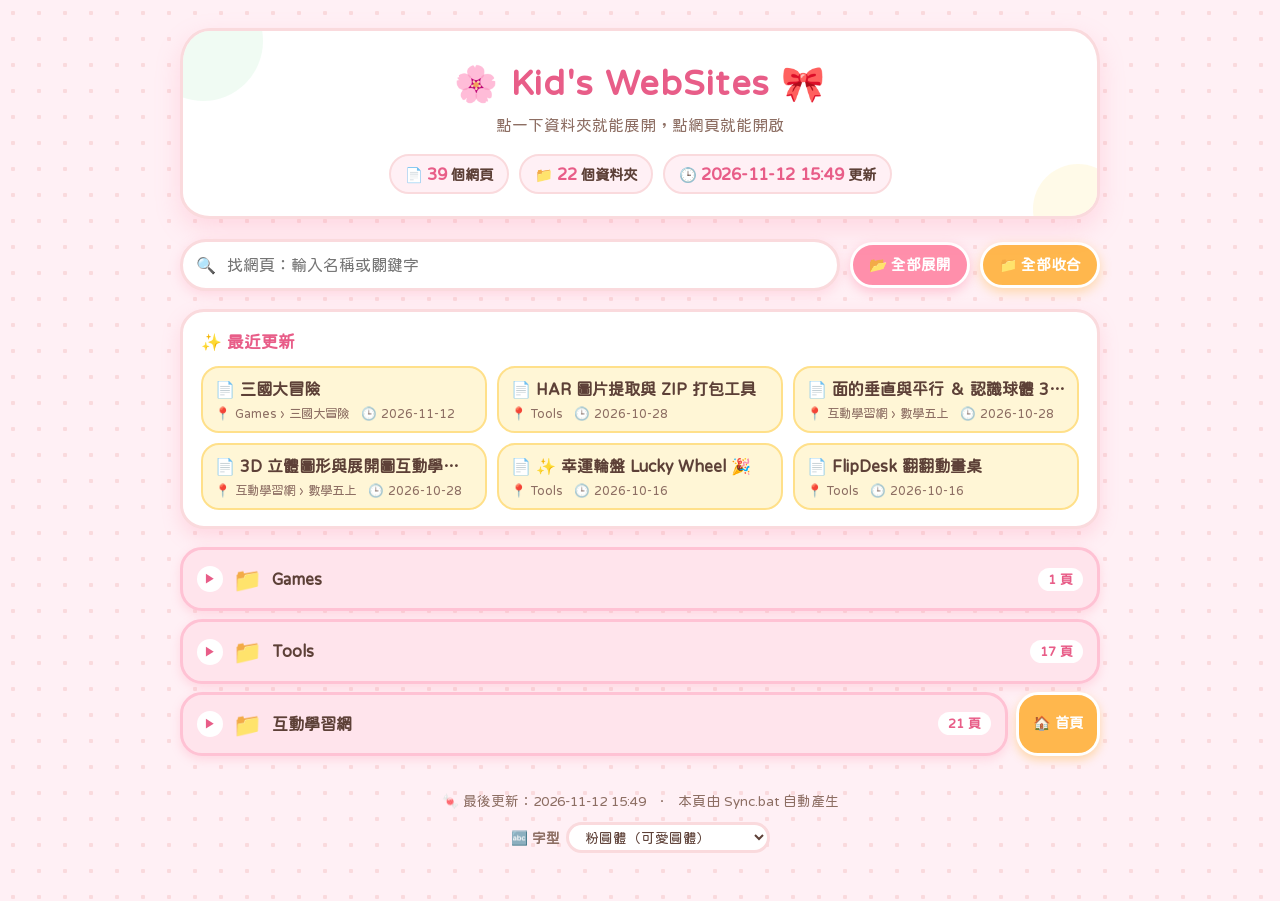
<file: index.html>
<!DOCTYPE html>
<html lang="zh-TW">
<head>
<meta charset="UTF-8">
<meta name="robots" content="noindex, nofollow">
<meta name="viewport" content="width=device-width, initial-scale=1.0">
<title>Kid&#39;s WebSites</title>
<!-- 這個檔案由 _tools/generate_index.ps1 產生，請不要直接修改；要改外觀請改 _tools/index_template.html -->
<link rel="preconnect" href="https://fonts.googleapis.com">
<link rel="preconnect" href="https://fonts.gstatic.com" crossorigin>
<!-- 字型由下方程式依 site-config.json 的 font（或訪客自己選的）載入，只下載用到的那一套 -->
<style>
  :root {
    --bg: #FFF0F5;
    --dot: #FADADD;
    --text: #5D4037;
    --muted: #8D6E63;
    --card: #FFFFFF;
    --line: #FADADD;
    --pink: #FF8FAB;
    --pink-deep: #E85D88;
    --orange: #FFB74D;
    --shadow: rgba(255, 143, 171, 0.25);
    --lv0: #FFE4EC; --lv0b: #FFC2D4;
    --lv1: #E3F7EA; --lv1b: #B5E6C6;
    --lv2: #FFF6D6; --lv2b: #FFE08A;
    --lv3: #E3F0FD; --lv3b: #B9D8F7;
    --mark: #FFE08A;
  }
  * { box-sizing: border-box; margin: 0; padding: 0; }
  html { -webkit-text-size-adjust: 100%; }
  body {
    font-family: var(--font, 'Microsoft JhengHei'), 'Microsoft JhengHei', 'PingFang TC', 'Noto Sans TC', sans-serif;
    color: var(--text);
    background-color: var(--bg);
    background-image: radial-gradient(var(--dot) 2px, transparent 2.5px);
    background-size: 26px 26px;
    line-height: 1.65;
    min-height: 100vh;
    padding: 28px 16px 48px;
    overflow-x: hidden;
  }
  .wrap { max-width: 920px; margin: 0 auto; }

  /* ---------- 標題 ---------- */
  header.hero {
    position: relative;
    background: var(--card);
    border: 3px solid var(--line);
    border-radius: 30px 30px 30px 30px / 34px 34px 26px 26px;
    box-shadow: 0 10px 24px var(--shadow);
    padding: 28px 24px 22px;
    text-align: center;
    margin-bottom: 20px;
    overflow: hidden;
  }
  header.hero::before, header.hero::after {
    content: ''; position: absolute; border-radius: 50%; opacity: .55; pointer-events: none;
  }
  header.hero::before { width: 120px; height: 120px; background: var(--lv1); top: -50px; left: -40px; }
  header.hero::after  { width: 90px;  height: 90px;  background: var(--lv2); bottom: -38px; right: -26px; }
  .hero h1 {
    position: relative;
    font-size: clamp(1.5rem, 5vw, 2.2rem);
    font-weight: 800;
    color: var(--pink-deep);
    letter-spacing: .04em;
    line-height: 1.35;
    word-break: break-word;
  }
  .hero h1 .deco { display: inline-block; animation: bob 2.6s ease-in-out infinite; }
  .hero p.sub { position: relative; color: var(--muted); margin-top: 6px; font-size: .98rem; }
  .stats { position: relative; display: flex; flex-wrap: wrap; justify-content: center; gap: 10px; margin-top: 16px; }
  .chip {
    background: var(--bg); border: 2px solid var(--line); border-radius: 50px;
    padding: 4px 14px; font-size: .9rem; font-weight: 700; white-space: nowrap;
  }
  .chip b { color: var(--pink-deep); font-size: 1.05rem; }
  @keyframes bob { 0%, 100% { transform: translateY(0) rotate(0); } 50% { transform: translateY(-5px) rotate(-6deg); } }

  /* ---------- 工具列 ---------- */
  .toolbar { display: flex; flex-wrap: wrap; gap: 10px; align-items: center; margin-bottom: 18px; }
  .search {
    flex: 1 1 240px; min-width: 0; position: relative;
  }
  .search input {
    width: 100%; font: inherit; color: var(--text);
    border: 3px solid var(--line); border-radius: 50px; background: var(--card);
    padding: 10px 44px 10px 44px; outline: none;
    box-shadow: 0 4px 12px var(--shadow);
    transition: border-color .2s, box-shadow .2s;
  }
  .search input::-webkit-search-cancel-button { -webkit-appearance: none; display: none; }
  .search input:focus { border-color: var(--pink); box-shadow: 0 6px 16px rgba(255,143,171,.4); }
  .search .ico { position: absolute; left: 16px; top: 50%; transform: translateY(-50%); pointer-events: none; }
  .search button.clear {
    position: absolute; right: 8px; top: 50%; transform: translateY(-50%);
    border: none; background: var(--bg); color: var(--muted); width: 30px; height: 30px; border-radius: 50%;
    cursor: pointer; font: inherit; display: none;
  }
  .search.has-text button.clear { display: block; }
  .btn {
    font: inherit; font-weight: 700; font-size: .92rem; cursor: pointer;
    border: 3px solid #fff; border-radius: 50px; padding: 8px 16px;
    background: var(--pink); color: #fff;
    box-shadow: 0 4px 12px rgba(255, 143, 171, .45);
    transition: transform .18s, box-shadow .18s;
    white-space: nowrap;
  }
  .btn.alt { background: var(--orange); box-shadow: 0 4px 12px rgba(255, 183, 77, .45); }
  .btn:hover { transform: scale(1.06); }
  .btn:focus-visible, .folder-head:focus-visible, a:focus-visible { outline: 3px solid var(--pink-deep); outline-offset: 2px; }

  /* ---------- 最近更新 ---------- */
  .panel {
    background: var(--card); border: 3px solid var(--line); border-radius: 24px;
    box-shadow: 0 8px 18px var(--shadow); padding: 16px 18px; margin-bottom: 18px;
  }
  .panel h2 { font-size: 1.05rem; margin-bottom: 10px; color: var(--pink-deep); }
  .recent { display: grid; grid-template-columns: repeat(auto-fill, minmax(230px, 1fr)); gap: 10px; }
  .recent a {
    display: block; text-decoration: none; color: inherit;
    background: var(--lv2); border: 2px solid var(--lv2b); border-radius: 18px; padding: 8px 12px;
    transition: transform .18s; min-width: 0;
  }
  .recent a:hover { transform: scale(1.03); }
  .recent .r-name { font-weight: 700; overflow: hidden; text-overflow: ellipsis; white-space: nowrap; }
  .recent .r-where { font-size: .78rem; color: var(--muted); overflow: hidden; text-overflow: ellipsis; white-space: nowrap; }

  /* ---------- 樹狀清單 ---------- */
  .tree, .tree ul { list-style: none; }
  .tree ul { margin: 8px 0 4px 18px; padding-left: 12px; border-left: 3px dashed var(--line); }
  .tree li { margin: 8px 0; min-width: 0; }

  .page {
    display: flex; align-items: center; gap: 12px;
    background: var(--card); border: 3px solid var(--line); border-radius: 20px;
    padding: 10px 14px; text-decoration: none; color: inherit;
    box-shadow: 0 4px 10px var(--shadow);
    transition: transform .18s, border-color .18s, box-shadow .18s;
    min-width: 0;
  }
  .page:hover { transform: scale(1.02); border-color: var(--pink); box-shadow: 0 8px 18px rgba(255,143,171,.35); }
  .page .ico { font-size: 1.45rem; flex-shrink: 0; }
  .page .info { flex: 1; min-width: 0; }
  .page .name { font-weight: 700; word-break: break-word; }
  .page .title { font-size: .82rem; color: var(--muted); word-break: break-word; }
  .page .date { font-size: .78rem; color: var(--muted); white-space: nowrap; flex-shrink: 0;
                background: var(--bg); border-radius: 50px; padding: 2px 10px; }
  .page.home-page { background: var(--lv1); border-color: var(--lv1b); }

  .folder-row { display: flex; align-items: stretch; gap: 8px; min-width: 0; }
  .folder-head {
    flex: 1; min-width: 0;
    display: flex; align-items: center; gap: 10px;
    font: inherit; color: inherit; text-align: left; cursor: pointer;
    border: 3px solid var(--lv0b); background: var(--lv0); border-radius: 22px;
    padding: 10px 14px;
    box-shadow: 0 4px 10px var(--shadow);
    transition: transform .18s, box-shadow .18s;
  }
  .folder-head:hover { transform: scale(1.015); box-shadow: 0 8px 18px rgba(255,143,171,.35); }
  .lv1 > .folder-row .folder-head { background: var(--lv1); border-color: var(--lv1b); }
  .lv2 > .folder-row .folder-head { background: var(--lv2); border-color: var(--lv2b); }
  .lv3 > .folder-row .folder-head { background: var(--lv3); border-color: var(--lv3b); }
  .folder-head .chev {
    flex-shrink: 0; width: 26px; height: 26px; border-radius: 50%; background: #fff;
    display: grid; place-items: center; font-size: .75rem; color: var(--pink-deep);
    transition: transform .25s;
  }
  .folder.open > .folder-row .chev { transform: rotate(90deg); }
  .folder-head .ico { font-size: 1.45rem; flex-shrink: 0; }
  .folder-head .name { flex: 1; min-width: 0; font-weight: 800; word-break: break-word; }
  .folder-head .count {
    flex-shrink: 0; background: #fff; border-radius: 50px; padding: 1px 10px;
    font-size: .8rem; font-weight: 700; color: var(--pink-deep);
  }
  .home-btn {
    flex-shrink: 0; display: flex; align-items: center; gap: 4px;
    text-decoration: none; font-weight: 700; font-size: .88rem; color: #fff;
    background: var(--orange); border: 3px solid #fff; border-radius: 22px; padding: 0 14px;
    box-shadow: 0 4px 10px rgba(255, 183, 77, .45);
    transition: transform .18s;
  }
  .home-btn:hover { transform: scale(1.06); }
  .folder > ul { display: none; }
  .folder.open > ul { display: block; animation: pop .22s ease-out; }
  @keyframes pop { from { opacity: 0; transform: translateY(-4px); } to { opacity: 1; transform: none; } }

  mark { background: var(--mark); color: inherit; border-radius: 6px; padding: 0 2px; }
  .empty {
    text-align: center; color: var(--muted); padding: 34px 16px;
    background: var(--card); border: 3px dashed var(--line); border-radius: 24px;
  }
  .empty .big { font-size: 2.2rem; display: block; margin-bottom: 4px; }
  footer { text-align: center; margin-top: 34px; color: var(--muted); font-size: .85rem; }
  .font-pick { display: inline-flex; align-items: center; gap: 6px; margin-top: 10px; font-weight: 700; }
  .font-pick select {
    font: inherit; font-weight: 400; color: var(--text); cursor: pointer;
    background: var(--card); border: 3px solid var(--line); border-radius: 50px; padding: 4px 12px;
    max-width: 70vw;
  }
  .font-pick select:focus-visible { outline: 3px solid var(--pink-deep); outline-offset: 2px; }

  @media (max-width: 560px) {
    body { padding: 18px 12px 40px; }
    .tree ul { margin-left: 8px; padding-left: 8px; }
    .search { flex-basis: 100%; }
    .toolbar .btn { flex: 1; }
    .recent a:nth-child(n+4) { display: none; }
    .page { flex-wrap: wrap; gap: 2px 10px; padding: 10px 12px; }
    .page .info { flex-basis: calc(100% - 46px); }
    .page .date { margin-left: 36px; }
    .folder-head { padding: 9px 10px; gap: 8px; }
    .home-btn { padding: 0 10px; }
    .home-btn .t { display: none; }
    .btn { padding: 7px 13px; font-size: .86rem; }
  }
  @media (prefers-reduced-motion: reduce) {
    *, *::before, *::after { animation: none !important; transition: none !important; }
  }
</style>
</head>
<body>
<div class="wrap">
  <header class="hero">
    <h1><span class="deco">🌸</span> <span id="siteTitle">Kid&#39;s WebSites</span> <span class="deco">🎀</span></h1>
    <p class="sub" id="siteSub"></p>
    <div class="stats" id="stats"></div>
  </header>

  <div class="toolbar">
    <div class="search" id="searchBox">
      <span class="ico">🔍</span>
      <input id="q" type="search" placeholder="找網頁：輸入名稱或關鍵字" aria-label="搜尋網頁" autocomplete="off">
      <button class="clear" id="clearQ" type="button" aria-label="清除搜尋">✕</button>
    </div>
    <button class="btn" id="expandAll" type="button">📂 全部展開</button>
    <button class="btn alt" id="collapseAll" type="button">📁 全部收合</button>
  </div>

  <section class="panel" id="recentPanel" hidden>
    <h2>✨ 最近更新</h2>
    <div class="recent" id="recent"></div>
  </section>

  <main>
    <ul class="tree" id="tree"></ul>
    <div class="empty" id="empty" hidden></div>
  </main>

  <footer>
    <div id="footer"></div>
    <label class="font-pick">🔤 字型
      <select id="fontSel" aria-label="選擇字型"></select>
    </label>
  </footer>
</div>

<script>
window.SITE_DATA = {"title":"Kid's WebSites","subtitle":"點一下資料夾就能展開，點網頁就能開啟","font":"huninn","generated":"2026-11-12 15:49","pages":39,"folders":22,"tree":{"t":"d","name":"Htmls","path":"Htmls","count":39,"mtime":"2026-11-12 00:03","index":null,"children":[{"t":"d","name":"Games","path":"Htmls/Games","count":1,"mtime":"2026-11-12 00:03","index":null,"children":[{"t":"d","name":"三國大冒險","path":"Htmls/Games/三國大冒險","count":1,"mtime":"2026-11-12 00:03","index":{"path":"Htmls/Games/三國大冒險/index.html","title":"三國大冒險","mtime":"2026-11-12 00:03"},"children":[]}]},{"t":"d","name":"Tools","path":"Htmls/Tools","count":17,"mtime":"2026-10-28 16:14","index":null,"children":[{"t":"f","name":"✨ 幸運輪盤 Lucky Wheel 🎉","title":"✨ 幸運輪盤 Lucky Wheel 🎉","path":"Htmls/Tools/✨ 幸運輪盤 Lucky Wheel 🎉.html","mtime":"2026-10-16 08:29"},{"t":"f","name":"FlipDesk","title":"FlipDesk 翻翻動畫桌","path":"Htmls/Tools/FlipDesk.html","mtime":"2026-10-16 08:29"},{"t":"f","name":"Har2Zip","title":"HAR 圖片提取與 ZIP 打包工具","path":"Htmls/Tools/Har2Zip.html","mtime":"2026-10-28 16:14"},{"t":"f","name":"JSON_TreeViewer","title":"JSON Tree Viewer Pro","path":"Htmls/Tools/JSON_TreeViewer.html","mtime":"2026-10-16 08:29"},{"t":"f","name":"Minecraft_座標方位系統","title":"Minecraft Education 座標與方位教學模擬器 (支援動態 Y 軸高度)","path":"Htmls/Tools/Minecraft_座標方位系統.html","mtime":"2026-10-16 08:29"},{"t":"f","name":"PaGamO","title":"環境與防災題庫練習","path":"Htmls/Tools/PaGamO.html","mtime":"2026-10-16 08:29"},{"t":"f","name":"PDF分割工具","title":"PDF 分割工具","path":"Htmls/Tools/PDF分割工具.html","mtime":"2026-10-16 08:29"},{"t":"f","name":"SkyEye","title":"天眼 — 書籤版安裝","path":"Htmls/Tools/SkyEye.html","mtime":"2026-10-16 08:29"},{"t":"f","name":"日式可愛風格萬年曆","title":"日式可愛風格萬年曆","path":"Htmls/Tools/日式可愛風格萬年曆.html","mtime":"2026-10-16 08:29"},{"t":"f","name":"日式可愛風教室分組工具","title":"日式可愛風教室分組工具","path":"Htmls/Tools/日式可愛風教室分組工具.html","mtime":"2026-10-16 08:29"},{"t":"f","name":"卡片列印工具","title":"卡片列印工具","path":"Htmls/Tools/卡片列印工具.html","mtime":"2026-10-16 08:29"},{"t":"f","name":"可愛月曆生成器","title":"可愛月曆生成器","path":"Htmls/Tools/可愛月曆生成器.html","mtime":"2026-10-16 08:29"},{"t":"f","name":"音樂撥放器","title":"🎵 可愛音樂播放器 🎵","path":"Htmls/Tools/音樂撥放器.html","mtime":"2026-10-16 08:29"},{"t":"f","name":"聖誕卡片內容產生器V3.0","title":"聖誕卡片內容產生器 V3.0","path":"Htmls/Tools/聖誕卡片內容產生器V3.0.html","mtime":"2026-10-16 08:29"},{"t":"f","name":"線上PDF閱讀器","title":"線上PDF閱讀器","path":"Htmls/Tools/線上PDF閱讀器.html","mtime":"2026-10-16 08:29"},{"t":"f","name":"課堂搶答王題庫編輯器","title":"課堂搶答王・題庫編輯器","path":"Htmls/Tools/課堂搶答王題庫編輯器.html","mtime":"2026-10-16 08:29"},{"t":"f","name":"鋼琴瀑布譜","title":"鋼琴瀑布譜 🎹","path":"Htmls/Tools/鋼琴瀑布譜.html","mtime":"2026-10-16 08:29"}]},{"t":"d","name":"互動學習網","path":"Htmls/互動學習網","count":21,"mtime":"2026-10-28 10:09","index":{"path":"Htmls/互動學習網/index.html","title":"互動學習網","mtime":"2026-10-16 08:29"},"children":[{"t":"d","name":"Math","path":"Htmls/互動學習網/Math","count":1,"mtime":"2026-10-16 08:29","index":{"path":"Htmls/互動學習網/Math/index.html","title":"翰翰數學","mtime":"2026-10-16 08:29"},"children":[]},{"t":"d","name":"自然五上","path":"Htmls/互動學習網/自然五上","count":6,"mtime":"2026-10-16 08:29","index":{"path":"Htmls/互動學習網/自然五上/index.html","title":"自然五上｜互動學習網","mtime":"2026-10-16 08:29"},"children":[{"t":"d","name":"單元1_太陽的祕密","path":"Htmls/互動學習網/自然五上/單元1_太陽的祕密","count":2,"mtime":"2026-10-16 08:29","index":{"path":"Htmls/互動學習網/自然五上/單元1_太陽的祕密/index.html","title":"單元1 太陽的祕密｜自然五上｜互動學習網","mtime":"2026-10-16 08:29"},"children":[{"t":"f","name":"四季太陽3D","title":"嘉義四季太陽 3D 觀測站｜自然五上｜互動學習網","path":"Htmls/互動學習網/自然五上/單元1_太陽的祕密/四季太陽3D.html","mtime":"2026-10-16 08:29"}]},{"t":"d","name":"單元2_千變萬化的植物","path":"Htmls/互動學習網/自然五上/單元2_千變萬化的植物","count":1,"mtime":"2026-10-16 08:29","index":{"path":"Htmls/互動學習網/自然五上/單元2_千變萬化的植物/index.html","title":"單元2 千變萬化的植物｜自然五上｜互動學習網","mtime":"2026-10-16 08:29"},"children":[]},{"t":"d","name":"單元3_神奇的水溶液","path":"Htmls/互動學習網/自然五上/單元3_神奇的水溶液","count":1,"mtime":"2026-10-16 08:29","index":{"path":"Htmls/互動學習網/自然五上/單元3_神奇的水溶液/index.html","title":"單元3 神奇的水溶液｜自然五上｜互動學習網","mtime":"2026-10-16 08:29"},"children":[]},{"t":"d","name":"單元4_力與運動","path":"Htmls/互動學習網/自然五上/單元4_力與運動","count":1,"mtime":"2026-10-16 08:29","index":{"path":"Htmls/互動學習網/自然五上/單元4_力與運動/index.html","title":"單元4 力與運動｜自然五上｜互動學習網","mtime":"2026-10-16 08:29"},"children":[]}]},{"t":"d","name":"自然六上","path":"Htmls/互動學習網/自然六上","count":3,"mtime":"2026-10-16 08:29","index":{"path":"Htmls/互動學習網/自然六上/index.html","title":"自然六上｜互動學習網","mtime":"2026-10-16 08:29"},"children":[{"t":"d","name":"單元1_熱的影響與傳播","path":"Htmls/互動學習網/自然六上/單元1_熱的影響與傳播","count":1,"mtime":"2026-10-16 08:29","index":{"path":"Htmls/互動學習網/自然六上/單元1_熱的影響與傳播/index.html","title":"單元1 熱的影響與傳播｜自然六上｜互動學習網","mtime":"2026-10-16 08:29"},"children":[]},{"t":"d","name":"單元2_多變的天氣","path":"Htmls/互動學習網/自然六上/單元2_多變的天氣","count":1,"mtime":"2026-10-16 08:29","index":{"path":"Htmls/互動學習網/自然六上/單元2_多變的天氣/index.html","title":"單元2 多變的天氣｜自然六上｜互動學習網","mtime":"2026-10-16 08:29"},"children":[]}]},{"t":"d","name":"社會五上","path":"Htmls/互動學習網/社會五上","count":5,"mtime":"2026-10-16 08:29","index":{"path":"Htmls/互動學習網/社會五上/index.html","title":"社會五上｜互動學習網","mtime":"2026-10-16 08:29"},"children":[{"t":"d","name":"單元1_臺灣的位置與先民足跡","path":"Htmls/互動學習網/社會五上/單元1_臺灣的位置與先民足跡","count":1,"mtime":"2026-10-16 08:29","index":{"path":"Htmls/互動學習網/社會五上/單元1_臺灣的位置與先民足跡/index.html","title":"單元1 臺灣的位置與先民足跡｜社會五上｜互動學習網","mtime":"2026-10-16 08:29"},"children":[]},{"t":"d","name":"單元2_臺灣登上國際舞臺","path":"Htmls/互動學習網/社會五上/單元2_臺灣登上國際舞臺","count":1,"mtime":"2026-10-16 08:29","index":{"path":"Htmls/互動學習網/社會五上/單元2_臺灣登上國際舞臺/index.html","title":"單元2 臺灣登上國際舞臺｜社會五上｜互動學習網","mtime":"2026-10-16 08:29"},"children":[]},{"t":"d","name":"單元3_成為清帝國的領土","path":"Htmls/互動學習網/社會五上/單元3_成為清帝國的領土","count":1,"mtime":"2026-10-16 08:29","index":{"path":"Htmls/互動學習網/社會五上/單元3_成為清帝國的領土/index.html","title":"單元3 成為清帝國的領土｜社會五上｜互動學習網","mtime":"2026-10-16 08:29"},"children":[]},{"t":"d","name":"單元4_土地的利用與變遷","path":"Htmls/互動學習網/社會五上/單元4_土地的利用與變遷","count":1,"mtime":"2026-10-16 08:29","index":{"path":"Htmls/互動學習網/社會五上/單元4_土地的利用與變遷/index.html","title":"單元4 土地的利用與變遷｜社會五上｜互動學習網","mtime":"2026-10-16 08:29"},"children":[]}]},{"t":"d","name":"社會六上","path":"Htmls/互動學習網/社會六上","count":3,"mtime":"2026-10-16 08:29","index":{"path":"Htmls/互動學習網/社會六上/index.html","title":"社會六上｜互動學習網","mtime":"2026-10-16 08:29"},"children":[{"t":"d","name":"單元1_消費選擇與理財規劃","path":"Htmls/互動學習網/社會六上/單元1_消費選擇與理財規劃","count":1,"mtime":"2026-10-16 08:29","index":{"path":"Htmls/互動學習網/社會六上/單元1_消費選擇與理財規劃/index.html","title":"單元1 消費選擇與理財規劃｜社會六上｜互動學習網","mtime":"2026-10-16 08:29"},"children":[]},{"t":"d","name":"單元2_戰後經濟轉型與生活轉變","path":"Htmls/互動學習網/社會六上/單元2_戰後經濟轉型與生活轉變","count":1,"mtime":"2026-10-16 08:29","index":{"path":"Htmls/互動學習網/社會六上/單元2_戰後經濟轉型與生活轉變/index.html","title":"單元2 戰後經濟轉型與生活轉變｜社會六上｜互動學習網","mtime":"2026-10-16 08:29"},"children":[]}]},{"t":"d","name":"數學五上","path":"Htmls/互動學習網/數學五上","count":2,"mtime":"2026-10-28 10:09","index":null,"children":[{"t":"f","name":"3d","title":"3D 立體圖形與展開圖互動學習樂園","path":"Htmls/互動學習網/數學五上/3d.html","mtime":"2026-10-28 08:32"},{"t":"f","name":"code_artifact","title":"面的垂直與平行 ＆ 認識球體 3D 互動實驗室","path":"Htmls/互動學習網/數學五上/code_artifact.html","mtime":"2026-10-28 10:09"}]}]}]}};
</script>
<script>
(function () {
  'use strict';
  var D = window.SITE_DATA;
  var STORE_KEY = 'ws-tree-open:' + location.pathname;
  var openSet = loadOpen();
  var treeEl = document.getElementById('tree');
  var emptyEl = document.getElementById('empty');
  var qEl = document.getElementById('q');
  var allPages = [];   // { node, where }

  function loadOpen() {
    try { return new Set(JSON.parse(localStorage.getItem(STORE_KEY) || '[]')); } catch (e) { return new Set(); }
  }
  function saveOpen() {
    try { localStorage.setItem(STORE_KEY, JSON.stringify(Array.from(openSet))); } catch (e) {}
  }
  function href(path) {
    return './' + path.split('/').map(encodeURIComponent).join('/');
  }
  function el(tag, cls, text) {
    var e = document.createElement(tag);
    if (cls) e.className = cls;
    if (text != null) e.textContent = text;
    return e;
  }
  // 顯示路徑時拿掉最前面的 Htmls
  function where(path) {
    var parts = path.split('/'); parts.shift(); parts.pop();
    return parts.length ? parts.join(' › ') : '最上層';
  }
  // 把關鍵字標上螢光筆（用 DOM 組，不用 innerHTML，檔名有特殊字元也安全）
  function setText(node, text, q) {
    node.textContent = '';
    if (!q) { node.textContent = text; return; }
    var low = text.toLowerCase(), i = 0, j;
    while ((j = low.indexOf(q, i)) !== -1) {
      if (j > i) node.appendChild(document.createTextNode(text.slice(i, j)));
      node.appendChild(el('mark', null, text.slice(j, j + q.length)));
      i = j + q.length;
    }
    if (i < text.length) node.appendChild(document.createTextNode(text.slice(i)));
  }

  function pageItem(f, q, icon, extraCls) {
    var a = el('a', 'page' + (extraCls ? ' ' + extraCls : ''));
    a.href = href(f.path);
    a.appendChild(el('span', 'ico', icon || '📄'));
    var info = el('span', 'info');
    // 顯示網頁的 <title>；沒有 title 才用檔名。檔名放在滑鼠提示裡
    var nm = el('span', 'name'); setText(nm, label(f), q); info.appendChild(nm); nm.style.display = 'block';
    a.title = (f.title ? f.title + '\n' : '') + '檔案：' + f.path.split('/').pop();
    a.appendChild(info);
    if (f.mtime) a.appendChild(el('span', 'date', '🕒 ' + f.mtime.slice(0, 10)));
    return a;
  }

  // 首頁只顯示 title 中「｜」（或半形 |）前面的第一段，例如「單元1 太陽的祕密｜自然五上｜互動學習網」→「單元1 太陽的祕密」
  function shortTitle(t) {
    if (!t) return '';
    var first = t.split(/[｜|]/)[0].trim();
    return first || t.trim();
  }
  function label(f) { return shortTitle(f.title) || f.name; }
  function matches(text, q) { return !!text && text.toLowerCase().indexOf(q) !== -1; }

  // 回傳 <li> 或 null（搜尋時沒有符合的就不顯示）
  function buildFolder(d, depth, q) {
    // 資料夾有 index.html 就顯示它的 <title>，沒有才用資料夾名稱
    var folderLabel = (d.index && shortTitle(d.index.title)) || d.name;
    var selfHit = q && (matches(d.name, q) || matches(folderLabel, q));
    var kids = [];
    d.children.forEach(function (c) {
      var li = c.t === 'd' ? buildFolder(c, depth + 1, selfHit ? '' : q) : buildFile(c, q && !selfHit ? q : '');
      if (li) kids.push(li);
    });
    var indexHit = q && d.index && matches(d.index.title, q);
    if (q && !selfHit && !indexHit && kids.length === 0) return null;

    // 只有 index.html、沒有其他網頁的資料夾 → 直接當一個網頁顯示
    if (d.index && d.children.length === 0) {
      var li0 = el('li');
      li0.appendChild(pageItem({ name: d.name, title: d.index.title, path: d.index.path, mtime: d.index.mtime }, q, '🏠', 'home-page'));
      return li0;
    }

    var li = el('li', 'folder lv' + (depth % 4));
    var open = q ? true : openSet.has(d.path);
    if (open) li.classList.add('open');
    var row = el('div', 'folder-row');
    var head = el('button', 'folder-head');
    head.type = 'button';
    head.setAttribute('aria-expanded', open ? 'true' : 'false');
    head.appendChild(el('span', 'chev', '▶'));
    head.appendChild(el('span', 'ico', open ? '📂' : '📁'));
    var nm = el('span', 'name'); setText(nm, folderLabel, q); head.appendChild(nm);
    head.title = (d.index && d.index.title ? d.index.title + '\n' : '') + '資料夾：' + d.name;
    head.appendChild(el('span', 'count', d.count + ' 頁'));
    head.addEventListener('click', function () {
      var now = !li.classList.contains('open');
      li.classList.toggle('open', now);
      head.setAttribute('aria-expanded', now ? 'true' : 'false');
      head.querySelector('.ico').textContent = now ? '📂' : '📁';
      if (!qEl.value.trim()) { if (now) openSet.add(d.path); else openSet.delete(d.path); saveOpen(); }
    });
    row.appendChild(head);
    if (d.index) {
      var hb = el('a', 'home-btn');
      hb.href = href(d.index.path);
      hb.title = '開啟「' + d.name + '」的首頁';
      hb.appendChild(el('span', null, '🏠'));
      hb.appendChild(el('span', 't', '首頁'));
      row.appendChild(hb);
    }
    li.appendChild(row);
    li.dataset.path = d.path;
    var ul = el('ul');
    kids.forEach(function (k) { ul.appendChild(k); });
    li.appendChild(ul);
    return li;
  }
  function buildFile(f, q) {
    if (q && !matches(f.name, q) && !matches(f.title, q)) return null;
    var li = el('li');
    li.appendChild(pageItem(f, q));
    return li;
  }

  function collect(d) {
    if (d.index) allPages.push({ name: shortTitle(d.index.title) || d.name, path: d.index.path, mtime: d.index.mtime });
    d.children.forEach(function (c) {
      if (c.t === 'd') collect(c); else allPages.push({ name: label(c), path: c.path, mtime: c.mtime });
    });
  }

  function render() {
    var q = qEl.value.trim().toLowerCase();
    document.getElementById('searchBox').classList.toggle('has-text', !!q);
    treeEl.textContent = '';
    var n = 0;
    D.tree.children.forEach(function (c) {
      var li = c.t === 'd' ? buildFolder(c, 0, q) : buildFile(c, q);
      if (li) { treeEl.appendChild(li); n++; }
    });
    emptyEl.hidden = n > 0;
    if (n === 0) {
      emptyEl.textContent = '';
      emptyEl.appendChild(el('span', 'big', q ? '🔎' : '🌱'));
      emptyEl.appendChild(document.createTextNode(q ? '找不到「' + qEl.value.trim() + '」，換個關鍵字試試看～' : '目前還沒有網頁，把 .html 檔放進 Htmls 資料夾就會出現在這裡喔！'));
    }
    document.getElementById('recentPanel').hidden = !!q || allPages.length < 4;
  }

  function setAll(open) {
    qEl.value = '';
    openSet = new Set();
    if (open) {
      (function walk(d) { d.children.forEach(function (c) { if (c.t === 'd') { openSet.add(c.path); walk(c); } }); })(D.tree);
    }
    saveOpen();
    render();
  }

  // ---------- 初始化 ----------
  document.title = D.title;
  document.getElementById('siteTitle').textContent = D.title;
  document.getElementById('siteSub').textContent = D.subtitle || '';
  var stats = document.getElementById('stats');
  [['📄', D.pages, ' 個網頁'], ['📁', D.folders, ' 個資料夾'], ['🕒', D.generated, ' 更新']].forEach(function (s) {
    var c = el('span', 'chip');
    c.appendChild(document.createTextNode(s[0] + ' '));
    c.appendChild(el('b', null, String(s[1])));
    c.appendChild(document.createTextNode(s[2]));
    stats.appendChild(c);
  });
  document.getElementById('footer').textContent = '🍬 最後更新：' + D.generated + '　·　本頁由 Sync.bat 自動產生';

  // ---------- 字型：預設用 site-config.json 的 font，訪客可在頁尾自己換（記在這台瀏覽器） ----------
  // 都是有完整繁體中文的字型；舊版用的 M PLUS Rounded 1c 是日文字型，缺「啟圖錄關」等字，會混到別的字型
  var FONTS = {
    huninn: { label: '粉圓體（可愛圓體）', family: "'Huninn'", css: 'Huninn' },
    chiron: { label: '昭源圓體（端正圓體）', family: "'Chiron GoRound TC'", css: 'Chiron+GoRound+TC:wght@400;700;800' },
    iansui: { label: '芫荽（手寫風）', family: "'Iansui'", css: 'Iansui' },
    wenkai: { label: '霞鶩文楷（楷書風）', family: "'LXGW WenKai TC'", css: 'LXGW+WenKai+TC:wght@400;700' },
    system: { label: '微軟正黑體（不用下載）', family: "'Microsoft JhengHei'", css: '' }
  };
  var FONT_KEY = 'ws-font:' + location.pathname;
  var fontSel = document.getElementById('fontSel');
  Object.keys(FONTS).forEach(function (k) {
    var o = el('option', null, FONTS[k].label); o.value = k; fontSel.appendChild(o);
  });
  function applyFont(key) {
    if (!FONTS[key]) key = 'huninn';
    var f = FONTS[key];
    if (f.css) {
      var link = document.getElementById('fontCss');
      if (!link) { link = document.createElement('link'); link.id = 'fontCss'; link.rel = 'stylesheet'; document.head.appendChild(link); }
      link.href = 'https://fonts.googleapis.com/css2?family=' + f.css + '&display=swap';
    }
    document.documentElement.style.setProperty('--font', f.family);
    fontSel.value = key;
  }
  var savedFont = null;
  try { savedFont = localStorage.getItem(FONT_KEY); } catch (e) {}
  applyFont(savedFont || D.font || 'huninn');
  fontSel.addEventListener('change', function () {
    applyFont(fontSel.value);
    try { localStorage.setItem(FONT_KEY, fontSel.value); } catch (e) {}
  });

  collect(D.tree);
  var recent = allPages.slice().sort(function (a, b) { return a.mtime < b.mtime ? 1 : a.mtime > b.mtime ? -1 : 0; }).slice(0, 6);
  var recentEl = document.getElementById('recent');
  recent.forEach(function (p) {
    var a = el('a'); a.href = href(p.path);
    a.appendChild(el('div', 'r-name', '📄 ' + p.name));
    a.appendChild(el('div', 'r-where', '📍 ' + where(p.path) + '　🕒 ' + (p.mtime || '').slice(0, 10)));
    recentEl.appendChild(a);
  });

  var timer;
  qEl.addEventListener('input', function () { clearTimeout(timer); timer = setTimeout(render, 120); });
  document.getElementById('clearQ').addEventListener('click', function () { qEl.value = ''; render(); qEl.focus(); });
  document.getElementById('expandAll').addEventListener('click', function () { setAll(true); });
  document.getElementById('collapseAll').addEventListener('click', function () { setAll(false); });
  render();
})();
</script>
</body>
</html>
</file>
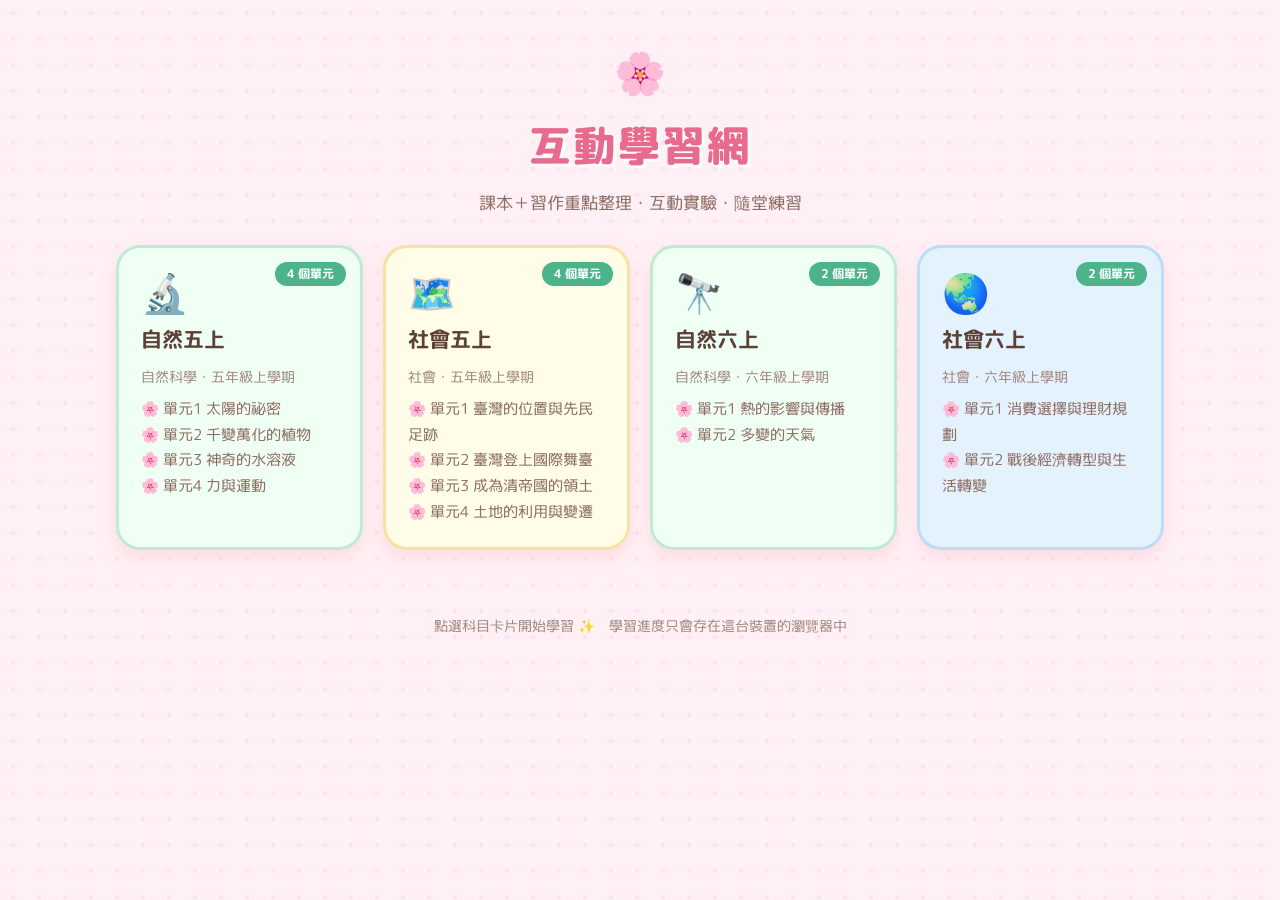
<file: Htmls/互動學習網/index.html>
<!DOCTYPE html>
<html lang="zh-TW">
<head>
  <meta charset="UTF-8">
  <meta name="robots" content="noindex, nofollow">
  <meta name="viewport" content="width=device-width, initial-scale=1.0">
  <title>互動學習網</title>
  <link rel="preconnect" href="https://fonts.googleapis.com">
  <link rel="preconnect" href="https://fonts.gstatic.com" crossorigin>
  <link href="https://fonts.googleapis.com/css2?family=M+PLUS+Rounded+1c:wght@400;700;800&family=Nunito:wght@400;700;800&display=swap" rel="stylesheet">
  <link rel="stylesheet" href="assets/hub.css">
</head>
<body data-page="portal">
  <div id="app"></div>
  <script src="assets/catalog.js"></script>
  <script src="assets/hub.js"></script>
</body>
</html>
</file>
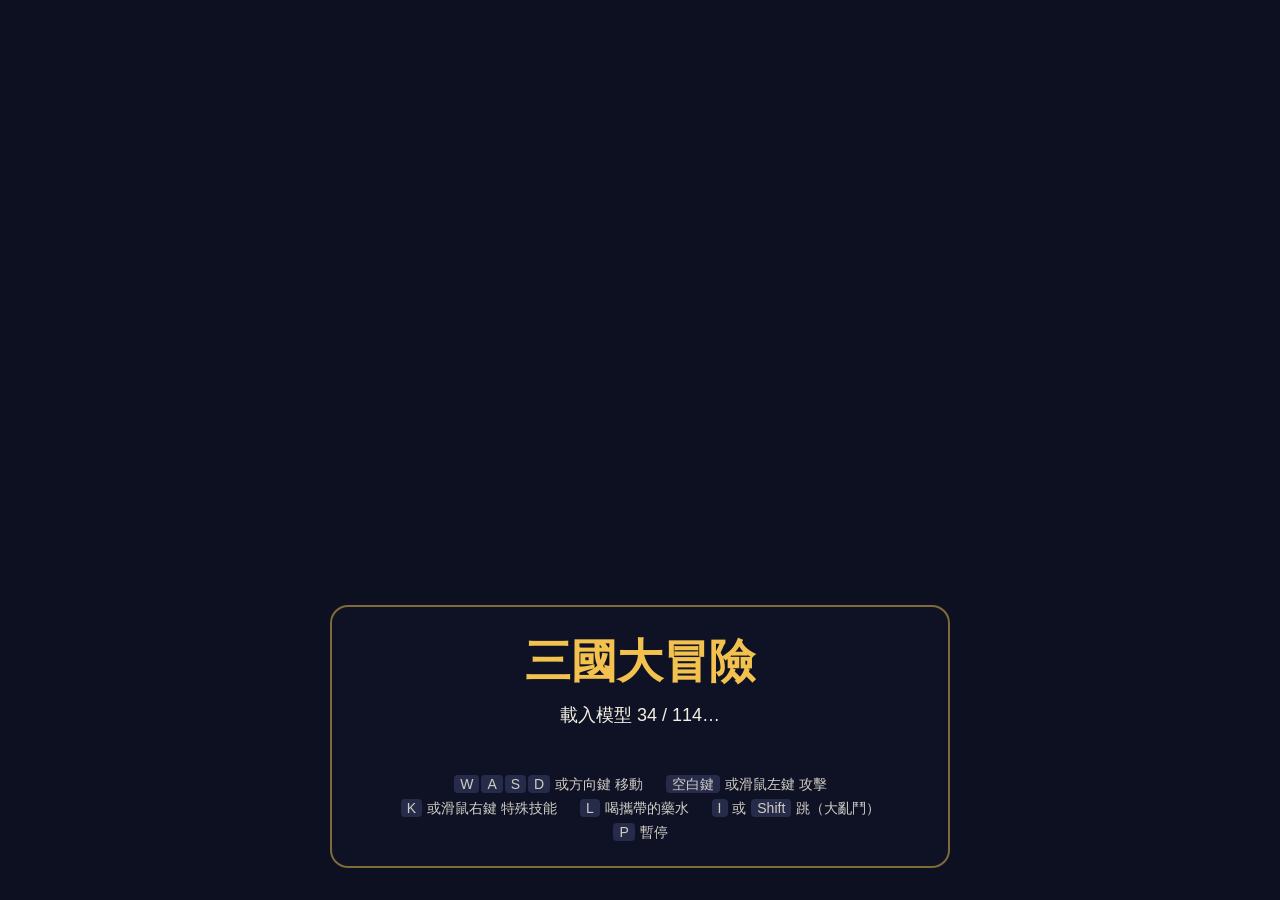
<file: Htmls/Games/三國大冒險/index.html>
<!doctype html>
<html lang="zh-Hant">
<head>
<meta charset="utf-8">
<meta name="viewport" content="width=device-width, initial-scale=1, maximum-scale=1, user-scalable=no, viewport-fit=cover">
<meta name="mobile-web-app-capable" content="yes">
<meta name="apple-mobile-web-app-capable" content="yes">
<title>三國大冒險</title>
<link rel="stylesheet" href="src/ui/style.css">
<script type="importmap">
{ "imports": { "three": "./vendor/three/three.module.js", "three/addons/": "./vendor/three/jsm/" } }
</script>
</head>
<body>
<canvas id="game"></canvas>

<div id="hud" hidden>
  <div id="hearts" aria-label="生命"></div>
  <div id="waveInfo"></div>
  <div id="scoreBox">
    <div id="score"></div>
    <div id="coins" aria-label="金幣"><i></i><span id="coinCount">0</span></div>
  </div>
</div>
<div id="bossBar" hidden>
  <b id="bossName"></b>
  <div id="bossTrack"><i id="bossFill"></i></div>
</div>
<div id="buffs" hidden></div>
<div id="abilities"></div>
<div id="banner"></div>
<div id="flash"></div>

<!-- 選將畫面（2026-11-11）：左邊陣營、中間可拖曳滑動的武將卡片、下面是選中武將的資料與關卡 -->
<div id="generalSelect" hidden>
  <header class="gsHead">
    <button id="gsBack" class="gsBack" tabindex="-1" aria-label="返回">‹</button>
    <h1>選擇武將</h1>
    <p id="gsHint"></p>
  </header>
  <nav id="gsFactions"></nav>
  <div id="gsTrack"></div>
  <footer class="gsFoot">
    <div id="gsInfo"></div>
    <div id="gsLevels"></div>
    <div class="gsButtons">
      <button id="gsShop" tabindex="-1">商店</button>
      <button id="gsGo">出發</button>
    </div>
  </footer>
</div>

<div id="overlay">
  <div class="panel">
    <h1 id="overlayTitle">三國大冒險</h1>
    <p id="overlayText">載入中…</p>
    <div id="factionList" hidden></div>
    <div id="characterList" hidden></div>
    <div id="levelList" hidden></div>
    <div id="overlayButtons">
      <button id="overlayButton" hidden>開始遊戲</button>
      <button id="overlaySecond" hidden></button>
      <button id="overlayThird" hidden></button>
    </div>
    <div id="legend"></div>
    <div id="controls">
      <span><kbd>W</kbd><kbd>A</kbd><kbd>S</kbd><kbd>D</kbd> 或方向鍵 移動</span>
      <span><kbd>空白鍵</kbd> 或滑鼠左鍵 攻擊</span>
      <span><kbd>K</kbd> 或滑鼠右鍵 特殊技能</span>
      <span><kbd>L</kbd> 喝攜帶的藥水</span>
      <span><kbd>I</kbd> 或 <kbd>Shift</kbd> 跳（大亂鬥）</span>
      <span><kbd>P</kbd> 暫停</span>
    </div>
    <div id="touchHelp">
      <span>🕹️ 左手：在左半邊按住拖曳移動</span>
      <span>⚔️ 右手：按住攻擊鍵連續攻擊</span>
      <span>攻擊鍵旁的小按鈕：技能、藥水</span>
      <span>⏸ 右上角暫停</span>
    </div>
  </div>
</div>

<div id="shopBubble" hidden></div>
<div id="shop" hidden>
  <div id="shopHead">
    <h1>商店</h1>
    <div id="shopWho"></div>
    <div id="shopWallet"><i></i><span id="shopCoins">0</span></div>
  </div>
  <div id="shopList"></div>
  <div id="shopFoot">
    <button id="shopBack">離開商店</button>
    <small>↑↓ 選商品　←→ 換武將　Q／E 換陣營　Enter 購買　Esc 離開</small>
    <button id="shopReset">重置進度</button>
  </div>
</div>

<!-- 商店的武將選單：放在畫面下方，先選陣營再選武將（2026-11-09，37 位武將擠在上方一排太小） -->
<div id="shopRoster" hidden>
  <div id="shopFactions"></div>
  <div id="shopChars"></div>
</div>

<script type="module" src="src/main.js"></script>
</body>
</html>
</file>
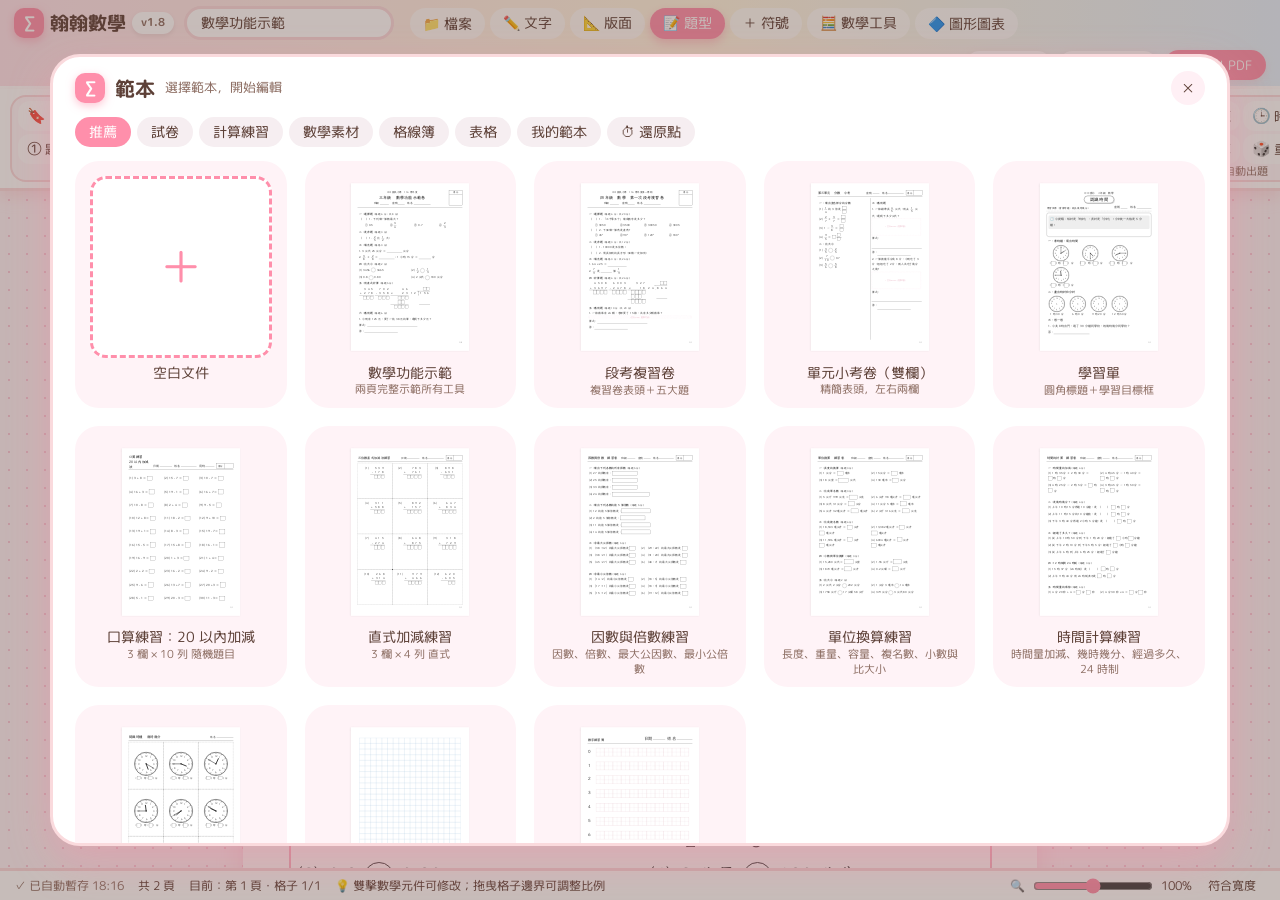
<file: Htmls/互動學習網/Math/index.html>
<!DOCTYPE html>
<html lang="zh-Hant">
<head>
<meta charset="UTF-8">
<meta name="viewport" content="width=device-width, initial-scale=1.0">
<title>翰翰數學</title>
<link rel="preconnect" href="https://fonts.googleapis.com">
<link rel="preconnect" href="https://fonts.gstatic.com" crossorigin>
<link href="https://fonts.googleapis.com/css2?family=M+PLUS+Rounded+1c:wght@400;700&family=Noto+Sans+TC:wght@400;700&family=Noto+Serif+TC:wght@400;700&family=LXGW+WenKai+TC:wght@400;700&family=Iansui&display=swap" rel="stylesheet">
<style>
:root{
  --pink:#FF8FAB;--pink2:#FADADD;--pinkbg:#FFF0F5;--mint:#F0FFF4;--cream:#FFFDE7;--sky:#E3F2FD;
  --txt:#5D4037;--txt2:#8D6E63;--orange:#FFB74D;--teal:#4DB6AC;
  --shadow:0 6px 14px rgba(255,182,193,.35);
}
*{box-sizing:border-box}
html,body{margin:0;height:100%}
body{font-family:'M PLUS Rounded 1c','Noto Sans TC',sans-serif;color:var(--txt);background:var(--pinkbg);display:flex;flex-direction:column;overflow:hidden;line-height:1.6}
button{font-family:inherit}
.hidden{display:none!important}

/* ---------- App bar ---------- */
#appbar{display:flex;align-items:center;gap:10px;padding:6px 14px;background:linear-gradient(90deg,#FFE4EC,#FFF6E0 55%,#E3F2FD);border-bottom:3px solid #fff;flex-wrap:wrap}
.logo{font-weight:700;font-size:19px;white-space:nowrap;display:flex;align-items:center;gap:6px}
.logo .mascot{display:inline-flex;width:30px;height:30px;border-radius:10px;background:var(--pink);color:#fff;align-items:center;justify-content:center;font-size:16px;box-shadow:0 3px 8px rgba(255,143,171,.5);animation:bob 3s ease-in-out infinite}
@keyframes bob{0%,100%{transform:translateY(0)}50%{transform:translateY(-3px)}}
.verbadge{border:none;background:#fff;color:var(--txt2);border-radius:50px;padding:2px 9px;font:inherit;font-size:11px;font-weight:700;cursor:pointer;box-shadow:0 2px 5px rgba(0,0,0,.08);transition:transform .2s,color .2s}
.verbadge:hover{transform:scale(1.08);color:var(--pink)}
.verlog{max-height:52vh;overflow:auto;font-size:13px;line-height:1.75}
.verlog h4{margin:12px 0 4px;font-size:14px;display:flex;align-items:center;gap:7px}
.verlog h4:first-child{margin-top:0}
.verlog .vtag{background:var(--pink);color:#fff;border-radius:50px;padding:1px 9px;font-size:11px;flex:none}
.verlog h4 small{color:var(--txt2);font-weight:400;font-size:11px}
.verlog ul{margin:0 0 6px;padding-left:20px}
.verlog li{margin:2px 0}
#docname{border:3px solid var(--pink2);border-radius:50px;padding:3px 14px;font:inherit;font-size:14px;color:var(--txt);background:#fff;width:210px;max-width:40vw}
#saveState{font-size:12px;color:var(--txt2)}
#tabs{display:flex;gap:5px;flex-wrap:wrap;margin-left:6px}
.tab{border:none;background:rgba(255,255,255,.7);color:var(--txt);border-radius:50px;padding:5px 13px;font-size:14px;cursor:pointer;transition:transform .2s,background .2s}
.tab:hover{transform:scale(1.05);background:#fff}
.tab.on{background:var(--pink);color:#fff;box-shadow:0 4px 10px rgba(255,143,171,.45)}
.appbar-right{margin-left:auto;display:flex;gap:6px;align-items:center}
.pill{border:none;border-radius:50px;padding:5px 14px;font-size:13px;cursor:pointer;background:#fff;color:var(--txt);box-shadow:0 3px 8px rgba(255,182,193,.35);transition:transform .2s}
.pill:hover{transform:scale(1.06)}
.pill.primary{background:var(--pink);color:#fff}
.pill.orange{background:var(--orange);color:#fff}
.pill.on{background:#E53935;color:#fff}

/* ---------- Ribbon ---------- */
#ribbon{background:#fff;border-bottom:3px solid var(--pink2);padding:6px 10px;display:flex;flex-wrap:nowrap;overflow-x:auto;scrollbar-width:thin;gap:6px;box-shadow:var(--shadow);position:relative;z-index:5;align-items:stretch}
.grp{display:flex;flex-direction:column;flex:none;background:#FFF8FB;border:2px solid var(--pink2);border-radius:16px;padding:4px 6px 1px}
.grp-items{display:grid;grid-auto-flow:column;grid-template-rows:repeat(2,auto);gap:3px;align-items:center;justify-items:start;flex:1}
.grp-label{font-size:10.5px;color:var(--txt2);text-align:center;line-height:1.4}
.tb{display:inline-flex;align-items:center;gap:3px;border:2px solid transparent;background:#fff;border-radius:12px;padding:2px 7px;font-size:13px;color:var(--txt);cursor:pointer;min-height:30px;transition:transform .15s,background .15s;white-space:nowrap;line-height:1.2}
.tb:hover{background:#FFE4EC;transform:scale(1.05)}
.tb.on{background:var(--pink);color:#fff}
.tb.sym{min-width:30px;justify-content:center;font-family:'Noto Sans TC',sans-serif;font-size:16px;padding:2px 5px}
.tb .ic{font-size:15px}
.tb .caret{font-size:10px;opacity:.7}
.tb b.fmt{font-family:serif;font-size:15px}
select.ts{border:2px solid var(--pink2);border-radius:12px;padding:2px 4px;font:inherit;font-size:13px;color:var(--txt);background:#fff;height:30px;max-width:130px}
.colorbtn{position:relative;display:inline-flex;align-items:center;gap:2px;border-radius:12px;background:#fff;padding:0 4px;height:30px;border:2px solid transparent;cursor:pointer}
.colorbtn:hover{background:#FFE4EC}
.colorbtn input{width:26px;height:22px;border:none;padding:0;background:none;cursor:pointer}

/* ---------- Menu ---------- */
#menu{position:fixed;z-index:60;background:#fff;border:3px solid var(--pink2);border-radius:16px;padding:6px;box-shadow:0 10px 24px rgba(255,143,171,.35);max-height:70vh;overflow:auto;min-width:160px}
#menu .mi{display:block;width:100%;text-align:left;border:none;background:none;padding:6px 12px;border-radius:10px;font-size:14px;color:var(--txt);cursor:pointer;white-space:nowrap}
#menu .mi:hover{background:#FFE4EC}
#menu .msep{height:2px;background:var(--pink2);margin:4px 6px;border-radius:2px}
#menu .mh{font-size:11px;color:var(--txt2);padding:2px 10px}
#menu.grid{display:grid;grid-template-columns:repeat(6,auto);gap:2px;min-width:0}
#menu.grid .mi{text-align:center;font-family:'Noto Sans TC',sans-serif;font-size:17px;padding:5px 8px}
#menu.grid .mh,#menu.grid .msep{grid-column:1/-1}

/* ---------- Main ---------- */
#main{flex:1;display:flex;min-height:0}
#workspace{flex:1;overflow:auto;background-color:#FDF3F7;background-image:radial-gradient(#F8C8D8 1px,transparent 1px);background-size:18px 18px;padding:20px 24px 60px;position:relative}
#pages{zoom:var(--zoom,1);display:flex;flex-direction:column;align-items:center;width:max-content;margin:0 auto}
.page-wrap{margin-bottom:22px}
.page-bar{display:flex;align-items:center;gap:5px;margin:0 0 6px;font-size:13px}
.page-bar b{background:#fff;border-radius:50px;padding:1px 12px;border:2px solid var(--pink2);font-weight:700}
.pb{border:none;background:#fff;border-radius:50px;padding:2px 10px;cursor:pointer;font-size:12px;color:var(--txt);transition:transform .15s}
.pb:hover{background:var(--pink);color:#fff;transform:scale(1.05)}
.addpage{border:3px dashed var(--pink);background:rgba(255,255,255,.7);color:var(--txt);border-radius:24px;padding:10px 30px;font-size:15px;cursor:pointer;margin-bottom:30px;transition:transform .2s}
.addpage:hover{transform:scale(1.05);background:#fff}
#statusbar{display:flex;gap:14px;align-items:center;padding:3px 14px;background:#fff;border-top:3px solid var(--pink2);font-size:12px;flex-wrap:wrap}
#statusbar .sp{margin-left:auto;display:flex;align-items:center;gap:6px}
#statusbar input[type=range]{accent-color:var(--pink);width:120px}
#toast{position:fixed;left:50%;bottom:48px;transform:translateX(-50%) translateY(20px);background:var(--txt);color:#fff;padding:8px 20px;border-radius:50px;font-size:14px;opacity:0;pointer-events:none;transition:.3s;z-index:100}
#toast.show{opacity:1;transform:translateX(-50%) translateY(0)}

#wbar[hidden],#menu[hidden]{display:none!important}
/* ---------- Widget floating bar ---------- */
#wbar{position:fixed;z-index:40;display:flex;gap:3px;background:#fff;border:2px solid var(--pink);border-radius:50px;padding:3px;box-shadow:0 6px 14px rgba(255,143,171,.4)}
#wbar button{border:none;background:#FFF0F5;border-radius:50px;padding:3px 10px;font-size:12px;cursor:pointer;color:var(--txt)}
#wbar button:hover{background:var(--pink);color:#fff}
#wbar .wname{font-size:12px;padding:3px 8px;color:var(--txt2)}

/* ---------- Dialog ---------- */
.mask{position:fixed;inset:0;background:rgba(93,64,55,.35);z-index:80;display:flex;align-items:center;justify-content:center;padding:16px}
.dlg{background:#fff;border-radius:24px;border:3px solid var(--pink2);box-shadow:0 16px 40px rgba(255,143,171,.4);width:min(860px,100%);max-height:92vh;display:flex;flex-direction:column;overflow:hidden}
.dlg-h{display:flex;align-items:center;padding:10px 18px;background:linear-gradient(90deg,#FFE4EC,#FFF6E0);font-weight:700;font-size:16px}
.dlg-h .x{margin-left:auto;border:none;background:#fff;border-radius:50%;width:30px;height:30px;cursor:pointer;color:var(--txt)}
.dlg-body{display:flex;gap:14px;padding:14px 18px;overflow:auto;flex-wrap:wrap}
#dlgForm{flex:1 1 300px;display:grid;grid-template-columns:auto 1fr;gap:7px 10px;align-content:start}
#dlgForm label.fl{font-size:13px;padding-top:5px;white-space:nowrap}
#dlgForm input[type=text],#dlgForm input[type=number],#dlgForm select,#dlgForm textarea{width:100%;border:2px solid var(--pink2);border-radius:12px;padding:5px 9px;font:inherit;font-size:14px;color:var(--txt);background:#FFFDFE}
#dlgForm textarea{min-height:76px;resize:vertical;font-family:'Noto Sans TC',monospace}
#dlgForm input:focus,#dlgForm select:focus,#dlgForm textarea:focus{outline:none;border-color:var(--pink)}
#dlgForm .fh{grid-column:1/-1;font-size:12px;color:var(--txt2);background:var(--cream);border-radius:12px;padding:6px 10px}
#dlgForm .chk{display:flex;align-items:center;gap:6px;font-size:14px}
#dlgForm .chk input{accent-color:var(--pink);width:17px;height:17px}
.dlg-prev-wrap{flex:1 1 320px;display:flex;flex-direction:column;min-width:0}
.prev-h{font-size:13px;display:flex;justify-content:space-between;align-items:center;margin-bottom:4px}
.prev-h label{display:flex;gap:4px;align-items:center}
#dlgPrev{border:3px dashed var(--pink2);border-radius:16px;padding:14px;background:#fff;color:#222;min-height:140px;overflow:auto;max-height:52vh}
.dlg-f{display:flex;gap:8px;align-items:center;padding:10px 18px;border-top:2px solid var(--pink2)}
.dlg-f .hint{font-size:12px;color:var(--txt2);margin-right:auto}
.btn{border:none;border-radius:50px;padding:7px 22px;font-size:14px;cursor:pointer;background:#F3E5E9;color:var(--txt);transition:transform .2s}
.btn:hover{transform:scale(1.05)}
.btn.primary{background:var(--pink);color:#fff;box-shadow:0 4px 12px rgba(255,143,171,.4)}
.dlg.nopreview .dlg-prev-wrap{display:none}
.dlg.small{width:min(460px,100%)}

.dlg.wide{width:min(1150px,100%)}
.draw-wrap{display:grid;grid-template-columns:minmax(0,1fr) 250px;grid-template-areas:'bar opts' 'stage opts' 'tip opts';gap:8px;width:100%}
.draw-bar{grid-area:bar;display:flex;flex-wrap:wrap;gap:4px}
.dtool{display:inline-flex;align-items:center;gap:4px;border:2px solid var(--pink2);background:#fff;border-radius:12px;padding:4px 10px;font-size:13px;color:var(--txt);cursor:pointer;transition:transform .15s}
.dtool:hover{background:#FFE4EC;transform:scale(1.05)}
.dtool.on{background:var(--pink);color:#fff;border-color:var(--pink)}
.dtool span{font-size:15px}
.draw-opts{grid-area:opts;display:flex;flex-direction:column;gap:6px;background:#FFF8FB;border:2px solid var(--pink2);border-radius:16px;padding:10px;overflow:auto}
.dopt{display:flex;flex-direction:column;font-size:12px;color:var(--txt2);gap:3px}
.dopt.chk{flex-direction:row;align-items:center;gap:6px;font-size:13px;color:var(--txt)}
.dopt input,.dopt select{border:2px solid var(--pink2);border-radius:10px;padding:4px 8px;font:inherit;font-size:13px;color:var(--txt);background:#fff;width:100%}
.dopt.chk input{width:16px;height:16px;accent-color:var(--pink)}
.dbtn{border:none;border-radius:50px;padding:5px 14px;font-size:13px;background:#FFF0F5;color:var(--txt);cursor:pointer;border:2px solid var(--pink2)}
.dbtn:hover{background:var(--pink);color:#fff}
.draw-stage{grid-area:stage;border:3px dashed var(--pink2);border-radius:16px;overflow:hidden;background:#fff}
.draw-canvas{width:100%;max-height:min(56vh,520px);margin:0 auto;cursor:crosshair;user-select:none;touch-action:none}
.draw-stage{display:flex;align-items:center;justify-content:center}
.draw-tip{grid-area:tip;font-size:12px;color:var(--txt2);background:var(--cream);border-radius:10px;padding:5px 10px}
@media (max-width:820px){.draw-wrap{grid-template-columns:1fr;grid-template-areas:'bar' 'stage' 'opts' 'tip'}.draw-opts{max-height:none}}

/* ---------- Template gallery ---------- */
#gallery .gal{width:min(1180px,100%);height:min(88vh,900px);background:#fff;border-radius:30px;border:3px solid var(--pink2);box-shadow:0 16px 40px rgba(255,143,171,.4);display:flex;flex-direction:column;overflow:hidden}
.gal-h{display:flex;align-items:center;gap:10px;padding:14px 22px 6px}
.gal-h h2{margin:0;font-size:20px}
.gal-h small{color:var(--txt2)}
.gal-h .x{margin-left:auto;border:none;background:#FFF0F5;border-radius:50%;width:34px;height:34px;cursor:pointer;color:var(--txt);font-size:16px}
.gal-cats{display:flex;gap:6px;flex-wrap:wrap;padding:6px 22px 10px}
.gal-cats button{border:none;border-radius:50px;padding:5px 14px;background:#F6EEF1;color:var(--txt);cursor:pointer;font-size:14px;transition:transform .2s}
.gal-cats button:hover{transform:scale(1.05)}
.gal-cats button.on{background:var(--pink);color:#fff}
.gal-grid{flex:1;overflow:auto;padding:4px 22px 22px;display:grid;grid-template-columns:repeat(auto-fill,minmax(200px,1fr));gap:18px;align-content:start}
.gcard{background:#FFF3F7;border-radius:24px;padding:12px 12px 8px;cursor:pointer;display:flex;flex-direction:column;align-items:center;transition:transform .2s,box-shadow .2s;border:3px solid transparent;position:relative}
.gcard:hover{transform:scale(1.03);box-shadow:0 8px 16px rgba(255,182,193,.45);border-color:var(--pink2)}
.gthumb{width:100%;aspect-ratio:1/1;display:flex;align-items:center;justify-content:center;overflow:hidden;position:relative}
.gthumb .tscale{position:absolute;left:50%;top:50%;transform-origin:center center;pointer-events:none}
.gthumb .page{box-shadow:0 4px 12px rgba(0,0,0,.12)}
.gcard .gname{font-size:14px;margin-top:6px;text-align:center;line-height:1.35;max-width:100%;overflow:hidden;text-overflow:ellipsis;white-space:nowrap}
.gcard .gdesc{font-size:11px;color:var(--txt2);text-align:center;line-height:1.3;min-height:1.3em}
.gcard.blank .gthumb{border:3px dashed var(--pink);border-radius:16px;background:#fff;font-size:48px;color:var(--pink)}
.gcard .gdel{position:absolute;right:8px;top:8px;border:none;background:#fff;border-radius:50%;width:26px;height:26px;cursor:pointer;z-index:2}
.gal-empty{grid-column:1/-1;text-align:center;color:var(--txt2);padding:40px}

/* ================= PAPER ================= */
.page{width:210mm;height:297mm;background:#fff;color:#222;position:relative;display:flex;flex-direction:column;box-shadow:0 10px 24px rgba(255,143,171,.3);overflow:hidden;font-family:var(--pf);font-size:var(--pfs);line-height:var(--plh);-webkit-print-color-adjust:exact;print-color-adjust:exact}
.page.land{width:297mm;height:210mm}
.page-body{flex:1;min-height:0;display:flex;flex-direction:column}
.page-body>.node{flex:1 1 0}
.node{flex:1 1 0;min-width:0;min-height:0;position:relative}
.split{display:flex}
.split.h{flex-direction:row}
.split.v{flex-direction:column}
.split.h>.divider+.node{margin-left:-1px}
.split.v>.divider+.node{margin-top:-1px}
.cell{display:flex;flex-direction:column;overflow:hidden}
.cell.b-solid{border:1px solid #333}
.cell.b-dashed{border:1px dashed #555}
.cell.b-dotted{border:1.2px dotted #555}
.cell.b-thick{border:2px solid #222}
.cell.b-round{border:1.5px solid #333;border-radius:4mm}
.cell.b-bottom{border-bottom:1px solid #333}
.cell.b-right{border-right:1px solid #333}
.cell.va-middle{justify-content:center}
.cell.va-bottom{justify-content:flex-end}
.cell.al-center .cc{text-align:center}
.cc{outline:none;min-height:1.4em;word-break:break-word}
.cc:empty::before{content:'✎ 點此輸入';color:#e9b5c5;font-size:10pt}
.guides .cell.b-none,.guides .cell.b-bottom,.guides .cell.b-right{outline:1px dashed #F4B6C8;outline-offset:-1px}
.cell.active{box-shadow:inset 0 0 0 2px rgba(255,143,171,.7)}
.cell.over::after{content:'⚠ 內容超出此區';position:absolute;right:3px;bottom:3px;background:#FF8FAB;color:#fff;font-size:10px;padding:0 6px;border-radius:8px;font-family:sans-serif;line-height:1.6}
.divider{position:relative;flex:0 0 0;z-index:3}
.divider::before{content:'';position:absolute;top:0;bottom:0;left:-4px;width:8px;cursor:col-resize;border-radius:4px}
.split.v>.divider::before{left:0;right:0;top:-4px;bottom:auto;height:8px;width:auto;cursor:row-resize}
.divider:hover::before{background:rgba(255,143,171,.55)}

/* header */
.hdr{margin-bottom:3mm;flex:none}
.hce{outline:none;min-width:2em}
.hce:empty::before{content:attr(data-ph);color:#e9b5c5}
.hdr-review{display:flex;align-items:stretch;gap:4mm;border-bottom:1.5px solid #222;padding-bottom:2mm}
.hdr-main{flex:1;text-align:center}
.h-school{font-size:.9em}
.h-title{font-size:var(--hts,20pt);font-weight:700;letter-spacing:.05em;line-height:1.35}
.h-sub{font-size:.85em}
.h-fields{display:flex;justify-content:center;gap:5mm;flex-wrap:wrap;margin-top:1mm}
.hf{white-space:nowrap}
.hf-b{display:inline-block;border-bottom:1px solid #222;height:1.1em;vertical-align:baseline;margin-left:1mm}
.score{border:1.5px solid #222;display:flex;flex-direction:column;width:24mm;flex:none}
.score-l{text-align:center;border-bottom:1px solid #222;font-size:.85em;line-height:1.6}
.score-b{flex:1;min-height:12mm}
.hdr-quiz{display:flex;align-items:flex-end;gap:4mm;border-bottom:1.5px solid #222;padding-bottom:1.5mm}
.hdr-quiz .h-title{font-size:var(--hts,16pt);flex:1;text-align:left}
.hdr-quiz .h-fields{margin:0;gap:4mm}
.hdr-quiz .score{flex-direction:row;width:auto;align-items:stretch}
.hdr-quiz .score-l{border-bottom:none;border-right:1px solid #222;padding:0 2mm;display:flex;align-items:center}
.hdr-quiz .score-b{min-height:9mm;width:16mm}
.hdr-ws{text-align:center}
.hdr-ws .h-title-box{display:inline-block;border:2.5px solid #333;border-radius:8mm;padding:1mm 10mm;margin:1mm 0 2mm;box-shadow:1.2mm 1.2mm 0 #ddd}
.hdr-ws .h-row{display:flex;align-items:flex-end;gap:4mm;border-bottom:1px dashed #555;padding-bottom:1.5mm}
.hdr-ws .h-sub{flex:1;text-align:left}
.hdr-ws .h-fields{margin:0}
.hdr-ws .score{flex-direction:row;width:auto}
.hdr-ws .score-l{border-bottom:none;border-right:1px solid #222;padding:0 2mm}
.hdr-ws .score-b{min-height:8mm;width:14mm}
.hdr-banner{text-align:center}
.hdr-banner .h-title-band{display:inline-block;background:#e8e8e8;padding:1mm 14mm;clip-path:polygon(0 0,100% 0,96% 50%,100% 100%,0 100%,4% 50%);margin-bottom:1.5mm}
.hdr-banner .h-fields{justify-content:flex-end;border-bottom:1.5px solid #222;padding-bottom:1.5mm}
.page-foot{flex:none;text-align:center;font-size:9pt;padding-top:1.5mm;color:#444;display:flex;justify-content:space-between}
.page-foot span:nth-child(2){flex:1;text-align:center}

/* content blocks */
.cc div{min-height:1em}
.sec-h{font-weight:700;margin-top:1.5mm}
.sec-s{font-weight:400;font-size:.9em}
.q{margin:.6mm 0}
.opts{display:grid;column-gap:4mm;padding-left:2.2em}
.qgrid{display:grid;column-gap:4mm;row-gap:1.5mm}
.qgrid>div{min-width:0}
.tbl{border-collapse:collapse;margin:1mm 0}
.tbl td,.tbl th{border:1px solid #333;padding:.6mm 2mm;min-width:10mm;height:1.8em;text-align:center}
.tbl th{background:#eee;font-weight:700}
.tbox{margin:1.5mm 0;padding:2mm 3mm}
.tbox.solid{border:1px solid #333}
.tbox.dashed{border:1px dashed #444}
.tbox.round{border:1.5px solid #333;border-radius:3mm}
.tbox.gray{background:#eee;border-radius:2mm}
.tbox.tip{border:1.5px solid #333;border-left:5px solid #333;border-radius:1mm}
.boxt{border:1px solid #222;padding:0 .15em}
.work{border:1px dashed #bbb;margin:1mm 0}
.wline{display:block;margin-top:1mm}

.as-sec{font-weight:700;margin:1.5mm 0 .5mm}
.as-tbl td{text-align:left;padding:.8mm 2mm;vertical-align:top;word-break:break-word}
.as-plain{row-gap:1.2mm}
.as-q{display:inline-block;min-width:2.2em}
.as-a{font-weight:700}

/* widgets */
.mw{display:inline-block;vertical-align:middle;cursor:pointer;border-radius:3px;line-height:1.25;text-indent:0;user-select:none}
.mw:hover{box-shadow:0 0 0 1px rgba(255,143,171,.7)}
.mw.sel{box-shadow:0 0 0 2px #FF8FAB;background:rgba(255,143,171,.07)}
.ans{color:#E53935;visibility:hidden}
.show-ans .ans{visibility:visible}
.bx{display:inline-flex;align-items:center;justify-content:center;min-width:1.5em;height:1.5em;border:1px solid #333;vertical-align:middle;margin:0 .1em;line-height:1;padding:0 .12em}
.frac{display:inline-flex;flex-direction:column;align-items:stretch;vertical-align:middle;margin:0 .12em;line-height:1.15;text-align:center}
.frac>.fn{border-bottom:1px solid currentColor;padding:0 .18em .05em}
.frac>.fd{padding:.05em .18em 0}
.frac .bx{height:1.25em;min-width:1.25em}
.mixw{display:inline-flex;align-items:center;justify-content:center;vertical-align:middle;margin-right:.1em;line-height:1}
.mixw .bx{height:1.35em;min-width:1.35em;margin:0}
.mw-frac,.mw-pow,.mw-sqrt,.mw-rep,.mw-blank,.mw-cmp,.mw-qno,.mw-sec,.mw-latex{vertical-align:middle}
.mw-qno,.mw-sec{vertical-align:baseline;line-height:inherit}
.mw-blank{vertical-align:baseline;line-height:inherit}
.bl-line{display:inline-block;border-bottom:1px solid #333;text-align:center;line-height:1.25}
.bl-in{display:inline-block;text-align:center}
.bl-circle{display:inline-flex;min-width:1.6em;height:1.6em;border:1px solid #333;border-radius:50%;align-items:center;justify-content:center;vertical-align:middle}
.sqrt{white-space:nowrap}
.sqrt .ri{font-size:.6em;margin-right:-.35em;vertical-align:.9em}
.sqrt .rs{font-size:1.1em}
.sqrt .rc{border-top:1px solid #222;padding:0 .15em}
.rep .rd{position:relative;display:inline-block}
.rep .rd::before{content:'';position:absolute;top:-.12em;left:50%;width:.22em;height:.22em;margin-left:-.11em;border-radius:50%;background:currentColor}
.cmp{white-space:nowrap}
.mw-vert,.mw-ldiv,.mw-sdiv{vertical-align:top;margin:1mm 2mm}
.vgrid{display:inline-grid;line-height:1;font-variant-numeric:tabular-nums}
.vgrid>.vc{height:1.55em;display:flex;align-items:center;justify-content:center;white-space:nowrap}
.vgrid>.vc.top{border-top:1.2px solid #222}
.vgrid>.vc.lb{border-left:1.2px solid #222}
.vgrid>.vc.bb{border-bottom:1.2px solid #222}
.vgrid>.vrule{height:0;border-top:1.2px solid #222;margin:1px 0}
.vgrid>.vgap{height:1.55em}
.vb{display:inline-flex;align-items:center;justify-content:center;width:1.12em;height:1.3em;border:1px solid #444}
.vb.sm{width:.8em;height:.8em;font-size:.8em}
.vgrid>.vc.lbr{position:relative;border-top:1.2px solid #222}
.vgrid>.vc.lbr::after{content:'';position:absolute;right:.05em;top:-1px;bottom:-.15em;width:.45em;border-right:1.3px solid #222;border-radius:0 60% 60% 0/0 50% 50% 0}
.mw-block{display:inline-block;vertical-align:top;margin:1mm}
.mw-lines,.mw-space,.mw-hr{display:block;cursor:pointer}
.lines{display:block}
.ln{display:flex;align-items:flex-end;border-bottom:1px solid #333;padding-bottom:.5mm}
.ln.dashed{border-bottom-style:dashed}
.ln.dotted{border-bottom-style:dotted}
.lnp{margin-right:2mm}
.space{display:block;position:relative}
.space .spl{position:absolute;inset:0;display:flex;align-items:center;justify-content:center;font-size:9pt;color:#e9b5c5;border:1px dashed #F4D0DC;font-family:sans-serif}
.hr{display:block;margin:2mm 0;border-top:1px solid #333}
.hr.dashed{border-top-style:dashed}
.hr.double{border-top:3px double #333}
.hr.thick{border-top-width:2px}
.hr-cut{display:flex;align-items:center;gap:2mm;margin:2mm 0;font-size:9pt;color:#555}
.hr-cut::after{content:'';flex:1;border-top:1px dashed #555}
.pvt{border-collapse:collapse}
.pvt th,.pvt td{border:1px solid #333;min-width:11mm;height:9mm;text-align:center;padding:0 1mm}
.pvt th{background:#eee}
.bond{display:inline-flex;flex-direction:column;width:36mm;vertical-align:top}
.bond-row{display:flex;justify-content:space-around}
.bond-c{width:11mm;height:11mm;border:1.2px solid #222;border-radius:50%;display:flex;align-items:center;justify-content:center}
.bond-c .bx{border:none}
.bond-l{width:100%;height:7mm;display:block}
.match{display:inline-grid;row-gap:3mm;align-items:center}
.match .ml{text-align:right}
.match .dot{font-size:.7em;margin:0 1.5mm}
.mw-img img{display:block}
.imgph{display:flex;align-items:center;justify-content:center;width:40mm;height:25mm;border:1px dashed #999;color:#999;font-size:9pt}
.gtable{border-collapse:collapse}
.dice{display:inline-grid;grid-template-columns:repeat(3,1fr);width:9mm;height:9mm;border:1.2px solid #222;border-radius:1.5mm;padding:.8mm;vertical-align:middle}
.dice i{display:block;width:1.6mm;height:1.6mm;border-radius:50%;margin:auto}
.dice i.on{background:#222}
.money{display:inline-flex;align-items:center;justify-content:center;border:1.2px solid #222;font-weight:700;vertical-align:middle;margin:.5mm}
.money.coin{border-radius:50%;width:10mm;height:10mm;font-size:9pt}
.money.bill{width:22mm;height:11mm;border-radius:1mm;font-size:10pt}
.pic{display:inline-flex;flex-wrap:wrap;gap:1mm;vertical-align:middle;max-width:60mm}
.pic span{font-size:1.2em;line-height:1}

/* modes */
.exporting .page{box-shadow:none!important}
.exporting .cell.active,.exporting .mw.sel,.exporting .mw:hover{box-shadow:none!important;background:none!important}
.exporting .cell.over::after,.exporting .divider,.exporting .space .spl,.exporting .cc:empty::before,.exporting .hce:empty::before{display:none!important;content:none!important}
.paper-prev{font-family:var(--pf);font-size:var(--pfs);line-height:var(--plh)}
.paper-prev .mw{cursor:default}

@media print{
  @page{size:A4;margin:0}
  html,body{height:auto;overflow:visible;display:block;background:#fff}
  #appbar,#ribbon,#statusbar,.page-bar,.addpage,#wbar,#menu,.mask,#toast{display:none!important}
  #main,#workspace{display:block;overflow:visible;padding:0;background:none}
  #pages{zoom:1!important;display:block;width:auto}
  .page-wrap{margin:0}
  .page{box-shadow:none;break-after:page;page-break-after:always}
  .cell.active,.mw.sel,.mw:hover{box-shadow:none!important;background:none!important}
  .guides .cell{outline:none!important}
  .cell.over::after,.divider,.space .spl,.cc:empty::before,.hce:empty::before{display:none!important;content:none!important}
}
@media (max-width:700px){
  #workspace{padding:12px}
  #docname{width:140px}
}

</style>
</head>
<body>
<header id="appbar">
  <div class="logo"><span class="mascot">∑</span>翰翰數學<button class="verbadge" id="verBadge" data-act="verlog" title="點一下看版本紀錄">v1.8</button></div>
  <input id="docname" type="text" value="數學試卷" title="文件名稱（匯出時使用）">
  <nav id="tabs"></nav>
  <div class="appbar-right">
    <button class="pill" data-act="gallery">🗂️ 範本庫</button>
    <button class="pill" id="ansPill" data-act="toggleAns">✅ 解答模式</button>
    <button class="pill primary" data-act="pdf:q">📄 匯出 PDF</button>
  </div>
</header>
<div id="ribbon"></div>
<main id="main">
  <div id="workspace"><div id="pages"></div></div>
</main>
<footer id="statusbar">
  <span id="saveState">✓ 已自動暫存</span>
  <span id="stPages">共 1 頁</span>
  <span id="stCell">目前格子：—</span>
  <span id="stTip">💡 雙擊數學元件可修改；拖曳格子邊界可調整比例</span>
  <span class="sp">🔍 <input type="range" id="zoom" min="40" max="160" value="100"><span id="zoomVal">100%</span>
  <button class="pb" data-act="zoomFit">符合寬度</button></span>
</footer>

<div id="menu" hidden></div>
<div id="wbar" hidden>
  <span class="wname" id="wname"></span>
  <button data-wa="edit">✏️ 編輯</button>
  <button data-wa="dup">⧉ 複製</button>
  <button data-wa="left">◀</button>
  <button data-wa="right">▶</button>
  <button data-wa="del">🗑 刪除</button>
</div>
<div id="toast"></div>
<input type="file" id="fileIn" hidden>

<div id="dlgMask" class="mask hidden">
  <div class="dlg" id="dlg">
    <div class="dlg-h"><span id="dlgTitle"></span><button class="x" id="dlgX">✕</button></div>
    <div class="dlg-body">
      <form id="dlgForm" autocomplete="off" onsubmit="return false"></form>
      <div class="dlg-prev-wrap">
        <div class="prev-h"><span>👀 預覽</span><label><input type="checkbox" id="prevAns"> 顯示解答</label></div>
        <div id="dlgPrev" class="paper-prev"></div>
      </div>
    </div>
    <div class="dlg-f"><span class="hint" id="dlgHint"></span><button class="btn" id="dlgCancel">取消</button><button class="btn primary" id="dlgOK">確定</button></div>
  </div>
</div>

<div id="gallery" class="mask hidden">
  <div class="gal">
    <div class="gal-h"><span class="logo"><span class="mascot">∑</span></span><h2>範本</h2><small>選擇範本，開始編輯</small><button class="x" id="galX">✕</button></div>
    <div class="gal-cats" id="galCats"></div>
    <div class="gal-grid" id="galGrid"></div>
  </div>
</div>

<script>
'use strict';
/* ================= 工具函式 ================= */
const $ = (s, r = document) => r.querySelector(s);
const $$ = (s, r = document) => [...r.querySelectorAll(s)];
const esc = s => String(s ?? '').replace(/[&<>"']/g, c => ({ '&': '&amp;', '<': '&lt;', '>': '&gt;', '"': '&quot;', "'": '&#39;' }[c]));
const uid = () => 'n' + Math.random().toString(36).slice(2, 9);
const clone = o => JSON.parse(JSON.stringify(o));
const el = (tag, cls) => { const e = document.createElement(tag); if (cls) e.className = cls; return e; };
const splitList = (s, keepEmpty) => { const a = String(s ?? '').split(/[,，、]/).map(x => x.trim()); return keepEmpty ? a : a.filter(x => x !== ''); };
const lines = s => String(s ?? '').split('\n').map(x => x.trim()).filter(Boolean);
const fmtNum = v => { const r = Math.round(v * 1e6) / 1e6; return String(r); };
const rnd = (a, b) => Math.floor(Math.random() * (b - a + 1)) + a;
const pick = a => a[Math.floor(Math.random() * a.length)];

const FONTS = {
  kai: { label: '標楷體', css: "'標楷體','DFKai-SB','BiauKai','LXGW WenKai TC',serif" },
  wenkai: { label: '霞鶩文楷', css: "'LXGW WenKai TC','標楷體','DFKai-SB',serif" },
  sans: { label: '思源黑體', css: "'Noto Sans TC','Microsoft JhengHei',sans-serif" },
  serif: { label: '思源宋體', css: "'Noto Serif TC','PMingLiU',serif" },
  jh: { label: '微軟正黑體', css: "'Microsoft JhengHei','微軟正黑體','Noto Sans TC',sans-serif" },
  iansui: { label: '芫荽（手寫感）', css: "'Iansui','LXGW WenKai TC',serif" },
  round: { label: '圓體', css: "'M PLUS Rounded 1c','Noto Sans TC',sans-serif" },
};
const paperFont = () => (FONTS[(window.S && S.doc && S.doc.page.font)] || FONTS.kai).css;
const svgFont = () => `font-family="${esc(paperFont())}"`;

function cnum(n) {
  const d = '零一二三四五六七八九';
  if (n <= 0) return String(n);
  if (n < 10) return d[n];
  if (n === 10) return '十';
  if (n < 20) return '十' + d[n % 10];
  if (n < 100) return d[Math.floor(n / 10)] + '十' + (n % 10 ? d[n % 10] : '');
  return String(n);
}
function bignum(n) { const d = '零壹貳參肆伍陸柒捌玖拾'; return n <= 10 ? d[n] : n <= 19 ? '拾' + d[n - 10] : String(n); }
function circ(n) { return n >= 1 && n <= 20 ? String.fromCodePoint(0x2460 + n - 1) : `(${n})`; }
const ROMAN = ['', 'I', 'II', 'III', 'IV', 'V', 'VI', 'VII', 'VIII', 'IX', 'X', 'XI', 'XII'];

function qLabel(n, st) {
  switch (st) {
    case 'paren': return `(${n})`;
    case 'circle': return circ(n);
    case 'alpha': return String.fromCharCode(64 + ((n - 1) % 26) + 1) + '.';
    case 'dun': return `${n}、`;
    case 'cnparen': return `（${cnum(n)}）`;
    case 'box': return `[${n}]`;
    default: return `${n}.`;
  }
}
function secLabel(n, st) {
  switch (st) {
    case 'big': return bignum(n) + '、';
    case 'roman': return (ROMAN[n] || n) + '.';
    case 'cnparen': return `（${cnum(n)}）`;
    case 'part': return `第${cnum(n)}部分：`;
    default: return cnum(n) + '、';
  }
}

/* 文字格式語法：{1/2} 分數、{2 1/3} 帶分數、[答案] 方框填空、[] 空方框、x^2 次方 */
function fmt(s) {
  let h = esc(s);
  h = h.replace(/\{(?:([^{}\s\/]+)\s+)?([^{}\/]+)\/([^{}]+)\}/g, (m, w, n, d) =>
    (w ? `<span class="mixw">${w}</span>` : '') + `<span class="frac"><span class="fn">${n}</span><span class="fd">${d}</span></span>`);
  h = h.replace(/\[([^\[\]]*)\]/g, (m, a) => a ? `<span class="bx"><span class="ans">${a}</span></span>` : `<span class="bx"></span>`);
  h = h.replace(/\^([0-9a-zA-Z]+)/g, '<sup>$1</sup>');
  return h.replace(/\n/g, '<br>');
}
const ansSpan = a => a !== '' && a != null ? `<span class="ans">${fmt(a)}</span>` : '';

/* ================= 數學元件 ================= */
const SHAPES = [['square', '正方形'], ['rect', '長方形'], ['tri', '三角形'], ['rtri', '直角三角形'], ['itri', '等腰三角形'], ['circle', '圓形'], ['sector', '扇形'],
  ['para', '平行四邊形'], ['trap', '梯形'], ['rhombus', '菱形'], ['kite', '箏形'], ['penta', '正五邊形'], ['hexa', '正六邊形'], ['angle', '角'],
  ['cube', '正方體'], ['cuboid', '長方體'], ['cylinder', '圓柱'], ['cone', '圓錐'], ['tprism', '三角柱']];

const F = {
  text: (k, label, hint) => ({ k, label, type: 'text', hint }),
  num: (k, label, min, max, step) => ({ k, label, type: 'num', min, max, step }),
  sel: (k, label, opts) => ({ k, label, type: 'sel', opts }),
  area: (k, label, hint) => ({ k, label, type: 'area', hint }),
  chk: (k, label) => ({ k, label, type: 'chk' }),
  color: (k, label) => ({ k, label, type: 'color' }),
  img: (k, label) => ({ k, label, type: 'img' }),
  note: (text) => ({ type: 'note', text }),
};
const SYNTAX_NOTE = F.note('✨ 小技巧：輸入 {1/2} 會變成分數、{2 1/3} 帶分數、[5] 會變成方框（解答 5）、[] 空方框、x^2 次方。');
const MODE_OPTS = [['box', '方框作答'], ['blank', '留白作答'], ['show', '直接顯示答案']];

const W = {
  blank: {
    name: '填空格', def: { style: 'line', w: 4, ans: '' },
    fields: [F.sel('style', '樣式', [['line', '底線 ＿＿'], ['box', '方框 □'], ['paren', '括號（　）'], ['circle', '圓圈 ○'], ['bracket', '方括號〔　〕'], ['dotline', '點線 ……']]),
      F.num('w', '寬度（字元）', 1, 40, 0.5), F.text('ans', '解答（解答卷顯示）')],
    render(p) {
      const a = ansSpan(p.ans), w = +p.w || 4;
      switch (p.style) {
        case 'box': return `<span class="bx" style="min-width:${Math.max(1.5, w * .5)}em">${a}</span>`;
        case 'paren': return `（<span class="bl-in" style="width:${w * .7}em">${a}</span>）`;
        case 'circle': return `<span class="bl-circle" style="min-width:${Math.max(1.6, w * .4)}em">${a}</span>`;
        case 'bracket': return `〔<span class="bl-in" style="width:${w * .7}em">${a}</span>〕`;
        case 'dotline': return `<span class="bl-line" style="min-width:${w}em;border-bottom-style:dotted">${a}</span>`;
        default: return `<span class="bl-line" style="min-width:${w}em">${a}</span>`;
      }
    }
  },
  frac: {
    name: '分數', def: { w: '', n: '1', d: '2' },
    fields: [F.text('w', '整數部分（帶分數用）'), F.text('n', '分子'), F.text('d', '分母'), F.note('分子、分母可輸入 [3] 變成方框（解答 3），或 [] 空白方框。')],
    render: p => (p.w !== '' ? `<span class="mixw">${fmt(p.w)}</span>` : '') + `<span class="frac"><span class="fn">${fmt(p.n)}</span><span class="fd">${fmt(p.d)}</span></span>`
  },
  pow: {
    name: '次方', def: { base: '10', exp: '2' },
    fields: [F.text('base', '底數'), F.text('exp', '指數')],
    render: p => `${fmt(p.base)}<sup>${fmt(p.exp)}</sup>`
  },
  sqrt: {
    name: '根號', def: { idx: '', c: '16' },
    fields: [F.text('c', '根號內'), F.text('idx', '根指數（空白為平方根）')],
    render: p => `<span class="sqrt">${p.idx ? `<sup class="ri">${fmt(p.idx)}</sup>` : ''}<span class="rs">√</span><span class="rc">${fmt(p.c)}</span></span>`
  },
  rep: {
    name: '循環小數', def: { int: '0', non: '1', rep: '6' },
    fields: [F.text('int', '整數部分'), F.text('non', '不循環的小數位'), F.text('rep', '循環節')],
    render(p) {
      const r = [...String(p.rep)];
      return `<span class="rep">${esc(p.int)}.${esc(p.non)}${r.map((d, i) => (i === 0 || i === r.length - 1) ? `<span class="rd">${esc(d)}</span>` : esc(d)).join('')}</span>`;
    }
  },
  cmp: {
    name: '比大小', def: { l: '345', r: '354', ans: '<', style: 'circle' },
    fields: [F.text('l', '左邊'), F.text('r', '右邊'), F.sel('ans', '解答', [['<', '＜'], ['>', '＞'], ['=', '＝'], ['', '（不設定）']]),
      F.sel('style', '作答樣式', [['circle', '圓圈 ○'], ['paren', '括號（　）'], ['box', '方框 □']]), SYNTAX_NOTE],
    render(p) {
      const a = p.ans ? `<span class="ans">${esc(p.ans)}</span>` : '';
      const c = p.style === 'paren' ? `（<span class="bl-in" style="width:1.4em">${a}</span>）` : p.style === 'box' ? `<span class="bx">${a}</span>` : `<span class="bl-circle">${a}</span>`;
      return `<span class="cmp">${fmt(p.l)} ${c} ${fmt(p.r)}</span>`;
    }
  },
  qno: {
    name: '題號', def: { style: 'dot', start: '' }, auto: true,
    fields: [F.sel('style', '樣式', [['dot', '1.'], ['paren', '(1)'], ['circle', '①'], ['dun', '1、'], ['alpha', 'A.'], ['cnparen', '（一）']]), F.text('start', '從此號重新起算（空白為自動）'), F.note('題號會自動依順序編號，遇到「大題號」會重新從 1 開始。')],
    render: p => qLabel(p.start ? +p.start : 1, p.style)
  },
  sec: {
    name: '大題號', def: { style: 'cn', start: '' }, auto: true,
    fields: [F.sel('style', '樣式', [['cn', '一、'], ['big', '壹、'], ['roman', 'I.'], ['cnparen', '（一）'], ['part', '第一部分：']]), F.text('start', '從此號重新起算（空白為自動）')],
    render: p => secLabel(p.start ? +p.start : 1, p.style)
  },
  latex: {
    name: 'LaTeX 公式', def: { tex: '\\frac{a}{b}+\\sqrt{x^2+1}', display: false },
    fields: [F.area('tex', 'LaTeX 語法'), F.chk('display', '獨立一行（大型公式）'), F.note('例：\\frac{3}{4}、x^{2}、\\sqrt{2}、\\times、\\div、\\pi r^2、\\angle ABC')],
    render(p) {
      if (window.katex) { try { return katex.renderToString(p.tex || '', { throwOnError: false, displayMode: !!p.display }); } catch (e) { } }
      return `<code>${esc(p.tex)}</code>`;
    }
  },

  /* ---- 計算 ---- */
  vert: {
    name: '直式計算', block: true, def: { a: '345', op: '+', b: '278', mid: '', ans: '623', mode: 'box', carry: false },
    fields: [F.text('a', '被加數／被減數／被乘數'), F.sel('op', '運算', [['+', '＋ 加法'], ['−', '－ 減法'], ['×', '× 乘法']]), F.text('b', '第二個數'),
      F.area('mid', '中間過程（乘法部分積，一行一列，會自動往左錯位）'), F.text('ans', '答案'), F.sel('mode', '答案呈現', MODE_OPTS), F.chk('carry', '顯示進位／借位小方框'),
      F.note('數字中可用 [] 或 □ 表示要學生填的空格，例如 3[4]5 。')],
    render(p) {
      const A = vtoks(p.a), B = vtoks(p.b), R = vtoks(p.ans);
      const M = String(p.mid || '').split('\n').filter(x => x.trim()).map((x, i) => { const t = vtoks(x.replace(/^\s+/, '')); if (p.op === '×' && !/\s$/.test(x)) for (let k = 0; k < i; k++) t.push({ c: ' ' }); return t; });
      const Wd = 1 + Math.max(A.length, B.length, R.length, ...M.map(m => m.length), 1);
      const row = (op, t, isAns) => vcell(op ? esc(op) : '') + vpad(Wd - 1 - t.length) + t.map(x => vcell(vtokHTML(x, isAns, p.mode), x.c === '.' ? 'dot' : '')).join('');
      let h = '';
      if (p.carry) h += vcell('') + vpad(Wd - 1 - A.length) + A.map(() => vcell('<span class="vb sm"></span>')).join('');
      h += row('', A, false) + row(p.op, B, false) + '<span class="vrule" style="grid-column:1/-1"></span>';
      if (M.length) { M.forEach(m => h += row('', m, true)); h += '<span class="vrule" style="grid-column:1/-1"></span>'; }
      h += R.length ? row('', R, true) : `<span class="vgap" style="grid-column:1/-1"></span>`;
      return `<span class="vgrid" style="grid-template-columns:repeat(${Wd},1.3em)">${h}</span>`;
    }
  },
  ldiv: {
    name: '直式除法', block: true, def: { divisor: '12', dividend: '156', q: '13', r: '', mode: 'box', work: 4 },
    fields: [F.text('divisor', '除數'), F.text('dividend', '被除數'), F.text('q', '商'), F.text('r', '餘數（可空白）'), F.sel('mode', '商的呈現', MODE_OPTS), F.num('work', '計算過程空白列數', 0, 12, 1)],
    render(p) {
      const d = vtoks(p.divisor), D = vtoks(p.dividend), Q = vtoks(p.q);
      const cols = d.length + 1 + D.length;
      let h = vpad(d.length + 1) + vpad(Math.max(0, D.length - Q.length)) + Q.map(x => vcell(vtokHTML(x, true, p.mode))).join('');
      h += d.map(x => vcell(vtokHTML(x, false))).join('') + vcell('', 'lbr') + D.map(x => vcell(vtokHTML(x, false), 'top')).join('');
      for (let i = 0; i < (+p.work || 0); i++) {
        h += vpad(cols);
        if (i % 2 === 1) h += `<span class="vrule" style="grid-column:${d.length + 2}/-1"></span>`;
      }
      if (p.r !== '' && p.r != null) h += `<span class="vc" style="grid-column:1/-1;justify-content:flex-end;font-size:.85em">餘 ${p.mode === 'show' ? esc(p.r) : `<span class="bx"><span class="ans">${esc(p.r)}</span></span>`}</span>`;
      return `<span class="vgrid" style="grid-template-columns:repeat(${d.length},1.3em) .8em repeat(${D.length},1.3em)">${h}</span>`;
    }
  },
  sdiv: {
    name: '短除法', block: true, def: { nums: '12, 18', divs: '2, 3', steps: '', mode: 'box' },
    fields: [F.text('nums', '要分解的數（逗號分隔）'), F.text('divs', '除數（解答，逗號分隔）'), F.num('steps', '列數（空白=依除數數量）', 1, 10, 1), F.sel('mode', '答案呈現', MODE_OPTS), F.note('用於找公因數、公倍數或質因數分解。')],
    render(p) {
      const nums = splitList(p.nums).map(Number), divs = splitList(p.divs).map(Number);
      const steps = +p.steps || divs.length || 2; const n = nums.length || 1;
      let cur = nums.slice(), h = '';
      const show = (v, ans) => p.mode === 'show' || !ans ? esc(v) : (p.mode === 'box' ? `<span class="vb" style="width:auto;min-width:1.3em;padding:0 .1em"><span class="ans">${esc(v)}</span></span>` : `<span class="ans">${esc(v)}</span>`);
      for (let i = 0; i < steps; i++) {
        const dv = divs[i];
        h += `<span class="vc" style="padding-right:.3em">${dv ? show(dv, true) : (p.mode === 'box' ? '<span class="vb"></span>' : '')}</span>`;
        cur.forEach((v, j) => h += `<span class="vc bb ${j === 0 ? 'lb' : ''}" style="padding:0 .4em">${i === 0 ? esc(v) : (isFinite(v) && v !== '' ? show(fmtNum(v), true) : '')}</span>`);
        if (dv) cur = cur.map(v => v / dv); else cur = cur.map(() => '');
      }
      h += `<span class="vc"></span>` + cur.map(v => `<span class="vc" style="padding:0 .4em">${v !== '' ? show(fmtNum(v), true) : ''}</span>`).join('');
      return `<span class="vgrid" style="grid-template-columns:auto repeat(${n},minmax(2.2em,auto))">${h}</span>`;
    }
  },

  /* ---- 圖示 ---- */
  nline: {
    name: '數線', block: true, def: { min: 0, max: 10, step: 1, every: 1, labels: '', blanks: '', points: '', arrow: true, w: 150 },
    fields: [F.num('min', '起點'), F.num('max', '終點'), F.num('step', '每格間距', null, null, 'any'), F.num('every', '每幾格標一次數字', 1, 50, 1),
      F.text('labels', '自訂刻度文字（逗號分隔，可空白）', ''), F.text('blanks', '要挖空的數值（逗號分隔）'), F.text('points', '標示點（例 A:2.5, B:7）'),
      F.chk('arrow', '右端箭頭'), F.num('w', '寬度（mm）', 30, 270, 5)],
    render(p) {
      const min = +p.min, max = +p.max, step = +p.step || 1, n = Math.max(1, Math.min(400, Math.round((max - min) / step)));
      const x0 = 40, x1 = p.arrow ? 940 : 960, y = 42, X = i => x0 + (x1 - x0) * i / n, every = Math.max(1, +p.every || 1);
      const blanks = splitList(p.blanks).map(Number), custom = splitList(p.labels, true).filter((x, i, a) => a.length > 1 || x !== '');
      let g = `<line x1="${x0 - 14}" y1="${y}" x2="${p.arrow ? 982 : x1 + 14}" y2="${y}" stroke="#222" stroke-width="3"/>`;
      if (p.arrow) g += `<path d="M992 ${y} l-22 -10 v20z" fill="#222"/>`;
      for (let i = 0; i <= n; i++) {
        const v = min + i * step, major = i % every === 0, x = X(i);
        g += `<line x1="${x}" y1="${y - (major ? 14 : 8)}" x2="${x}" y2="${y + (major ? 14 : 8)}" stroke="#222" stroke-width="${major ? 3 : 2}"/>`;
        if (major) {
          const k = i / every, lab = custom.length ? (custom[k] ?? '') : fmtNum(v);
          if (blanks.some(b => Math.abs(b - v) < 1e-9)) g += `<rect x="${x - 22}" y="${y + 20}" width="44" height="36" fill="#fff" stroke="#222" stroke-width="2"/><text class="ans" x="${x}" y="${y + 47}" text-anchor="middle" font-size="24" fill="#E53935">${esc(lab)}</text>`;
          else g += `<text x="${x}" y="${y + 48}" text-anchor="middle" font-size="26" fill="#222">${esc(lab)}</text>`;
        }
      }
      String(p.points || '').split(/[,，]/).map(s => s.split(/[:：]/)).forEach(([name, val]) => {
        const v = parseFloat(val); if (isNaN(v)) return; const x = X((v - min) / step);
        g += `<circle cx="${x}" cy="${y}" r="7" fill="#222"/><text x="${x}" y="${y - 20}" text-anchor="middle" font-size="24" font-weight="bold" fill="#222">${esc(name.trim())}</text>`;
      });
      return `<svg width="${p.w}mm" viewBox="0 0 1000 100" ${svgFont()}>${g}</svg>`;
    }
  },
  grid: {
    name: '格線', block: true, def: { kind: 'square', cols: 10, rows: 5, size: 10, color: '#888888', bold: 0 },
    fields: [F.sel('kind', '種類', [['square', '方格'], ['dot', '點狀格'], ['line', '橫線'], ['tian', '田字格'], ['mi', '米字格'], ['cross', '十字點格']]),
      F.num('cols', '欄數', 1, 60, 1), F.num('rows', '列數', 1, 80, 1), F.num('size', '格子大小（mm）', 3, 40, 0.5), F.color('color', '線條顏色'),
      F.num('bold', '每幾格加粗（0=不加粗）', 0, 20, 1), F.note('A4 直式可用寬度約 180mm；例：1 公分方格 → 大小 10、欄數 18。')],
    render(p) {
      const c = Math.max(1, +p.cols), r = Math.max(1, +p.rows), s = +p.size || 10, Wd = c * s, H = r * s, col = esc(p.color || '#888'), bold = +p.bold || 0;
      let g = '';
      const sw = i => bold && i % bold === 0 ? .55 : .25;
      if (p.kind === 'line') { for (let j = 1; j <= r; j++) g += `<line x1="0" y1="${j * s}" x2="${Wd}" y2="${j * s}" stroke="${col}" stroke-width="${sw(j)}"/>`; }
      else if (p.kind === 'dot' || p.kind === 'cross') {
        for (let i = 0; i <= c; i++) for (let j = 0; j <= r; j++) g += p.kind === 'dot' ? `<circle cx="${i * s}" cy="${j * s}" r="${Math.max(.35, s * .045)}" fill="${col}"/>` : `<path d="M${i * s - 1} ${j * s}h2M${i * s} ${j * s - 1}v2" stroke="${col}" stroke-width=".3"/>`;
      } else {
        for (let i = 0; i <= c; i++) g += `<line x1="${i * s}" y1="0" x2="${i * s}" y2="${H}" stroke="${col}" stroke-width="${sw(i)}"/>`;
        for (let j = 0; j <= r; j++) g += `<line x1="0" y1="${j * s}" x2="${Wd}" y2="${j * s}" stroke="${col}" stroke-width="${sw(j)}"/>`;
        if (p.kind === 'tian' || p.kind === 'mi') {
          for (let i = 0; i < c; i++) g += `<line x1="${(i + .5) * s}" y1="0" x2="${(i + .5) * s}" y2="${H}" stroke="${col}" stroke-width=".18" stroke-dasharray="1 .8"/>`;
          for (let j = 0; j < r; j++) g += `<line x1="0" y1="${(j + .5) * s}" x2="${Wd}" y2="${(j + .5) * s}" stroke="${col}" stroke-width=".18" stroke-dasharray="1 .8"/>`;
          if (p.kind === 'mi') for (let i = 0; i < c; i++) for (let j = 0; j < r; j++) g += `<path d="M${i * s} ${j * s}l${s} ${s}M${(i + 1) * s} ${j * s}l${-s} ${s}" stroke="${col}" stroke-width=".18" stroke-dasharray="1 .8"/>`;
        }
      }
      return `<svg width="${Wd + .6}mm" height="${H + .6}mm" viewBox="-.3 -.3 ${Wd + .6} ${H + .6}" style="display:block">${g}</svg>`;
    }
  },
  clock: {
    name: '時鐘', block: true, def: { h: 3, m: 30, hands: 'show', nums: true, ticks: true, size: 38, caption: '' },
    fields: [F.num('h', '時', 0, 23, 1), F.num('m', '分', 0, 59, 1), F.sel('hands', '指針', [['show', '顯示指針'], ['ans', '只在解答卷顯示（讓學生畫）'], ['none', '不畫指針']]),
      F.chk('nums', '顯示數字'), F.chk('ticks', '顯示分鐘刻度'), F.num('size', '大小（mm）', 15, 120, 1), F.text('caption', '下方文字（例：（　）時（　）分）')],
    render(p) {
      let g = `<circle cx="100" cy="100" r="94" fill="#fff" stroke="#222" stroke-width="4"/>`;
      if (p.ticks) for (let i = 0; i < 60; i++) { const a = i * Math.PI / 30, mj = i % 5 === 0, r1 = mj ? 80 : 86; g += `<line x1="${100 + Math.sin(a) * r1}" y1="${100 - Math.cos(a) * r1}" x2="${100 + Math.sin(a) * 92}" y2="${100 - Math.cos(a) * 92}" stroke="#222" stroke-width="${mj ? 3 : 1.4}"/>`; }
      if (p.nums) for (let h = 1; h <= 12; h++) { const a = h * Math.PI / 6; g += `<text x="${100 + Math.sin(a) * 63}" y="${100 - Math.cos(a) * 63 + 7}" text-anchor="middle" font-size="20" fill="#222">${h}</text>`; }
      if (p.hands !== 'none') {
        const ha = ((+p.h % 12) + (+p.m) / 60) * 30 * Math.PI / 180, ma = (+p.m) * 6 * Math.PI / 180;
        const cls = p.hands === 'ans' ? 'class="ans"' : '', colr = p.hands === 'ans' ? '#E53935' : '#222';
        g += `<g ${cls}><line x1="100" y1="100" x2="${100 + Math.sin(ha) * 46}" y2="${100 - Math.cos(ha) * 46}" stroke="${colr}" stroke-width="7" stroke-linecap="round"/><line x1="100" y1="100" x2="${100 + Math.sin(ma) * 70}" y2="${100 - Math.cos(ma) * 70}" stroke="${colr}" stroke-width="4" stroke-linecap="round"/></g>`;
      }
      g += `<circle cx="100" cy="100" r="5" fill="#222"/>`;
      return `<span style="display:inline-flex;flex-direction:column;align-items:center"><svg width="${p.size}mm" height="${p.size}mm" viewBox="0 0 200 200" ${svgFont()}>${g}</svg>${p.caption ? `<span style="font-size:.9em">${fmt(p.caption)}</span>` : ''}</span>`;
    }
  },
  shape: {
    name: '幾何圖形', block: true, def: { kind: 'rect', top: '8 公分', right: '5 公分', bottom: '', left: '', h: '', deg: 60, fill: false, marks: true, w: 45 },
    fields: [F.sel('kind', '圖形', SHAPES.map(s => [s[0], s[1]])), F.text('top', '上方標示'), F.text('right', '右方標示'), F.text('bottom', '下方標示'), F.text('left', '左方標示'),
      F.text('h', '高／半徑／角度標示'), F.num('deg', '角度（角、扇形用）', 5, 355, 1), F.chk('fill', '淺灰填色'), F.chk('marks', '顯示直角記號'), F.num('w', '寬度（mm）', 15, 180, 1)],
    render: p => shapeSVG(p)
  },
  chart: {
    name: '統計圖', block: true, def: { kind: 'bar', title: '同學最喜歡的水果', labels: '蘋果, 香蕉, 芭樂, 西瓜', values: '8, 5, 6, 9', ymax: '', ystep: '', unit: '人', blank: false, showv: false, w: 120 },
    fields: [F.sel('kind', '種類', [['bar', '長條圖'], ['hbar', '橫條圖'], ['line', '折線圖'], ['pie', '圓形圖']]), F.text('title', '標題'), F.text('labels', '項目（逗號分隔）'), F.text('values', '數量（逗號分隔）'),
      F.num('ymax', '縱軸最大值（空白自動）'), F.num('ystep', '縱軸間隔（空白自動）'), F.text('unit', '單位'), F.chk('blank', '空白作答（只畫格線，讓學生畫）'), F.chk('showv', '顯示數值'), F.num('w', '寬度（mm）', 40, 270, 5)],
    render: p => chartSVG(p)
  },
  pv: {
    name: '定位板', block: true, def: { places: '萬, 千, 百, 十, 個', rows: '3, 0, 5, 2, 7\n[3], [0], [5], [2], [7]', empty: 0 },
    fields: [F.text('places', '位值（逗號分隔）'), F.area('rows', '每列數字（一行一列，逗號分隔各位）'), F.num('empty', '另加空白列數', 0, 10, 1),
      F.note('可放小數位：個, 十分位, 百分位。格內可用 [答案] 做方框、{1/2} 分數。')],
    render(p) {
      const pl = splitList(p.places), rows = String(p.rows || '').split('\n').filter(x => x.trim()).map(r => splitList(r, true));
      for (let i = 0; i < (+p.empty || 0); i++) rows.push([]);
      return `<table class="pvt"><tr>${pl.map(x => `<th>${esc(x)}</th>`).join('')}</tr>${rows.map(r => `<tr>${pl.map((_, i) => `<td>${fmt(r[i] ?? '')}</td>`).join('')}</tr>`).join('')}</table>`;
    }
  },
  bond: {
    name: '數的分與合', block: true, def: { whole: '10', a: '3', b: '[7]', dir: 'split' },
    fields: [F.text('whole', '合起來的數'), F.text('a', '左邊的數'), F.text('b', '右邊的數'), F.sel('dir', '方向', [['split', '分解（上合下分）'], ['merge', '合成（上分下合）']]), SYNTAX_NOTE],
    render(p) {
      const c = v => `<span class="bond-c">${fmt(v)}</span>`;
      const ln = p.dir === 'merge' ? [25, 0, 50, 30, 75, 0, 50, 30] : [50, 0, 25, 30, 50, 0, 75, 30];
      const svg = `<svg class="bond-l" viewBox="0 0 100 30" preserveAspectRatio="none"><line x1="${ln[0]}" y1="${ln[1]}" x2="${ln[2]}" y2="${ln[3]}" stroke="#222" stroke-width="1.4" vector-effect="non-scaling-stroke"/><line x1="${ln[4]}" y1="${ln[5]}" x2="${ln[6]}" y2="${ln[7]}" stroke="#222" stroke-width="1.4" vector-effect="non-scaling-stroke"/></svg>`;
      const top = `<span class="bond-row">${c(p.whole)}</span>`, bot = `<span class="bond-row">${c(p.a)}${c(p.b)}</span>`;
      return `<span class="bond">${p.dir === 'merge' ? bot + svg + top : top + svg + bot}</span>`;
    }
  },
  match: {
    name: '連連看', block: true, def: { left: '3 + 4\n9 − 5\n2 × 3', right: '6\n7\n4', gap: 40 },
    fields: [F.area('left', '左邊項目（一行一個）'), F.area('right', '右邊項目（一行一個）'), F.num('gap', '中間距離（mm）', 10, 120, 1), SYNTAX_NOTE],
    render(p) {
      const L = lines(p.left), R = lines(p.right), n = Math.max(L.length, R.length);
      let h = '';
      for (let i = 0; i < n; i++) h += `<span class="ml">${L[i] ? fmt(L[i]) + ' <b class="dot">●</b>' : ''}</span><span></span><span class="mr">${R[i] ? '<b class="dot">●</b> ' + fmt(R[i]) : ''}</span>`;
      return `<span class="match" style="grid-template-columns:auto ${p.gap}mm auto">${h}</span>`;
    }
  },
  dice: {
    name: '骰子', def: { n: 5 },
    fields: [F.num('n', '點數', 1, 6, 1)],
    render(p) {
      const P = { 1: [4], 2: [0, 8], 3: [0, 4, 8], 4: [0, 2, 6, 8], 5: [0, 2, 4, 6, 8], 6: [0, 2, 3, 5, 6, 8] }[Math.min(6, Math.max(1, +p.n))] || [];
      return `<span class="dice">${Array.from({ length: 9 }, (_, i) => `<i class="${P.includes(i) ? 'on' : ''}"></i>`).join('')}</span>`;
    }
  },
  money: {
    name: '錢幣', def: { items: '50, 10, 10, 5, 1', ans: '' },
    fields: [F.text('items', '面額（逗號分隔；100 以上畫成紙鈔）'), F.text('ans', '合計解答（可空白）')],
    render(p) {
      const it = splitList(p.items);
      return it.map(v => `<span class="money ${+v >= 100 ? 'bill' : 'coin'}">${esc(v)}${+v >= 100 ? ' 元' : ''}</span>`).join('') + (p.ans ? ` <span class="ans">＝${esc(p.ans)} 元</span>` : '');
    }
  },
  pic: {
    name: '圖像數量', def: { emoji: '🍎', count: 7, perRow: 5, group: '' },
    fields: [F.text('emoji', '圖案（可貼上表情符號或文字，例：🍎 ● ★ ○）'), F.num('count', '數量', 1, 100, 1), F.num('perRow', '每列幾個', 1, 20, 1)],
    render(p) {
      const n = Math.min(100, +p.count || 1), per = +p.perRow || 5;
      return `<span class="pic" style="display:inline-grid;grid-template-columns:repeat(${Math.min(n, per)},auto);max-width:none">${Array.from({ length: n }, () => `<span>${esc(p.emoji)}</span>`).join('')}</span>`;
    }
  },

  /* ---- 版面元素 ---- */
  lines: {
    name: '作答線', def: { n: 3, gap: 9, kind: 'solid', prefix: '', w: 100, ans: '' },
    fields: [F.num('n', '線條數', 1, 40, 1), F.num('gap', '行距（mm）', 5, 30, 0.5), F.sel('kind', '線條', [['solid', '實線'], ['dashed', '虛線'], ['dotted', '點線']]),
      F.text('prefix', '第一行前綴（例：答：）'), F.num('w', '寬度（%）', 10, 100, 5), F.text('ans', '解答（顯示在第一行）')],
    render: p => `<span class="lines" style="width:${p.w}%">${Array.from({ length: Math.max(1, +p.n) }, (_, i) => `<span class="ln ${p.kind}" style="height:${p.gap}mm">${i === 0 && p.prefix ? `<span class="lnp">${esc(p.prefix)}</span>` : ''}${i === 0 ? ansSpan(p.ans) : ''}</span>`).join('')}</span>`
  },
  space: {
    name: '空白間距', def: { h: 20 },
    fields: [F.num('h', '高度（mm）', 2, 250, 1), F.note('常用於「計算過程」留白。')],
    render: p => `<span class="space" style="height:${p.h}mm"><span class="spl">↕ 空白 ${p.h} mm（雙擊可改）</span></span>`
  },
  hr: {
    name: '分隔線', def: { style: 'solid', text: '請沿虛線剪下' },
    fields: [F.sel('style', '樣式', [['solid', '實線'], ['dashed', '虛線'], ['double', '雙線'], ['thick', '粗線'], ['cut', '✂ 剪下線']]), F.text('text', '剪下線文字')],
    render: p => p.style === 'cut' ? `<span class="hr-cut">✂ ${esc(p.text)}</span>` : `<span class="hr ${p.style}"></span>`
  },
  img: {
    name: '圖片', block: true, def: { src: '', w: 60 },
    fields: [F.img('src', '選擇圖片'), F.num('w', '寬度（mm）', 5, 190, 1)],
    render: p => p.src ? `<img src="${esc(p.src)}" style="width:${p.w}mm" alt="">` : `<span class="imgph">🖼 請選擇圖片</span>`
  },
};


function vtoks(s) { const t = [], re = /\[([^\[\]]*)\]|./gu; let m; const str = String(s ?? ''); while ((m = re.exec(str))) t.push(m[1] !== undefined ? { box: true, a: m[1] } : { c: m[0] }); return t; }
const vcell = (inner, cls = '') => `<span class="vc ${cls}">${inner}</span>`;
const vpad = n => Array.from({ length: Math.max(0, n) }, () => vcell('')).join('');
function vtokHTML(t, isAns, mode) {
  if (t.box) return `<span class="vb">${t.a ? `<span class="ans">${esc(t.a)}</span>` : ''}</span>`;
  if (t.c === ' ') return '';
  if (t.c === '□' || t.c === '?' || t.c === '？') return '<span class="vb"></span>';
  if (isAns) {
    if (mode === 'show') return esc(t.c);
    const inner = `<span class="ans">${esc(t.c)}</span>`;
    return mode === 'box' && /[0-9a-zA-Z]/.test(t.c) ? `<span class="vb">${inner}</span>` : inner;
  }
  return esc(t.c);
}

function shapeSVG(p) {
  const S_ = '#222', fill = p.fill ? '#e6e6e6' : 'none', sw = 2.5;
  const T = (x, y, t, a = 'middle') => t ? `<text x="${x}" y="${y}" text-anchor="${a}" font-size="19" fill="#222">${esc(t)}</text>` : '';
  const poly = pts => `<polygon points="${pts.map(q => q.join(',')).join(' ')}" fill="${fill}" stroke="${S_}" stroke-width="${sw}" stroke-linejoin="round"/>`;
  const dash = (x1, y1, x2, y2) => `<line x1="${x1}" y1="${y1}" x2="${x2}" y2="${y2}" stroke="${S_}" stroke-width="1.6" stroke-dasharray="6 4"/>`;
  const ra = (x, y, dx, dy) => p.marks ? `<path d="M${x + dx * 12} ${y}v${dy * 12}h${-dx * 12}" fill="none" stroke="${S_}" stroke-width="1.5"/>` : '';
  let g = '', vb = '-75 -12 370 192';
  switch (p.kind) {
    case 'square': g = poly([[50, 20], [170, 20], [170, 140], [50, 140]]) + ra(50, 140, 1, -1) + T(110, 12, p.top) + T(178, 85, p.right, 'start') + T(110, 162, p.bottom) + T(42, 85, p.left, 'end'); break;
    case 'rect': g = poly([[20, 35], [200, 35], [200, 135], [20, 135]]) + ra(20, 135, 1, -1) + T(110, 26, p.top) + T(208, 90, p.right, 'start') + T(110, 157, p.bottom) + T(12, 90, p.left, 'end'); break;
    case 'tri': g = poly([[80, 20], [20, 140], [200, 140]]) + (p.h ? dash(80, 20, 80, 140) + ra(80, 140, 1, -1) + T(86, 95, p.h, 'start') : '') + T(110, 162, p.bottom) + T(40, 75, p.left, 'end') + T(148, 75, p.right, 'start'); break;
    case 'itri': g = poly([[110, 15], [30, 140], [190, 140]]) + (p.h ? dash(110, 15, 110, 140) + ra(110, 140, 1, -1) + T(116, 95, p.h, 'start') : '') + T(110, 162, p.bottom) + T(62, 75, p.left, 'end') + T(158, 75, p.right, 'start'); break;
    case 'rtri': g = poly([[40, 20], [40, 140], [200, 140]]) + ra(40, 140, 1, -1) + T(120, 162, p.bottom) + T(32, 85, p.left, 'end') + T(128, 72, p.right, 'start'); break;
    case 'circle': g = `<circle cx="110" cy="80" r="65" fill="${fill}" stroke="${S_}" stroke-width="${sw}"/><circle cx="110" cy="80" r="3" fill="${S_}"/>` + (p.h ? `<line x1="110" y1="80" x2="175" y2="80" stroke="${S_}" stroke-width="1.8"/>` + T(142, 70, p.h) : '') + T(110, 168, p.bottom); break;
    case 'sector': {
      const a = (+p.deg || 90) * Math.PI / 180, r = 110, cx = 50, cy = 140, x2 = cx + r * Math.cos(-a), y2 = cy + r * Math.sin(-a);
      g = `<path d="M${cx} ${cy}L${cx + r} ${cy}A${r} ${r} 0 ${a > Math.PI ? 1 : 0} 0 ${x2} ${y2}Z" fill="${fill}" stroke="${S_}" stroke-width="${sw}" stroke-linejoin="round"/>` + `<path d="M${cx + 22} ${cy}A22 22 0 ${a > Math.PI ? 1 : 0} 0 ${cx + 22 * Math.cos(-a)} ${cy + 22 * Math.sin(-a)}" fill="none" stroke="${S_}" stroke-width="1.5"/>` + T(cx + 38, cy - 8, p.h || (p.deg + '°'), 'start') + T(cx + r / 2, cy + 22, p.bottom); break;
    }
    case 'para': g = poly([[70, 30], [210, 30], [160, 135], [20, 135]]) + (p.h ? dash(70, 30, 70, 135) + ra(70, 135, 1, -1) + T(76, 95, p.h, 'start') : '') + T(140, 22, p.top) + T(90, 157, p.bottom) + T(40, 82, p.left, 'end') + T(192, 82, p.right, 'start'); break;
    case 'trap': g = poly([[70, 30], [160, 30], [210, 135], [20, 135]]) + (p.h ? dash(70, 30, 70, 135) + ra(70, 135, 1, -1) + T(76, 95, p.h, 'start') : '') + T(115, 22, p.top) + T(115, 157, p.bottom) + T(40, 82, p.left, 'end') + T(190, 82, p.right, 'start'); break;
    case 'rhombus': g = poly([[110, 10], [190, 80], [110, 150], [30, 80]]) + (p.h ? dash(110, 10, 110, 150) + dash(30, 80, 190, 80) + T(116, 70, p.h, 'start') : '') + T(160, 38, p.right, 'start') + T(60, 38, p.left, 'end'); break;
    case 'kite': g = poly([[110, 10], [175, 60], [110, 155], [45, 60]]) + T(150, 30, p.right, 'start') + T(70, 30, p.left, 'end'); break;
    case 'penta': case 'hexa': { const n = p.kind === 'penta' ? 5 : 6, pts = []; for (let i = 0; i < n; i++) { const a = -Math.PI / 2 + i * 2 * Math.PI / n + (n === 6 ? Math.PI / 6 : 0); pts.push([110 + 72 * Math.cos(a), 82 + 72 * Math.sin(a)]); } g = poly(pts) + T(110, 175, p.bottom); break; }
    case 'angle': {
      const a = (+p.deg || 60) * Math.PI / 180, x = 30, y = 140;
      g = `<line x1="${x}" y1="${y}" x2="210" y2="${y}" stroke="${S_}" stroke-width="${sw}"/><line x1="${x}" y1="${y}" x2="${x + 170 * Math.cos(-a)}" y2="${y + 170 * Math.sin(-a)}" stroke="${S_}" stroke-width="${sw}"/>` +
        `<path d="M${x + 30} ${y}A30 30 0 0 0 ${x + 30 * Math.cos(-a)} ${y + 30 * Math.sin(-a)}" fill="none" stroke="${S_}" stroke-width="1.5"/>` + T(x + 44 * Math.cos(-a / 2), y + 44 * Math.sin(-a / 2) + 6, p.h || (p.deg + '°'), 'start'); vb = '-75 -40 370 215'; break;
    }
    case 'cube': g = poly([[30, 60], [130, 60], [130, 160], [30, 160]]) + poly([[30, 60], [70, 25], [170, 25], [130, 60]]) + poly([[130, 60], [170, 25], [170, 125], [130, 160]]) + dash(30, 160, 70, 125) + dash(70, 125, 170, 125) + dash(70, 125, 70, 25) + T(80, 182, p.bottom) + T(178, 80, p.right, 'start') + T(22, 110, p.left, 'end'); vb = '-75 0 370 200'; break;
    case 'cuboid': g = poly([[20, 70], [160, 70], [160, 150], [20, 150]]) + poly([[20, 70], [70, 30], [210, 30], [160, 70]]) + poly([[160, 70], [210, 30], [210, 110], [160, 150]]) + dash(20, 150, 70, 110) + dash(70, 110, 210, 110) + dash(70, 110, 70, 30) + T(90, 172, p.bottom) + T(190, 142, p.right, 'start') + T(12, 115, p.left, 'end'); vb = '-75 5 370 185'; break;
    case 'cylinder': g = `<path d="M40 40V140A70 18 0 0 0 180 140V40" fill="${fill}" stroke="${S_}" stroke-width="${sw}"/><ellipse cx="110" cy="40" rx="70" ry="18" fill="${fill}" stroke="${S_}" stroke-width="${sw}"/><path d="M40 140A70 18 0 0 1 180 140" fill="none" stroke="${S_}" stroke-width="1.6" stroke-dasharray="6 4"/>` + (p.h ? T(188, 95, p.h, 'start') : '') + T(110, 34, p.top); vb = '-75 5 370 180'; break;
    case 'cone': g = `<path d="M110 15L40 140A70 18 0 0 0 180 140Z" fill="${fill}" stroke="${S_}" stroke-width="${sw}" stroke-linejoin="round"/><path d="M40 140A70 18 0 0 1 180 140" fill="none" stroke="${S_}" stroke-width="1.6" stroke-dasharray="6 4"/>` + (p.h ? dash(110, 15, 110, 140) + T(116, 95, p.h, 'start') : ''); vb = '-75 0 370 180'; break;
    case 'tprism': g = poly([[30, 150], [110, 150], [70, 95]]) + `<path d="M70 95L160 35L200 90L110 150M160 35" fill="none" stroke="${S_}" stroke-width="${sw}" stroke-linejoin="round"/>` + dash(30, 150, 120, 90) + dash(120, 90, 200, 90) + dash(120, 90, 160, 35) + T(70, 172, p.bottom) + T(22, 120, p.left, 'end'); vb = '-75 5 370 185'; break;
  }
  return `<svg width="${p.w}mm" viewBox="${vb}" ${svgFont()}>${g}</svg>`;
}

function niceStep(max) { const raw = max / 6, mag = Math.pow(10, Math.floor(Math.log10(raw || 1))), r = raw / mag; return (r <= 1 ? 1 : r <= 2 ? 2 : r <= 5 ? 5 : 10) * mag; }
function chartSVG(p) {
  const labels = splitList(p.labels), vals = splitList(p.values).map(Number), n = Math.max(1, labels.length);
  const Wd = 520, H = 340, L = 60, R = 20, T = p.title ? 44 : 22, B = 46, pw = Wd - L - R, ph = H - T - B;
  let g = p.title ? `<text x="${Wd / 2}" y="28" text-anchor="middle" font-size="22" font-weight="bold" fill="#222">${esc(p.title)}</text>` : '';
  if (p.kind === 'pie') {
    const tot = vals.reduce((a, b) => a + (b || 0), 0) || 1, cx = Wd / 2, cy = T + ph / 2 + 4, r = Math.min(ph, pw) / 2 - 4; let ang = -Math.PI / 2;
    const fills = ['#f2f2f2', '#d0d0d0', '#b3b3b3', '#e4e4e4', '#c2c2c2', '#9e9e9e', '#dadada'];
    labels.forEach((lb, i) => {
      const v = vals[i] || 0, a2 = ang + v / tot * Math.PI * 2, large = a2 - ang > Math.PI ? 1 : 0;
      const x1 = cx + r * Math.cos(ang), y1 = cy + r * Math.sin(ang), x2 = cx + r * Math.cos(a2), y2 = cy + r * Math.sin(a2), mid = (ang + a2) / 2;
      g += p.blank ? '' : `<path d="M${cx} ${cy}L${x1} ${y1}A${r} ${r} 0 ${large} 1 ${x2} ${y2}Z" fill="${fills[i % fills.length]}" stroke="#222" stroke-width="2"/>`;
      if (!p.blank) g += `<text x="${cx + r * .62 * Math.cos(mid)}" y="${cy + r * .62 * Math.sin(mid)}" text-anchor="middle" font-size="17" fill="#222">${esc(lb)}</text>` + (p.showv ? `<text x="${cx + r * .62 * Math.cos(mid)}" y="${cy + r * .62 * Math.sin(mid) + 20}" text-anchor="middle" font-size="15" fill="#222">${Math.round(v / tot * 100)}%</text>` : '');
      ang = a2;
    });
    if (p.blank) g += `<circle cx="${cx}" cy="${cy}" r="${r}" fill="none" stroke="#222" stroke-width="2"/>`;
    return `<svg width="${p.w}mm" viewBox="0 0 ${Wd} ${H}" ${svgFont()}>${g}</svg>`;
  }
  const hbar = p.kind === 'hbar';
  const ymax = +p.ymax || (() => { const m = Math.max(...vals.filter(isFinite), 1); const s = niceStep(m); return Math.ceil(m / s) * s; })();
  const step = +p.ystep || niceStep(ymax);
  for (let v = 0; v <= ymax + 1e-9; v += step) {
    if (!hbar) { const y = T + ph - v / ymax * ph; g += `<line x1="${L}" y1="${y}" x2="${L + pw}" y2="${y}" stroke="#bbb" stroke-width="1"/><text x="${L - 8}" y="${y + 6}" text-anchor="end" font-size="16" fill="#222">${fmtNum(v)}</text>`; }
    else { const x = L + 30 + v / ymax * (pw - 30); g += `<line x1="${x}" y1="${T}" x2="${x}" y2="${T + ph}" stroke="#bbb" stroke-width="1"/><text x="${x}" y="${T + ph + 22}" text-anchor="middle" font-size="16" fill="#222">${fmtNum(v)}</text>`; }
  }
  const pts = [];
  labels.forEach((lb, i) => {
    const v = vals[i] || 0;
    if (!hbar) {
      const cx = L + pw * (i + .5) / n, bw = pw / n * .55, y = T + ph - v / ymax * ph;
      if (!p.blank && p.kind === 'bar') g += `<rect x="${cx - bw / 2}" y="${y}" width="${bw}" height="${T + ph - y}" fill="#cfcfcf" stroke="#222" stroke-width="2"/>`;
      pts.push([cx, y]);
      if (!p.blank && p.showv) g += `<text x="${cx}" y="${y - 8}" text-anchor="middle" font-size="16" fill="#222">${fmtNum(v)}</text>`;
      g += `<text x="${cx}" y="${T + ph + 26}" text-anchor="middle" font-size="17" fill="#222">${esc(lb)}</text>`;
    } else {
      const cy = T + ph * (i + .5) / n, bh = ph / n * .55, x0 = L + 30, x = x0 + v / ymax * (pw - 30);
      if (!p.blank) g += `<rect x="${x0}" y="${cy - bh / 2}" width="${x - x0}" height="${bh}" fill="#cfcfcf" stroke="#222" stroke-width="2"/>` + (p.showv ? `<text x="${x + 6}" y="${cy + 6}" font-size="16" fill="#222">${fmtNum(v)}</text>` : '');
      g += `<text x="${x0 - 8}" y="${cy + 6}" text-anchor="end" font-size="17" fill="#222">${esc(lb)}</text>`;
    }
  });
  if (p.kind === 'line' && !p.blank) g += `<polyline points="${pts.map(q => q.join(',')).join(' ')}" fill="none" stroke="#222" stroke-width="2.5"/>` + pts.map(q => `<circle cx="${q[0]}" cy="${q[1]}" r="5" fill="#222"/>`).join('');
  if (!hbar) g += `<line x1="${L}" y1="${T}" x2="${L}" y2="${T + ph}" stroke="#222" stroke-width="2.5"/><line x1="${L}" y1="${T + ph}" x2="${L + pw}" y2="${T + ph}" stroke="#222" stroke-width="2.5"/>` + (p.unit ? `<text x="${L - 8}" y="${T - 6}" text-anchor="end" font-size="15" fill="#222">(${esc(p.unit)})</text>` : '');
  else g += `<line x1="${L + 30}" y1="${T}" x2="${L + 30}" y2="${T + ph}" stroke="#222" stroke-width="2.5"/><line x1="${L + 30}" y1="${T + ph}" x2="${L + pw}" y2="${T + ph}" stroke="#222" stroke-width="2.5"/>` + (p.unit ? `<text x="${L + pw}" y="${T + ph + 42}" text-anchor="end" font-size="15" fill="#222">(${esc(p.unit)})</text>` : '');
  return `<svg width="${p.w}mm" viewBox="0 0 ${Wd} ${H}" ${svgFont()}>${g}</svg>`;
}

/* 元件 HTML */
function mwHTML(type, p) {
  const w = W[type]; const props = Object.assign({}, w.def, p || {});
  return `<span class="mw mw-${type}${w.block ? ' mw-block' : ''}" contenteditable="false" data-type="${type}" data-p="${esc(JSON.stringify(props))}">${w.render(props)}</span>`;
}
function getP(e) { try { return JSON.parse(e.dataset.p || '{}'); } catch (x) { return {}; } }
function refreshW(e) { const w = W[e.dataset.type]; if (!w) return; try { e.innerHTML = w.render(Object.assign({}, w.def, getP(e))); } catch (x) { console.warn(x); } }

/* 可編輯文字：{a/b} → 分數元件、[答案] → 填空元件 */
function toEditable(s, bs = 'line') {
  const re = /\{(?:([^{}\s\/]+)\s+)?([^{}\/]+)\/([^{}]+)\}|\[([^\[\]]*)\]/g; let out = '', last = 0, m; s = String(s ?? '');
  const plain = t => esc(t).replace(/\n/g, '<br>');
  while ((m = re.exec(s))) {
    out += plain(s.slice(last, m.index));
    if (m[4] !== undefined) out += mwHTML('blank', { style: bs, w: bs === 'line' ? Math.max(4, [...m[4]].length * 1.2 + 2) : bs === 'box' ? Math.max(3, [...m[4]].length * 1.6) : Math.max(2.5, [...m[4]].length * 1.2 + 1), ans: m[4] });
    else out += mwHTML('frac', { w: m[1] || '', n: m[2], d: m[3] });
    last = re.lastIndex;
  }
  return out + plain(s.slice(last));
}

/* ================= 題型範本（插入可編輯內容） ================= */
const QS_OPTS = [['dot', '1.'], ['paren', '(1)'], ['circle', '①'], ['dun', '1、'], ['alpha', 'A.'], ['cnparen', '（一）']];
const qnoH = (on, st) => on ? mwHTML('qno', { style: st || 'dot' }) + ' ' : '';
function parseVal(s) {
  s = String(s).trim(); let m;
  if ((m = s.match(/^\{(?:(\d+)\s+)?(\d+)\/(\d+)\}$/))) return (+(m[1] || 0)) + m[2] / m[3];
  const n = parseFloat(s.replace(/[^\d.\-]/g, '')); return /^-?[\d.]+$/.test(s) ? n : NaN;
}
const T = {
  sec: {
    name: '大題標題', def: { title: '選擇題', score: '每題 2 分，共 20 分', style: 'cn' },
    fields: [F.text('title', '大題名稱'), F.text('score', '配分說明（可空白）'), F.sel('style', '大題號樣式', [['cn', '一、'], ['big', '壹、'], ['roman', 'I.'], ['cnparen', '（一）'], ['part', '第一部分：']])],
    build: p => `<div class="sec-h">${mwHTML('sec', { style: p.style })}${esc(p.title)}${p.score ? `<span class="sec-s">（${esc(p.score)}）</span>` : ''}</div>`
  },
  choice: {
    name: '選擇題', def: { stem: '下列哪一個數最大？', opts: '0.5\n{3/4}\n0.7\n{2/3}', lab: 'circle', cols: '4', ans: '2', bracket: true, qno: true, qs: 'dot' },
    fields: [F.area('stem', '題目'), F.area('opts', '選項（一行一個）'), F.sel('lab', '選項編號', [['circle', '①②③④'], ['paren', '(1)(2)(3)(4)'], ['alpha', '(A)(B)(C)(D)'], ['jia', '甲、乙、丙、丁']]),
      F.sel('cols', '每列選項數', [['1', '1 個（直排）'], ['2', '2 個'], ['3', '3 個'], ['4', '4 個（橫排）']]), F.text('ans', '正確答案（顯示在答案括號）'),
      F.chk('bracket', '題目前加答案括號（　）'), F.chk('qno', '加自動題號'), F.sel('qs', '題號樣式', QS_OPTS), SYNTAX_NOTE],
    build(p) {
      const L = i => p.lab === 'paren' ? `(${i + 1})` : p.lab === 'alpha' ? `(${String.fromCharCode(65 + i)})` : p.lab === 'jia' ? '甲乙丙丁戊己庚辛'[i] + '、' : circ(i + 1);
      return `<div class="q">${p.bracket ? mwHTML('blank', { style: 'paren', w: 2.5, ans: p.ans }) : ''}${qnoH(p.qno, p.qs)}${toEditable(p.stem)}<div class="opts" style="grid-template-columns:repeat(${p.cols},minmax(0,1fr))">${lines(p.opts).map((x, i) => `<div>${L(i)} ${toEditable(x)}</div>`).join('')}</div></div>`;
    }
  },
  tf: {
    name: '是非題', def: { stem: '1 公尺等於 100 公分。', ans: '○', qno: true, qs: 'dot' },
    fields: [F.area('stem', '題目'), F.sel('ans', '答案', [['○', '○ 正確'], ['×', '× 錯誤'], ['', '（不設定）']]), F.chk('qno', '加自動題號'), F.sel('qs', '題號樣式', QS_OPTS), SYNTAX_NOTE],
    build: p => `<div class="q">${mwHTML('blank', { style: 'paren', w: 2.5, ans: p.ans })}${qnoH(p.qno, p.qs)}${toEditable(p.stem)}</div>`
  },
  fill: {
    name: '填充題', def: { stem: '3 公尺 25 公分 ＝ [325] 公分', style: 'line', qno: true, qs: 'dot' },
    fields: [F.area('stem', '題目（用 [答案] 標示要填的空格）'), F.sel('style', '空格樣式', [['line', '底線 ＿＿'], ['box', '方框 □'], ['paren', '括號（　）']]), F.chk('qno', '加自動題號'), F.sel('qs', '題號樣式', QS_OPTS), SYNTAX_NOTE],
    build: p => `<div class="q">${qnoH(p.qno, p.qs)}${toEditable(p.stem, p.style)}</div>`
  },
  cmpset: {
    name: '比大小題組', def: { pairs: '3456 | 3465\n{1/2} | {1/3}\n0.8 | 0.80\n2 公尺 | 180 公分 | >', cols: '2', style: 'circle', qno: true, qs: 'paren' },
    fields: [F.area('pairs', '每行一題：左邊 | 右邊 | 答案（數字或分數可自動判斷答案）'), F.sel('cols', '每列題數', [['1', '1'], ['2', '2'], ['3', '3'], ['4', '4']]),
      F.sel('style', '作答樣式', [['circle', '圓圈 ○'], ['paren', '括號（　）'], ['box', '方框 □']]), F.chk('qno', '加自動題號'), F.sel('qs', '題號樣式', QS_OPTS)],
    build(p) {
      const items = lines(p.pairs).map(line => {
        const [l = '', r = '', a] = line.split('|').map(x => x.trim()); let ans = a;
        if (!ans) { const x = parseVal(l), y = parseVal(r); if (!isNaN(x) && !isNaN(y)) ans = Math.abs(x - y) < 1e-9 ? '=' : x > y ? '>' : '<'; }
        return `<div>${qnoH(p.qno, p.qs)}${mwHTML('cmp', { l, r, ans: ans || '', style: p.style })}</div>`;
      });
      return `<div class="qgrid" style="grid-template-columns:repeat(${p.cols},minmax(0,1fr))">${items.join('')}</div>`;
    }
  },
  hgrid: {
    name: '橫式題組', def: { items: '25 + 37 ＝ [62]\n83 − 46 ＝ [37]\n6 × 7 ＝ [42]\n56 ÷ 8 ＝ [7]\n[] + 15 ＝ 40\n{1/5} + {2/5} ＝ {[3]/[5]}', cols: '3', style: 'box', qno: true, qs: 'paren' },
    fields: [F.area('items', '每行一題（用 [答案] 標示空格）'), F.sel('cols', '每列題數', [['1', '1'], ['2', '2'], ['3', '3'], ['4', '4'], ['5', '5']]),
      F.sel('style', '空格樣式', [['box', '方框 □'], ['line', '底線 ＿＿'], ['paren', '括號（　）']]), F.chk('qno', '加自動題號'), F.sel('qs', '題號樣式', QS_OPTS), SYNTAX_NOTE],
    build: p => `<div class="qgrid" style="grid-template-columns:repeat(${p.cols},minmax(0,1fr));row-gap:2.5mm">${lines(p.items).map(x => `<div>${qnoH(p.qno, p.qs)}${toEditable(x, p.style)}</div>`).join('')}</div>`
  },
  word: {
    name: '應用題', def: { stem: '小明有 125 元，買了一枝 38 元的筆，還剩下多少元？', h: 22, formula: true, fAns: '125 − 38 ＝ 87', answer: true, aAns: '87 元', qno: true, qs: 'dot' },
    fields: [F.area('stem', '題目'), F.num('h', '計算空白高度（mm，0=不留）', 0, 200, 1), F.chk('formula', '加「算式：」作答線'), F.text('fAns', '算式解答'),
      F.chk('answer', '加「答：」作答線'), F.text('aAns', '答案解答'), F.chk('qno', '加自動題號'), F.sel('qs', '題號樣式', QS_OPTS), SYNTAX_NOTE],
    build: p => `<div class="q">${qnoH(p.qno, p.qs)}${toEditable(p.stem)}${+p.h > 0 ? mwHTML('space', { h: +p.h }) : ''}${p.formula ? `<div class="wline">算式：${mwHTML('blank', { style: 'line', w: 18, ans: p.fAns })}</div>` : ''}${p.answer ? `<div class="wline">答：${mwHTML('blank', { style: 'line', w: 12, ans: p.aAns })}</div>` : ''}</div>`
  },
  table: {
    name: '表格', def: { rows: 3, cols: 4, header: true, data: '項目, 一月, 二月, 三月\n人數, [12], 15, 9', w: 100 },
    fields: [F.num('rows', '列數', 1, 40, 1), F.num('cols', '欄數', 1, 20, 1), F.chk('header', '第一列為標題（灰底）'), F.area('data', '內容（一行一列，逗號分隔；可空白）'), F.num('w', '寬度（%）', 10, 100, 5), SYNTAX_NOTE],
    build(p) {
      const data = String(p.data || '').split('\n').filter(x => x.trim()).map(r => splitList(r, true));
      const R = Math.max(+p.rows || 1, data.length), C = Math.max(+p.cols || 1, ...data.map(r => r.length));
      let h = '';
      for (let i = 0; i < R; i++) { const tag = p.header && i === 0 ? 'th' : 'td'; h += '<tr>' + Array.from({ length: C }, (_, j) => `<${tag}>${toEditable((data[i] || [])[j] || '', 'box') || '<br>'}</${tag}>`).join('') + '</tr>'; }
      return `<table class="tbl" style="width:${p.w}%">${h}</table><div><br></div>`;
    }
  },
  textbox: {
    name: '文字方塊', def: { style: 'round', text: '💡 提示：先找出題目問什麼，再列出算式。' },
    fields: [F.sel('style', '外框', [['round', '圓角框'], ['solid', '實線框'], ['dashed', '虛線框'], ['gray', '灰底'], ['tip', '重點提示框']]), F.area('text', '內容'), SYNTAX_NOTE],
    build: p => `<div class="tbox ${p.style}">${toEditable(p.text) || '<br>'}</div><div><br></div>`
  },
};

/* ================= 快速出題 ================= */
const OPSYM = { add: '+', sub: '−', mul: '×', div: '÷' };
const gcd2 = (a, b) => b ? gcd2(b, a % b) : Math.abs(a);
const lcm2 = (a, b) => a / gcd2(a, b) * b;
const factorsOf = n => { const f = []; for (let i = 1; i * i <= n; i++) if (n % i === 0) { f.push(i); if (i !== n / i) f.push(n / i); } return f.sort((a, b) => a - b); };
const primeFactors = n => { const f = []; let x = Math.max(2, n); for (let d = 2; d * d <= x; d++) while (x % d === 0) { f.push(d); x /= d; } if (x > 1) f.push(x); return f; };
const isPrimeN = n => n > 1 && primeFactors(n).length === 1;
const digitsOf = n => String(Math.abs(n)).split('').reverse().map(Number);
function hasCarry(a, b) { const A = digitsOf(a), B = digitsOf(b); let c = 0; for (let i = 0; i < Math.max(A.length, B.length); i++) { const s = (A[i] || 0) + (B[i] || 0) + c; if (s >= 10) return true; c = 0; } return false; }
function hasBorrow(a, b) { if (a < b) return false; const A = digitsOf(a), B = digitsOf(b); for (let i = 0; i < A.length; i++) if ((A[i] || 0) < (B[i] || 0)) return true; return false; }
const dpOf = v => { const s = String(v); const i = s.indexOf('.'); return i < 0 ? 0 : s.length - i - 1; };
const ARITH = ['calc', 'missing', 'cmp', 'dec'];
const NUMKIND = ['factor', 'multiple', 'isprime', 'gcd', 'lcm', 'prime', 'round'];
const inKind = (...ks) => v => ks.includes(v.kind);
const FTYPES = [['proper', '真分數（小於 1）'], ['mixed', '帶分數'], ['improper', '假分數'], ['int', '整數'], ['any', '真分數或帶分數（隨機）']];
const opOn = (v, k) => (v.kind === 'calc' || v.kind === 'missing') && v[k];

function genOne(p) {
  const ops = Object.keys(OPSYM).filter(k => p[k]); const op = OPSYM[pick(ops.length ? ops : ['add'])];
  let a = rnd(+p.amin, +p.amax), b = rnd(+p.bmin, +p.bmax), ans, rem = null;
  if (op === '+') ans = a + b;
  else if (op === '−') { if (p.noneg && a < b) [a, b] = [b, a]; ans = a - b; }
  else if (op === '×') ans = a * b;
  else {
    if (!b) b = 1;
    if (p.divrem && p.kind === 'calc') { const q = Math.max(1, Math.floor(rnd(+p.amin, +p.amax) / b)); rem = rnd(1, Math.max(1, b - 1)); a = q * b + rem; ans = q; }
    else if (p.intdiv) { const lo = Math.max(1, Math.ceil(+p.amin / b)), hi = Math.max(lo, Math.floor(+p.amax / b)); const q = rnd(lo, hi); a = q * b; ans = q; }
    else ans = Math.round(a / b * 100) / 100;
  }
  return { a, b, op, ans, rem };
}
/* 特殊條件檢查（不符就重抽） */
function okArith(p, g) {
  const { a, b, op, ans } = g;
  if (+p.ansMax > 0 && ans > +p.ansMax) return false;
  if (op === '+') { if (p.carry === 'yes' && !hasCarry(a, b)) return false; if (p.carry === 'no' && hasCarry(a, b)) return false; }
  if (op === '−') { if (p.borrow === 'yes' && !hasBorrow(a, b)) return false; if (p.borrow === 'no' && hasBorrow(a, b)) return false; }
  if (p.noTrivial && (op === '×' || op === '÷') && (b <= 1 || (op === '×' && a <= 1))) return false;
  return true;
}
/* 答案格：bstyle 樣式、bw 寬度（字元）；wide 用於「因數有…」這類長答案 */
function genBlank(p, ans, wide) {
  const w = wide ? Math.max(+p.bw || 4, 12) : (+p.bw || 3.5);
  return mwHTML('blank', { style: p.bstyle || 'box', w, ans: String(ans) });
}
function fracHTML(n, d, ansMode) { return ansMode ? mwHTML('frac', { n: `[${n}]`, d: `[${d}]` }) : mwHTML('frac', { n: String(n), d: String(d) }); }
const PLACES = [['10', '十位'], ['100', '百位'], ['1000', '千位'], ['10000', '萬位'], ['0.1', '小數第一位'], ['0.01', '小數第二位']];

function genItemHTML(p, g) {
  const { a, b, op, ans, rem } = g;
  if (p.kind === 'cmp') {
    let r = Math.max(0, ans + rnd(-3, 3));
    if (!p.allowEq && r === ans) r = ans + pick([-1, 1]);
    return mwHTML('cmp', { l: `${a} ${op} ${b}`, r: String(Math.max(0, r)), ans: ans > r ? '>' : ans < r ? '<' : '=', style: 'circle' });
  }
  if (p.kind === 'missing') {
    const box = v => mwHTML('blank', { style: 'box', w: +p.bw || 3.5, ans: String(v) });
    return Math.random() < .5 ? `${box(a)} ${op} ${b} ＝ ${ans}` : `${a} ${op} ${box(b)} ＝ ${ans}`;
  }
  if (p.fmt === 'vert') {
    if (op === '÷') return mwHTML('ldiv', { divisor: String(b), dividend: String(a), q: String(ans), r: rem != null ? String(rem) : '', mode: 'box', work: Math.min(8, String(ans).length * 2) });
    const mid = (op === '×' && p.mulMid && b >= 10) ? `${a * (b % 10)}\n${a * Math.floor(b / 10)}` : '';
    return mwHTML('vert', { a: String(a), op, b: String(b), mid, ans: String(ans), mode: 'box' });
  }
  const ansTxt = rem != null ? `${ans} 餘 ${rem}` : ans;
  return `${a} ${op} ${b} ＝ ${genBlank(p, ansTxt, rem != null)}`;
}
/* 因數、倍數、質數、最大公因數、最小公倍數、質因數分解、分數、小數、四捨五入；不合條件回傳 null */
function genSpecial(p, idx) {
  const lo = Math.max(1, +p.nmin || 1), hi = Math.max(lo + 1, +p.nmax || 100);
  const ops = Object.keys(OPSYM).filter(k => p[k] && (k === 'add' || k === 'sub'));
  switch (p.kind) {
    case 'unit': return genUnit(p);
    case 'time': return genTime(p);
    case 'factor': {
      const x = rnd(lo, hi), fs = factorsOf(x);
      if (p.skipPrime && isPrimeN(x)) return null;
      if (+p.minFactors > 0 && fs.length < +p.minFactors) return null;
      if (p.evenOnly && x % 2) return null;
      return { key: 'f' + x, html: `${x} 的因數有：${genBlank(p, fs.join('、'), true)}` };
    }
    case 'multiple': {
      const x = rnd(lo, hi), k = Math.max(1, +p.mcount || 5);
      if (p.skipOne && x === 1) return null;
      if (p.mulPrimeOnly && !isPrimeN(x)) return null;
      return { key: 'm' + x, html: `${x} 的前 ${k} 個倍數是：${genBlank(p, Array.from({ length: k }, (_, i) => x * (i + 1)).join('、'), true)}` };
    }
    case 'isprime': {
      const x = rnd(Math.max(2, lo), hi);
      if (p.balance && isPrimeN(x) !== (idx % 2 === 0)) return null;
      return { key: 'p' + x, html: `${x} 是質數還是合數？${genBlank(p, isPrimeN(x) ? '質數' : '合數')}` };
    }
    case 'gcd': case 'lcm': {
      let a = rnd(lo, hi), b = rnd(lo, hi); if (a === b) return null;
      const g = gcd2(a, b), v = p.kind === 'gcd' ? g : lcm2(a, b);
      if (p.noCoprime && g === 1) return null;
      if (p.coprimeOnly && g !== 1) return null;
      if (p.noMultiple && (a % b === 0 || b % a === 0)) return null;
      if (p.kind === 'lcm' && +p.lcmMax > 0 && v > +p.lcmMax) return null;
      if (a < b) [a, b] = [b, a];
      return { key: p.kind + a + '_' + b, html: p.kind === 'gcd' ? `（${a}，${b}）的最大公因數是 ${genBlank(p, v)}` : `［${a}，${b}］的最小公倍數是 ${genBlank(p, v)}` };
    }
    case 'prime': {
      const x = rnd(Math.max(4, lo), hi), pf = primeFactors(x);
      if (p.compositeOnly && isPrimeN(x)) return null;
      if (p.smallPrimes && pf.some(f => f > 7)) return null;
      if (+p.minPF > 0 && pf.length < +p.minPF) return null;
      return { key: 'pf' + x, html: p.pfmt === 'sdiv' ? mwHTML('sdiv', { nums: String(x), divs: pf.join(', '), steps: pf.length, mode: 'box' }) : `${x} ＝ ${genBlank(p, pf.join(' × '), true)}` };
    }
    case 'round': {
      const unit = parseFloat(p.rplace || '100'), dec = unit < 1;
      const x = dec ? Math.round(rnd(lo * 100, hi * 100)) / 100 : rnd(lo, hi);
      const v = Math.round(x / unit) * unit, out = dec ? +v.toFixed(2) : v;
      if (p.skipExact && Math.abs(x - v) < 1e-9) return null;
      if (p.balanceRound) { const up = (x % unit) / unit >= .5; if (up !== (idx % 2 === 0)) return null; }
      const name = (PLACES.find(q => q[0] === String(p.rplace)) || ['', '百位'])[1];
      return { key: 'r' + x, html: `${x} 四捨五入到${name}是 ${genBlank(p, fmtNum(out))}` };
    }
    case 'frac': {
      const dmin = Math.max(1, +p.dmin || 2), dmax = Math.max(dmin + 1, +p.dmax || 12);
      const fops = Object.keys(OPSYM).filter(k => p[k]);
      const opk = pick(fops.length ? fops : ['add']);
      const op = { add: '＋', sub: '－', mul: '×', div: '÷' }[opk];
      /* 分母關係：同分母／異分母／倍數關係（只需擴分一個）／隨機 */
      let d1 = rnd(Math.max(2, dmin), dmax), d2;
      if (p.fmode === 'same') d2 = d1;
      else if (p.fmode === 'multiple') { const k = rnd(2, 3); if (d1 * k <= dmax && Math.random() < .5) d2 = d1 * k; else if (d1 % k === 0 && d1 / k >= 2) d2 = d1 / k; else return null; }
      else if (p.fmode === 'diff') { d2 = rnd(Math.max(2, dmin), dmax); if (d1 === d2) return null; }
      else d2 = rnd(Math.max(2, dmin), dmax);
      const wlo = Math.max(1, +p.wmin || 1), whi = Math.max(wlo, +p.wmax || 4);
      const mkOp = (type, d) => {
        const t = type === 'any' ? pick(['proper', 'mixed']) : type;
        if (t === 'int') return { w: rnd(wlo, whi), n: 0, d: 1 };
        if (t === 'mixed') return { w: rnd(wlo, whi), n: rnd(1, d - 1), d };
        if (t === 'improper') return { w: 0, n: rnd(d + 1, d * (whi + 1)), d };
        return { w: 0, n: rnd(1, d - 1), d };
      };
      const A = mkOp(p.f1 || 'proper', d1), B = mkOp(p.f2 || 'proper', d2);
      const imp = o => ({ n: o.w * o.d + o.n, d: o.d });
      const ia = imp(A), ib = imp(B);
      if (!ia.n || !ib.n) return null;
      let num, den;
      if (op === '＋') { num = ia.n * ib.d + ib.n * ia.d; den = ia.d * ib.d; }
      else if (op === '－') { num = ia.n * ib.d - ib.n * ia.d; den = ia.d * ib.d; if (p.noneg && num < 0) return null; if (num === 0) return null; }
      else if (op === '×') { num = ia.n * ib.n; den = ia.d * ib.d; }
      else { num = ia.n * ib.d; den = ia.d * ib.n; }
      const g = gcd2(Math.abs(num), den) || 1;
      const rn = num / g, rd = den / g;
      /* 答案條件 */
      if (p.redCond === 'yes' && g === 1) return null;
      if (p.redCond === 'no' && g > 1) return null;
      if (p.properOnly && Math.abs(rn) > rd) return null;
      if (p.noIntAns && rd === 1) return null;
      if (+p.ansDmax > 0 && rd > +p.ansDmax) return null;
      /* 題目中的分數是否要已經是最簡分數 */
      if (p.opSimple && (gcd2(A.n, A.d) > 1 || gcd2(B.n, B.d) > 1)) return null;
      /* 不出現 ×1、÷1 這類送分題 */
      if (p.noTrivial && (op === '×' || op === '÷') && ((ia.n === ia.d) || (ib.n === ib.d))) return null;
      /* 乘法交叉約分：分子與另一個分母有公因數 */
      if (p.crossReduce && op === '×' && gcd2(ia.n, ib.d) === 1 && gcd2(ib.n, ia.d) === 1) return null;
      const opHTML = o => o.d === 1 || o.n === 0 ? String(o.w || o.n) : (o.w ? mwHTML('frac', { w: String(o.w), n: String(o.n), d: String(o.d) }) : mwHTML('frac', { n: String(o.n), d: String(o.d) }));
      let ansH;
      if (rd === 1) ansH = genBlank(p, rn);
      else if (p.fmix && Math.abs(rn) > rd) ansH = mwHTML('frac', { w: `[${Math.trunc(rn / rd)}]`, n: `[${Math.abs(rn) % rd}]`, d: `[${rd}]` });
      else ansH = fracHTML(rn, rd, true);
      return { key: `${A.w}_${A.n}/${A.d}${op}${B.w}_${B.n}/${B.d}`, html: `${opHTML(A)} ${op} ${opHTML(B)} ＝ ${ansH}` };
    }
    case 'dec': {
      const dp = Math.max(1, Math.min(2, +p.dp || 1)), f = Math.pow(10, dp);
      const dops = Object.keys(OPSYM).filter(k => p[k]);
      const op = OPSYM[pick(dops.length ? dops : ['add'])];
      let a = rnd(+p.amin * f, +p.amax * f) / f, b = rnd(+p.bmin * f, +p.bmax * f) / f, ans;
      if (p.noInt && (dpOf(a) === 0 || dpOf(b) === 0)) return null;
      if (p.sameDp && dpOf(a) !== dpOf(b)) return null;
      if (op === '+') ans = a + b; else if (op === '−') { if (p.noneg && a < b) [a, b] = [b, a]; ans = a - b; }
      else if (op === '×') ans = a * b; else { if (!b) b = 1; ans = a / b; }
      ans = Math.round(ans * 10000) / 10000;
      if (p.ansDp2 && dpOf(ans) > 2) return null;
      if (+p.ansMax > 0 && ans > +p.ansMax) return null;
      return { key: `${a}${op}${b}`, html: `${fmtNum(a)} ${op} ${fmtNum(b)} ＝ ${genBlank(p, fmtNum(ans))}` };
    }
  }
  return null;
}
/* ================= ⑬ 單位換算 ================= */
/* 每個單位：[中文, 符號, 以最小單位計的大小]；時間的中文依「小時／分鐘」或「時／分」設定 */
const UNITFAM = {
  len: { n: '長度', u: [['公里', 'km', 1e6], ['公尺', 'm', 1e3], ['公分', 'cm', 10], ['毫米', 'mm', 1]] },
  wt: { n: '重量', u: [['公噸', 't', 1e6], ['公斤', 'kg', 1e3], ['公克', 'g', 1]] },
  cap: { n: '容量', u: [['公升', 'L', 1e3], ['毫公升', 'mL', 1]] },
  area: { n: '面積', u: [['平方公里', 'km²', 1e10], ['公頃', 'ha', 1e8], ['公畝', 'a', 1e6], ['平方公尺', 'm²', 1e4], ['平方公分', 'cm²', 1]] },
  vol: { n: '體積與容積', u: [['立方公尺', 'm³', 1e6], ['公升', 'L', 1e3], ['立方公分', 'cm³', 1]] },
  time: { n: '時間', u: [['日', '日', 86400], ['小時', '時', 3600], ['分鐘', '分', 60], ['秒', '秒', 1]] },
};
const UFAMS = Object.keys(UNITFAM);
/* 數字＋單位不拆行（避免「公\n斤」這種斷法） */
const nw = h => `<span style="white-space:nowrap">${h}</span>`;
const tWords = p => p.tword === 'short' ? { d: '日', h: '時', m: '分', s: '秒' } : { d: '日', h: '小時', m: '分鐘', s: '秒' };
function unitName(fam, u, p) {
  if (fam === 'time') { const w = tWords(p); return { 86400: w.d, 3600: w.h, 60: w.m, 1: w.s }[u[2]]; }
  return p.usym ? u[1] : u[0];
}
/* 千分位：10000 以上加逗號 */
const nfmt = (v, p) => { const s = fmtNum(v); if (!p.ucomma || Math.abs(v) < 10000) return s; const [i, d] = s.split('.'); return i.replace(/\B(?=(\d{3})+(?!\d))/g, ',') + (d ? '.' + d : ''); };
function genUnit(p) {
  const fams = UFAMS.filter(f => p['u_' + f]), fam = pick(fams.length ? fams : ['len']), us = UNITFAM[fam].u;
  const i = rnd(0, us.length - 2), j = p.uadj ? i + 1 : rnd(i + 1, us.length - 1);
  const r = us[i][2] / us[j][2]; if (r > 1e6) return null;
  const B = unitName(fam, us[i], p), Sm = unitName(fam, us[j], p), N = v => nfmt(v, p);
  const forms = ['simple', 'comp', 'split', 'dec', 'cmp'].filter(f => p['uf_' + f]);
  let form = pick(forms.length ? forms : ['simple']);
  if ((form === 'comp' || form === 'split' || form === 'cmp') && r < 10) form = 'simple';
  const hi = Math.max(1, +p.unmax || 20), down = p.udir === 'down' ? true : p.udir === 'up' ? false : Math.random() < .5;
  const bl = a => genBlank(p, N(a)), qt = (v, u) => nw(`${N(v)} ${u}`), qb = (v, u) => nw(`${bl(v)} ${u}`);
  /* 複名數的小單位：三成機率刻意取小一點，練習「中間補 0」（3 公里 50 公尺 ＝ 3050 公尺） */
  const smallPart = () => r >= 100 && Math.random() < .3 ? rnd(1, Math.max(1, Math.floor(r / 10) - 1)) : rnd(1, r - 1);
  if (form === 'simple') {
    const a = rnd(1, hi);
    return down ? { key: `u${fam}${i}${j}d${a}`, html: `${qt(a, B)} ＝ ${qb(a * r, Sm)}` } : { key: `u${fam}${i}${j}u${a}`, html: `${qt(a * r, Sm)} ＝ ${qb(a, B)}` };
  }
  if (form === 'comp' || form === 'split') {
    const a = rnd(1, hi), b = smallPart(), t = a * r + b;
    return form === 'comp' ? { key: `uc${fam}${i}${j}${a}_${b}`, html: `${qt(a, B)} ${qt(b, Sm)} ＝ ${qb(t, Sm)}` }
      : { key: `us${fam}${i}${j}${t}`, html: `${qt(t, Sm)} ＝ ${qb(a, B)} ${qb(b, Sm)}` };
  }
  if (form === 'dec') {
    /* 小數換算：挑選讓答案一定是整數的小數（時間用 0.1、0.25、0.5 這類） */
    const q = fam === 'time' ? [10, 4, 2].find(x => r % x === 0) : Math.pow(10, Math.min(Math.max(1, +p.udp || 2), Math.round(Math.log10(r))));
    if (!q) return null;
    const k = rnd(1, hi * q); if (k % q === 0) return null;
    const v = k / q, s = k * r / q;
    return down ? { key: `ud${fam}${i}${j}${k}`, html: `${qt(v, B)} ＝ ${qb(s, Sm)}` } : { key: `uu${fam}${i}${j}${k}`, html: `${qt(s, Sm)} ＝ ${qb(v, B)}` };
  }
  /* 比大小：複名數 vs 單名數，常見陷阱是「把數字直接接在一起」 */
  const a = rnd(1, hi), b = smallPart(), t = a * r + b;
  const cands = [t, t + rnd(1, 9), Math.max(1, t - rnd(1, 9))];
  const glue = +(String(a) + String(b)); if (glue !== t) cands.push(glue);
  if (b * 10 < r) cands.push(a * r + b * 10);
  let rv = pick(cands); if (!p.allowEq && rv === t) rv = t + pick([-1, 1]) * rnd(1, 9);
  const L = `${N(a)} ${B} ${N(b)} ${Sm}`, R = `${N(rv)} ${Sm}`, sw = Math.random() < .5;
  const ans = t > rv ? '>' : t < rv ? '<' : '=', flip = { '>': '<', '<': '>', '=': '=' };
  return { key: `ux${fam}${i}${j}${a}_${b}_${rv}`, html: mwHTML('cmp', sw ? { l: R, r: L, ans: flip[ans], style: 'circle' } : { l: L, r: R, ans, style: 'circle' }) };
}

/* ================= ⑭ 時間計算 ================= */
const TPAIRS = { hm: ['h', 'm', 60], ms: ['m', 's', 60], dh: ['d', 'h', 24] };
function genTime(p) {
  const W2 = tWords(p), step = Math.max(1, +p.tstep || 5), hmax = Math.max(1, +p.thmax || 5), is12 = p.tclock !== '24';
  const forms = ['add', 'sub', 'mul', 'div', 'later', 'before', 'elapsed', 'conv'].filter(f => p['tf_' + f]);
  const form = pick(forms.length ? forms : ['add']);
  const carryOK = c => !p.tcarry || (p.tcarry === 'yes' ? c : !c);
  const smallRnd = r => step * rnd(1, Math.max(1, Math.floor((r - 1) / step)));
  const bl = a => genBlank(p, a);
  /* ---- 時間量（加減乘除） ---- */
  if (['add', 'sub', 'mul', 'div'].includes(form)) {
    const pk = p.tpair && TPAIRS[p.tpair] ? p.tpair : pick(Object.keys(TPAIRS)), [U1, U2, r] = TPAIRS[pk];
    const u1 = W2[U1], u2 = W2[U2];
    const amt = (a, b) => `${nw(`${a} ${u1}`)} ${nw(`${b} ${u2}`)}`, ansH = t => `${nw(`${bl(Math.floor(t / r))} ${u1}`)} ${nw(`${bl(t % r)} ${u2}`)}`;
    const a1 = rnd(1, hmax), b1 = smallRnd(r), t1 = a1 * r + b1;
    if (form === 'add' || form === 'sub') {
      const a2 = rnd(1, hmax), b2 = smallRnd(r), t2 = a2 * r + b2;
      if (form === 'add') { if (!carryOK(b1 + b2 >= r)) return null; return { key: `ta${pk}${t1}_${t2}`, html: `${amt(a1, b1)} ＋ ${amt(a2, b2)} ＝ ${ansH(t1 + t2)}` }; }
      const [x, y] = t1 >= t2 ? [[a1, b1, t1], [a2, b2, t2]] : [[a2, b2, t2], [a1, b1, t1]];
      if (x[2] - y[2] < r || !carryOK(x[1] < y[1])) return null; /* 差至少 1 個大單位，避免「0 小時」 */
      return { key: `ts${pk}${x[2]}_${y[2]}`, html: `${amt(x[0], x[1])} － ${amt(y[0], y[1])} ＝ ${ansH(x[2] - y[2])}` };
    }
    const k = rnd(2, Math.max(2, +p.tkmax || 5));
    if (form === 'mul') { if (!carryOK(b1 * k >= r)) return null; return { key: `tm${pk}${t1}_${k}`, html: `${amt(a1, b1)} × ${k} ＝ ${ansH(t1 * k)}` }; }
    /* 除法：先定答案再乘回去，保證整除 */
    const qa = rnd(1, Math.max(1, Math.ceil(hmax / 2))), qb = smallRnd(r), q = qa * r + qb, t = q * k, ta = Math.floor(t / r), tb2 = t % r;
    if (!q || ta < 1 || !carryOK(ta % k !== 0)) return null;
    return { key: `td${pk}${t}_${k}`, html: `${amt(ta, tb2)} ÷ ${k} ＝ ${ansH(q)}` };
  }
  /* ---- 時刻 ---- */
  /* 生活化的時刻：上午 6 時到晚上 10 時多；12 時制避開中午 12 時（上午／下午容易混淆） */
  const bad = m => m < 360 || m > 1379 || (is12 && Math.floor(m / 60) === 12);
  const half = m => m < 720 ? '上午' : '下午';
  const hh = m => { const h = Math.floor(m / 60); return is12 ? (h > 12 ? h - 12 : h) : h; };
  const clockTxt = (m, forceFmt) => {
    const h = hh(m), mi = m % 60, f = forceFmt || p.tfmt;
    const core = f === 'colon' ? `${h}:${String(mi).padStart(2, '0')}` : mi ? `${h} 時 ${mi} 分` : `${h} 時`;
    return nw(is12 && !forceFmt ? `${half(m)} ${core}` : core);
  };
  const sp = t => /\d<\/span>$/.test(t) ? t + ' ' : t;
  const durTxt = d => { const h = Math.floor(d / 60), mi = d % 60; return [h ? nw(`${h} ${W2.h}`) : '', mi ? nw(`${mi} ${W2.m}`) : ''].filter(Boolean).join(' '); };
  const halfBlank = m => mwHTML('blank', { style: 'paren', w: 3.4, ans: half(m) });
  /* 答案時刻：12 時制且可跨中午時，上午／下午也要作答 */
  const clockAns = m => nw(`${is12 ? (p.tcross ? halfBlank(m) + ' ' : half(m) + ' ') : ''}${bl(hh(m))} 時 ${bl(m % 60)} 分`);
  const sameHalf = (a, b) => !is12 || p.tcross || (a < 720) === (b < 720);
  const start = step * rnd(Math.ceil(360 / step), Math.floor(1379 / step));
  const dur = step * rnd(1, Math.floor((hmax * 60 + 59) / step));
  if (form === 'later' || form === 'before') {
    const end = form === 'later' ? start + dur : start - dur;
    if (bad(start) || bad(end) || !sameHalf(start, end)) return null;
    if (!carryOK(form === 'later' ? (start % 60) + (dur % 60) >= 60 : (start % 60) < (dur % 60))) return null;
    return form === 'later' ? { key: `tl${start}_${dur}`, html: `${sp(clockTxt(start))}再過 ${durTxt(dur)}，是 ${clockAns(end)}` }
      : { key: `tb${start}_${dur}`, html: `${sp(clockTxt(start))}的 ${durTxt(dur)}前，是 ${clockAns(end)}` };
  }
  if (form === 'elapsed') {
    const end = start + dur;
    if (bad(start) || bad(end) || !sameHalf(start, end)) return null;
    if (!carryOK((end % 60) < (start % 60))) return null;
    return { key: `te${start}_${dur}`, html: `從 ${clockTxt(start)} 到 ${clockTxt(end)}，經過了 ${dur < 60 ? nw(`${bl(dur)} ${W2.m}`) : `${nw(`${bl(Math.floor(dur / 60))} ${W2.h}`)} ${nw(`${bl(dur % 60)} ${W2.m}`)}`}` };
  }
  /* 12 時制 ↔ 24 時制 */
  const m = start; if (bad(m) || Math.floor(m / 60) === 12) return null;
  const h24 = Math.floor(m / 60), h12 = h24 > 12 ? h24 - 12 : h24, mi = m % 60, hf = half(m);
  const t12 = p.tfmt === 'colon' ? `${hf} ${h12}:${String(mi).padStart(2, '0')}` : `${hf} ${h12} 時${mi ? ` ${mi} 分` : ''}`;
  const t24 = p.tfmt === 'colon' ? `${h24}:${String(mi).padStart(2, '0')}` : `${h24} 時${mi ? ` ${mi} 分` : ''}`;
  if (h24 < 12 && Math.random() < .6) return null; /* 多出下午的題目，才有換算的意義 */
  return Math.random() < .5 ? { key: `tc1_${m}`, html: `${nw(t12)} 用 24 時制表示是 ${nw(`${bl(h24)} 時 ${bl(mi)} 分`)}` }
    : { key: `tc2_${m}`, html: `${nw(t24)}（24 時制）是 ${nw(`${mwHTML('blank', { style: 'paren', w: 3.4, ans: hf })} ${bl(h12)} 時 ${bl(mi)} 分`)}` };
}

function genItems(p) {
  const out = [], seen = new Set(), want = +p.count || 1; let tries = 0, dup = false;
  const limit = want * 400 + 800, dupAfter = want * 250 + 400;
  while (out.length < want && tries++ < limit) {
    let key, html;
    if (['calc', 'missing', 'cmp'].includes(p.kind)) {
      const g = genOne(p); if (!okArith(p, g)) continue;
      key = g.a + g.op + g.b + (g.rem || ''); html = genItemHTML(p, g);
    } else {
      const it = genSpecial(p, out.length); if (!it) continue;
      key = it.key; html = it.html;
    }
    if (seen.has(key)) { if (tries < dupAfter) continue; dup = true; }
    seen.add(key); out.push(html);
  }
  if (!out.length) out.push('<span style="color:#E53935">（沒有符合條件的題目，請放寬條件或擴大範圍）</span>');
  S.genShort = out.length < want ? want - out.length : 0;
  S.genDup = dup;
  return out;
}
/* 切換題型時自動套用適合的數字範圍與答案格寬度 */
const KIND_PRESET = {
  factor: { nmin: 10, nmax: 100, bw: 16 }, multiple: { nmin: 2, nmax: 20, mcount: 5, bw: 16 }, isprime: { nmin: 2, nmax: 60, bw: 5 },
  gcd: { nmin: 4, nmax: 60, bw: 3.5 }, lcm: { nmin: 2, nmax: 24, bw: 4 }, prime: { nmin: 12, nmax: 120, bw: 14 },
  round: { nmin: 100, nmax: 9999, bw: 5 }, frac: { bw: 4, dmin: 2, dmax: 12 }, dec: { amin: 1, amax: 50, bmin: 1, bmax: 30, bw: 5 },
  unit: { bw: 4.5, cols: '2' }, time: { bw: 2.5, cols: '2' },
  calc: { amin: 10, amax: 99, bmin: 1, bmax: 50, bw: 3.5 }, missing: { amin: 10, amax: 99, bmin: 1, bmax: 50, bw: 3.5 }, cmp: { amin: 10, amax: 60, bmin: 1, bmax: 30 },
};
const GEN = {
  name: '快速出題',
  def: {
    kind: 'calc', add: true, sub: true, mul: false, div: false, amin: 10, amax: 99, bmin: 1, bmax: 50,
    noneg: true, intdiv: true, carry: '', borrow: '', noTrivial: true, divrem: false, ansMax: 0, allowEq: true, mulMid: true,
    dp: 1, sameDp: false, noInt: false, ansDp2: true,
    nmin: 10, nmax: 60, skipPrime: true, minFactors: 0, evenOnly: false,
    mcount: 5, skipOne: true, mulPrimeOnly: false,
    noCoprime: false, coprimeOnly: false, noMultiple: false, lcmMax: 0,
    pfmt: 'mul', compositeOnly: true, smallPrimes: false, minPF: 0,
    balance: false, rplace: '100', skipExact: true, balanceRound: false,
    f1: 'proper', f2: 'proper', dmin: 2, dmax: 12, fmode: 'same', wmin: 1, wmax: 4,
    redCond: '', properOnly: false, fmix: true, noIntAns: false, ansDmax: 0, crossReduce: false, opSimple: true,
    u_len: true, u_wt: true, u_cap: true, u_area: false, u_vol: false, u_time: false,
    uf_simple: true, uf_comp: true, uf_split: true, uf_dec: false, uf_cmp: false,
    uadj: true, udir: '', unmax: 20, udp: 2, usym: false, ucomma: true,
    tf_add: true, tf_sub: true, tf_mul: false, tf_div: false, tf_later: true, tf_before: false, tf_elapsed: true, tf_conv: false,
    tpair: 'hm', tcarry: '', thmax: 5, tstep: 5, tkmax: 5, tclock: '12', tcross: true, tfmt: 'zh', tword: 'long',
    count: 12, fmt: 'h', cols: '3', bstyle: 'box', bw: 3.5, fs: '', qno: true, qs: 'paren', target: 'here'
  },
  fields: [
    F.sel('kind', '題型', [['calc', '① 四則計算題'], ['missing', '② 填入未知數 □'], ['cmp', '③ 比大小（算式 vs 數）'], ['dec', '④ 小數計算'], ['frac', '⑤ 分數四則運算'],
      ['factor', '⑥ 因數（列出所有因數）'], ['multiple', '⑦ 倍數（列出前幾個）'], ['gcd', '⑧ 最大公因數'], ['lcm', '⑨ 最小公倍數'],
      ['prime', '⑩ 質因數分解'], ['isprime', '⑪ 判斷質數／合數'], ['round', '⑫ 四捨五入（概數）'],
      ['unit', '⑬ 單位換算（長度、重量、容量、面積…）'], ['time', '⑭ 時間計算（時間量、時刻、經過時間）']]),
    F.chk('add', '加法 ＋'), F.chk('sub', '減法 －'), F.chk('mul', '乘法 ×'), F.chk('div', '除法 ÷'),
    F.num('amin', '第一個數 最小'), F.num('amax', '第一個數 最大'), F.num('bmin', '第二個數 最小'), F.num('bmax', '第二個數 最大'),
    F.chk('noneg', '減法不出現負數'), F.chk('intdiv', '除法整除'),
    F.sel('carry', '加法進位條件', [['', '不限'], ['yes', '一定要進位'], ['no', '不進位']]),
    F.sel('borrow', '減法借位條件', [['', '不限'], ['yes', '一定要借位'], ['no', '不借位']]),
    F.chk('noTrivial', '乘除不出現 ×1、÷1'), F.chk('divrem', '除法出現餘數（答案寫「商…餘…」）'), F.chk('mulMid', '直式乘法顯示部分積的空格'),
    F.num('ansMax', '答案上限（0＝不限）', 0, 1000000, 1),
    F.chk('allowEq', '可以出現「＝」的題目'),
    F.num('dp', '小數位數（1～2）', 1, 2, 1), F.chk('sameDp', '兩數小數位數相同'), F.chk('noInt', '兩數都要有小數（不出整數）'), F.chk('ansDp2', '答案最多兩位小數'),
    F.num('nmin', '數字範圍 最小', 1, 100000, 1), F.num('nmax', '數字範圍 最大', 2, 100000, 1),
    F.chk('skipPrime', '略過質數（只出有多個因數的數）'), F.num('minFactors', '至少要有幾個因數（0＝不限）', 0, 20, 1), F.chk('evenOnly', '只出偶數'),
    F.num('mcount', '列出前幾個倍數', 1, 20, 1), F.chk('skipOne', '略過 1'), F.chk('mulPrimeOnly', '只出質數（練質數的倍數）'),
    F.chk('noCoprime', '不出互質（答案不是 1）'), F.chk('coprimeOnly', '只出互質'), F.chk('noMultiple', '不出倍數關係（避免答案就是其中一個數）'),
    F.num('lcmMax', '最小公倍數上限（0＝不限）', 0, 100000, 1),
    F.sel('pfmt', '質因數分解呈現', [['mul', '橫式（36 ＝ 2×2×3×3）'], ['sdiv', '短除法（直式）']]),
    F.chk('compositeOnly', '只出合數（略過質數）'), F.chk('smallPrimes', '質因數只用 2、3、5、7'), F.num('minPF', '至少幾個質因數（0＝不限）', 0, 10, 1),
    F.chk('balance', '質數與合數各半'),
    F.sel('rplace', '四捨五入到', PLACES), F.chk('skipExact', '略過本身已是整十／整百的數'), F.chk('balanceRound', '進位與捨去各半'),
    F.sel('f1', '第一個數的型態', FTYPES), F.sel('f2', '第二個數的型態', FTYPES),
    F.num('dmin', '分母最小值', 2, 40, 1), F.num('dmax', '分母最大值', 2, 40, 1),
    F.sel('fmode', '兩個分母的關係', [['same', '同分母（不用通分）'], ['diff', '異分母（要通分）'], ['multiple', '倍數關係（只要擴分一個）'], ['any', '隨機']]),
    F.num('wmin', '帶分數／整數部分 最小', 1, 50, 1), F.num('wmax', '帶分數／整數部分 最大', 1, 50, 1),
    F.chk('opSimple', '題目的分數都要是最簡分數'),
    F.sel('redCond', '答案約分條件', [['', '不限'], ['yes', '答案一定要約分'], ['no', '答案已是最簡（不用約分）']]),
    F.chk('properOnly', '答案不超過 1（真分數）'), F.chk('fmix', '答案化成帶分數'), F.chk('noIntAns', '答案不出現整數'),
    F.num('ansDmax', '答案分母上限（0＝不限）', 0, 200, 1),
    F.chk('crossReduce', '乘法要能先約分（交叉約分）'),
    { type: 'html', html: '<div style="margin-top:6px"><b>📏 單位類別</b>（可複選，會隨機混合）</div>', showIf: inKind('unit') },
    F.chk('u_len', '長度（公里、公尺、公分、毫米）'), F.chk('u_wt', '重量（公噸、公斤、公克）'), F.chk('u_cap', '容量（公升、毫公升）'),
    F.chk('u_area', '面積（平方公里、公頃、公畝、平方公尺、平方公分）'), F.chk('u_vol', '體積與容積（立方公尺、公升、立方公分）'), F.chk('u_time', '時間（日、小時、分鐘、秒）'),
    { type: 'html', html: '<div style="margin-top:6px"><b>📝 出題形式</b>（可複選）</div>', showIf: inKind('unit') },
    F.chk('uf_simple', '單名數互換（3 公尺 ＝ □ 公分）'), F.chk('uf_comp', '複名數化成單名數（3 公尺 25 公分 ＝ □ 公分）'), F.chk('uf_split', '單名數化成複名數（325 公分 ＝ □ 公尺 □ 公分）'),
    F.chk('uf_dec', '小數換算（2.5 公斤 ＝ □ 公克、350 公尺 ＝ □ 公里）'), F.chk('uf_cmp', '比大小（3 公尺 5 公分 ○ 350 公分）'),
    F.chk('uadj', '只換相鄰單位（公尺↔公分；取消則也會出公里↔公分、公頃↔平方公尺）'),
    F.sel('udir', '換算方向（單名數、小數）', [['', '隨機'], ['down', '大單位 → 小單位'], ['up', '小單位 → 大單位']]),
    F.num('unmax', '大單位的數字最大', 1, 999, 1), F.num('udp', '小數最多幾位', 1, 3, 1),
    F.chk('usym', '用符號表示單位（m、cm、kg、L…）'), F.chk('ucomma', '一萬以上的數加千分位逗號'),
    { type: 'html', html: '<div style="margin-top:6px"><b>🕒 時間題型</b>（可複選）</div>', showIf: inKind('time') },
    F.chk('tf_add', '時間量加法（2 小時 35 分鐘 ＋ 1 小時 40 分鐘）'), F.chk('tf_sub', '時間量減法'), F.chk('tf_mul', '時間量乘法（1 小時 25 分鐘 × 3）'), F.chk('tf_div', '時間量除法（7 小時 30 分鐘 ÷ 3）'),
    F.chk('tf_later', '經過一段時間後是幾時幾分'), F.chk('tf_before', '一段時間以前是幾時幾分'), F.chk('tf_elapsed', '兩個時刻之間經過多久'), F.chk('tf_conv', '12 時制 ↔ 24 時制'),
    F.sel('tpair', '時間量的單位', [['hm', '小時與分鐘'], ['ms', '分鐘與秒'], ['dh', '日與小時'], ['', '隨機']]),
    F.sel('tcarry', '進位／借位條件', [['', '不限'], ['yes', '一定要進位（借位）'], ['no', '不進位（不借位）']]),
    F.num('thmax', '小時（大單位）最大', 1, 23, 1),
    F.sel('tstep', '分鐘／秒的刻度', [['1', '每 1 分'], ['5', '每 5 分'], ['10', '每 10 分'], ['15', '每 15 分']]),
    F.num('tkmax', '乘數／除數最大', 2, 12, 1),
    F.sel('tclock', '時刻表示法', [['12', '12 時制（上午、下午）'], ['24', '24 時制']]),
    F.chk('tcross', '可以跨過中午（上午 → 下午，需作答上午／下午）'),
    F.sel('tfmt', '時刻寫法', [['zh', '9 時 5 分'], ['colon', '9:05']]),
    F.sel('tword', '時間量用字', [['long', '小時、分鐘'], ['short', '時、分']]),
    F.num('count', '題數', 1, 300, 1),
    F.sel('fmt', '格式', [['h', '橫式'], ['vert', '直式']]),
    F.sel('cols', '每列題數', [['1', '1'], ['2', '2'], ['3', '3'], ['4', '4'], ['5', '5'], ['6', '6']]),
    F.sel('bstyle', '答案格樣式', [['box', '方框 □'], ['line', '底線 ＿＿'], ['paren', '括號（　）'], ['circle', '圓圈 ○']]),
    F.num('bw', '答案格寬度（字元）', 1, 40, 0.5),
    F.num('fs', '題目字級（pt，空白＝依文件設定）', 8, 48, 1),
    F.chk('qno', '加題號'), F.sel('qs', '題號樣式', QS_OPTS),
    F.sel('target', '放置位置', [['here', '插入到游標位置（題組排列）'], ['cells', '依序填入本頁每個格子（配合欄列版面）']]),
    F.note('每次修改設定會重新隨機出題；按「插入」會使用預覽中的題目。條件設太嚴時題數可能不足，系統會提醒你放寬條件。'),
  ],
};
GEN.fields.forEach(f => {
  if (['add', 'sub', 'mul', 'div'].includes(f.k)) f.showIf = v => ARITH.includes(v.kind) || v.kind === 'frac';
  if (['amin', 'amax', 'bmin', 'bmax'].includes(f.k)) f.showIf = v => ARITH.includes(v.kind);
  if (f.k === 'noneg') f.showIf = v => (ARITH.includes(v.kind) || v.kind === 'frac') && v.sub;
  if (f.k === 'intdiv') f.showIf = v => ['calc', 'missing', 'cmp'].includes(v.kind) && v.div && !v.divrem;
  if (f.k === 'carry') f.showIf = v => opOn(v, 'add');
  if (f.k === 'borrow') f.showIf = v => opOn(v, 'sub');
  if (f.k === 'noTrivial') f.showIf = v => opOn(v, 'mul') || opOn(v, 'div') || (v.kind === 'frac' && (v.mul || v.div));
  if (f.k === 'divrem') f.showIf = v => v.kind === 'calc' && v.div;
  if (f.k === 'mulMid') f.showIf = v => v.kind === 'calc' && v.mul && v.fmt === 'vert';
  if (f.k === 'ansMax') f.showIf = v => ['calc', 'missing', 'dec'].includes(v.kind);
  if (f.k === 'allowEq') f.showIf = v => v.kind === 'cmp' || (v.kind === 'unit' && v.uf_cmp);
  if (f.k && f.k.startsWith('u')) {
    if (/^u(_|f_)|^uadj$|^unmax$|^usym$|^ucomma$/.test(f.k)) f.showIf = inKind('unit');
    if (f.k === 'udir') f.showIf = v => v.kind === 'unit' && (v.uf_simple || v.uf_dec);
    if (f.k === 'udp') f.showIf = v => v.kind === 'unit' && v.uf_dec;
  }
  if (f.k && /^t(f_|pair$|carry$|hmax$|step$|kmax$|clock$|cross$|fmt$|word$)/.test(f.k)) f.showIf = inKind('time');
  if (f.k === 'tpair') f.showIf = v => v.kind === 'time' && (v.tf_add || v.tf_sub || v.tf_mul || v.tf_div);
  if (f.k === 'tkmax') f.showIf = v => v.kind === 'time' && (v.tf_mul || v.tf_div);
  if (['tclock', 'tfmt'].includes(f.k)) f.showIf = v => v.kind === 'time' && (v.tf_later || v.tf_before || v.tf_elapsed || v.tf_conv);
  if (f.k === 'tcross') f.showIf = v => v.kind === 'time' && v.tclock !== '24' && (v.tf_later || v.tf_before || v.tf_elapsed);
  if (f.k === 'tword') f.showIf = v => v.kind === 'time' || (v.kind === 'unit' && v.u_time);
  if (['dp', 'sameDp', 'noInt', 'ansDp2'].includes(f.k)) f.showIf = inKind('dec');
  if (['nmin', 'nmax'].includes(f.k)) f.showIf = v => NUMKIND.includes(v.kind);
  if (['skipPrime', 'minFactors', 'evenOnly'].includes(f.k)) f.showIf = inKind('factor');
  if (['mcount', 'skipOne', 'mulPrimeOnly'].includes(f.k)) f.showIf = inKind('multiple');
  if (['noCoprime', 'coprimeOnly', 'noMultiple'].includes(f.k)) f.showIf = inKind('gcd', 'lcm');
  if (f.k === 'lcmMax') f.showIf = inKind('lcm');
  if (['pfmt', 'compositeOnly', 'smallPrimes', 'minPF'].includes(f.k)) f.showIf = inKind('prime');
  if (f.k === 'balance') f.showIf = inKind('isprime');
  if (['rplace', 'skipExact', 'balanceRound'].includes(f.k)) f.showIf = inKind('round');
  if (['f1', 'f2', 'dmin', 'dmax', 'fmode', 'opSimple', 'redCond', 'properOnly', 'fmix', 'noIntAns', 'ansDmax'].includes(f.k)) f.showIf = inKind('frac');
  if (['wmin', 'wmax'].includes(f.k)) f.showIf = v => v.kind === 'frac' && ['mixed', 'int', 'improper', 'any'].some(t => v.f1 === t || v.f2 === t);
  if (f.k === 'crossReduce') f.showIf = v => v.kind === 'frac' && v.mul;
  if (f.k === 'fmt') f.showIf = inKind('calc');
  const plain = v => !(v.kind === 'calc' && v.fmt === 'vert') && !(v.kind === 'prime' && v.pfmt === 'sdiv') && v.kind !== 'cmp';
  if (f.k === 'bstyle') f.showIf = v => plain(v) && v.kind !== 'missing';
  if (f.k === 'bw') f.showIf = plain;
});
/* 題組會記住出題參數（data-gen），之後可以「重新洗題」產生新數字 */
const genAttrs = p => `data-gen="${esc(JSON.stringify(p))}" data-genid="${uid()}"`;
const genGrid = (items, p) => `<div class="qgrid" ${genAttrs(p)} style="grid-template-columns:repeat(${p.cols},minmax(0,1fr));row-gap:${p.fmt === 'vert' || (p.kind === 'prime' && p.pfmt === 'sdiv') ? '5mm' : '3mm'}${p.fs ? `;font-size:${p.fs}pt` : ''}">${items.map(h => `<div>${qnoH(p.qno, p.qs)}${h}</div>`).join('')}</div><div><br></div>`;

/* ================= 自由繪製（複合圖形） ================= */
const DRAW_DEF = { els: [], wu: 200, hu: 150, w: 55, grid: 10 };
const DTOOLS = [
  ['poly', '✏️', '折線／多邊形', '連續點按加點；點回第一點或按「完成」結束'],
  ['line', '╱', '線段', '點兩個點'],
  ['rect', '▭', '矩形', '點對角兩點'],
  ['circle', '◯', '圓', '先點圓心，再點圓上一點'],
  ['ang', '∠', '角度弧', '依序點：邊上一點 → 頂點 → 另一邊上一點（會用右邊的文字當標示）'],
  ['right', '⌐', '直角記號', '依序點：邊上一點 → 直角頂點 → 另一邊上一點'],
  ['tick', '⊹', '等長記號', '點線段兩端，畫上等長斜線'],
  ['text', 'Ａ', '文字／數字', '點位置，放入右邊輸入的文字'],
  ['move', '✥', '移動點', '拖曳既有的點'],
  ['del', '🗑', '刪除', '點一下要刪除的圖形'],
];
const dist2 = (a, b) => (a[0] - b[0]) ** 2 + (a[1] - b[1]) ** 2;
const ptsAttr = pts => pts.map(p => p.join(',')).join(' ');
const elPts = e => e.t === 'text' ? [[e.x, e.y]] : e.t === 'circle' ? [[e.cx, e.cy], [e.cx + e.r, e.cy]] : e.pts;

function drawEl(e) {
  const sw = e.lw || 2, dash = e.dash ? ' stroke-dasharray="6 4"' : '', fill = e.fill ? '#e8e8e8' : 'none';
  switch (e.t) {
    case 'poly': {
      const tag = e.closed ? 'polygon' : 'polyline';
      return `<${tag} points="${ptsAttr(e.pts)}" fill="${e.closed ? fill : 'none'}" stroke="#222" stroke-width="${sw}"${dash} stroke-linejoin="round" stroke-linecap="round"/>`;
    }
    case 'circle': return `<circle cx="${e.cx}" cy="${e.cy}" r="${e.r}" fill="${fill}" stroke="#222" stroke-width="${sw}"${dash}/>`;
    case 'ang': {
      const [a, v, b] = e.pts, r = e.r || 16;
      const a1 = Math.atan2(a[1] - v[1], a[0] - v[0]), a2 = Math.atan2(b[1] - v[1], b[0] - v[0]);
      let d = a2 - a1; while (d > Math.PI) d -= 2 * Math.PI; while (d < -Math.PI) d += 2 * Math.PI;
      const x1 = v[0] + r * Math.cos(a1), y1 = v[1] + r * Math.sin(a1), x2 = v[0] + r * Math.cos(a2), y2 = v[1] + r * Math.sin(a2);
      const mid = a1 + d / 2, lr = r + (e.s ? 12 : 0);
      return `<path d="M${x1} ${y1}A${r} ${r} 0 0 ${d > 0 ? 1 : 0} ${x2} ${y2}" fill="none" stroke="#222" stroke-width="1.4"/>` +
        (e.s ? `<text x="${v[0] + lr * Math.cos(mid)}" y="${v[1] + lr * Math.sin(mid) + (e.size || 13) * .35}" font-size="${e.size || 13}" text-anchor="middle"${e.ans ? ' class="ans" fill="#E53935"' : ' fill="#222"'}>${esc(e.s)}</text>` : '');
    }
    case 'right': {
      const [a, v, b] = e.pts, s = e.size || 11;
      const u = q => { const dx = q[0] - v[0], dy = q[1] - v[1], L = Math.hypot(dx, dy) || 1; return [dx / L * s, dy / L * s]; };
      const u1 = u(a), u2 = u(b);
      return `<polyline points="${v[0] + u1[0]},${v[1] + u1[1]} ${v[0] + u1[0] + u2[0]},${v[1] + u1[1] + u2[1]} ${v[0] + u2[0]},${v[1] + u2[1]}" fill="none" stroke="#222" stroke-width="1.4"/>`;
    }
    case 'tick': {
      const [a, b] = e.pts, n = e.n || 1, mx = (a[0] + b[0]) / 2, my = (a[1] + b[1]) / 2;
      const dx = b[0] - a[0], dy = b[1] - a[1], L = Math.hypot(dx, dy) || 1, ux = dx / L, uy = dy / L, s = 6;
      let g = '';
      for (let i = 0; i < n; i++) {
        const off = (i - (n - 1) / 2) * 5, cx = mx + ux * off, cy = my + uy * off;
        g += `<line x1="${cx - uy * s - ux * 2}" y1="${cy + ux * s - uy * 2}" x2="${cx + uy * s + ux * 2}" y2="${cy - ux * s + uy * 2}" stroke="#222" stroke-width="1.6"/>`;
      }
      return g;
    }
    case 'text': return `<text x="${e.x}" y="${e.y}" font-size="${e.size || 14}" text-anchor="middle" dominant-baseline="middle"${e.ans ? ' class="ans" fill="#E53935"' : ' fill="#222"'}>${esc(e.s)}</text>`;
  }
  return '';
}
function drawSVG(p) {
  const W = +p.wu || 200, H = +p.hu || 150;
  const body = (p.els || []).map(drawEl).join('');
  if (!body) return `<span class="imgph">✏️ 雙擊開始繪製</span>`;
  return `<svg width="${p.w}mm" viewBox="-2 -2 ${W + 4} ${H + 4}" ${svgFont()} style="display:block;overflow:visible">${body}</svg>`;
}
W.draw = {
  name: '自由繪製圖形', block: true, def: clone(DRAW_DEF), custom: true,
  fields: [], render: drawSVG
};

/* ---------- 繪圖編輯器 ---------- */
function openDraw(props, onOK) {
  const st = Object.assign({}, clone(DRAW_DEF), clone(props || {}));
  st.tool = 'poly'; st.snap = true; st.dash = false; st.fill = false; st.lw = 2; st.text = ''; st.ans = false; st.tsize = 14; st.tickN = 1;
  let temp = [], hover = null, drag = null;
  const hist = [];
  const push = () => { hist.push(JSON.stringify(st.els)); if (hist.length > 60) hist.shift(); };

  const wrap = el('div', 'draw-wrap');
  const bar = el('div', 'draw-bar'), opts = el('div', 'draw-opts'), stage = el('div', 'draw-stage'), tip = el('div', 'draw-tip');
  wrap.append(bar, opts, stage, tip);

  DTOOLS.forEach(([k, ic, name, hint]) => {
    const b = el('button', 'dtool'); b.type = 'button'; b.dataset.k = k; b.innerHTML = `<span>${ic}</span>${name}`; b.title = hint;
    b.onclick = () => { st.tool = k; temp = []; syncTools(); render(); };
    bar.append(b);
  });
  const mk = (label, node) => { const l = el('label', 'dopt'); l.append(document.createTextNode(label), node); opts.append(l); return node; };
  const chk = (label, key, on) => { const i = el('input'); i.type = 'checkbox'; i.checked = !!st[key]; i.onchange = () => { st[key] = i.checked; on && on(); render(); }; const l = el('label', 'dopt chk'); l.append(i, document.createTextNode(label)); opts.append(l); return i; };
  const num = (label, key, min, max, step, on) => { const i = el('input'); i.type = 'number'; i.value = st[key]; i.min = min; i.max = max; i.step = step; i.oninput = () => { st[key] = +i.value || 0; on && on(); render(); }; return mk(label, i); };

  const txtIn = el('input'); txtIn.type = 'text'; txtIn.placeholder = '例：80°、10 公分、Ａ'; txtIn.oninput = () => st.text = txtIn.value; mk('文字內容 ', txtIn);
  num('文字大小（畫布單位，畫布寬 200 約等於列印寬度）', 'tsize', 6, 40, 1);
  chk('此文字是解答（紅字）', 'ans');
  chk('虛線', 'dash'); chk('填淺灰', 'fill');
  mk('線寬 ', (() => { const s = el('select'); [['1.4', '細'], ['2', '中'], ['3', '粗']].forEach(([v, l]) => { const o = el('option'); o.value = v; o.textContent = l; s.append(o); }); s.value = '2'; s.onchange = () => st.lw = +s.value; return s; })());
  chk('貼齊格線', 'snap');
  num('格線間距 ', 'grid', 2, 50, 1);
  num('列印寬度(mm) ', 'w', 10, 190, 1);
  num('畫布寬 ', 'wu', 40, 600, 10, () => { }); num('畫布高 ', 'hu', 40, 600, 10);
  const btn = (label, fn) => { const b = el('button', 'dbtn'); b.type = 'button'; b.textContent = label; b.onclick = fn; bar.append(b); return b; };
  btn('✔ 完成線條', () => { finishPoly(); });
  btn('↶ 復原', () => { if (hist.length) { st.els = JSON.parse(hist.pop()); temp = []; render(); } });
  btn('🧹 全部清除', () => { push(); st.els = []; temp = []; render(); });

  const svgBox = el('div', 'draw-canvas'); stage.append(svgBox);

  function syncTools() {
    $$('.dtool', bar).forEach(b => b.classList.toggle('on', b.dataset.k === st.tool));
    const t = DTOOLS.find(d => d[0] === st.tool);
    tip.textContent = t ? `${t[2]}：${t[3]}` : '';
  }
  function svgEl() { return svgBox.firstElementChild; }
  /* 用 SVG 自己的座標轉換矩陣換算，才不會因為 viewBox 置中留白而偏移 */
  function toUser(ev) {
    const svg = svgEl(), W = +st.wu, H = +st.hu;
    let x, y;
    const m = svg && svg.getScreenCTM && svg.getScreenCTM();
    if (m) { const pt = svg.createSVGPoint(); pt.x = ev.clientX; pt.y = ev.clientY; const u = pt.matrixTransform(m.inverse()); x = u.x; y = u.y; }
    else { const r = svg.getBoundingClientRect(); x = (ev.clientX - r.left) / r.width * (W + 4) - 2; y = (ev.clientY - r.top) / r.height * (H + 4) - 2; }
    if (st.snap && st.grid > 0) { x = Math.round(x / st.grid) * st.grid; y = Math.round(y / st.grid) * st.grid; }
    return [Math.round(Math.max(-2, Math.min(W + 2, x)) * 100) / 100, Math.round(Math.max(-2, Math.min(H + 2, y)) * 100) / 100];
  }
  let rafOn = false;
  function requestRender() { if (rafOn) return; rafOn = true; requestAnimationFrame(() => { rafOn = false; render(); }); }
  function nearestPoint(pt) {
    let best = null;
    st.els.forEach((e, i) => elPts(e).forEach((q, j) => { const d = dist2(q, pt); if (d < 64 && (!best || d < best.d)) best = { d, i, j, e }; }));
    return best;
  }
  function nearestEl(pt) {
    let best = null;
    st.els.forEach((e, i) => elPts(e).forEach(q => { const d = dist2(q, pt); if (d < 200 && (!best || d < best.d)) best = { d, i }; }));
    return best;
  }
  function finishPoly() {
    if (st.tool === 'poly' && temp.length >= 2) { push(); st.els.push({ t: 'poly', pts: temp.slice(), closed: false, dash: st.dash, fill: false, lw: st.lw }); }
    temp = []; render();
  }
  function addFromTemp() {
    const need = { line: 2, rect: 2, circle: 2, ang: 3, right: 3, tick: 2, text: 1 }[st.tool];
    if (!need || temp.length < need) return;
    push();
    const [a, b, c] = temp;
    if (st.tool === 'line') st.els.push({ t: 'poly', pts: [a, b], closed: false, dash: st.dash, lw: st.lw });
    else if (st.tool === 'rect') st.els.push({ t: 'poly', pts: [a, [b[0], a[1]], b, [a[0], b[1]]], closed: true, dash: st.dash, fill: st.fill, lw: st.lw });
    else if (st.tool === 'circle') st.els.push({ t: 'circle', cx: a[0], cy: a[1], r: Math.round(Math.hypot(b[0] - a[0], b[1] - a[1]) * 100) / 100, dash: st.dash, fill: st.fill, lw: st.lw });
    else if (st.tool === 'ang') st.els.push({ t: 'ang', pts: [a, b, c], s: st.text, size: st.tsize, ans: st.ans, r: 16 });
    else if (st.tool === 'right') st.els.push({ t: 'right', pts: [a, b, c] });
    else if (st.tool === 'tick') st.els.push({ t: 'tick', pts: [a, b], n: st.tickN });
    else if (st.tool === 'text') { if (!st.text) { toast('請先在右邊輸入文字內容'); temp = []; return; } st.els.push({ t: 'text', x: a[0], y: a[1], s: st.text, size: st.tsize, ans: st.ans }); }
    temp = [];
  }
  function render() {
    const W = +st.wu || 200, H = +st.hu || 150, g = Math.max(2, +st.grid || 10);
    let grid = '';
    for (let x = 0; x <= W; x += g) grid += `<line x1="${x}" y1="0" x2="${x}" y2="${H}" stroke="#f2c6d6" stroke-width="${x % (g * 5) === 0 ? .8 : .4}"/>`;
    for (let y = 0; y <= H; y += g) grid += `<line x1="0" y1="${y}" x2="${W}" y2="${y}" stroke="#f2c6d6" stroke-width="${y % (g * 5) === 0 ? .8 : .4}"/>`;
    let handles = '';
    if (st.tool === 'move' || st.tool === 'del') st.els.forEach(e => elPts(e).forEach(q => handles += `<circle cx="${q[0]}" cy="${q[1]}" r="3" fill="#FF8FAB"/>`));
    let tempG = temp.map(q => `<circle cx="${q[0]}" cy="${q[1]}" r="2.5" fill="#E53935"/>`).join('');
    if (hover && st.tool !== 'move' && st.tool !== 'del') tempG += `<path d="M${hover[0] - 6} ${hover[1]}h12M${hover[0]} ${hover[1] - 6}v12" stroke="#FF8FAB" stroke-width="1.2"/><circle cx="${hover[0]}" cy="${hover[1]}" r="2" fill="none" stroke="#FF8FAB" stroke-width="1.2"/>`;
    if (temp.length > 1) tempG += `<polyline points="${ptsAttr(temp)}" fill="none" stroke="#E53935" stroke-width="1.6" stroke-dasharray="4 3"/>`;
    if (temp.length && hover) tempG += `<line x1="${temp[temp.length - 1][0]}" y1="${temp[temp.length - 1][1]}" x2="${hover[0]}" y2="${hover[1]}" stroke="#FF8FAB" stroke-width="1.4" stroke-dasharray="3 3"/>`;
    svgBox.style.aspectRatio = `${W + 4} / ${H + 4}`;
    svgBox.innerHTML = `<svg viewBox="-2 -2 ${W + 4} ${H + 4}" ${svgFont()} style="width:100%;height:100%;display:block;touch-action:none;background:#fff">
      ${grid}<rect x="0" y="0" width="${W}" height="${H}" fill="none" stroke="#e9b5c5" stroke-width="1"/>
      <g class="show-ans">${st.els.map(drawEl).join('')}</g>${handles}${tempG}</svg>`;
    $$('svg .ans', svgBox).forEach(e => e.setAttribute('visibility', 'visible'));
    $('#dlgHint').textContent = `圖形數：${st.els.length}　${st.snap ? '已貼齊格線' : '自由移動'}`;
  }
  svgBox.addEventListener('pointerleave', () => { hover = null; requestRender(); });
  svgBox.addEventListener('pointerdown', ev => {
    const pt = toUser(ev);
    if (st.tool === 'move') { const n = nearestPoint(pt); if (n) { push(); drag = n; } return; }
    if (st.tool === 'del') { const n = nearestEl(pt); if (n) { push(); st.els.splice(n.i, 1); render(); } return; }
    if (st.tool === 'poly') {
      if (temp.length > 2 && dist2(pt, temp[0]) < 36) { push(); st.els.push({ t: 'poly', pts: temp.slice(), closed: true, dash: st.dash, fill: st.fill, lw: st.lw }); temp = []; render(); return; }
      temp.push(pt); render(); return;
    }
    temp.push(pt); addFromTemp(); render();
  });
  svgBox.addEventListener('pointermove', ev => {
    hover = toUser(ev);
    if (drag) { const e = st.els[drag.i]; const pt = hover; if (e.t === 'text') { e.x = pt[0]; e.y = pt[1]; } else if (e.t === 'circle') { if (drag.j === 0) { e.cx = pt[0]; e.cy = pt[1]; } else e.r = Math.round(Math.hypot(pt[0] - e.cx, pt[1] - e.cy) * 100) / 100; } else e.pts[drag.j] = pt; requestRender(); }
    else requestRender();
  });
  addEventListener('pointerup', () => { drag = null; });
  svgBox.addEventListener('dblclick', ev => { ev.preventDefault(); finishPoly(); });
  wrap.addEventListener('keydown', ev => { if (ev.key === 'Enter') { ev.preventDefault(); ev.stopPropagation(); finishPoly(); } if (ev.key === 'Escape' && temp.length) { ev.stopPropagation(); temp = []; render(); } });

  syncTools();
  openDialog({
    title: '✏️ 自由繪製圖形（複合圖形）', okText: props && props.els && props.els.length ? '更新' : '插入', wide: true,
    fields: [{ type: 'custom', el: wrap }],
    values: {},
    onOK: () => { if (!st.els.length) return toast('沒有畫任何圖形，已取消'); onOK({ els: st.els, wu: +st.wu, hu: +st.hu, w: +st.w, grid: +st.grid }); }
  });
  setTimeout(render, 30);
}

/* ================= 版本資訊 ================= */
const APP_NAME = '翰翰數學', APP_VER = 'v1.8';
/* 每次改版都在最前面新增一筆，並同步更新 APP_VER 與 使用說明.md */
const VERLOG = [
  { v: 'v1.8', d: '2026-09-21', t: '新增「單位換算」與「時間計算」題型', items: ['快速出題新增 ⑬ 單位換算：長度、重量、容量、面積、體積與容積、時間，可複選混合。', '單位換算可出單名數互換、複名數↔單名數、小數換算、比大小（含「數字接在一起」的常見陷阱），可設定只換相鄰單位、換算方向、用符號（m、kg、L）表示、千分位逗號。', '快速出題新增 ⑭ 時間計算：時間量加減乘除、經過一段時間後／前是幾時幾分、兩個時刻經過多久、12 時制 ↔ 24 時制。', '時間可設定進位／借位條件、分鐘刻度、12 或 24 時制、是否跨過中午（上午／下午也要作答）、「9 時 5 分」或「9:05」寫法、「小時、分鐘」或「時、分」用字。', '「題型」分頁新增「📏 單位換算」「🕒 時間計算」快捷鈕；範本庫新增「單位換算練習」「時間計算練習」。'] },
  { v: 'v1.7', d: '2026-09-21', t: '改名「翰翰數學」與版本機制', items: ['系統名稱改為「翰翰數學」，標題列與瀏覽器分頁同步更新。', '標題旁新增版本標籤，點一下可看完整「版本紀錄」（也可從「檔案 → 版本紀錄」開啟）。', '專案檔會記錄建立時的版本，開啟舊專案時若版本較舊會在狀態列提示。'] },
  { v: 'v1.6', d: '2026-09-21', t: '資料保護', items: ['貼上圖片自動壓縮（3.5MB 照片約縮到 100KB）。', '自動建立還原點（每 5 分鐘與重大操作前，保留 6 個），可從「⏱ 還原點」還原。', '狀態列顯示暫存容量，接近上限會紅字提醒。'] },
  { v: 'v1.5', d: '2026-09-20', t: '重新洗題（A/B 卷）與答案表', items: ['🎲 重新洗題：用同樣條件換一批新數字（本格／本頁／整份）。', 'A 卷＋B 卷 PDF、A/B 卷＋各自解答。', '📋 產生答案表：自動整理全份答案成一頁。'] },
  { v: 'v1.4', d: '2026-09-20', t: '分數四則運算', items: ['分數題型擴充為 ＋－×÷，兩個數可各自設定型態（真分數／帶分數／假分數／整數）。', '分母關係（同分母／通分／倍數）、約分與答案條件。'] },
  { v: 'v1.3.1', d: '2026-09-18', t: '修正自由繪製游標偏移', items: ['改用 SVG 座標轉換，點選位置與下筆位置完全對齊。', '新增粉紅十字準心與畫布比例鎖定。'] },
  { v: 'v1.3', d: '2026-09-18', t: '自由繪製複合圖形', items: ['✏️ 自由繪製：折線／多邊形、角度弧、直角記號、等長記號、文字標註等。', '雙擊圖形可重新編輯，圖形會存進專案檔。'] },
  { v: 'v1.2', d: '2026-09-18', t: '快速出題「特殊條件」', items: ['進位／借位、餘數、答案上限、略過質數、互質條件等，各題型都可加條件。', '條件出不出得來會即時提示。'] },
  { v: 'v1.1', d: '2026-09-18', t: '答案格寬度與數論題型', items: ['快速出題可調整答案方框寬度。', '新增質因數分解、因數、倍數、最大公因數、最小公倍數、質數判別、四捨五入等題型。'] },
  { v: 'v1.0', d: '2026-09-16', t: '初版', items: ['版面切割、30＋範本庫、27 種數學元件、快速出題、解答模式、A4 PDF 匯出與專案存檔。'] },
];

/* 比較版本字串（v1.3.1 < v1.4） */
function verLT(a, b) {
  const p = s => String(s || '').replace(/^v/i, '').split('.').map(n => +n || 0);
  const x = p(a), y = p(b), n = Math.max(x.length, y.length);
  for (let i = 0; i < n; i++) { const d = (x[i] || 0) - (y[i] || 0); if (d) return d < 0; }
  return false;
}

/* ================= 狀態與文件模型 ================= */
const S = window.S = { doc: null, activeId: null, range: null, selW: null, hist: [], hi: -1, showAns: false, zoom: 1, tab: 'home', genCache: null };
const LS_AUTO = 'mathpaper.autosave.v1', LS_MINE = 'mathpaper.mytemplates.v1', LS_SNAPS = 'mathpaper.snapshots.v1';
const SNAP_MAX = 6, SNAP_BYTES = 1.6e6, WARN_BYTES = 3.2e6;
const lsGet = k => { try { return localStorage.getItem(k); } catch (e) { return null; } };
const lsSet = (k, v) => { try { localStorage.setItem(k, v); return true; } catch (e) { return false; } };

const mkCell = (o = {}) => Object.assign({ id: uid(), type: 'cell', html: '', border: 'none', pad: 2, valign: 'top' }, o);
function gridLayout(cols, rows, border = 'none', pad = 2) {
  const row = () => cols === 1 ? mkCell({ border, pad }) : { id: uid(), type: 'split', dir: 'h', sizes: Array(cols).fill(1), children: Array.from({ length: cols }, () => mkCell({ border, pad })) };
  if (rows === 1) return row();
  return { id: uid(), type: 'split', dir: 'v', sizes: Array(rows).fill(1), children: Array.from({ length: rows }, row) };
}
const splitNode = (dir, sizes, children) => ({ id: uid(), type: 'split', dir, sizes, children });
function cellsOf(n, acc = []) { if (n.type === 'cell') acc.push(n); else n.children.forEach(c => cellsOf(c, acc)); return acc; }
function reid(n) { n.id = uid(); if (n.children) n.children.forEach(reid); return n; }
function findNode(id, doc = S.doc) {
  let res = null;
  doc.pages.forEach((pg, pi) => {
    const walk = (n, parent, index) => { if (res) return; if (n.id === id) { res = { node: n, parent, index, pageIndex: pi }; return; } if (n.children) n.children.forEach((c, i) => walk(c, n, i)); };
    walk(pg.layout, null, -1);
  });
  return res;
}
function replaceNode(f, nn) { if (f.parent) f.parent.children[f.index] = nn; else S.doc.pages[f.pageIndex].layout = nn; }
function baseDoc(o = {}) {
  return {
    kind: 'mathpaper', version: 1, meta: { name: o.name || '數學試卷', app: APP_NAME, ver: APP_VER },
    page: Object.assign({ orientation: 'portrait', margin: 12, font: 'kai', size: 14, lh: 1.9, guides: true, pnum: true, footer: '' }, o.page || {}),
    header: Object.assign({ type: 'review', school: 'ＯＯ國民小學　數學科', title: '數學複習卷', subtitle: '', fields: '班級:16, 座號:12, 姓名:30', score: true, every: false, tsize: 20 }, o.header || {}),
    pages: o.pages || [{ layout: mkCell() }]
  };
}
const curPage = () => { const f = S.activeId && findNode(S.activeId); return f ? f.pageIndex : 0; };

/* ================= 繪製 ================= */
function applyPaperVars(e, doc = S.doc) {
  e.style.setProperty('--pf', (FONTS[doc.page.font] || FONTS.kai).css);
  e.style.setProperty('--pfs', doc.page.size + 'pt');
  e.style.setProperty('--plh', doc.page.lh);
  e.style.setProperty('--hts', (doc.header.tsize || 20) + 'pt');
}
function headerHTML(doc, ro) {
  const h = doc.header;
  const f = splitList(h.fields).map(s => { const [l, w] = s.split(/[:：]/); return `<span class="hf">${esc(l)}<span class="hf-b" style="width:${+w || 22}mm"></span></span>`; }).join('');
  const score = h.score ? `<div class="score"><div class="score-l">得分</div><div class="score-b"></div></div>` : '';
  const ce = (k, cls, ph) => `<div class="hce ${cls}" ${ro ? '' : 'contenteditable="true"'} data-h="${k}" data-ph="${ph}">${h[k] || ''}</div>`;
  switch (h.type) {
    case 'review': return `<div class="hdr hdr-review"><div class="hdr-main">${ce('school', 'h-school', '學校／科目')}${ce('title', 'h-title', '試卷標題')}${h.subtitle ? ce('subtitle', 'h-sub', '副標題') : ''}<div class="h-fields">${f}</div></div>${score}</div>`;
    case 'quiz': return `<div class="hdr hdr-quiz">${ce('title', 'h-title', '小考標題')}<div class="h-fields">${f}</div>${score}</div>`;
    case 'worksheet': return `<div class="hdr hdr-ws">${ce('school', 'h-school', '學校／單元')}<div class="h-title-box">${ce('title', 'h-title', '學習單標題')}</div><div class="h-row">${ce('subtitle', 'h-sub', '說明文字')}<div class="h-fields">${f}</div>${score}</div></div>`;
    case 'banner': return `<div class="hdr hdr-banner">${ce('school', 'h-school', '學校／單元')}<div class="h-title-band">${ce('title', 'h-title', '標題')}</div><div class="h-fields">${f}</div></div>`;
    default: return '';
  }
}
function renderNode(n, ro) {
  if (n.type === 'split') {
    const e = el('div', 'node split ' + n.dir); e.dataset.id = n.id;
    n.children.forEach((c, i) => {
      if (i) { const dv = el('div', 'divider'); dv.dataset.sid = n.id; dv.dataset.i = i - 1; e.append(dv); }
      const ce = renderNode(c, ro); ce.style.flex = `${n.sizes[i] ?? 1} 1 0px`; e.append(ce);
    });
    return e;
  }
  const e = el('div', `node cell b-${n.border || 'none'} va-${n.valign || 'top'}`); e.dataset.id = n.id; e.style.padding = `${n.pad ?? 2}mm`;
  const cc = el('div', 'cc'); if (!ro) cc.contentEditable = 'true'; cc.innerHTML = n.html || ''; e.append(cc);
  return e;
}
function renderPageEl(doc, i, ro) {
  const P = doc.page, land = P.orientation === 'landscape';
  const page = el('div', 'page' + (land ? ' land' : '')); page.style.padding = `${P.margin}mm`; applyPaperVars(page, doc);
  if (doc.header.type !== 'none' && (i === 0 || doc.header.every)) page.insertAdjacentHTML('beforeend', headerHTML(doc, ro));
  const body = el('div', 'page-body'); body.append(renderNode(doc.pages[i].layout, ro)); page.append(body);
  if (P.pnum || P.footer) page.insertAdjacentHTML('beforeend', `<div class="page-foot"><span></span><span>${esc(P.footer || '')}</span><span>${P.pnum ? `${i + 1} / ${doc.pages.length}` : ''}</span></div>`);
  return page;
}
function renderAll() {
  const d = S.doc, pg = $('#pages'); hideWbar(); S.selW = null;
  pg.innerHTML = '';
  pg.classList.toggle('guides', !!d.page.guides);
  d.pages.forEach((p, i) => {
    const wrap = el('div', 'page-wrap'); wrap.dataset.i = i;
    wrap.innerHTML = `<div class="page-bar"><b>第 ${i + 1} 頁</b><button class="pb" data-pa="up" title="上移">▲</button><button class="pb" data-pa="down" title="下移">▼</button><button class="pb" data-pa="dup">⧉ 複製此頁</button><button class="pb" data-pa="blank">＋ 插入同版型空白頁</button><button class="pb" data-pa="del">🗑 刪除</button></div>`;
    wrap.append(renderPageEl(d, i, false)); pg.append(wrap);
  });
  pg.insertAdjacentHTML('beforeend', '<button class="addpage" data-pa="add">＋ 新增一頁</button>');
  $$('.mw', pg).forEach(refreshW);
  renumber(pg); setAnsVisible(S.showAns); checkOverflow(); markActive(); syncToolbar();
  $('#docname').value = d.meta.name || '';
  $('#stPages').textContent = `共 ${d.pages.length} 頁`;
}
function renumber(root) {
  let sec = 0, q = 0;
  $$('.mw-sec, .mw-qno', root).forEach(e => {
    const p = getP(e);
    if (e.dataset.type === 'sec') { sec = p.start ? +p.start : sec + 1; q = 0; e.textContent = secLabel(sec, p.style); }
    else { q = p.start ? +p.start : q + 1; e.textContent = qLabel(q, p.style); }
  });
}
function setAnsVisible(show) {
  const pg = $('#pages'); pg.classList.toggle('show-ans', show);
  $$('svg .ans', pg).forEach(e => e.setAttribute('visibility', show ? 'visible' : 'hidden'));
}
let ovTimer;
function checkOverflow() {
  clearTimeout(ovTimer);
  ovTimer = setTimeout(() => $$('#pages .cell').forEach(c => {
    const cs = getComputedStyle(c), inner = c.clientHeight - parseFloat(cs.paddingTop) - parseFloat(cs.paddingBottom);
    c.classList.toggle('over', c.firstElementChild.scrollHeight > inner + 2);
  }), 60);
}
function markActive() {
  $$('#pages .cell.active').forEach(c => c.classList.remove('active'));
  const c = S.activeId && $(`#pages .cell[data-id="${S.activeId}"]`);
  if (c) {
    c.classList.add('active');
    const f = findNode(S.activeId); const all = cellsOf(S.doc.pages[f.pageIndex].layout);
    $('#stCell').textContent = `目前：第 ${f.pageIndex + 1} 頁・格子 ${all.findIndex(x => x.id === S.activeId) + 1}/${all.length}`;
  } else $('#stCell').textContent = '目前格子：—';
}
function setActiveCell(cellEl) { if (!cellEl || S.activeId === cellEl.dataset.id) return; S.activeId = cellEl.dataset.id; markActive(); }

/* ================= 同步、歷史、暫存 ================= */
function cleanHTML(e) { const c = e.cloneNode(true); $$('.sel', c).forEach(x => x.classList.remove('sel')); return c.innerHTML; }
function syncFromDOM() {
  if (!S.doc) return;
  $$('#pages .cell').forEach(c => { const f = findNode(c.dataset.id); if (f) f.node.html = cleanHTML(c.firstElementChild); });
  S.doc.meta.name = $('#docname').value;
}
let histTimer;
function scheduleHistory() { clearTimeout(histTimer); $('#saveState').textContent = '… 編輯中'; histTimer = setTimeout(pushHistory, 500); }
function pushHistory() {
  clearTimeout(histTimer); syncFromDOM();
  const j = JSON.stringify(S.doc);
  if (S.hist[S.hi] !== j) { S.hist = S.hist.slice(0, S.hi + 1); S.hist.push(j); if (S.hist.length > 120) S.hist.shift(); S.hi = S.hist.length - 1; }
  autosave(j);
}
/* ---------- 自動暫存、還原點與容量 ---------- */
const getSnaps = () => { try { return JSON.parse(lsGet(LS_SNAPS) || '[]'); } catch (e) { return []; } };
const lsUsage = () => { let n = 0; [LS_AUTO, LS_MINE, LS_SNAPS].forEach(k => n += (lsGet(k) || '').length); return n * 2; };
const fmtSize = b => b > 1048576 ? (b / 1048576).toFixed(1) + ' MB' : Math.round(b / 1024) + ' KB';
function saveSnapshot(reason, force) {
  try {
    syncFromDOM();
    const j = JSON.stringify(S.doc);
    if (j.length * 2 > SNAP_BYTES) return false;                       /* 文件太大（通常是圖片多）就不做還原點 */
    const snaps = getSnaps(), now = Date.now();
    if (snaps.length && snaps[0].j === j) return false;
    if (!force && snaps.length && now - snaps[0].t < 5 * 60 * 1000) return false;
    snaps.unshift({ id: uid(), t: now, reason: reason || '定時存檔', name: S.doc.meta.name || '未命名', j });
    let total = 0; const keep = [];
    snaps.forEach(s => { if (keep.length < SNAP_MAX && total + s.j.length * 2 < SNAP_BYTES) { keep.push(s); total += s.j.length * 2; } });
    return lsSet(LS_SNAPS, JSON.stringify(keep));
  } catch (e) { return false; }
}
let warnedFull = false, lastSnapT = 0;
function autosave(j) {
  const ok = lsSet(LS_AUTO, j);
  const t = new Date(), hm = `${String(t.getHours()).padStart(2, '0')}:${String(t.getMinutes()).padStart(2, '0')}`;
  const used = lsUsage(), big = used > WARN_BYTES;
  $('#saveState').textContent = !ok ? '⚠ 瀏覽器空間已滿，無法自動暫存 → 請按 Ctrl+S 儲存專案檔'
    : big ? `✓ 已自動暫存 ${hm}・已用 ${fmtSize(used)} ⚠` : `✓ 已自動暫存 ${hm}`;
  $('#saveState').style.color = ok && !big ? '' : '#E53935';
  if ((!ok || big) && !warnedFull) { warnedFull = true; toast(ok ? `⚠ 瀏覽器暫存空間快滿了（${fmtSize(used)}），建議按 Ctrl+S 儲存專案檔，圖片也盡量少放` : '⚠ 瀏覽器空間已滿，請立刻按 Ctrl+S 儲存專案檔！', 6000); }
  if (Date.now() - lastSnapT > 5 * 60 * 1000) { lastSnapT = Date.now(); saveSnapshot('定時存檔'); }
}
function restoreSnapshot(id) {
  const s = getSnaps().find(x => x.id === id); if (!s) return;
  const when = new Date(s.t).toLocaleString('zh-TW', { hour12: false });
  confirmBox(`要還原到「${when}（${s.reason}）」的版本嗎？目前的內容會先自動建立一個還原點。`, () => {
    saveSnapshot('還原前', true);
    loadDoc(JSON.parse(s.j), `⏱ 已還原到 ${when}`);
    closeGallery();
  });
}
function delSnapshot(id) { lsSet(LS_SNAPS, JSON.stringify(getSnaps().filter(s => s.id !== id))); }
function snapNow() { toast(saveSnapshot('手動建立', true) ? '📌 已建立還原點（在「範本庫 → ⏱ 還原點」）' : '⚠ 目前內容太大或與上一個還原點相同，未建立'); }

/* ---------- 圖片自動壓縮 ---------- */
function shrinkImage(src, cb, maxW = 1200) {
  const img = new Image();
  img.onload = () => {
    const w = img.naturalWidth || img.width, h = img.naturalHeight || img.height;
    const scale = Math.min(1, maxW / (w || 1));
    if (scale >= 1 && src.length < 300000) return cb(src, { kept: true });
    try {
      const c = el('canvas'); c.width = Math.max(1, Math.round(w * scale)); c.height = Math.max(1, Math.round(h * scale));
      const ctx = c.getContext('2d'); ctx.fillStyle = '#fff'; ctx.fillRect(0, 0, c.width, c.height);
      ctx.drawImage(img, 0, 0, c.width, c.height);
      let out = c.toDataURL('image/jpeg', 0.85);
      if (out.length >= src.length) out = src;
      cb(out, { before: src.length, after: out.length, w: c.width, h: c.height });
    } catch (e) { cb(src, {}); }
  };
  img.onerror = () => cb(src, {});
  img.src = src;
}
function insertImageFile(file) {
  if (!file) return;
  const rd = new FileReader();
  rd.onload = () => shrinkImage(rd.result, (out, info) => {
    insertHTML(mwHTML('img', { src: out, w: 60 }));
    if (info.before && info.after < info.before * .9) toast(`🖼 圖片已自動壓縮：${fmtSize(info.before * .75)} → ${fmtSize(info.after * .75)}`);
  });
  rd.readAsDataURL(file);
}
function undo() { pushHistory(); if (S.hi > 0) { S.hi--; S.doc = JSON.parse(S.hist[S.hi]); renderAll(); autosave(S.hist[S.hi]); toast('↶ 已復原'); } }
function redo() { if (S.hi < S.hist.length - 1) { S.hi++; S.doc = JSON.parse(S.hist[S.hi]); renderAll(); autosave(S.hist[S.hi]); toast('↷ 已重做'); } }
function mutate(fn) { syncFromDOM(); if (fn() === false) return; renderAll(); pushHistory(); }
function loadDoc(doc, msg) {
  if (!doc || !Array.isArray(doc.pages)) { toast('❌ 檔案格式不正確'); return; }
  if (S.doc && S.hist.length > 1) saveSnapshot('開啟其他文件前', true);
  const fileVer = (doc.meta && doc.meta.ver) || '';
  const base = baseDoc(); doc.page = Object.assign(base.page, doc.page); doc.header = Object.assign(base.header, doc.header); doc.meta = Object.assign(base.meta, doc.meta);
  doc.kind = 'mathpaper';
  S.doc = doc; S.activeId = cellsOf(doc.pages[0].layout)[0].id; S.range = null; S.hist = []; S.hi = -1;
  renderAll(); pushHistory(); if (msg) toast(msg);
  $('#workspace').scrollTop = 0;
  const sz = JSON.stringify(doc).length * 2;
  if (sz > 1.6e6) setTimeout(() => toast(`⚠ 這份文件含較多圖片（約 ${fmtSize(sz)}），瀏覽器暫存可能放不下，請記得用 Ctrl+S 儲存專案檔`, 6000), 1200);
  if (msg && fileVer && verLT(fileVer, APP_VER)) setTimeout(() => toast(`ℹ 這份專案是用 ${fileVer} 建立的，目前版本 ${APP_VER}，內容已自動沿用`, 5000), 900);
}

/* ================= 游標與插入 ================= */
function editableOf(n) { if (!n) return null; const e = n.nodeType === 1 ? n : n.parentElement; return e && e.closest('.cc, .hce'); }
document.addEventListener('selectionchange', () => {
  const s = getSelection(); if (!s.rangeCount) return;
  const ed = editableOf(s.anchorNode);
  if (ed && $('#pages').contains(ed)) { S.range = s.getRangeAt(0).cloneRange(); if (ed.classList.contains('cc')) setActiveCell(ed.parentElement); updateStates(); }
});
function restoreRange() {
  const s = getSelection();
  if (S.selW && document.contains(S.selW)) { const r = document.createRange(); r.setStartAfter(S.selW); r.collapse(true); S.range = r; }
  if (S.range && document.contains(S.range.startContainer) && editableOf(S.range.startContainer)) {
    const ed = editableOf(S.range.startContainer); ed.focus({ preventScroll: true }); s.removeAllRanges(); s.addRange(S.range); return S.range;
  }
  let cell = (S.activeId && $(`#pages .cell[data-id="${S.activeId}"]`)) || $('#pages .cell');
  const cc = cell.firstElementChild; cc.focus({ preventScroll: true });
  const r = document.createRange(); r.selectNodeContents(cc); r.collapse(false); s.removeAllRanges(); s.addRange(r); S.range = r.cloneRange(); setActiveCell(cell);
  return r;
}
function insertHTML(html) {
  pushHistory(); const r = restoreRange(); const s = getSelection();
  const inW = editableOf(r.startContainer) && (r.startContainer.nodeType === 1 ? r.startContainer : r.startContainer.parentElement).closest('.mw');
  if (inW) { r.setStartAfter(inW); r.collapse(true); }
  r.deleteContents();
  const frag = r.createContextualFragment(html); const last = frag.lastChild;
  r.insertNode(frag);
  if (last) { const nr = document.createRange(); nr.setStartAfter(last); nr.collapse(true); s.removeAllRanges(); s.addRange(nr); S.range = nr.cloneRange(); }
  afterChange(true);
}
function insertText(t) { restoreRange(); document.execCommand('insertText', false, t); afterChange(); }
function afterChange(now) { deselectW(); renumber($('#pages')); setAnsVisible(S.showAns); checkOverflow(); if (now) pushHistory(); else scheduleHistory(); }
function insertWidget(type, over = {}) {
  const w = W[type]; const vals = Object.assign({}, w.def, over);
  if (w.custom) return openDraw(vals, v => insertHTML(mwHTML(type, v)));
  openDialog({ title: '插入：' + w.name, fields: w.fields, values: vals, preview: v => mwHTML(type, v), okText: '插入', onOK: v => insertHTML(mwHTML(type, v) + (w.block ? '' : '​')) });
}
function insertTemplate(type, over = {}) {
  const t = T[type];
  openDialog({ title: '插入：' + t.name, fields: t.fields, values: Object.assign({}, t.def, over), preview: v => t.build(v), okText: '插入', onOK: v => insertHTML(t.build(v)) });
}
function editWidget(e) {
  const type = e.dataset.type, w = W[type]; if (!w) return;
  if (w.custom) return openDraw(Object.assign({}, w.def, getP(e)), v => { pushHistory(); e.dataset.p = JSON.stringify(v); refreshW(e); afterChange(true); });
  openDialog({ title: '編輯：' + w.name, fields: w.fields, values: Object.assign({}, w.def, getP(e)), preview: v => mwHTML(type, v), okText: '更新', onOK: v => { pushHistory(); e.dataset.p = JSON.stringify(v); refreshW(e); afterChange(true); } });
}
function openGen(kind) {
  S.genCache = null;
  const applyPreset2 = () => {
    const sel = $('#dlgForm [data-k=kind]'); if (!sel) return;
    const pre = KIND_PRESET[sel.value] || {};
    Object.entries(pre).forEach(([k, v]) => { const c = $(`#dlgForm [data-k=${k}]`); if (c) c.value = v; });
    $('#dlgForm').dispatchEvent(new Event('change', { bubbles: true }));
  };
  openDialog({
    onOpen: () => { const sel = $('#dlgForm [data-k=kind]'); if (sel) sel.addEventListener('change', applyPreset2); },
    title: '⚡ 快速出題', fields: GEN.fields, values: Object.assign({}, GEN.def, S.lastGen || {}, typeof kind === 'string' && kind ? Object.assign({ kind }, KIND_PRESET[kind]) : {}), okText: '插入',
    preview: v => {
      const items = genItems(v); S.genCache = items;
      const h = $('#dlgHint');
      if (h) h.textContent = S.genShort ? `⚠ 條件較嚴格，只出得了 ${items.length} 題（少 ${S.genShort} 題），請放寬條件或擴大數字範圍`
        : S.genDup ? '⚠ 符合條件的題目不夠多，部分題目會重複，可擴大數字範圍或放寬條件' : '';
      return genGrid(items, v);
    },
    onOK: v => {
      S.lastGen = v; const items = S.genCache || genItems(v);
      if (S.genShort) toast(`⚠ 條件較嚴格，只插入了 ${items.length} 題`, 3500);
      else if (S.genDup) toast('⚠ 符合條件的題目不夠多，部分題目重複', 3500);
      if (v.target === 'cells') {
        const gid = uid(), attr = `data-gen="${esc(JSON.stringify(v))}" data-genid="${gid}"`;
        mutate(() => {
          const pi = curPage(), cells = cellsOf(S.doc.pages[pi].layout); let start = Math.max(0, cells.findIndex(c => c.id === S.activeId));
          items.forEach((h, i) => { const c = cells[start + i]; if (c) c.html = `<div ${attr} data-geni="${i}">${qnoH(v.qno, v.qs)}${h}</div>`; });
          if (items.length > cells.length - start) toast(`⚠ 格子不足，只填入 ${cells.length - start} 題`);
        });
      } else insertHTML(genGrid(items, v));
    }
  });
}


/* ================= 重新洗題（A/B 卷） ================= */
function rerollGroups(scope) {
  const root = $('#pages');
  let els = $$('[data-gen]', root);
  if (scope === 'page') { const pi = curPage(); els = els.filter(e => { const w = e.closest('.page-wrap'); return w && +w.dataset.i === pi; }); }
  if (scope === 'cur') { const cell = S.activeId && $(`#pages .cell[data-id="${S.activeId}"]`); els = cell ? $$('[data-gen]', cell) : []; }
  if (!els.length) return 0;
  const groups = new Map();
  els.forEach(e => { const id = e.dataset.genid || uid(); if (!groups.has(id)) groups.set(id, []); groups.get(id).push(e); });
  let n = 0;
  groups.forEach(list => {
    let p; try { p = JSON.parse(list[0].dataset.gen); } catch (e) { return; }
    if (list[0].dataset.geni != null) {
      list.sort((a, b) => (+a.dataset.geni) - (+b.dataset.geni));
      const items = genItems(Object.assign({}, p, { count: list.length }));
      list.forEach((e, i) => { e.innerHTML = `${qnoH(p.qno, p.qs)}${items[i] || ''}`; n++; });
    } else {
      const e = list[0], cnt = e.children.length || +p.count || 1;
      const items = genItems(Object.assign({}, p, { count: cnt }));
      e.innerHTML = items.map(h => `<div>${qnoH(p.qno, p.qs)}${h}</div>`).join('');
      n += items.length;
    }
  });
  renumber(root); setAnsVisible(S.showAns); checkOverflow();
  return n;
}
function reroll(scope) {
  syncFromDOM(); if (scope === 'doc') saveSnapshot('重新洗題前', true); pushHistory();
  const n = rerollGroups(scope);
  if (!n) { toast('這裡沒有「快速出題」產生的題組（手動輸入的題目不會被換掉）'); return; }
  pushHistory();
  toast(`🎲 已重新出題：${n} 題${scope === 'doc' ? '（整份文件）' : scope === 'page' ? '（本頁）' : ''}`);
}

/* ================= 答案表 ================= */
function ownerQno(e) {
  let n = e.parentElement, lv = 0;
  while (n && lv++ < 6 && !n.classList.contains('cc')) { const q = n.querySelector('.mw-qno'); if (q) return q; n = n.parentElement; }
  return null;
}
const stripBr = s => String(s ?? '').replace(/\[([^\[\]]*)\]/g, '$1').trim();
/* 依元件型態取出「一題的答案文字」，例如直式的 472、分數的 3/4、除法的 13 餘 2 */
function ansOfWidget(mw) {
  const t = mw.dataset.type, p = Object.assign({}, (W[t] || {}).def, getP(mw));
  const inner = () => $$('.ans', mw).map(x => (x.textContent || '').trim()).filter(Boolean).join('、');
  switch (t) {
    case 'blank': return String(p.ans ?? '').trim();
    case 'cmp': return String(p.ans ?? '').trim();
    case 'frac': {
      const hasBox = [p.w, p.n, p.d].some(x => /\[[^\]]*\]/.test(String(x ?? '')));   /* 沒有方框代表只是題目裡的分數 */
      if (!hasBox) return '';
      const w = stripBr(p.w), n = stripBr(p.n), d = stripBr(p.d); return (w ? w + ' ' : '') + n + '/' + d;
    }
    case 'vert': return p.mode === 'show' ? '' : stripBr(p.ans);
    case 'ldiv': return p.mode === 'show' ? '' : stripBr(p.q) + (String(p.r || '').trim() ? ` 餘 ${stripBr(p.r)}` : '');
    case 'sdiv': return p.mode === 'show' ? '' : splitList(p.divs).join('、');
    case 'money': return String(p.ans || '').trim() ? `${p.ans} 元` : '';
    default: return inner();
  }
}
function collectAnswers() {
  const pg = $('#pages'), entries = [], map = new Map();
  let sec = '', last = null, autoN = 0, autoSec = null;
  const entryFor = el => { let en = map.get(el); if (!en) { en = { sec, q: el.textContent.trim(), ans: [] }; map.set(el, en); entries.push(en); } return en; };
  const add = (text, owner) => {
    if (!text) return;
    if (owner) { entryFor(owner).ans.push(text); return; }
    if (last && last.sec === sec && !last.auto) { last.ans.push(text); return; }
    if (autoSec !== sec) { autoSec = sec; autoN = 0; }
    last = { sec, q: `${++autoN}.`, ans: [text], auto: true }; entries.push(last);
  };
  $$('.mw-sec, .mw-qno, .mw, .ans', pg).forEach(el => {
    if (el.closest('[data-anssheet]')) return;
    if (el.classList.contains('mw-sec')) { const h = el.closest('.sec-h'); sec = (h ? h.textContent : el.textContent).trim(); autoSec = null; return; }
    if (el.classList.contains('mw-qno')) { const en = entryFor(el); en.sec = sec; en.q = el.textContent.trim(); last = en; return; }
    if (el.classList.contains('mw')) { add(ansOfWidget(el), ownerQno(el)); return; }
    if (el.closest('.mw')) return;               /* 元件內的答案已處理過 */
    add((el.textContent || '').trim(), ownerQno(el));
  });
  return entries.filter(x => x.ans.length).map(x => ({ sec: x.sec, q: x.q, ans: x.ans }));
}
function answerSheetHTML(v) {
  const data = collectAnswers();
  if (!data.length) return '';
  const cols = Math.max(1, +v.cols || 5), joiner = v.joiner || '、';
  const groups = [];
  data.forEach(d => {
    const key = v.showSec ? d.sec : '';
    let g = groups[groups.length - 1];
    if (!g || g.key !== key) { g = { key, rows: [] }; groups.push(g); }
    g.rows.push(d);
  });
  let h = `<div data-anssheet="1" style="font-size:${+v.fsize || 13}pt">`;
  h += `<div class="sec-h">${esc(v.title || '參考答案')}</div>`;
  groups.forEach(g => {
    if (v.showSec && g.key) h += `<div class="as-sec">${esc(g.key)}</div>`;
    const cells = g.rows.map(r => `<span class="as-q">${esc(r.q)}</span><span class="as-a">${esc(r.ans.join(joiner))}</span>`);
    if (v.style === 'table') {
      let rows = '';
      for (let i = 0; i < cells.length; i += cols) {
        rows += '<tr>' + Array.from({ length: cols }, (_, j) => `<td>${cells[i + j] || ''}</td>`).join('') + '</tr>';
      }
      h += `<table class="tbl as-tbl">${rows}</table>`;
    } else {
      h += `<div class="qgrid as-plain" style="grid-template-columns:repeat(${cols},minmax(0,1fr))">${cells.map(c => `<div>${c}</div>`).join('')}</div>`;
    }
  });
  return h + '</div><div><br></div>';
}
function makeAnswerSheet() {
  syncFromDOM();
  const n = collectAnswers().length;
  if (!n) { toast('文件中找不到設定過答案的題目（請確認題目有填寫解答）'); return; }
  openDialog({
    title: '📋 產生答案表', okText: '產生',
    fields: [F.text('title', '標題'), F.sel('style', '樣式', [['table', '表格（有格線）'], ['plain', '橫排（無格線）']]),
      F.sel('cols', '每列題數', [['3', '3'], ['4', '4'], ['5', '5'], ['6', '6'], ['8', '8'], ['10', '10']]),
      F.num('fsize', '字級（pt）', 8, 24, 1), F.chk('showSec', '顯示大題名稱'),
      F.sel('target', '放置位置', [['newpage', '放在最後一頁（已有答案表則更新它）'], ['here', '插入到游標位置']]),
      F.note(`目前偵測到 ${n} 題有解答。答案表是一般內容，可自行修改，也會一起列印或匯出 PDF。`)],
    values: Object.assign({ title: '參考答案', style: 'table', cols: '5', fsize: 13, showSec: true, target: 'newpage' }, S.lastAns || {}),
    preview: v => answerSheetHTML(v),
    onOK: v => {
      S.lastAns = v;
      const html = answerSheetHTML(v);
      if (!html) return toast('沒有可列出的答案');
      if (v.target === 'here') { insertHTML(html); toast('📋 已插入答案表'); return; }
      mutate(() => {
        let pi = S.doc.pages.findIndex(pg => cellsOf(pg.layout).some(c => (c.html || '').includes('data-anssheet')));
        if (pi < 0) { S.doc.pages.push({ layout: mkCell({ html }) }); pi = S.doc.pages.length - 1; }
        else { const c = cellsOf(S.doc.pages[pi].layout).find(c => (c.html || '').includes('data-anssheet')); c.html = html; }
        S.activeId = cellsOf(S.doc.pages[pi].layout)[0].id;
      });
      toast('📋 答案表已放在最後一頁');
      setTimeout(() => { const w = $$('.page-wrap').pop(); w && w.scrollIntoView({ behavior: 'smooth', block: 'start' }); }, 60);
    }
  });
}

/* ================= 文字格式 ================= */
function cmd(c, v = null) { restoreRange(); document.execCommand('styleWithCSS', false, true); document.execCommand(c, false, v); afterChange(); updateStates(); }
function replaceFontTag(sel, apply) {
  const made = [];
  $$('#pages ' + sel).forEach(f => { const sp = document.createElement('span'); apply(sp); while (f.firstChild) sp.append(f.firstChild); f.replaceWith(sp); made.push(sp); });
  if (made.length) { const r = document.createRange(); r.setStartBefore(made[0]); r.setEndAfter(made[made.length - 1]); const s = getSelection(); s.removeAllRanges(); s.addRange(r); S.range = r.cloneRange(); }
}
function setFontSize(pt) { restoreRange(); document.execCommand('styleWithCSS', false, false); document.execCommand('fontSize', false, '7'); replaceFontTag('font[size="7"]', sp => sp.style.fontSize = pt + 'pt'); afterChange(); }
function setFontName(key) { restoreRange(); document.execCommand('styleWithCSS', false, false); document.execCommand('fontName', false, 'mpfontmark'); replaceFontTag('font[face="mpfontmark"]', sp => sp.style.fontFamily = FONTS[key].css); afterChange(); }
function setLineHeight(v) {
  const r = restoreRange(); let n = r.startContainer; n = n.nodeType === 1 ? n : n.parentElement; const ed = n.closest('.cc'); if (!ed) return;
  let blk = n.closest('div,p,li,td,th');
  if (!blk || blk === ed || !ed.contains(blk)) { document.execCommand('formatBlock', false, 'div'); const r2 = getSelection().getRangeAt(0); let m = r2.startContainer; m = m.nodeType === 1 ? m : m.parentElement; blk = m.closest('div,p,li,td,th'); }
  if (blk && blk !== ed && ed.contains(blk)) blk.style.lineHeight = v;
  afterChange();
}
function boxText() {
  const r = restoreRange(); if (r.collapsed) { toast('請先選取要加框的文字'); return; }
  const sp = el('span', 'boxt'); sp.append(r.extractContents()); r.insertNode(sp); afterChange();
}
function updateStates() {
  $$('#ribbon [data-state]').forEach(b => { try { b.classList.toggle('on', document.queryCommandState(b.dataset.state)); } catch (e) { } });
}

/* ================= 元件選取 ================= */
function selectW(e) {
  deselectW(); S.selW = e; e.classList.add('sel');
  const wb = $('#wbar'), r = e.getBoundingClientRect(); $('#wname').textContent = (W[e.dataset.type] || {}).name || '';
  wb.hidden = false; const bw = wb.offsetWidth;
  wb.style.left = Math.max(8, Math.min(innerWidth - bw - 8, r.left)) + 'px';
  wb.style.top = (r.top > 110 ? r.top - 40 : r.bottom + 6) + 'px';
}
function deselectW() { if (S.selW) S.selW.classList.remove('sel'); S.selW = null; hideWbar(); }
function hideWbar() { const w = $('#wbar'); if (w) w.hidden = true; }
function wAction(a) {
  const e = S.selW; if (!e) return;
  if (a === 'edit') return editWidget(e);
  pushHistory();
  if (a === 'del') { const nx = e.nextSibling; if (nx && nx.nodeType === 3 && nx.data.startsWith('​')) nx.data = nx.data.slice(1); e.remove(); S.selW = null; afterChange(true); return; }
  if (a === 'dup') { const c = e.cloneNode(true); c.classList.remove('sel'); e.after(c); afterChange(true); selectW(c); return; }
  if (a === 'left' || a === 'right') {
    const sib = a === 'left' ? e.previousSibling : e.nextSibling; if (!sib) return;
    if (sib.nodeType === 3 && sib.length > 1) { if (a === 'left') { const t = sib.splitText(sib.length - 1); t.before(e); } else { sib.splitText(1); sib.after(e); } }
    else if (a === 'left') sib.before(e); else sib.after(e);
    afterChange(true); selectW(e);
  }
}

/* ================= 版面 ================= */
function needCell() { const f = S.activeId && findNode(S.activeId); if (!f) toast('請先點選頁面上的一個格子'); return f; }
function splitActive(dir, n) {
  const f = needCell(); if (!f) return;
  mutate(() => {
    const f2 = findNode(S.activeId), node = f2.node;
    const news = Array.from({ length: n - 1 }, () => mkCell({ border: node.border, pad: node.pad, valign: node.valign }));
    if (f2.parent && f2.parent.dir === dir) { const s = f2.parent.sizes[f2.index] / n; f2.parent.children.splice(f2.index + 1, 0, ...news); f2.parent.sizes.splice(f2.index, 1, ...Array(n).fill(s)); }
    else replaceNode(f2, splitNode(dir, Array(n).fill(1), [Object.assign({}, node), ...news]));
  });
  toast(dir === 'h' ? `已左右切割成 ${n} 格` : `已上下切割成 ${n} 格`);
}
function gridSplitActive(cols, rows, border) {
  const f = needCell(); if (!f) return;
  mutate(() => { const f2 = findNode(S.activeId); const g = gridLayout(cols, rows, border || f2.node.border, f2.node.pad); const cs = cellsOf(g); cs[0].html = f2.node.html; cs[0].id = f2.node.id; replaceNode(f2, g); });
}
function mergeActive() {
  const f = needCell(); if (!f) return;
  if (!f.parent) { toast('這一格已經是整頁，無法再合併'); return; }
  mutate(() => {
    const f2 = findNode(S.activeId), par = f2.parent, pf = findNode(par.id);
    const html = cellsOf(par).map(c => c.html).filter(h => h && h.replace(/<br>|&nbsp;|\s|​/g, '')).join('');
    replaceNode(pf, Object.assign({}, f2.node, { html }));
  });
  toast('已合併同一組的格子');
}
function deleteActive() {
  const f = needCell(); if (!f) return;
  if (!f.parent) { mutate(() => { findNode(S.activeId).node.html = ''; }); toast('已清空此格內容'); return; }
  mutate(() => {
    const f2 = findNode(S.activeId), par = f2.parent;
    par.children.splice(f2.index, 1); par.sizes.splice(f2.index, 1);
    if (par.children.length === 1) replaceNode(findNode(par.id), par.children[0]);
    S.activeId = cellsOf(S.doc.pages[f2.pageIndex].layout)[0].id;
  });
}
function setCellProp(k, v) { if (!needCell()) return; mutate(() => { findNode(S.activeId).node[k] = v; }); }
function setAllCells(k, v) { mutate(() => { cellsOf(S.doc.pages[curPage()].layout).forEach(c => c[k] = v); }); toast('已套用到本頁所有格子'); }
function evenSizes() { const f = needCell(); if (!f || !f.parent) return; mutate(() => { const p = findNode(S.activeId).parent; p.sizes = p.sizes.map(() => 1); }); }
function applyLayoutToPage(pi, layout) {
  const old = cellsOf(S.doc.pages[pi].layout).map(c => c.html).filter(h => h && h.replace(/<br>|&nbsp;|\s|​/g, '') !== '');
  const nc = cellsOf(layout);
  old.forEach((h, i) => { if (i < nc.length) nc[i].html = h; else nc[nc.length - 1].html += h; });
  S.doc.pages[pi].layout = layout; S.activeId = nc[0].id;
}
const PRESETS = {
  review: { label: '📝 複習卷（大標題＋單欄）', header: 'review', layout: () => mkCell() },
  review2: { label: '📝 複習卷（大標題＋雙欄）', header: 'review', layout: () => splitNode('h', [1, 1], [mkCell({ border: 'right', pad: 3 }), mkCell({ pad: 3 })]) },
  quiz: { label: '✏️ 小考卷（精簡表頭＋單欄）', header: 'quiz', layout: () => mkCell() },
  quiz2: { label: '✏️ 小考卷（精簡表頭＋雙欄）', header: 'quiz', layout: () => gridLayout(2, 1) },
  sheet: { label: '🌼 學習單（說明框＋作答區）', header: 'worksheet', layout: () => splitNode('v', [1, 5], [mkCell({ border: 'round', pad: 3 }), mkCell()]) },
  banner: { label: '🎀 緞帶標題學習單', header: 'banner', layout: () => mkCell() },
  oral: { label: '⚡ 口算練習（3 欄 × 10 列）', header: 'quiz', layout: () => gridLayout(3, 10, 'none') },
  cards: { label: '🃏 題卡（2 欄 × 4 列，剪裁虛線）', header: 'none', layout: () => gridLayout(2, 4, 'dashed', 4) },
  blank: { label: '⬜ 空白頁（無表頭）', header: 'none', layout: () => mkCell() },
};
function applyPreset(k) { saveSnapshot('套用版面範本前', true); const p = PRESETS[k]; mutate(() => { S.doc.header.type = p.header; applyLayoutToPage(curPage(), p.layout()); }); toast('已套用：' + p.label.replace(/^\S+\s/, '')); }
function applyGrid(c, r, border) { saveSnapshot('套用欄列版面前', true); mutate(() => applyLayoutToPage(curPage(), gridLayout(c, r, border || 'none'))); toast(`已套用 ${c} 欄 × ${r} 列`); }
function customGrid() {
  openDialog({
    title: '▦ 自訂欄列版面', small: true, okText: '套用',
    fields: [F.num('cols', '欄數（直的幾欄）', 1, 12, 1), F.num('rows', '列數（橫的幾列）', 1, 40, 1), F.sel('border', '格子框線', [['none', '無框線'], ['solid', '實線'], ['dashed', '虛線'], ['dotted', '點線'], ['thick', '粗線'], ['round', '圓角框']]),
      F.sel('target', '套用到', [['page', '整頁（保留原內容依序放入）'], ['cell', '只切割目前選取的格子']]), F.note('套用後可再用「左右切割／上下切割」繼續細分，或拖曳格子邊界調整大小。')],
    values: { cols: 2, rows: 3, border: 'solid', target: 'page' },
    onOK: v => { const c = Math.max(1, +v.cols || 1), r = Math.max(1, +v.rows || 1); if (v.target === 'cell') gridSplitActive(c, r, v.border); else applyGrid(c, r, v.border); }
  });
}
function setPage(k, v) { mutate(() => { S.doc.page[k] = v; }); }
function addPage(after, copy) {
  mutate(() => {
    const pi = after ?? S.doc.pages.length - 1; const src = S.doc.pages[Math.min(pi, S.doc.pages.length - 1)];
    const lay = reid(clone(src.layout)); if (!copy) cellsOf(lay).forEach(c => c.html = '');
    S.doc.pages.splice(pi + 1, 0, { layout: lay }); S.activeId = cellsOf(lay)[0].id;
  });
  setTimeout(() => { const w = $$('.page-wrap')[curPage()]; w && w.scrollIntoView({ behavior: 'smooth', block: 'start' }); }, 50);
}
function pageAction(a, i) {
  if (a === 'add') return addPage(S.doc.pages.length - 1, false);
  if (a === 'blank') return addPage(i, false);
  if (a === 'dup') { addPage(i, true); return toast('已複製此頁'); }
  if (a === 'del') {
    if (S.doc.pages.length === 1) return toast('至少要保留一頁');
    return confirmBox(`確定刪除第 ${i + 1} 頁嗎？（可用復原找回）`, () => mutate(() => { S.doc.pages.splice(i, 1); S.activeId = cellsOf(S.doc.pages[Math.max(0, i - 1)].layout)[0].id; }));
  }
  if (a === 'up' && i > 0) mutate(() => { const p = S.doc.pages; [p[i - 1], p[i]] = [p[i], p[i - 1]]; });
  if (a === 'down' && i < S.doc.pages.length - 1) mutate(() => { const p = S.doc.pages; [p[i + 1], p[i]] = [p[i], p[i + 1]]; });
}
function headerSettings() {
  const h = S.doc.header, txt = k => { const d = el('div'); d.innerHTML = h[k] || ''; return d.textContent; };
  openDialog({
    title: '🏷️ 表頭與頁尾設定', okText: '套用',
    fields: [F.sel('type', '表頭樣式', [['review', '複習卷（置中大標題＋得分欄）'], ['quiz', '小考卷（單行精簡）'], ['worksheet', '學習單（圓角標題框）'], ['banner', '緞帶標題'], ['none', '不要表頭']]),
      F.text('school', '學校／科目'), F.text('title', '標題'), F.text('subtitle', '副標題／說明'), F.text('fields', '填寫欄位（名稱:寬度mm，逗號分隔）'),
      F.num('tsize', '標題字級（pt）', 10, 40, 1), F.chk('score', '顯示得分欄'), F.chk('every', '每一頁都顯示表頭'),
      F.chk('pnum', '頁尾顯示頁碼'), F.text('footer', '頁尾文字（可空白）'), F.note('標題文字也可以直接在紙面上點選修改。')],
    values: { type: h.type, school: txt('school'), title: txt('title'), subtitle: txt('subtitle'), fields: h.fields, tsize: h.tsize, score: h.score, every: h.every, pnum: S.doc.page.pnum, footer: S.doc.page.footer },
    onOK: v => mutate(() => {
      ['school', 'title', 'subtitle'].forEach(k => { if (v[k] !== txt(k)) h[k] = esc(v[k]); });
      Object.assign(h, { type: v.type, fields: v.fields, tsize: +v.tsize || 20, score: v.score, every: v.every });
      S.doc.page.pnum = v.pnum; S.doc.page.footer = v.footer;
    })
  });
}

/* ================= 對話框 ================= */
function openDialog(o) {
  const form = $('#dlgForm'); form.innerHTML = ''; const vals = Object.assign({}, o.values);
  $('#dlgTitle').textContent = o.title; $('#dlgHint').textContent = o.hint || ''; $('#dlgOK').textContent = o.okText || '確定';
  $('#dlg').classList.toggle('nopreview', !o.preview); $('#dlg').classList.toggle('small', !!o.small); $('#dlg').classList.toggle('wide', !!o.wide);
  $('#dlgCancel').style.display = o.noCancel ? 'none' : '';
  const rows = [];
  (o.fields || []).forEach(f => {
    if (f.type === 'note' || f.type === 'html') { const d = el('div', 'fh'); if (f.type === 'html') d.innerHTML = f.html; else d.textContent = f.text; form.append(d); rows.push({ f, els: [d] }); return; }
    if (f.type === 'custom') { f.el.style.gridColumn = '1/-1'; form.append(f.el); rows.push({ f, els: [f.el] }); return; }
    let ctl, els = [];
    if (f.type === 'chk') { const lab = el('label', 'chk'); lab.style.gridColumn = '1/-1'; ctl = el('input'); ctl.type = 'checkbox'; ctl.checked = !!vals[f.k]; lab.append(ctl, document.createTextNode(f.label)); form.append(lab); els = [lab]; }
    else {
      const lab = el('label', 'fl'); lab.textContent = f.label; form.append(lab); els = [lab];
      if (f.type === 'sel') { ctl = el('select'); f.opts.forEach(([v, l]) => { const op = el('option'); op.value = v; op.textContent = l; ctl.append(op); }); ctl.value = String(vals[f.k] ?? ''); }
      else if (f.type === 'area') { ctl = el('textarea'); ctl.value = vals[f.k] ?? ''; }
      else if (f.type === 'img') {
        ctl = el('input'); ctl.type = 'file'; ctl.accept = 'image/*';
        ctl.onchange = () => {
          const file = ctl.files[0]; if (!file) return; const rd = new FileReader();
          rd.onload = () => shrinkImage(rd.result, (out, info) => { vals[f.k] = out; upd(); if (info.before && info.after < info.before * .9) toast(`🖼 圖片已自動壓縮：${fmtSize(info.before * .75)} → ${fmtSize(info.after * .75)}`); });
          rd.readAsDataURL(file);
        };
      }
      else { ctl = el('input'); ctl.type = f.type === 'num' ? 'number' : f.type === 'color' ? 'color' : 'text'; if (f.min != null) ctl.min = f.min; if (f.max != null) ctl.max = f.max; if (f.step != null) ctl.step = f.step; ctl.value = vals[f.k] ?? ''; }
      form.append(ctl); els.push(ctl);
    }
    ctl.dataset.k = f.k; ctl.dataset.t = f.type; rows.push({ f, els });
  });
  const applyShow = v => rows.forEach(r => { if (r.f.showIf) r.els.forEach(e => e.style.display = r.f.showIf(v) ? '' : 'none'); });
  const read = () => { $$('[data-k]', form).forEach(c => { const t = c.dataset.t; if (t === 'img') return; vals[c.dataset.k] = t === 'chk' ? c.checked : t === 'num' ? (c.value === '' ? '' : +c.value) : c.value; }); return Object.assign({}, vals); };
  const upd = () => {
    applyShow(read());
    if (!o.preview) return; const prev = $('#dlgPrev'), show = $('#prevAns').checked;
    applyPaperVars(prev); prev.classList.toggle('show-ans', show);
    try { prev.innerHTML = o.preview(read()); } catch (e) { prev.textContent = '預覽發生錯誤：' + e.message; }
    renumber(prev); $$('svg .ans', prev).forEach(e => e.setAttribute('visibility', show ? 'visible' : 'hidden'));
  };
  let t; form.oninput = () => { clearTimeout(t); t = setTimeout(upd, 150); }; form.onchange = upd; $('#prevAns').onchange = upd;
  applyShow(read());
  S.dlgOK = () => { const v = read(); closeDialog(); o.onOK && o.onOK(v); };
  $('#dlgMask').classList.remove('hidden'); upd(); o.onOpen && o.onOpen();
  setTimeout(() => { const first = form.querySelector('input:not([type=checkbox]),textarea,select'); first && first.focus(); }, 30);
}
function closeDialog() { $('#dlgMask').classList.add('hidden'); }
function confirmBox(msg, fn) { openDialog({ title: '請確認', small: true, fields: [F.note(msg)], okText: '確定', onOK: fn }); }
let toastT;
function toast(msg, ms = 2200) { const t = $('#toast'); t.textContent = msg; t.classList.add('show'); clearTimeout(toastT); toastT = setTimeout(() => t.classList.remove('show'), ms); }

/* ================= 匯出匯入 ================= */
const fileBase = () => (S.doc.meta.name || '數學試卷').replace(/[\\/:*?"<>|]/g, '_');
function download(fn, data, type) { const b = new Blob([data], { type }); const a = el('a'); a.href = URL.createObjectURL(b); a.download = fn; document.body.append(a); a.click(); setTimeout(() => { URL.revokeObjectURL(a.href); a.remove(); }, 1500); }
function pickFile(accept, cb) { const inp = $('#fileIn'); inp.value = ''; inp.accept = accept; inp.onchange = () => { const f = inp.files[0]; if (!f) return; const rd = new FileReader(); rd.onload = () => cb(rd.result, f); rd.readAsText(f); }; inp.click(); }
function stampVer() { S.doc.meta.app = APP_NAME; S.doc.meta.ver = APP_VER; S.doc.meta.saved = new Date().toLocaleString('zh-TW'); }
function exportProject() { pushHistory(); stampVer(); download(fileBase() + '.mathpaper.json', JSON.stringify(S.doc), 'application/json'); toast(`💾 專案檔已下載（${APP_NAME} ${APP_VER}），可隨時「開啟專案」繼續編輯`); }
function importAny(expect) {
  pickFile('.json,application/json', txt => {
    let d; try { d = JSON.parse(txt); } catch (e) { return toast('❌ 無法讀取，請確認是本系統匯出的 .json 檔'); }
    if (d.kind === 'mathpaper-layout') {
      mutate(() => {
        S.doc.page = Object.assign(S.doc.page, d.page); S.doc.header = Object.assign(S.doc.header, d.header);
        d.pages.forEach((p, i) => { if (!S.doc.pages[i]) S.doc.pages.push({ layout: mkCell() }); applyLayoutToPage(i, reid(clone(p.layout))); });
      });
      toast('📐 已套用版型設定（原內容已保留）');
    } else if (expect === 'layout') {
      mutate(() => { S.doc.page = Object.assign(S.doc.page, d.page); S.doc.header = Object.assign(S.doc.header, d.header); (d.pages || []).forEach((p, i) => { if (!S.doc.pages[i]) S.doc.pages.push({ layout: mkCell() }); const l = reid(clone(p.layout)); cellsOf(l).forEach(c => c.html = ''); applyLayoutToPage(i, l); }); });
      toast('📐 已從專案檔取用版型（原內容已保留）');
    } else { loadDoc(d, '📂 已開啟：' + (d.meta && d.meta.name || '專案')); closeGallery(); }
  });
}
function exportLayout() {
  pushHistory(); stampVer(); const lay = clone(S.doc); lay.kind = 'mathpaper-layout';
  lay.pages.forEach(p => cellsOf(p.layout).forEach(c => c.html = ''));
  download(fileBase() + '.版型.json', JSON.stringify(lay), 'application/json'); toast('📐 版型檔已下載（含紙張、表頭、欄列切割，不含題目）');
}
function loadScript(srcs) {
  return new Promise((res, rej) => { const go = i => { if (i >= srcs.length) return rej(new Error('無法載入元件')); const s = el('script'); s.src = srcs[i]; s.onload = res; s.onerror = () => { s.remove(); go(i + 1); }; document.head.append(s); }; go(0); });
}
function loadCSS(hrefs) { const go = i => { if (i >= hrefs.length) return; const l = el('link'); l.rel = 'stylesheet'; l.href = hrefs[i]; l.onerror = () => { l.remove(); go(i + 1); }; document.head.append(l); }; go(0); }
async function ensurePDFLibs() {
  if (!window.html2canvas) await loadScript(['lib/html2canvas.min.js', 'https://cdnjs.cloudflare.com/ajax/libs/html2canvas/1.4.1/html2canvas.min.js', 'https://cdn.jsdelivr.net/npm/html2canvas@1.4.1/dist/html2canvas.min.js']);
  if (!window.jspdf) await loadScript(['lib/jspdf.umd.min.js', 'https://cdnjs.cloudflare.com/ajax/libs/jspdf/2.5.1/jspdf.umd.min.js', 'https://cdn.jsdelivr.net/npm/jspdf@2.5.1/dist/jspdf.umd.min.js']);
}
let exporting = false;
async function exportPDF(mode) {
  if (exporting) return; exporting = true;
  syncFromDOM(); deselectW(); toast('⏳ 正在產生 PDF，請稍候…', 120000);
  const pg = $('#pages'), wasAns = S.showAns, zoom = S.zoom;
  const snapshot = (mode === 'ab' || mode === 'abans') ? JSON.stringify(S.doc) : null;
  try {
    await ensurePDFLibs();
    document.body.classList.add('exporting'); pg.classList.add('exporting'); pg.classList.remove('guides'); pg.style.setProperty('--zoom', 1);
    if (document.activeElement) document.activeElement.blur();
    await document.fonts.ready;
    const { jsPDF } = window.jspdf, land = S.doc.page.orientation === 'landscape';
    const pdf = new jsPDF({ orientation: land ? 'landscape' : 'portrait', unit: 'mm', format: 'a4', compress: true });
    const isAB = mode === 'ab' || mode === 'abans';
    const passes = (mode === 'qa' || mode === 'abans') ? [false, true] : [mode === 'a'];
    const rounds = isAB ? [{ tag: 'A' }, { tag: 'B', reroll: true }] : [{ tag: '' }];
    let first = true;
    for (const r of rounds) {
      if (r.reroll) { rerollGroups('doc'); await new Promise(x => setTimeout(x, 80)); }
      if (r.tag) $$('.page-foot span:nth-child(2)', pg).forEach(s => s.textContent = `${r.tag} 卷${S.doc.page.footer ? ' · ' + S.doc.page.footer : ''}`);
      for (const ans of passes) {
        setAnsVisible(ans); await new Promise(x => setTimeout(x, 60));
        for (const page of $$('.page', pg)) {
          const c = await html2canvas(page, { scale: S.pdfScale || 2, backgroundColor: '#ffffff', useCORS: true, logging: false });
          if (!first) pdf.addPage('a4', land ? 'landscape' : 'portrait'); first = false;
          pdf.addImage(c.toDataURL('image/jpeg', 0.93), 'JPEG', 0, 0, land ? 297 : 210, land ? 210 : 297, undefined, 'FAST');
        }
      }
    }
    pdf.save(fileBase() + (mode === 'a' ? '_解答卷' : mode === 'qa' ? '_題目卷與解答卷' : mode === 'ab' ? '_AB卷' : mode === 'abans' ? '_AB卷與解答' : '') + '.pdf');
    toast('✅ PDF 已下載');
  } catch (e) { console.error(e); toast('❌ PDF 產生失敗：' + e.message + '（可改用「列印 → 另存為 PDF」）', 5000); }
  finally {
    document.body.classList.remove('exporting'); pg.classList.remove('exporting'); pg.classList.toggle('guides', !!S.doc.page.guides);
    pg.style.setProperty('--zoom', zoom);
    if (snapshot) { S.doc = JSON.parse(snapshot); renderAll(); }
    setAnsVisible(wasAns); exporting = false;
  }
}
function doPrint(mode) {
  syncFromDOM(); deselectW(); const was = S.showAns; setAnsVisible(mode === 'a');
  $('#pageSizeStyle').textContent = `@page{size:A4 ${S.doc.page.orientation === 'landscape' ? 'landscape' : 'portrait'};margin:0}`;
  setTimeout(() => { window.print(); setAnsVisible(was); }, 80);
}

/* ================= 我的範本 ================= */
const getMine = () => { try { return JSON.parse(lsGet(LS_MINE) || '[]'); } catch (e) { return []; } };
function saveMyTemplate() {
  pushHistory();
  openDialog({
    title: '⭐ 存成我的範本', small: true, okText: '儲存',
    fields: [F.text('name', '範本名稱'), F.chk('keep', '保留題目內容（不勾選則只存版型）'), F.note('範本存在這台電腦的瀏覽器中；要帶到別台電腦，請用「儲存專案」或「匯出版型」。')],
    values: { name: S.doc.meta.name || '我的範本', keep: true },
    onOK: v => {
      const d = clone(S.doc); if (!v.keep) d.pages.forEach(p => cellsOf(p.layout).forEach(c => c.html = ''));
      d.meta.name = v.name; const mine = getMine(); mine.unshift({ id: uid(), name: v.name, date: new Date().toLocaleDateString('zh-TW'), doc: d });
      if (lsSet(LS_MINE, JSON.stringify(mine))) toast('⭐ 已存到「我的範本」'); else toast('⚠ 瀏覽器空間不足（圖片太多？），請改用「儲存專案」');
    }
  });
}

/* ================= 工具列設定 ================= */
const B = (ic, label, act, o = {}) => Object.assign({ t: 'b', ic, label, act }, o);
const M = (ic, label, items, o = {}) => Object.assign({ t: 'm', ic, label, items }, o);
const SY = str => str.split(' ').filter(Boolean).map(c => ({ t: 'sym', c }));
const symMenu = str => str.split(' ').filter(Boolean).map(c => [c, 'sym:' + c]);
const range_ = (a, b) => Array.from({ length: b - a + 1 }, (_, i) => a + i);

const UNITS = ['公分', '公尺', '公里', '公釐', '平方公分', '平方公尺', '平方公里', '公畝', '公頃', '立方公分', '立方公尺', '公升', '毫公升', '公克', '公斤', '公噸', '元', '時', '分', '秒', '日', '週', '個月', '年', '度', '°C'];
const UNITS_EN = 'cm m km mm cm² m² km² a ha cm³ m³ L mL g kg t'.split(' ');
const A = {
  newDoc: () => openGallery(),
  gallery: () => openGallery(),
  openProject: () => importAny('project'),
  exportProject, exportLayout,
  importLayout: () => importAny('layout'),
  saveMyTemplate, snapNow,
  snapshots: () => openGallery('⏱ 還原點'),
  toggleAns: () => { S.showAns = !S.showAns; setAnsVisible(S.showAns); syncToolbar(); toast(S.showAns ? '✅ 解答模式：顯示紅色答案' : '📝 題目模式：隱藏答案'); },
  undo, redo,
  boxText,
  customGrid, mergeActive, deleteActive, evenSizes, headerSettings,
  toggleGuides: () => setPage('guides', !S.doc.page.guides),
  togglePnum: () => setPage('pnum', !S.doc.page.pnum),
  addPage: () => addPage(curPage(), false),
  dupPage: () => { addPage(curPage(), true); toast('已複製目前頁'); },
  delPage: () => pageAction('del', curPage()),
  gen: openGen,
  ansSheet: makeAnswerSheet,
  zoomFit: () => { const w = $('#workspace').clientWidth - 48, pw = S.doc.page.orientation === 'landscape' ? 1123 : 794; setZoom(Math.max(.4, Math.min(1.6, w / pw))); },
  help: showHelp,
  verlog: showVerLog,
  clearCell: () => { if (!needCell()) return; confirmBox('確定清空目前格子的內容？', () => mutate(() => { findNode(S.activeId).node.html = ''; })); },
};
function runAct(a) {
  if (!a) return; if (typeof a === 'function') return a(); if (A[a]) return A[a]();
  const i = a.indexOf(':'), k = a.slice(0, i), rest = a.slice(i + 1);
  switch (k) {
    case 'sym': return insertText(rest);
    case 'w': case 'wq': { const j = rest.indexOf(':'), type = j < 0 ? rest : rest.slice(0, j), over = j < 0 ? {} : JSON.parse(rest.slice(j + 1)); return k === 'wq' ? insertHTML(mwHTML(type, over) + (W[type].block ? '' : '​')) : insertWidget(type, over); }
    case 't': return insertTemplate(rest);
    case 'cmd': return cmd(rest);
    case 'pdf': return exportPDF(rest);
    case 'print': return doPrint(rest);
    case 'preset': return applyPreset(rest);
    case 'grid': { const [c, r] = rest.split('x').map(Number); return applyGrid(c, r); }
    case 'split': { const [d, n] = rest.split(':'); return splitActive(d, +n); }
    case 'border': return setCellProp('border', rest);
    case 'borderAll': return setAllCells('border', rest);
    case 'pad': return setCellProp('pad', +rest);
    case 'padAll': return setAllCells('pad', +rest);
    case 'valign': return setCellProp('valign', rest);
    case 'orient': return setPage('orientation', rest);
    case 'margin': return setPage('margin', +rest);
    case 'header': return mutate(() => { S.doc.header.type = rest; });
    case 'scale': S.pdfScale = +rest; return toast('PDF 解析度：' + (rest === '3' ? '高' : rest === '1.5' ? '省空間' : '標準'));
    case 'reroll': return reroll(rest);
    case 'gen': return openGen(rest);
  }
}
const BORDERS = [['none', '無框線'], ['solid', '實線框'], ['dashed', '虛線框'], ['dotted', '點線框'], ['thick', '粗線框'], ['round', '圓角框'], ['bottom', '只有下框線'], ['right', '只有右框線']];
const TABS = [
  {
    id: 'file', label: '📁 檔案', groups: [
      { label: '文件', items: [B('🗂️', '範本庫／新文件', 'gallery'), B('📂', '開啟專案', 'openProject'), B('💾', '儲存專案', 'exportProject', { title: '下載 .json 專案檔（Ctrl+S）' }), B('⭐', '存成我的範本', 'saveMyTemplate')] },
      { label: '版型設定', items: [B('📥', '匯入版型', 'importLayout', { title: '套用版型檔（保留目前題目）' }), B('📤', '匯出版型', 'exportLayout', { title: '只匯出紙張／表頭／欄列切割設定' })] },
      { label: '輸出 A4', items: [M('📄', '匯出 PDF', [['📝 題目卷 PDF', 'pdf:q'], ['✅ 解答卷 PDF', 'pdf:a'], ['📚 題目卷＋解答卷（同一檔）', 'pdf:qa'], '-', { h: 'A/B 卷（隨機題目換新數字）' }, ['🎲 A 卷＋B 卷', 'pdf:ab'], ['🎲 A/B 卷＋各自解答', 'pdf:abans'], '-', { h: 'PDF 解析度' }, ['標準（建議）', 'scale:2'], ['高畫質（檔案較大）', 'scale:3'], ['省空間', 'scale:1.5']]),
        M('🖨️', '列印', [['🖨️ 列印題目卷', 'print:q'], ['🖨️ 列印解答卷', 'print:a'], { h: '列印視窗可選「另存為 PDF」得到向量檔' }])] },
      { label: '解答', items: [B('✅', '解答模式', 'toggleAns', { id: 'ans' }), B('📋', '產生答案表', 'ansSheet', { title: '把全份試卷的答案整理成一頁答案表' })] },
      { label: '安全存檔', items: [B('⏱', '還原點', 'snapshots', { title: '回到先前自動存檔的版本' }), B('📌', '建立還原點', 'snapNow')] },
      { label: '說明', items: [B('❓', '使用說明', 'help'), B('🆕', '版本紀錄', 'verlog', { title: '看看每次改版新增了什麼' })] },
    ]
  },
  {
    id: 'home', label: '✏️ 文字', groups: [
      { label: '復原', items: [B('↶', '', 'undo', { title: '復原（Ctrl+Z）' }), B('↷', '', 'redo', { title: '重做（Ctrl+Y）' })] },
      {
        label: '字型', items: [
          { t: 'sel', id: 'font', title: '字型（選取文字後套用）', opts: [['', '字型…'], ...Object.entries(FONTS).map(([k, v]) => [k, v.label])], on: v => v && setFontName(v) },
          { t: 'sel', id: 'fsize', title: '字級', opts: [['', '字級…'], ...[8, 9, 10, 11, 12, 13, 14, 16, 18, 20, 22, 24, 28, 32, 36, 48, 60].map(n => [n, n + ' pt'])], on: v => v && setFontSize(v) }]
      },
      {
        label: '樣式', items: [B('', '', 'cmd:bold', { html: '<b class="fmt">B</b>', state: 'bold', title: '粗體' }), B('', '', 'cmd:italic', { html: '<i class="fmt" style="font-family:serif;font-size:15px">I</i>', state: 'italic', title: '斜體' }),
          B('', '', 'cmd:underline', { html: '<u class="fmt" style="font-size:15px">U</u>', state: 'underline', title: '底線' }), B('', '', 'cmd:strikeThrough', { html: '<s style="font-size:15px">S</s>', state: 'strikeThrough', title: '刪除線' }),
          B('', '', 'cmd:superscript', { html: 'x<sup>2</sup>', title: '上標' }), B('', '', 'cmd:subscript', { html: 'x<sub>2</sub>', title: '下標' }),
          B('', '', 'boxText', { html: '<span style="border:1.5px solid;padding:0 3px">框</span>', title: '文字加框' }), B('🧹', '', 'cmd:removeFormat', { title: '清除格式' })]
      },
      { label: '顏色', items: [{ t: 'color', ic: '<b style="border-bottom:3px solid #E53935">A</b>', title: '文字顏色', val: '#e53935', on: v => cmd('foreColor', v) }, { t: 'color', ic: '🖍️', title: '螢光筆', val: '#fff59d', on: v => cmd('hiliteColor', v) }] },
      {
        label: '段落', items: [B('', '', 'cmd:justifyLeft', { html: '⫷', title: '靠左' }), B('', '', 'cmd:justifyCenter', { html: '≡', title: '置中' }), B('', '', 'cmd:justifyRight', { html: '⫸', title: '靠右' }),
          B('⇥', '', 'cmd:indent', { title: '增加縮排' }), B('⇤', '', 'cmd:outdent', { title: '減少縮排' }), B('•', '', 'cmd:insertUnorderedList', { title: '項目符號' }), B('1.', '', 'cmd:insertOrderedList', { title: '編號清單' }),
          { t: 'sel', id: 'lh', title: '行距', opts: [['', '行距…'], ['1', '1.0'], ['1.3', '1.3'], ['1.6', '1.6'], ['2', '2.0'], ['2.5', '2.5'], ['3', '3.0']], on: v => v && setLineHeight(v) }]
      },
      { label: '常用符號', items: SY('＋ － × ÷ ＝ ＞ ＜ ( ) □ ○') },
    ]
  },
  {
    id: 'layout', label: '📐 版面', groups: [
      { label: '版面範本', items: [M('📋', '試卷類型', () => Object.entries(PRESETS).map(([k, v]) => [v.label, 'preset:' + k])), M('▦', '幾欄幾列', [{ h: '套用到目前頁' }, ...[[1, 2], [2, 1], [2, 2], [3, 1], [2, 3], [3, 3], [2, 4], [2, 5], [3, 4], [4, 4], [3, 10], [4, 10], [5, 10]].map(([c, r]) => [`${c} 欄 × ${r} 列`, `grid:${c}x${r}`]), '-', ['✨ 自訂欄列…', 'customGrid']])] },
      {
        label: '自行切割（先點選格子）', items: [M('◫', '左右切割', [2, 3, 4, 5].map(n => [`切成 ${n} 欄`, `split:h:${n}`])), M('⊟', '上下切割', [2, 3, 4, 5, 6, 8, 10].map(n => [`切成 ${n} 列`, `split:v:${n}`])),
          B('▣', '格子矩陣…', 'customGrid'), B('⊞', '合併', 'mergeActive', { title: '把這一格和同組格子合併回一格' }), B('⚖️', '平均分配', 'evenSizes'), B('✂️', '刪除此格', 'deleteActive'), B('🧽', '清空此格', 'clearCell')]
      },
      {
        label: '格子樣式', items: [M('▢', '框線', [{ h: '目前格子' }, ...BORDERS.map(([k, l]) => [l, 'border:' + k]), '-', { h: '本頁全部格子' }, ...BORDERS.slice(0, 6).map(([k, l]) => ['全部：' + l, 'borderAll:' + k])]),
          M('⬚', '內距', [...[0, 1, 2, 3, 5, 8].map(n => [`目前格子 ${n} mm`, 'pad:' + n]), '-', ...[0, 2, 4].map(n => [`全部格子 ${n} mm`, 'padAll:' + n])]),
          M('↕', '垂直對齊', [['靠上', 'valign:top'], ['置中', 'valign:middle'], ['靠下', 'valign:bottom']])]
      },
      { label: '紙張', items: [M('📃', 'A4 方向', [['直式（縱向）', 'orient:portrait'], ['橫式（橫向）', 'orient:landscape']]), M('⤢', '邊界', [8, 10, 12, 15, 20, 25].map(n => [`${n} mm`, 'margin:' + n])), B('📑', '新增頁', 'addPage'), B('⧉', '複製頁', 'dupPage'), B('🗑', '刪除頁', 'delPage'), B('┆', '輔助線', 'toggleGuides', { id: 'guides', title: '顯示／隱藏無框格子的粉紅虛線（不會印出）' })] },
      { label: '表頭頁尾', items: [M('🏷️', '表頭樣式', [['📝 複習卷', 'header:review'], ['✏️ 小考卷', 'header:quiz'], ['🌼 學習單', 'header:worksheet'], ['🎀 緞帶標題', 'header:banner'], ['⬜ 不要表頭', 'header:none']]), B('⚙️', '表頭設定', 'headerSettings'), B('#', '頁碼', 'togglePnum', { id: 'pnum' })] },
      {
        label: '紙面字體', items: [
          { t: 'sel', id: 'pfont', title: '整份文件的預設字型', opts: Object.entries(FONTS).map(([k, v]) => [k, v.label]), on: v => setPage('font', v) },
          { t: 'sel', id: 'psize', title: '整份文件的預設字級', opts: [10, 11, 12, 13, 14, 15, 16, 18, 20, 22, 24].map(n => [n, n + ' pt']), on: v => setPage('size', +v) },
          { t: 'sel', id: 'plh', title: '整份文件的預設行距', opts: [1.4, 1.6, 1.8, 1.9, 2, 2.2, 2.5, 3].map(n => [n, '行距 ' + n]), on: v => setPage('lh', +v) }]
      },
    ]
  },
  {
    id: 'q', label: '📝 題型', groups: [
      { label: '大題與題號', items: [B('🔖', '大題標題', 't:sec'), M('①', '題號', [['1.', 'wq:qno:{"style":"dot"}'], ['(1)', 'wq:qno:{"style":"paren"}'], ['①', 'wq:qno:{"style":"circle"}'], ['1、', 'wq:qno:{"style":"dun"}'], ['A.', 'wq:qno:{"style":"alpha"}'], ['（一）', 'wq:qno:{"style":"cnparen"}']]), M('一', '大題號', [['一、', 'wq:sec:{"style":"cn"}'], ['壹、', 'wq:sec:{"style":"big"}'], ['I.', 'wq:sec:{"style":"roman"}'], ['第一部分：', 'wq:sec:{"style":"part"}']])] },
      { label: '題目', items: [B('🔘', '選擇題', 't:choice'), B('⭕', '是非題', 't:tf'), B('✍️', '填充題', 't:fill'), B('⚖️', '比大小', 't:cmpset'), B('🧮', '橫式題組', 't:hgrid'), B('📖', '應用題', 't:word'), B('🔗', '連連看', 'w:match')] },
      { label: '作答區', items: [B('（ ）', '答案括號', 'wq:blank:{"style":"paren","w":2.5}'), B('＿', '底線', 'wq:blank:{"style":"line","w":5}'), B('□', '方框', 'wq:blank:{"style":"box","w":3}'), B('○', '圓圈', 'wq:blank:{"style":"circle","w":2}'), B('⚙', '填空格…', 'w:blank'), B('☰', '作答線', 'w:lines'), B('↕', '空白間距', 'w:space')] },
      { label: '版面元素', items: [B('🗨️', '文字方塊', 't:textbox'), B('▦', '表格', 't:table'), M('―', '分隔線', [['實線', 'wq:hr:{"style":"solid"}'], ['虛線', 'wq:hr:{"style":"dashed"}'], ['雙線', 'wq:hr:{"style":"double"}'], ['✂ 剪下線', 'wq:hr:{"style":"cut"}']]), B('🖼', '圖片', 'w:img')] },
      {
        label: '自動出題', items: [B('⚡', '快速出題', 'gen', { title: '隨機產生加減乘除、填未知數、比大小題目' }),
          B('📏', '單位換算', 'gen:unit', { title: '長度、重量、容量、面積、體積、時間的單位換算' }), B('🕒', '時間計算', 'gen:time', { title: '時間量加減乘除、幾時幾分、經過多久、12／24 時制' }),
          M('🎲', '重新洗題', [['本格子的題組', 'reroll:cur'], ['本頁所有題組', 'reroll:page'], ['整份文件', 'reroll:doc'], '-', { h: '同樣條件重新隨機出題，可做 A/B 卷' }])]
      },
    ]
  },
  {
    id: 'sym', label: '＋ 符號', groups: [
      { label: '運算', items: SY('+ − × ÷ = ≠ ± ∓ ( ) [ ] { }') },
      { label: '比較', items: SY('> < ≥ ≤ ≒ ≈ ≡') },
      { label: '常用', items: SY('° % ‰ π √ ∞ … ∴ ∵ ： ．') },
      {
        label: '更多符號', items: [
          M('📏', '單位', () => [{ h: '中文單位' }, ...UNITS.map(u => [u, 'sym:' + u]), '-', { h: '英文單位' }, ...UNITS_EN.map(u => [u, 'sym:' + u])], { grid: true }),
          M('①', '圈圈數字', () => [...range_(1, 20).map(n => { const c = circ(n); return [c, 'sym:' + c]; }), ...range_(0, 9).map(n => { const c = String.fromCodePoint(0x2776 + n); return [c, 'sym:' + c]; }), ...range_(0, 25).map(n => { const c = String.fromCodePoint(0x24B6 + n); return [c, 'sym:' + c]; })], { grid: true }),
          M('½', '分數字元', symMenu('½ ⅓ ⅔ ¼ ¾ ⅕ ⅖ ⅗ ⅘ ⅙ ⅚ ⅐ ⅛ ⅜ ⅝ ⅞ ⅑ ⅒'), { grid: true }),
          M('x²', '上下標', symMenu('⁰ ¹ ² ³ ⁴ ⁵ ⁶ ⁷ ⁸ ⁹ ⁺ ⁻ ⁼ ⁽ ⁾ ⁿ ₀ ₁ ₂ ₃ ₄ ₅ ₆ ₇ ₈ ₉ ₊ ₋ ₌'), { grid: true }),
          M('∠', '幾何', symMenu('∠ △ ▲ □ ■ ▭ ○ ● ◇ ◆ ⊥ ∥ ≅ ∽ ⌒ ⊙ ′ ″ ↔ ⟂ ⬠ ⬡ ▱ ⏢'), { grid: true }),
          M('α', '代數希臘', symMenu('x y z a b c n m α β γ θ λ μ σ φ ω Δ Σ ∑ ∏ ∫ ∈ ∉ ⊂ ⊆ ∪ ∩ ∅ ∀ ∃ ∝ ∧ ∨ ¬'), { grid: true }),
          M('→', '箭頭', symMenu('→ ← ↑ ↓ ↔ ↕ ⇒ ⇐ ⇔ ↗ ↘ ↙ ↖ ➜ ⟶ ↺ ↻'), { grid: true }),
          M('壹', '中文數字', symMenu('〇 一 二 三 四 五 六 七 八 九 十 百 千 萬 億 兆 零 壹 貳 參 肆 伍 陸 柒 捌 玖 拾 佰 仟'), { grid: true }),
          M('【', '括號標點', symMenu('（ ） 〔 〕 【 】 「 」 『 』 ［ ］ ｛ ｝ 〈 〉 《 》 ＿ ‧ ． ‥ 、 ； ？ ！'), { grid: true }),
          M('★', '圖案', symMenu('☆ ★ ♡ ♥ ✓ ✗ ✔ ✘ ◎ ♪ ☺ ✿ ❀ ☀ ☁ ☂ ✏ 📏 ⏰ 💰 🍎 🍊 🍌 🍓 🍉 🍬 🧁 🐶 🐱 🐰 🐻 🐤 🐟 🚗 ⚽ 🏀 🎈 🌸 ⭐'), { grid: true })]
      },
    ]
  },
  {
    id: 'math', label: '🧮 數學工具', groups: [
      { label: '數與式', items: [B('', '分數', 'w:frac', { html: '<span class="frac" style="font-size:11px;line-height:1"><span class="fn">a</span><span class="fd">b</span></span> 分數' }), B('', '帶分數', 'w:frac:{"w":"2","n":"1","d":"3"}', { html: '2<span class="frac" style="font-size:10px;line-height:1"><span class="fn">1</span><span class="fd">3</span></span> 帶分數' }), B('x²', '次方', 'w:pow'), B('√', '根號', 'w:sqrt'), B('0.3̇', '循環小數', 'w:rep'), B('∑', 'LaTeX 公式', 'w:latex')] },
      { label: '直式', items: [B('➕', '直式加減乘', 'w:vert'), B('⟌', '直式除法', 'w:ldiv'), B('⌐', '短除法', 'w:sdiv'), B('⚖️', '比大小', 'w:cmp')] },
      { label: '數量與圖示', items: [B('📏', '數線', 'w:nline'), B('🕒', '時鐘', 'w:clock'), B('🔢', '定位板', 'w:pv'), B('🔀', '數的分合', 'w:bond'), B('🍎', '圖像數量', 'w:pic'), B('🎲', '骰子', 'w:dice'), B('💰', '錢幣', 'w:money')] },
      { label: '格線', items: [M('▦', '格線', [['方格', 'w:grid:{"kind":"square"}'], ['點狀格', 'w:grid:{"kind":"dot"}'], ['十字點格', 'w:grid:{"kind":"cross"}'], ['橫線', 'w:grid:{"kind":"line","rows":6,"cols":18,"size":10}'], ['田字格', 'w:grid:{"kind":"tian","cols":10,"rows":2,"size":15}'], ['米字格', 'w:grid:{"kind":"mi","cols":10,"rows":2,"size":15}'], ['公分方格（每 5 格加粗）', 'w:grid:{"kind":"square","cols":36,"rows":20,"size":5,"bold":2}']])] },
      { label: '自動出題', items: [B('⚡', '快速出題', 'gen'), M('🎲', '重新洗題', [['本格子的題組', 'reroll:cur'], ['本頁所有題組', 'reroll:page'], ['整份文件', 'reroll:doc']])] },
    ]
  },
  {
    id: 'shape', label: '🔷 圖形圖表', groups: [
      { label: '平面圖形', items: [B('✏️', '自由繪製', 'w:draw', { title: '自己畫複合圖形：折線、角度弧、直角記號、等長記號、文字標示' }), ...SHAPES.slice(0, 14).map(([k, l]) => B('', l, `w:shape:{"kind":"${k}","top":"","right":"","bottom":"","left":"","h":""}`))] },
      { label: '立體圖形', items: SHAPES.slice(14).map(([k, l]) => B('', l, `w:shape:{"kind":"${k}","top":"","right":"","bottom":"","left":"","h":""}`)) },
      { label: '統計圖表', items: [B('📊', '長條圖', 'w:chart:{"kind":"bar"}'), B('📶', '橫條圖', 'w:chart:{"kind":"hbar"}'), B('📈', '折線圖', 'w:chart:{"kind":"line","title":"每月雨量","labels":"1月,2月,3月,4月,5月","values":"8,12,15,20,18","unit":"公分"}'), B('🥧', '圓形圖', 'w:chart:{"kind":"pie","showv":true}'), B('▦', '統計表', 't:table')] },
      { label: '其他', items: [B('✏️', '自由繪製', 'w:draw'), B('🖼', '插入圖片', 'w:img'), B('🕒', '時鐘', 'w:clock'), B('📏', '數線', 'w:nline')] },
    ]
  },
];

function buildTabs() {
  const nav = $('#tabs'); nav.innerHTML = '';
  TABS.forEach(t => { const b = el('button', 'tab'); b.textContent = t.label; b.dataset.tab = t.id; b.onmousedown = e => e.preventDefault(); b.onclick = () => showTab(t.id); nav.append(b); });
}
function showTab(id) {
  S.tab = id; $$('#tabs .tab').forEach(b => b.classList.toggle('on', b.dataset.tab === id));
  const rb = $('#ribbon'); rb.innerHTML = '';
  TABS.find(t => t.id === id).groups.forEach(g => {
    const gr = el('div', 'grp'), it = el('div', 'grp-items'), lab = el('div', 'grp-label'); lab.textContent = g.label;
    g.items.forEach(x => it.append(makeItem(x))); gr.append(it, lab); rb.append(gr);
  });
  syncToolbar(); lsSet('mathpaper.tab', id);
}
function makeItem(it) {
  if (it.t === 'sel') {
    const s = el('select', 'ts'); s.title = it.title || ''; s.dataset.sid = it.id;
    it.opts.forEach(([v, l]) => { const o = el('option'); o.value = v; o.textContent = l; s.append(o); });
    s.onchange = () => { it.on(s.value); if (['font', 'fsize', 'lh'].includes(it.id)) s.value = ''; };
    return s;
  }
  if (it.t === 'color') {
    const lab = el('label', 'colorbtn'); lab.title = it.title; lab.innerHTML = `<span>${it.ic}</span>`;
    const inp = el('input'); inp.type = 'color'; inp.value = it.val; inp.onchange = () => it.on(inp.value); lab.append(inp); lab.onmousedown = e => { if (e.target !== inp) e.preventDefault(); };
    return lab;
  }
  const b = el('button', 'tb' + (it.t === 'sym' ? ' sym' : '')); b.type = 'button'; b.title = it.title || it.label || it.c || '';
  b.innerHTML = it.t === 'sym' ? esc(it.c) : it.html ? it.html : `${it.ic ? `<span class="ic">${it.ic}</span>` : ''}${it.label ? `<span>${esc(it.label)}</span>` : ''}`;
  if (it.t === 'm') b.innerHTML += '<span class="caret">▾</span>';
  if (it.id) b.dataset.tid = it.id; if (it.state) b.dataset.state = it.state;
  b.onmousedown = e => e.preventDefault();
  b.onclick = () => { if (it.t === 'm') showMenu(b, typeof it.items === 'function' ? it.items() : it.items, it.grid); else if (it.t === 'sym') insertText(it.c); else { hideMenu(); runAct(it.act); } };
  return b;
}
function syncToolbar() {
  if (!S.doc) return;
  const st = { ans: S.showAns, guides: S.doc.page.guides, pnum: S.doc.page.pnum };
  $$('[data-tid]').forEach(b => b.classList.toggle('on', !!st[b.dataset.tid]));
  const sv = { pfont: S.doc.page.font, psize: S.doc.page.size, plh: S.doc.page.lh };
  $$('select[data-sid]').forEach(s => { if (sv[s.dataset.sid] != null) s.value = String(sv[s.dataset.sid]); });
  $('#ansPill').classList.toggle('on', S.showAns);
}
function showMenu(btn, items, grid) {
  const m = $('#menu'); m.innerHTML = ''; m.className = grid ? 'grid' : '';
  items.forEach(it => {
    if (it === '-') return m.append(el('div', 'msep'));
    if (it.h) { const h = el('div', 'mh'); h.textContent = it.h; return m.append(h); }
    const b = el('button', 'mi'); b.textContent = it[0]; b.onmousedown = e => e.preventDefault(); b.onclick = () => { hideMenu(); runAct(it[1]); }; m.append(b);
  });
  m.hidden = false; const r = btn.getBoundingClientRect();
  m.style.left = Math.max(6, Math.min(r.left, innerWidth - m.offsetWidth - 8)) + 'px'; m.style.top = (r.bottom + 4) + 'px';
  S.menuBtn = btn;
}
function hideMenu() { $('#menu').hidden = true; S.menuBtn = null; }
function setZoom(z) { S.zoom = Math.round(z * 100) / 100; $('#pages').style.setProperty('--zoom', S.zoom); $('#zoom').value = Math.round(S.zoom * 100); $('#zoomVal').textContent = Math.round(S.zoom * 100) + '%'; deselectW(); }

function showVerLog() {
  openDialog({
    title: `🆕 版本紀錄（目前 ${APP_NAME} ${APP_VER}）`, noCancel: true, okText: '我知道了', fields: [{
      type: 'html', html: `<div class="verlog">` + VERLOG.map(r =>
        `<h4><span class="vtag">${esc(r.v)}</span>${esc(r.t)}<small>${esc(r.d)}</small></h4><ul>${r.items.map(i => `<li>${esc(i)}</li>`).join('')}</ul>`
      ).join('') + `</div>`
    }]
  });
}

function showHelp() {
  openDialog({
    title: `❓ 使用說明（${APP_NAME} ${APP_VER}）`, noCancel: true, okText: '我知道了', fields: [{
      type: 'html', html: `
<b>🗂️ 開始</b>：從「範本庫」挑一個範本（試卷、口算練習、格線簿…），或選空白文件。<br>
<b>📐 版面</b>：「版面」分頁可套用複習卷／小考卷，或選「幾欄幾列」。點選某一格後可「左右切割／上下切割」自行切版，<b>拖曳格子之間的邊界</b>可調整大小。<br>
<b>📝 出題</b>：在格子裡點一下放游標，再從「題型」「數學工具」「圖形圖表」插入。<b>雙擊</b>數學元件可以修改；點一下元件會出現小工具列（編輯／複製／移動／刪除）。<br>
<b>✨ 快速語法</b>：在題目輸入框中，<code>{3/4}</code> → 分數、<code>{2 1/3}</code> → 帶分數、<code>[答案]</code> → 空格（解答卷顯示紅字）、<code>[]</code> → 空方框、<code>x^2</code> → 次方。<br>
<b>✅ 解答</b>：所有填空都可以設定答案，按「解答模式」預覽紅字答案；匯出時可選題目卷、解答卷或兩者合併。<br>
<b>📄 輸出</b>：「匯出 PDF」直接下載 A4 PDF；「列印」視窗中選「另存為 PDF」可得到文字更銳利的向量 PDF。<br>
<b>💾 儲存</b>：系統會自動暫存在此瀏覽器。「儲存專案」下載 .json 檔可帶到別台電腦；「匯出版型」只保存紙張、表頭與切割設定，可分享給同事套用。<br>
<b>⌨️ 快速鍵</b>：Ctrl+Z 復原、Ctrl+Y 重做、Ctrl+S 儲存專案、Ctrl+P 列印、Delete 刪除選取的元件。<br>
<b>🆕 版本紀錄</b>：點標題旁的版本標籤（或「檔案 → 版本紀錄」）可以看每次改版新增了什麼。` }]
  });
}

/* ================= 範本庫 ================= */
const G_CATS = ['推薦', '試卷', '計算練習', '數學素材', '格線簿', '表格', '我的範本', '⏱ 還原點'];
const tb = (type, over) => T[type].build(Object.assign({}, T[type].def, over));
const wm = (type, over) => mwHTML(type, over);
const genBlock = over => { const p = Object.assign({}, GEN.def, over); return genGrid(genItems(p), p); };
/* 把隨機題目依序填入格子，並記住出題參數，之後可用「重新洗題」換新數字 */
function fillCellsWithGen(lay, over, style) {
  const cells = cellsOf(lay), p = Object.assign({}, GEN.def, over, { count: cells.length });
  const items = genItems(p), attr = `data-gen="${esc(JSON.stringify(p))}" data-genid="${uid()}"`;
  cells.forEach((c, i) => { c.html = `<div ${attr} data-geni="${i}"${style ? ` style="${style}"` : ''}>${qnoH(p.qno, p.qs)}${items[i] || ''}</div>`; });
  return lay;
}
function oralDoc(title, genP, cols, rows, name) {
  const lay = gridLayout(cols, rows, 'none', 1.5);
  fillCellsWithGen(lay, Object.assign({ qno: true, qs: 'paren' }, genP));
  cellsOf(lay).forEach(c => c.valign = 'middle');
  return baseDoc({ name, header: { type: 'quiz', title: esc(title), fields: '日期:22, 姓名:28, 用時:16', score: true, tsize: 17 }, page: { size: 15 }, pages: [{ layout: lay }] });
}
const GALLERY = [
  { id: 'blank', name: '空白文件', cats: ['推薦'], blank: true, build: () => baseDoc({ name: '未命名文件', header: { type: 'none' } }) },
  {
    id: 'demo', name: '數學功能示範', desc: '兩頁完整示範所有工具', cats: ['推薦'], build: () => {
      const p1 = tb('sec', { title: '選擇題', score: '每題 4 分，共 8 分' }) + tb('choice', {}) +
        tb('sec', { title: '是非題', score: '每題 3 分' }) + tb('tf', { stem: '{2/5} 比 {1/2} 大。', ans: '×' }) +
        tb('sec', { title: '填充題', score: '每格 3 分' }) + tb('fill', {}) + tb('fill', { stem: '{3/8} ＋ {2/8} ＝ [5/8]；1 小時 15 分 ＝ [75] 分' }) +
        tb('sec', { title: '比大小', score: '每題 2 分' }) + tb('cmpset', {}) +
        tb('sec', { title: '用直式計算', score: '每題 5 分' }) + `<div>${wm('vert', {})}${wm('vert', { a: '702', op: '−', b: '358', ans: '344' })}${wm('vert', { a: '46', op: '×', b: '23', mid: '138\n92', ans: '1058' })}${wm('ldiv', { work: 2 })}</div>` +
        tb('sec', { title: '應用題', score: '每題 6 分' }) + tb('word', { h: 0 });
      const p2 = tb('sec', { title: '數線與時鐘', score: '' }) + `<div>${wm('qno', {})} 在□中填入正確的數：</div><div>${wm('nline', { min: 0, max: 20, step: 1, every: 2, blanks: '6, 14', points: 'A:9, B:17', w: 170 })}</div>` +
        `<div>${wm('qno', {})} 現在是幾時幾分？</div><div>${wm('clock', { h: 3, m: 30, caption: '（[3]）時（[30]）分' })}　${wm('clock', { h: 10, m: 5, caption: '（[10]）時（[5]）分' })}　${wm('clock', { h: 7, m: 45, hands: 'ans', caption: '請畫出 7 時 45 分' })}</div>` +
        tb('sec', { title: '圖形與統計', score: '' }) + `<div>${wm('shape', { kind: 'rect', w: 42 })}${wm('shape', { kind: 'tri', bottom: '10 公分', left: '', right: '', top: '', h: '6 公分', w: 42 })}${wm('shape', { kind: 'circle', h: '半徑 3 公分', top: '', right: '', bottom: '', w: 36 })}${wm('shape', { kind: 'cuboid', bottom: '6 cm', right: '3 cm', left: '4 cm', top: '', w: 42 })}</div>` +
        `<div>${wm('chart', { w: 85, showv: true })}　${wm('pv', {})}</div>` +
        tb('sec', { title: '數的分與合、格線', score: '' }) + `<div>${wm('bond', {})}${wm('bond', { whole: '[15]', a: '9', b: '6', dir: 'merge' })}${wm('pic', { emoji: '🍎', count: 8, perRow: 4 })}　${wm('money', { items: '100, 50, 10, 5, 1', ans: '166' })}</div>` +
        `<div>循環小數 ${wm('rep', {})}　根號 ${wm('sqrt', {})}　次方 ${wm('pow', {})}　公式 ${wm('latex', {})}</div>`;
      return baseDoc({ name: '數學功能示範', header: { title: '三年級　數學功能示範卷', school: 'ＯＯ國民小學　114 學年度' }, pages: [{ layout: mkCell({ html: p1 }) }, { layout: mkCell({ html: p2 }) }] });
    }
  },
  {
    id: 'review', name: '段考複習卷', desc: '複習卷表頭＋五大題', cats: ['推薦', '試卷'], build: () => baseDoc({
      name: '段考複習卷', header: { title: '四年級　數學　第一次段考複習卷', school: 'ＯＯ國民小學　114 學年度第一學期' }, pages: [{
        layout: mkCell({
          html: tb('sec', { title: '選擇題', score: '每題 4 分，共 20 分' }) + tb('choice', { stem: '「三千零五十」寫成數字是多少？', opts: '3050\n3500\n30050\n3005', ans: '1' }) + tb('choice', { stem: '下面哪一個角是直角？', opts: '45°\n90°\n120°\n180°', ans: '2' }) +
            tb('sec', { title: '是非題', score: '每題 3 分，共 12 分' }) + tb('tf', { stem: '10000 是五位數。', ans: '○' }) + tb('tf', { stem: '周長相同的長方形，面積一定相同。', ans: '×' }) +
            tb('sec', { title: '填充題', score: '每格 3 分，共 24 分' }) + tb('fill', { stem: '64 × 25 ＝ [1600]' }) + tb('fill', { stem: '{7/9} 是 [7] 個 {1/9}' }) +
            tb('sec', { title: '計算題', score: '每題 4 分，共 24 分' }) + `<div>${wm('vert', { a: '4508', op: '+', b: '3697', ans: '8205' })}${wm('vert', { a: '6003', op: '−', b: '2478', ans: '3525' })}${wm('vert', { a: '327', op: '×', b: '18', mid: '2616\n327', ans: '5886' })}${wm('ldiv', { divisor: '24', dividend: '864', q: '36', work: 2 })}</div>` +
            tb('sec', { title: '應用題', score: '每題 10 分，共 20 分' }) + tb('word', { stem: '一箱蘋果有 24 顆，老師買了 15 箱，共有多少顆蘋果？', fAns: '24 × 15 ＝ 360', aAns: '360 顆', h: 4 })
        })
      }]
    })
  },
  {
    id: 'quiz2', name: '單元小考卷（雙欄）', desc: '精簡表頭，左右兩欄', cats: ['推薦', '試卷'], build: () => baseDoc({
      name: '單元小考', header: { type: 'quiz', title: '第三單元　分數　小考', fields: '座號:12, 姓名:28', tsize: 16 }, pages: [{
        layout: splitNode('h', [1, 1], [mkCell({ border: 'right', pad: 3, html: tb('sec', { title: '寫出塗色部分的分數', score: '' }) + tb('hgrid', { items: '{1/4} 的 3 倍是 {[3]/[4]}\n{2/7} ＋ {3/7} ＝ {[5]/[7]}\n1 － {3/8} ＝ {[5]/[8]}\n{9/5} ＝ {[1] [4]/[5]}', cols: '1' }) + tb('sec', { title: '比大小', score: '' }) + tb('cmpset', { pairs: '{3/5} | {2/5}\n{7/10} | 0.7\n{5/6} | {5/8}', cols: '1' }) }),
        mkCell({ pad: 3, html: tb('sec', { title: '應用題', score: '' }) + tb('word', { stem: '一條緞帶長 {4/5} 公尺，用去 {1/5} 公尺，還剩下多少公尺？', fAns: '{4/5} － {1/5} ＝ {3/5}', aAns: '{3/5} 公尺', h: 30 }) + tb('word', { stem: '一個披薩平分成 8 片，小明吃了 3 片，姐姐吃了 2 片，兩人共吃了幾分之幾？', fAns: '{3/8} ＋ {2/8} ＝ {5/8}', aAns: '{5/8}', h: 30 }) })])
      }]
    })
  },
  {
    id: 'land', name: '橫式雙欄試卷', desc: 'A4 橫向，適合 B4 對摺印製', cats: ['試卷'], build: () => baseDoc({
      name: '橫式試卷', page: { orientation: 'landscape', margin: 10, size: 13 }, header: { type: 'quiz', title: '五年級　數學　隨堂評量', fields: '班級:14, 座號:12, 姓名:26', tsize: 16 }, pages: [{
        layout: splitNode('h', [1, 1], [mkCell({ border: 'right', pad: 3, html: tb('sec', { title: '選擇題', score: '每題 5 分' }) + tb('choice', { cols: '2' }) + tb('choice', { stem: '0.36 是幾個 0.01？', opts: '3.6\n36\n360\n0.36', ans: '2', cols: '2' }) + tb('sec', { title: '填充題', score: '每格 4 分' }) + tb('fill', {}) + tb('fill', { stem: '2.5 公升 ＝ [2500] 毫公升' }) }),
        mkCell({ pad: 3, html: tb('sec', { title: '計算題', score: '每題 5 分' }) + tb('hgrid', { cols: '2' }) + tb('sec', { title: '應用題', score: '每題 10 分' }) + tb('word', { h: 18 }) })])
      }]
    })
  },
  {
    id: 'ws', name: '學習單', desc: '圓角標題＋學習目標框', cats: ['推薦', '試卷'], build: () => baseDoc({
      name: '學習單', header: { type: 'worksheet', school: 'ＯＯ國小　二年級　數學', title: '認識時間', subtitle: '學習目標：會看時鐘，說出幾時幾分。', fields: '座號:12, 姓名:26', score: false, tsize: 22 }, page: { size: 15 }, pages: [{
        layout: splitNode('v', [1, 5], [mkCell({ border: 'round', pad: 3, valign: 'middle', html: tb('textbox', { style: 'gray', text: '🕒 小提醒：短針是「時針」，長針是「分針」。分針走一大格是 5 分鐘。' }) }),
        mkCell({ pad: 2, html: tb('sec', { title: '看時鐘，寫出時間', score: '' }) + `<div>${[[2, 0], [4, 30], [8, 15], [11, 45]].map(([h, m]) => wm('clock', { h, m, size: 30, caption: `（[${h}]）時（[${m}]）分` })).join('　')}</div>` + tb('sec', { title: '畫出時針和分針', score: '' }) + `<div>${[[1, 30], [6, 0], [9, 20], [12, 50]].map(([h, m]) => wm('clock', { h, m, size: 30, hands: 'ans', caption: `${h} 時 ${m} 分` })).join('　')}</div>` + tb('sec', { title: '想一想', score: '' }) + tb('word', { stem: '小美 8 時出門，過了 30 分鐘到學校，她幾時幾分到學校？', formula: false, aAns: '8 時 30 分', h: 0 }) })])
      }]
    })
  },
  { id: 'oral20', name: '口算練習：20 以內加減', desc: '3 欄 × 10 列 隨機題目', cats: ['推薦', '計算練習'], build: () => oralDoc('口算練習　20 以內加減法', { add: true, sub: true, amin: 1, amax: 20, bmin: 1, bmax: 10, fmt: 'h', bstyle: 'box' }, 3, 10, '口算練習20以內') },
  { id: 'oral100', name: '口算練習：二位數加減', desc: '4 欄 × 12 列', cats: ['計算練習'], build: () => oralDoc('二位數加減法　口算練習', { add: true, sub: true, amin: 10, amax: 99, bmin: 10, bmax: 99, fmt: 'h', bstyle: 'line' }, 3, 12, '二位數加減') },
  { id: 'times', name: '九九乘法練習', desc: '4 欄 × 13 列', cats: ['計算練習'], build: () => oralDoc('九九乘法　口算練習', { add: false, sub: false, mul: true, amin: 2, amax: 9, bmin: 1, bmax: 9, fmt: 'h', bstyle: 'box' }, 4, 13, '九九乘法練習') },
  { id: 'missing', name: '填入未知數', desc: '□ + 5 = 12 型式', cats: ['計算練習'], build: () => oralDoc('填入未知數　□ 練習', { kind: 'missing', add: true, sub: true, amin: 1, amax: 50, bmin: 1, bmax: 30 }, 3, 10, '填入未知數') },
  {
    id: 'vert', name: '直式加減練習', desc: '3 欄 × 4 列 直式', cats: ['推薦', '計算練習'], build: () => {
      const lay = gridLayout(3, 4, 'dotted', 3);
      fillCellsWithGen(lay, { add: true, sub: true, mul: false, div: false, amin: 100, amax: 999, bmin: 10, bmax: 999, fmt: 'vert', qno: true, qs: 'paren' }, 'text-align:center');
      return baseDoc({ name: '直式加減練習', header: { type: 'quiz', title: '三位數直式加減法練習', fields: '日期:22, 姓名:28', tsize: 16 }, pages: [{ layout: lay }] });
    }
  },
  {
    id: 'mulvert', name: '直式乘法練習', desc: '二位數 × 二位數', cats: ['計算練習'], build: () => {
      const lay = gridLayout(3, 3, 'dotted', 3);
      fillCellsWithGen(lay, { add: false, sub: false, mul: true, div: false, amin: 12, amax: 98, bmin: 12, bmax: 98, fmt: 'vert', mulMid: true, qno: true, qs: 'paren' }, 'text-align:center');
      return baseDoc({ name: '直式乘法練習', header: { type: 'quiz', title: '二位數乘二位數　直式練習', fields: '日期:22, 姓名:28', tsize: 16 }, pages: [{ layout: lay }] });
    }
  },
  {
    id: 'divvert', name: '直式除法練習', desc: '3 欄 × 3 列', cats: ['計算練習'], build: () => {
      const lay = gridLayout(3, 3, 'dotted', 3);
      fillCellsWithGen(lay, { add: false, sub: false, mul: false, div: true, intdiv: true, amin: 24, amax: 891, bmin: 2, bmax: 9, fmt: 'vert', qno: true, qs: 'paren' }, 'text-align:center');
      return baseDoc({ name: '直式除法練習', header: { type: 'quiz', title: '直式除法練習（除數一位數）', fields: '日期:22, 姓名:28', tsize: 16 }, pages: [{ layout: lay }] });
    }
  },
  {
    id: 'numtheory', name: '因數與倍數練習', desc: '因數、倍數、最大公因數、最小公倍數', cats: ['推薦', '計算練習'], build: () => baseDoc({
      name: '因數與倍數練習', header: { type: 'quiz', title: '因數與倍數　練習卷', fields: '班級:14, 座號:12, 姓名:26', tsize: 16 }, pages: [{
        layout: mkCell({
          html: tb('sec', { title: '寫出下列各數的所有因數', score: '每題 5 分' }) + genBlock({ kind: 'factor', nmin: 12, nmax: 60, count: 4, cols: '1', bw: 18, qs: 'paren' }) +
            tb('sec', { title: '寫出下列各數的前 5 個倍數', score: '每題 5 分' }) + genBlock({ kind: 'multiple', nmin: 2, nmax: 15, mcount: 5, count: 4, cols: '1', bw: 18, qs: 'paren' }) +
            tb('sec', { title: '求最大公因數', score: '每題 5 分' }) + genBlock({ kind: 'gcd', nmin: 6, nmax: 48, count: 6, cols: '2', bw: 4, qs: 'paren' }) +
            tb('sec', { title: '求最小公倍數', score: '每題 5 分' }) + genBlock({ kind: 'lcm', nmin: 2, nmax: 20, count: 6, cols: '2', bw: 4, qs: 'paren' })
        })
      }]
    })
  },
  {
    id: 'prime', name: '質因數分解練習', desc: '短除法、橫式分解與質數判斷', cats: ['計算練習'], build: () => baseDoc({
      name: '質因數分解練習', header: { type: 'quiz', title: '質數與質因數分解　練習卷', fields: '班級:14, 座號:12, 姓名:26', tsize: 16 }, pages: [{
        layout: mkCell({
          html: tb('sec', { title: '用短除法做質因數分解', score: '每題 6 分' }) + genBlock({ kind: 'prime', pfmt: 'sdiv', nmin: 20, nmax: 150, count: 6, cols: '3', qs: 'paren' }) +
            tb('sec', { title: '寫出質因數分解', score: '每題 5 分' }) + genBlock({ kind: 'prime', pfmt: 'mul', nmin: 20, nmax: 150, count: 6, cols: '2', bw: 14, qs: 'paren' }) +
            tb('sec', { title: '判斷質數或合數', score: '每題 4 分' }) + genBlock({ kind: 'isprime', nmin: 2, nmax: 60, count: 6, cols: '3', bw: 5, qs: 'paren' })
        })
      }]
    })
  },
  {
    id: 'unitconv', name: '單位換算練習', desc: '長度、重量、容量、複名數、小數與比大小', cats: ['推薦', '計算練習'], build: () => {
      const u = over => genBlock(Object.assign({ kind: 'unit', u_len: false, u_wt: false, u_cap: false, u_area: false, u_vol: false, u_time: false, uf_simple: false, uf_comp: false, uf_split: false, uf_dec: false, uf_cmp: false, cols: '2', bw: 4.5, qs: 'paren' }, over));
      return baseDoc({
        name: '單位換算練習', header: { type: 'quiz', title: '單位換算　練習卷', fields: '班級:14, 座號:12, 姓名:26', tsize: 16 }, pages: [{
          layout: mkCell({
            html: tb('sec', { title: '長度的換算', score: '每題 3 分' }) + u({ u_len: true, uf_simple: true, count: 4 }) +
              tb('sec', { title: '化成單名數', score: '每題 3 分' }) + u({ u_len: true, u_wt: true, u_cap: true, uf_comp: true, count: 6 }) +
              tb('sec', { title: '化成複名數', score: '每題 4 分' }) + u({ u_len: true, u_wt: true, u_cap: true, uf_split: true, count: 4, bw: 3.5 }) +
              tb('sec', { title: '小數與單位換算', score: '每題 3 分' }) + u({ u_len: true, u_wt: true, u_cap: true, uf_dec: true, udp: 2, count: 4 }) +
              tb('sec', { title: '比大小', score: '每題 2 分' }) + u({ u_len: true, u_wt: true, u_cap: true, uf_cmp: true, count: 4 })
          })
        }]
      });
    }
  },
  {
    id: 'timecalc', name: '時間計算練習', desc: '時間量加減、幾時幾分、經過多久、24 時制', cats: ['推薦', '計算練習'], build: () => {
      const t = over => genBlock(Object.assign({ kind: 'time', tf_add: false, tf_sub: false, tf_mul: false, tf_div: false, tf_later: false, tf_before: false, tf_elapsed: false, tf_conv: false, cols: '2', bw: 2.5, qs: 'paren', tstep: 5, thmax: 4 }, over));
      return baseDoc({
        name: '時間計算練習', header: { type: 'quiz', title: '時間的計算　練習卷', fields: '班級:14, 座號:12, 姓名:26', tsize: 16 }, pages: [{
          layout: mkCell({
            html: tb('sec', { title: '時間量的加減', score: '每題 4 分' }) + t({ tf_add: true, tf_sub: true, count: 4, tword: 'short' }) +
              tb('sec', { title: '是幾時幾分？', score: '每題 4 分' }) + t({ tf_later: true, tf_before: true, count: 3, cols: '1' }) +
              tb('sec', { title: '經過了多久？', score: '每題 4 分' }) + t({ tf_elapsed: true, count: 3, cols: '1' }) +
              tb('sec', { title: '12 時制與 24 時制', score: '每題 3 分' }) + t({ tf_conv: true, count: 2, cols: '1', tstep: 1 }) +
              tb('sec', { title: '時間量的乘除', score: '每題 4 分' }) + t({ tf_mul: true, tf_div: true, tpair: 'ms', count: 2, tword: 'short' })
          })
        }]
      });
    }
  },
  {
    id: 'fracops', name: '分數四則運算練習', desc: '同分母、通分、帶分數、乘除', cats: ['計算練習'], build: () => {
      const blk = (title, over) => { const p = Object.assign({}, GEN.def, KIND_PRESET.frac, { kind: 'frac', qs: 'paren' }, over); return tb('sec', { title, score: '' }) + genGrid(genItems(p), p); };
      return baseDoc({
        name: '分數四則運算練習', header: { type: 'quiz', title: '分數的四則運算　練習卷', fields: '班級:14, 座號:12, 姓名:26', tsize: 16 }, pages: [{
          layout: mkCell({
            html: blk('同分母加減', { add: true, sub: true, f1: 'proper', f2: 'proper', fmode: 'same', count: 6, cols: '3' }) +
              blk('異分母加減（先通分）', { add: true, sub: true, f1: 'proper', f2: 'proper', fmode: 'diff', count: 6, cols: '3' }) +
              blk('帶分數加減', { add: true, sub: true, f1: 'mixed', f2: 'mixed', fmode: 'diff', fmix: true, count: 4, cols: '2' }) +
              blk('分數乘法（先約分再乘）', { add: false, sub: false, mul: true, f1: 'proper', f2: 'proper', fmode: 'any', crossReduce: true, count: 6, cols: '3' }) +
              blk('分數除法', { add: false, sub: false, div: true, f1: 'proper', f2: 'proper', fmode: 'any', count: 3, cols: '3' })
          })
        }]
      });
    }
  },
  { id: 'cmp', name: '比大小練習', desc: '算式和數比大小', cats: ['計算練習'], build: () => oralDoc('比大小　在○中填入 ＞、＜ 或 ＝', { kind: 'cmp', add: true, sub: true, amin: 10, amax: 60, bmin: 1, bmax: 30 }, 3, 10, '比大小練習') },
  {
    id: 'nline', name: '數線練習', desc: '整數、小數、分數數線', cats: ['數學素材'], build: () => baseDoc({
      name: '數線練習', header: { type: 'worksheet', school: '數學素材', title: '數線練習', subtitle: '在□中填入正確的數。', fields: '座號:12, 姓名:26', score: false }, pages: [{
        layout: mkCell({ html: `<div>${wm('qno', {})} 整數數線</div><div>${wm('nline', { min: 0, max: 10, step: 1, blanks: '3, 8', w: 175 })}</div><div>${wm('qno', {})} 以 10 為一大格</div><div>${wm('nline', { min: 0, max: 100, step: 5, every: 2, blanks: '30, 70', points: 'A:45, B:85', w: 175 })}</div><div>${wm('qno', {})} 小數數線</div><div>${wm('nline', { min: 0, max: 2, step: 0.1, every: 5, blanks: '1.5', points: '甲:0.3, 乙:1.2', w: 175 })}</div><div>${wm('qno', {})} 分數數線</div><div>${wm('nline', { min: 0, max: 1, step: 0.125, every: 1, labels: '0, 1/8, 2/8, 3/8, 4/8, 5/8, 6/8, 7/8, 1', blanks: '0.375, 0.75', w: 175 })}</div><div>${wm('qno', {})} 在數線上標出 A＝4、B＝13</div><div>${wm('nline', { min: 0, max: 15, step: 1, every: 5, w: 175 })}</div>` })
      }]
    })
  },
  {
    id: 'clock', name: '認識時鐘', desc: '3 欄 × 3 列時鐘卡', cats: ['推薦', '數學素材'], build: () => {
      const lay = gridLayout(3, 3, 'dashed', 3);
      cellsOf(lay).forEach((c, i) => { const h = rnd(1, 12), m = pick([0, 5, 10, 15, 20, 30, 40, 45, 50]); c.valign = 'middle'; c.html = `<div style="text-align:center">${wm('clock', { h, m, size: 44, hands: i < 6 ? 'show' : 'ans', caption: i < 6 ? `（[${h}]）時（[${m}]）分` : `請畫出 ${h} 時 ${m} 分` })}</div>`; });
      return baseDoc({ name: '認識時鐘', header: { type: 'quiz', title: '認識時鐘　幾時幾分', fields: '姓名:30', score: false, tsize: 17 }, pages: [{ layout: lay }] });
    }
  },
  {
    id: 'shapes', name: '平面與立體圖形', desc: '圖形名稱與周長面積', cats: ['數學素材'], build: () => baseDoc({
      name: '圖形練習', header: { type: 'banner', school: '數學素材', title: '認識圖形', fields: '座號:12, 姓名:26' }, pages: [{
        layout: splitNode('v', [1, 1], [gridLayout(4, 2, 'solid', 2), mkCell({ pad: 3, html: tb('sec', { title: '算算看', score: '' }) + `<div>${wm('qno', {})} 求長方形的周長和面積。</div><div>${wm('shape', { kind: 'rect', w: 55, top: '12 公分', right: '7 公分' })}　周長：${wm('blank', { w: 6, ans: '38 公分' })}　面積：${wm('blank', { w: 7, ans: '84 平方公分' })}</div><div>${wm('qno', {})} 求三角形面積。</div><div>${wm('shape', { kind: 'tri', w: 55, bottom: '10 公分', h: '6 公分', left: '', right: '', top: '' })}　面積：${wm('blank', { w: 7, ans: '30 平方公分' })}</div>` })])
      }]
    }), post: d => { const cells = cellsOf(d.pages[0].layout); ['square', 'rect', 'itri', 'circle', 'para', 'trap', 'cube', 'cylinder'].forEach((k, i) => { const nm = SHAPES.find(s => s[0] === k)[1]; cells[i].valign = 'middle'; cells[i].html = `<div style="text-align:center">${wm('shape', { kind: k, w: 36, top: '', right: '', bottom: '', left: '', h: '' })}<br>名稱：${wm('blank', { w: 5, ans: nm })}</div>`; }); return d; }
  },
  {
    id: 'chart', name: '統計圖表', desc: '長條圖＋統計表＋作答', cats: ['數學素材', '表格'], build: () => baseDoc({
      name: '統計圖表', header: { type: 'worksheet', school: '數學素材', title: '報讀長條圖', subtitle: '看圖回答問題。', fields: '座號:12, 姓名:26', score: false }, pages: [{
        layout: mkCell({ html: `<div style="text-align:center">${wm('chart', { w: 115, showv: false, ystep: 1, ymax: 10 })}</div>` + tb('table', { data: '水果, 蘋果, 香蕉, 芭樂, 西瓜\n人數（人）, [8], [5], [6], [9]', rows: 2, cols: 5 }) + tb('fill', { stem: '最多人喜歡的水果是 [西瓜]，有 [9] 人。' }) + tb('fill', { stem: '喜歡蘋果的比喜歡香蕉的多 [3] 人。' }) + `<div>${wm('qno', {})} 在下方畫出長條圖：</div><div style="text-align:center">${wm('chart', { blank: true, title: '同學最喜歡的顏色', labels: '紅, 藍, 綠, 黃', values: '0,0,0,0', ymax: 10, ystep: 1, w: 105 })}</div>` })
      }]
    })
  },
  {
    id: 'money', name: '認識錢幣', desc: '數一數共有多少元', cats: ['數學素材'], build: () => {
      const lay = gridLayout(2, 4, 'dashed', 3);
      cellsOf(lay).forEach(c => { const n = rnd(3, 6), its = Array.from({ length: n }, () => pick([1, 5, 10, 50, 100])).sort((a, b) => b - a); const s = its.reduce((a, b) => a + b, 0); c.valign = 'middle'; c.html = `<div>${wm('qno', { style: 'paren' })} ${wm('money', { items: its.join(', ') })}</div><div style="text-align:right">共 ${wm('blank', { style: 'box', w: 4, ans: String(s) })} 元</div>`; });
      return baseDoc({ name: '認識錢幣', header: { type: 'quiz', title: '數一數，共有多少元？', fields: '姓名:30', score: false, tsize: 17 }, page: { size: 15 }, pages: [{ layout: lay }] });
    }
  },
  {
    id: 'bond', name: '數的分與合', desc: '10 以內合成分解', cats: ['數學素材', '計算練習'], build: () => {
      const lay = gridLayout(4, 5, 'none', 2);
      cellsOf(lay).forEach(c => { const w = rnd(5, 10), a = rnd(1, w - 1), mode = rnd(0, 2); c.valign = 'middle'; c.html = `<div style="text-align:center">${wm('bond', { whole: mode === 0 ? `[${w}]` : String(w), a: mode === 1 ? `[${a}]` : String(a), b: mode === 2 ? `[${w - a}]` : String(w - a) })}</div>`; });
      return baseDoc({ name: '數的分與合', header: { type: 'quiz', title: '數的分與合', fields: '姓名:30', score: false, tsize: 17 }, pages: [{ layout: lay }] });
    }
  },
  { id: 'g10', name: '1 公分方格紙', desc: 'A4 直式 18 × 26 格', cats: ['推薦', '格線簿'], build: () => baseDoc({ name: '1公分方格紙', header: { type: 'none' }, page: { pnum: false, guides: false }, pages: [{ layout: mkCell({ pad: 0, valign: 'middle', html: `<div style="text-align:center">${wm('grid', { kind: 'square', cols: 18, rows: 26, size: 10, color: '#7fa7c9' })}</div>` }) }] }) },
  { id: 'g5', name: '5 公釐方格紙（每公分加粗）', desc: '36 × 53 格', cats: ['格線簿'], build: () => baseDoc({ name: '5mm方格紙', header: { type: 'none' }, page: { pnum: false, guides: false }, pages: [{ layout: mkCell({ pad: 0, valign: 'middle', html: `<div style="text-align:center">${wm('grid', { kind: 'square', cols: 36, rows: 54, size: 5, bold: 2, color: '#9bbf9b' })}</div>` }) }] }) },
  { id: 'gdot', name: '點狀方格紙', desc: '幾何作圖用 1 公分點格', cats: ['格線簿'], build: () => baseDoc({ name: '點狀方格紙', header: { type: 'quiz', title: '點格作圖', fields: '姓名:30', score: false, tsize: 15 }, page: { pnum: false, guides: false }, pages: [{ layout: mkCell({ pad: 0, valign: 'middle', html: `<div style="text-align:center">${wm('grid', { kind: 'dot', cols: 18, rows: 25, size: 10, color: '#555555' })}</div>` }) }] }) },
  {
    id: 'gtian', name: '數字田字格練習簿', desc: '上方示範、下方田字格', cats: ['推薦', '格線簿'], build: () => {
      const rows = Array.from({ length: 10 }, (_, i) => mkCell({ pad: 1, valign: 'middle', html: `<div>${'0123456789'[i]}　${wm('grid', { kind: 'tian', cols: 11, rows: 1, size: 15, color: '#c98a9b' })}</div>` }));
      return baseDoc({ name: '數字田字格', header: { type: 'quiz', title: '數字練習簿', fields: '日期:22, 姓名:28', score: false, tsize: 16 }, page: { size: 22, guides: false }, pages: [{ layout: splitNode('v', Array(10).fill(1), rows) }] });
    }
  },
  { id: 'glines', name: '橫線作答紙', desc: '應用題、計算過程用', cats: ['格線簿'], build: () => baseDoc({ name: '橫線作答紙', header: { type: 'quiz', title: '作答紙', fields: '座號:12, 姓名:28', score: false, tsize: 16 }, page: { guides: false }, pages: [{ layout: mkCell({ html: wm('lines', { n: 26, gap: 9.5, kind: 'solid' }) }) }] }) },
  {
    id: 'pv', name: '定位板練習', desc: '位值與讀寫數', cats: ['表格', '數學素材'], build: () => baseDoc({
      name: '定位板練習', header: { type: 'worksheet', school: '數學素材', title: '定位板', subtitle: '把數字放進定位板，並寫出國字。', fields: '座號:12, 姓名:26', score: false }, pages: [{
        layout: mkCell({ html: [['45308', '四萬五千三百零八'], ['70026', '七萬零二十六'], ['9150', '九千一百五十'], ['60400', '六萬零四百']].map(([n, c]) => `<div>${wm('qno', {})} ${n}</div><div>${wm('pv', { rows: [...n.padStart(5, ' ')].map(d => d === ' ' ? '' : `[${d}]`).join(', ') })}　讀作：${wm('blank', { w: 14, ans: c })}</div>`).join('') + tb('sec', { title: '小數定位板', score: '' }) + `<div>${wm('pv', { places: '十, 個, ．, 十分位, 百分位', rows: '[2], [3], ．, [4], [5]' })}　23.45</div>` })
      }]
    })
  },
  { id: 'table', name: '空白統計表', desc: '6 列 × 5 欄表格', cats: ['表格'], build: () => baseDoc({ name: '統計表', header: { type: 'quiz', title: '統計表', fields: '姓名:30', score: false, tsize: 16 }, pages: [{ layout: mkCell({ html: tb('sec', { title: '調查記錄', score: '' }) + tb('table', { rows: 8, cols: 5, data: '項目, 正字記號, 人數, 百分比, 備註' }) + tb('sec', { title: '分析', score: '' }) + wm('lines', { n: 6, gap: 10 }) }) }] }) },
  {
    id: 'cards', name: '題卡（剪裁卡）', desc: '2 × 4 虛線剪裁題卡', cats: ['試卷', '表格'], build: () => {
      const lay = gridLayout(2, 4, 'dashed', 4);
      fillCellsWithGen(lay, { kind: 'calc', add: false, sub: false, mul: true, div: false, amin: 11, amax: 30, bmin: 2, bmax: 9, fmt: 'h', bstyle: 'box', qno: false }, 'text-align:center;font-size:20pt');
      cellsOf(lay).forEach(c => c.valign = 'middle');
      return baseDoc({ name: '闖關題卡', header: { type: 'none' }, page: { pnum: false }, pages: [{ layout: lay }] });
    }
  },
];
function openGallery(cat) {
  const cats = $('#galCats'); cats.innerHTML = '';
  G_CATS.forEach(c => { const b = el('button'); b.textContent = c; b.onclick = () => showGalCat(c); cats.append(b); });
  $('#gallery').classList.remove('hidden');
  showGalCat(cat || S.galCat || '推薦');
}
function closeGallery() { $('#gallery').classList.add('hidden'); }
function thumbOf(doc) {
  const box = el('div', 'gthumb'), sc = el('div', 'tscale'), page = renderPageEl(doc, 0, true);
  sc.append(page); box.append(sc); renumber(page);
  const land = doc.page.orientation === 'landscape', pw = land ? 1123 : 794, ph = land ? 794 : 1123;
  requestAnimationFrame(() => { const s = Math.min(box.clientWidth / pw, box.clientHeight / ph) * .92 || .16; sc.style.transform = `translate(-50%,-50%) scale(${s})`; });
  return box;
}
function showGalCat(c) {
  S.galCat = c; $$('#galCats button').forEach(b => b.classList.toggle('on', b.textContent === c));
  const grid = $('#galGrid'); grid.innerHTML = ''; grid.scrollTop = 0;
  if (c === '⏱ 還原點') {
    const snaps = getSnaps();
    grid.insertAdjacentHTML('beforeend', `<div class="gal-empty" style="grid-column:1/-1;text-align:left;padding:8px 4px">⏱ 系統會在「每 5 分鐘」以及「開啟範本／匯入檔案／套用版面／整份重新洗題」之前自動建立還原點，最多保留 ${SNAP_MAX} 個。目前已用瀏覽器空間 ${fmtSize(lsUsage())}。</div>`);
    if (!snaps.length) { grid.insertAdjacentHTML('beforeend', '<div class="gal-empty">還沒有還原點。編輯一段時間後就會自動建立，也可以按「檔案 → 📌 建立還原點」。</div>'); return; }
    snaps.forEach(s => {
      const card = el('div', 'gcard');
      try { card.append(thumbOf(JSON.parse(s.j))); } catch (e) { card.innerHTML = '<div class="gthumb">📄</div>'; }
      const when = new Date(s.t).toLocaleString('zh-TW', { hour12: false }).replace(/:\d\d$/, '');
      card.insertAdjacentHTML('beforeend', `<div class="gname">${esc(when)}</div><div class="gdesc">${esc(s.reason)}・${esc(s.name)}</div>`);
      const del = el('button', 'gdel'); del.textContent = '✕'; del.title = '刪除這個還原點';
      del.onclick = ev => { ev.stopPropagation(); delSnapshot(s.id); showGalCat(c); };
      card.append(del); card.onclick = () => restoreSnapshot(s.id); grid.append(card);
    });
    return;
  }
  if (c === '我的範本') {
    const imp = el('div', 'gcard blank'); imp.innerHTML = `<div class="gthumb">📥</div><div class="gname">開啟專案檔</div><div class="gdesc">.mathpaper.json</div>`; imp.onclick = () => importAny('project'); grid.append(imp);
    const mine = getMine();
    if (lsGet(LS_AUTO)) { const card = el('div', 'gcard'); try { const d = JSON.parse(lsGet(LS_AUTO)); card.append(thumbOf(d)); card.insertAdjacentHTML('beforeend', `<div class="gname">↩ 繼續上次編輯</div><div class="gdesc">${esc(d.meta.name)}</div>`); card.onclick = () => { loadDoc(d, '↩ 已回到上次的編輯'); closeGallery(); }; grid.append(card); } catch (e) { } }
    if (!mine.length) grid.insertAdjacentHTML('beforeend', '<div class="gal-empty">還沒有自訂範本。編輯好後，到「檔案 → 存成我的範本」就會出現在這裡 ⭐</div>');
    mine.forEach(m => {
      const card = el('div', 'gcard'); card.append(thumbOf(m.doc)); card.insertAdjacentHTML('beforeend', `<div class="gname">${esc(m.name)}</div><div class="gdesc">${esc(m.date)}</div>`);
      const del = el('button', 'gdel'); del.textContent = '✕'; del.title = '刪除範本'; del.onclick = e => { e.stopPropagation(); lsSet(LS_MINE, JSON.stringify(getMine().filter(x => x.id !== m.id))); showGalCat(c); };
      card.append(del); card.onclick = () => useDoc(clone(m.doc)); grid.append(card);
    });
    return;
  }
  GALLERY.filter(g => g.cats.includes(c)).forEach(g => {
    const card = el('div', 'gcard' + (g.blank ? ' blank' : ''));
    if (g.blank) card.innerHTML = '<div class="gthumb">＋</div>';
    else { try { card.append(thumbOf(buildTpl(g))); } catch (e) { console.error(g.id, e); card.innerHTML = '<div class="gthumb">📄</div>'; } }
    card.insertAdjacentHTML('beforeend', `<div class="gname">${esc(g.name)}</div><div class="gdesc">${esc(g.desc || '')}</div>`);
    card.onclick = () => useDoc(buildTpl(g)); grid.append(card);
  });
}
function buildTpl(g) { let d = g.build(); if (g.post) d = g.post(d); return d; }
function useDoc(d) {
  const go = () => { loadDoc(d, '🎉 已開啟範本：' + d.meta.name); closeGallery(); };
  const cur = S.doc && cellsOf(S.doc.pages[0].layout).some(c => c.html && c.html.replace(/<[^>]*>|\s|​|&nbsp;/g, ''));
  if (cur && S.hist.length > 1) { closeGallery(); confirmBox('開啟範本會取代目前的文件內容（目前內容已自動暫存，可到「我的範本 → 繼續上次編輯」或按復原找回）。確定開啟嗎？', () => { S.hist = []; go(); }); }
  else go();
}

/* ================= 事件 ================= */
function bindEvents() {
  const pg = $('#pages');
  pg.addEventListener('click', e => {
    const pa = e.target.closest('[data-pa]'); if (pa) { const w = pa.closest('.page-wrap'); return pageAction(pa.dataset.pa, w ? +w.dataset.i : S.doc.pages.length - 1); }
    const mw = e.target.closest('.mw'); if (mw && !e.target.closest('.dlg')) { selectW(mw); const c = mw.closest('.cell'); if (c) setActiveCell(c); return; }
    deselectW();
    const cell = e.target.closest('.cell');
    if (cell) { setActiveCell(cell); if (e.target === cell) { const cc = cell.firstElementChild; cc.focus(); const r = document.createRange(); r.selectNodeContents(cc); r.collapse(false); const s = getSelection(); s.removeAllRanges(); s.addRange(r); } }
  });
  pg.addEventListener('dblclick', e => { const mw = e.target.closest('.mw'); if (mw) { e.preventDefault(); selectW(mw); editWidget(mw); } });
  pg.addEventListener('input', e => {
    const h = e.target.closest('.hce'); if (h) S.doc.header[h.dataset.h] = h.innerHTML;
    checkOverflow(); scheduleHistory();
  });
  pg.addEventListener('focusin', e => { const cc = e.target.closest('.cc'); if (cc) setActiveCell(cc.parentElement); });
  pg.addEventListener('paste', e => {
    const ed = e.target.closest('.cc, .hce'); if (!ed) return;
    const items = [...(e.clipboardData?.items || [])], img = items.find(i => i.type.startsWith('image/'));
    if (img) { e.preventDefault(); insertImageFile(img.getAsFile()); return; }
    const html = e.clipboardData.getData('text/html'); if (html && html.includes('data-type=')) return;
    e.preventDefault(); document.execCommand('insertText', false, e.clipboardData.getData('text/plain'));
  });
  pg.addEventListener('mousedown', e => {
    const dv = e.target.closest('.divider'); if (!dv) return; e.preventDefault(); syncFromDOM();
    const f = findNode(dv.dataset.sid); if (!f) return; const sp = f.node, i = +dv.dataset.i, par = dv.parentElement, horiz = sp.dir === 'h';
    const kids = [...par.children].filter(c => c.classList.contains('node')), total = sp.sizes.reduce((a, b) => a + b, 0);
    const rect = par.getBoundingClientRect(), len = horiz ? rect.width : rect.height, start = horiz ? e.clientX : e.clientY, s0 = [...sp.sizes];
    const move = ev => {
      const du = ((horiz ? ev.clientX : ev.clientY) - start) / len * total, min = total * .04;
      let a = s0[i] + du, b = s0[i + 1] - du; if (a < min) { b -= min - a; a = min; } if (b < min) { a -= min - b; b = min; }
      sp.sizes[i] = a; sp.sizes[i + 1] = b; kids[i].style.flex = `${a} 1 0px`; kids[i + 1].style.flex = `${b} 1 0px`;
    };
    const up = () => { removeEventListener('mousemove', move); removeEventListener('mouseup', up); checkOverflow(); pushHistory(); };
    addEventListener('mousemove', move); addEventListener('mouseup', up);
  });
  $('#workspace').addEventListener('scroll', () => { if (S.selW) selectW(S.selW); }, { passive: true });
  $('#wbar').addEventListener('mousedown', e => e.preventDefault());
  $('#wbar').addEventListener('click', e => { const b = e.target.closest('[data-wa]'); if (b) wAction(b.dataset.wa); });
  document.addEventListener('click', e => {
    const a = e.target.closest('[data-act]'); if (a && !a.closest('#ribbon')) runAct(a.dataset.act);
    if (!$('#menu').hidden && !e.target.closest('#menu') && !(S.menuBtn && S.menuBtn.contains(e.target))) hideMenu();
  });
  document.addEventListener('keydown', e => {
    const inForm = e.target.closest && e.target.closest('input, textarea, select');
    const dlgOpen = !$('#dlgMask').classList.contains('hidden');
    if (e.key === 'Escape') { hideMenu(); if (dlgOpen) closeDialog(); else if (!$('#gallery').classList.contains('hidden')) closeGallery(); else deselectW(); return; }
    if (dlgOpen) { if (e.key === 'Enter' && e.target.tagName === 'INPUT') { e.preventDefault(); S.dlgOK(); } return; }
    if (e.ctrlKey || e.metaKey) {
      const k = e.key.toLowerCase();
      if (inForm && k !== 's') return;
      if (k === 'z' && !e.shiftKey) { e.preventDefault(); undo(); }
      else if (k === 'y' || (k === 'z' && e.shiftKey)) { e.preventDefault(); redo(); }
      else if (k === 's') { e.preventDefault(); exportProject(); }
      else if (k === 'p') { e.preventDefault(); doPrint('q'); }
      return;
    }
    if (S.selW && (e.key === 'Delete' || e.key === 'Backspace') && !inForm) { e.preventDefault(); wAction('del'); return; }
    if (S.selW && e.key === 'Enter' && !inForm) { e.preventDefault(); editWidget(S.selW); return; }
    if (S.selW && !inForm && e.key.length === 1) deselectW();
  });
  $('#dlgOK').onclick = () => S.dlgOK && S.dlgOK();
  $('#dlgCancel').onclick = closeDialog; $('#dlgX').onclick = closeDialog;
  $('#dlgMask').addEventListener('mousedown', e => { if (e.target.id === 'dlgMask') closeDialog(); });
  $('#galX').onclick = closeGallery;
  $('#docname').addEventListener('input', scheduleHistory);
  $('#zoom').addEventListener('input', e => setZoom(e.target.value / 100));
  addEventListener('resize', () => { hideMenu(); deselectW(); });
}

/* ================= 啟動 ================= */
function init() {
  const st = el('style'); st.id = 'pageSizeStyle'; document.head.append(st);
  buildTabs(); bindEvents();
  const vb = $('#verBadge'); if (vb) vb.textContent = APP_VER; document.title = APP_NAME;
  const saved = lsGet(LS_AUTO); let restored = false;
  if (saved) { try { loadDoc(JSON.parse(saved)); restored = true; } catch (e) { } }
  if (!restored) loadDoc(buildTpl(GALLERY.find(g => g.id === 'demo')));
  showTab(lsGet('mathpaper.tab') || 'q');
  if (restored) toast('↩ 已還原上次的編輯內容'); else openGallery('推薦');
  loadCSS(['lib/katex/katex.min.css', 'https://cdnjs.cloudflare.com/ajax/libs/KaTeX/0.16.9/katex.min.css']);
  loadScript(['lib/katex/katex.min.js', 'https://cdnjs.cloudflare.com/ajax/libs/KaTeX/0.16.9/katex.min.js']).then(() => { $$('#pages .mw-latex').forEach(refreshW); checkOverflow(); }).catch(() => { });
  if (document.fonts) document.fonts.ready.then(checkOverflow);
}
document.addEventListener('DOMContentLoaded', init);

</script>
</body>
</html>
</file>
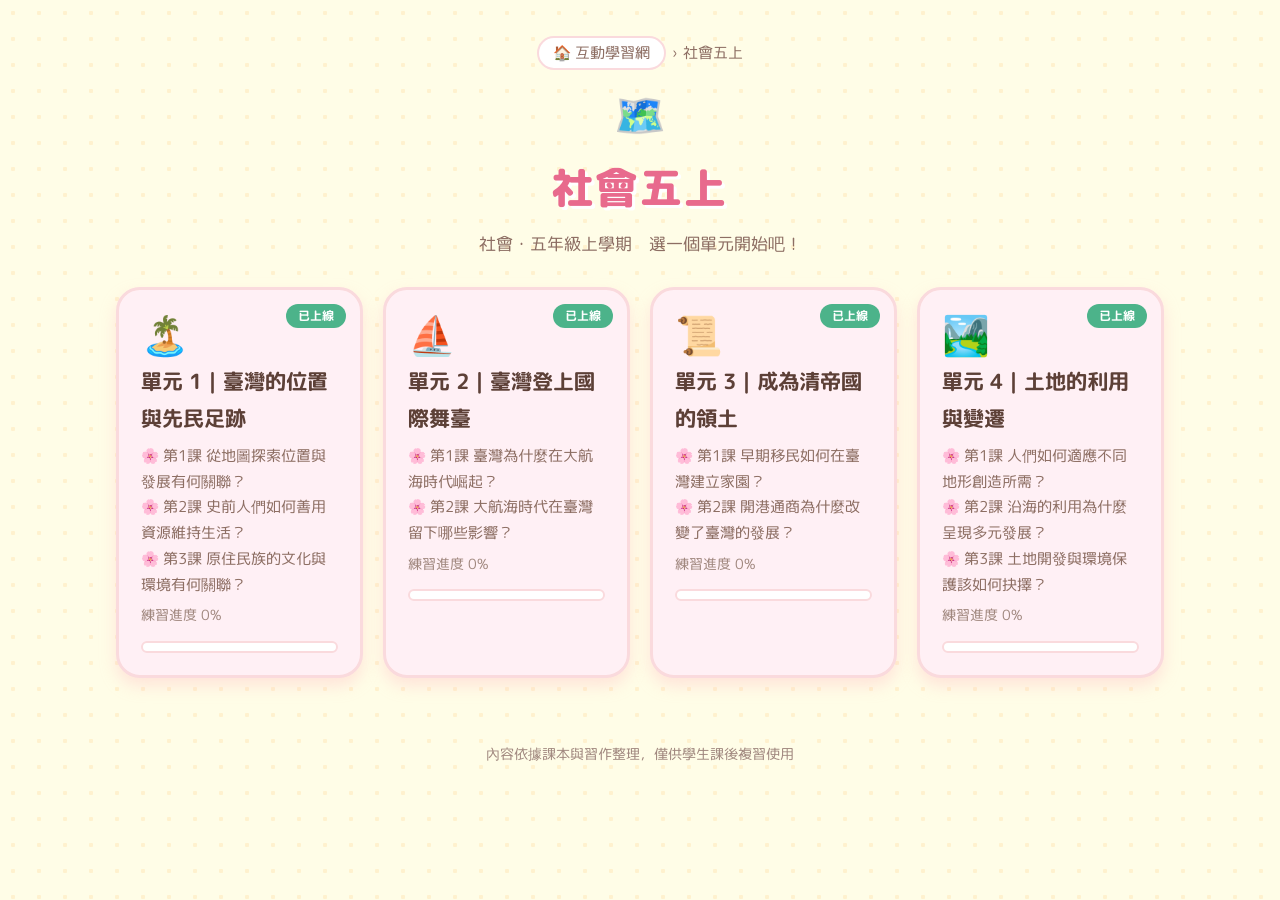
<file: Htmls/互動學習網/社會五上/index.html>
<!DOCTYPE html>
<html lang="zh-TW">
<head>
  <meta charset="UTF-8">
  <meta name="robots" content="noindex, nofollow">
  <meta name="viewport" content="width=device-width, initial-scale=1.0">
  <title>社會五上｜互動學習網</title>
  <link rel="preconnect" href="https://fonts.googleapis.com">
  <link rel="preconnect" href="https://fonts.gstatic.com" crossorigin>
  <link href="https://fonts.googleapis.com/css2?family=M+PLUS+Rounded+1c:wght@400;700;800&family=Nunito:wght@400;700;800&display=swap" rel="stylesheet">
  <link rel="stylesheet" href="../assets/hub.css">
</head>
<body data-page="subject" data-subject="soc5a">
  <div id="app"></div>
  <script src="../assets/catalog.js"></script>
  <script src="../assets/hub.js"></script>
</body>
</html>
</file>
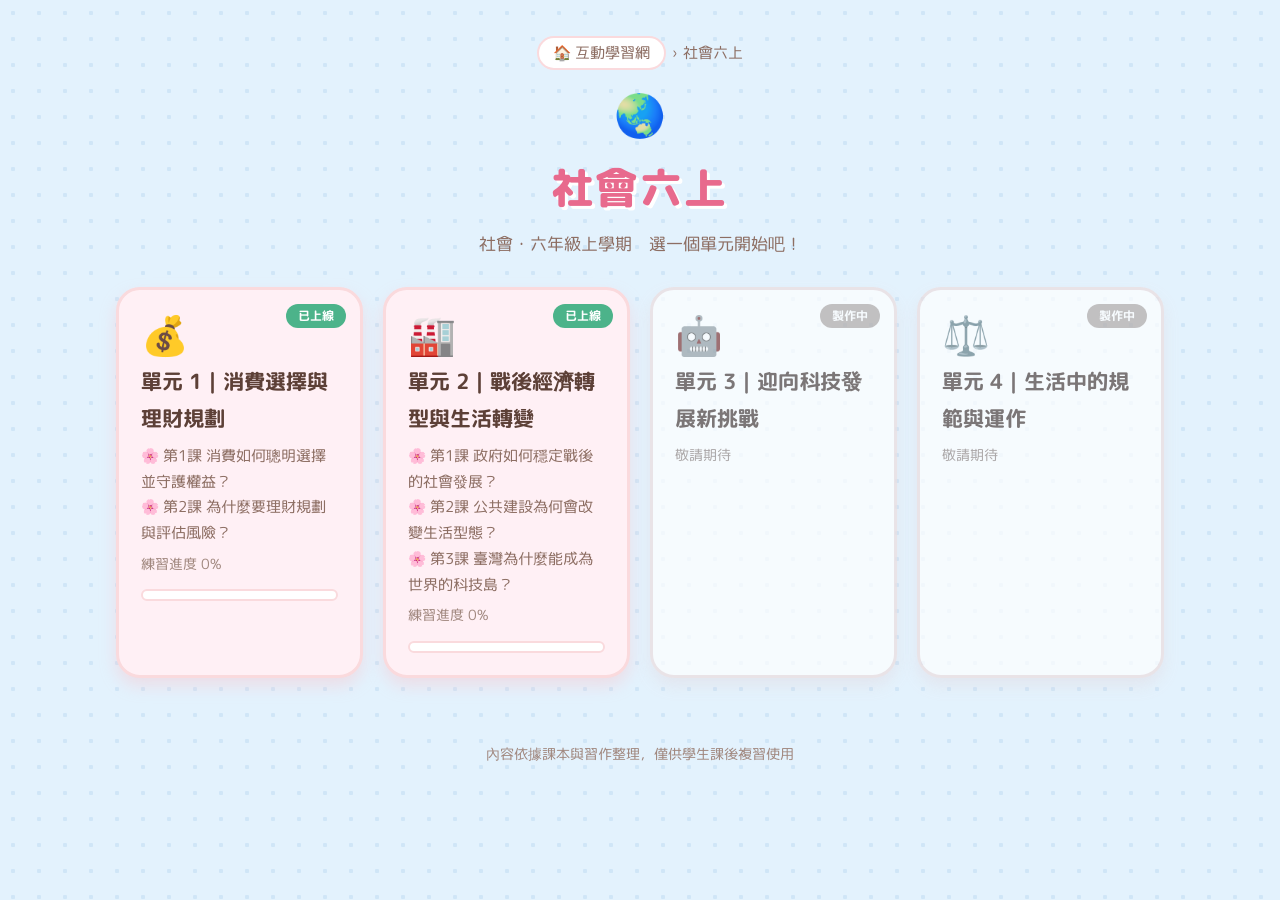
<file: Htmls/互動學習網/社會六上/index.html>
<!DOCTYPE html>
<html lang="zh-TW">
<head>
  <meta charset="UTF-8">
  <meta name="robots" content="noindex, nofollow">
  <meta name="viewport" content="width=device-width, initial-scale=1.0">
  <title>社會六上｜互動學習網</title>
  <link rel="preconnect" href="https://fonts.googleapis.com">
  <link rel="preconnect" href="https://fonts.gstatic.com" crossorigin>
  <link href="https://fonts.googleapis.com/css2?family=M+PLUS+Rounded+1c:wght@400;700;800&family=Nunito:wght@400;700;800&display=swap" rel="stylesheet">
  <link rel="stylesheet" href="../assets/hub.css">
</head>
<body data-page="subject" data-subject="soc6a">
  <div id="app"></div>
  <script src="../assets/catalog.js"></script>
  <script src="../assets/hub.js"></script>
</body>
</html>
</file>
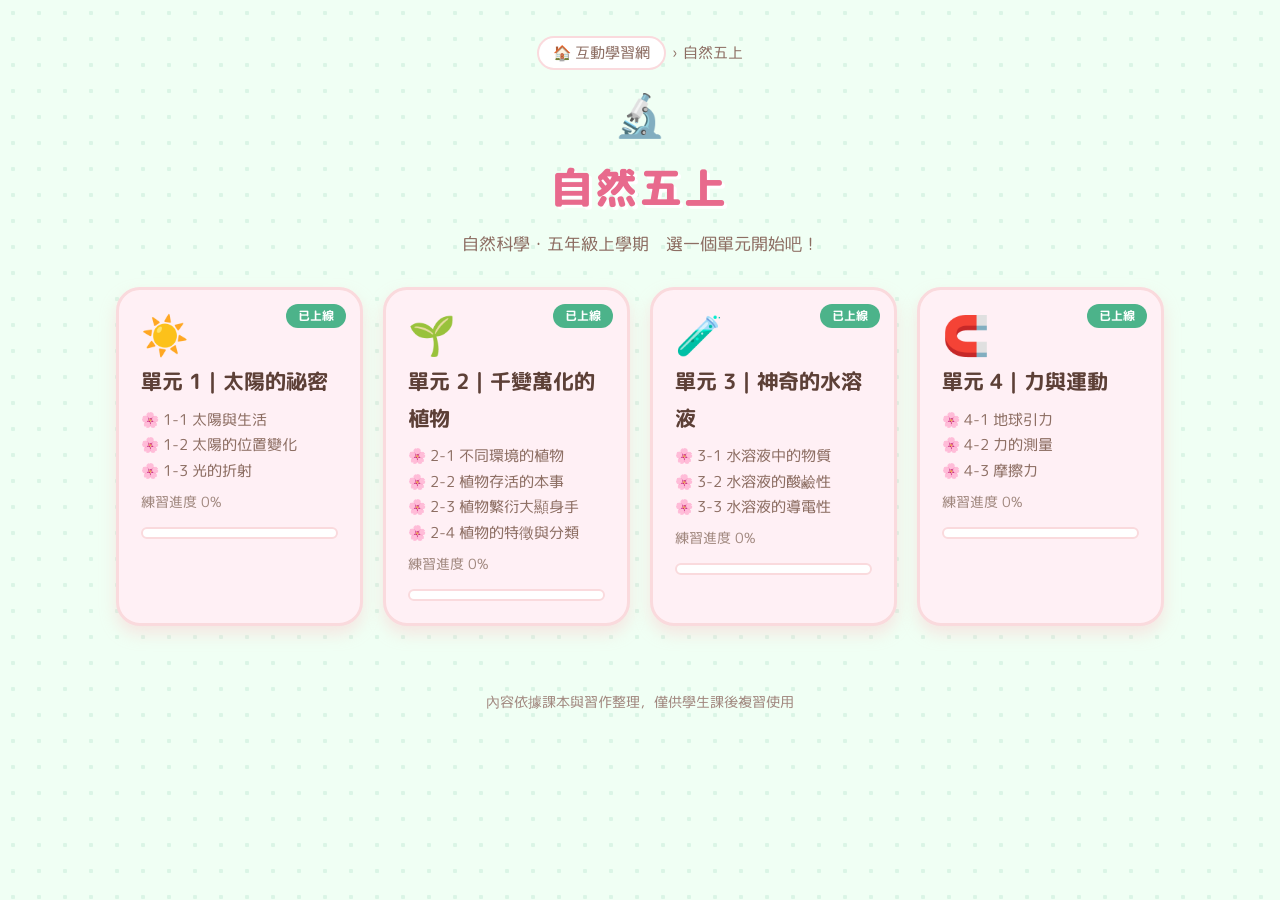
<file: Htmls/互動學習網/自然五上/index.html>
<!DOCTYPE html>
<html lang="zh-TW">
<head>
  <meta charset="UTF-8">
  <meta name="robots" content="noindex, nofollow">
  <meta name="viewport" content="width=device-width, initial-scale=1.0">
  <title>自然五上｜互動學習網</title>
  <link rel="preconnect" href="https://fonts.googleapis.com">
  <link rel="preconnect" href="https://fonts.gstatic.com" crossorigin>
  <link href="https://fonts.googleapis.com/css2?family=M+PLUS+Rounded+1c:wght@400;700;800&family=Nunito:wght@400;700;800&display=swap" rel="stylesheet">
  <link rel="stylesheet" href="../assets/hub.css">
</head>
<body data-page="subject" data-subject="sci5a">
  <div id="app"></div>
  <script src="../assets/catalog.js"></script>
  <script src="../assets/hub.js"></script>
</body>
</html>
</file>
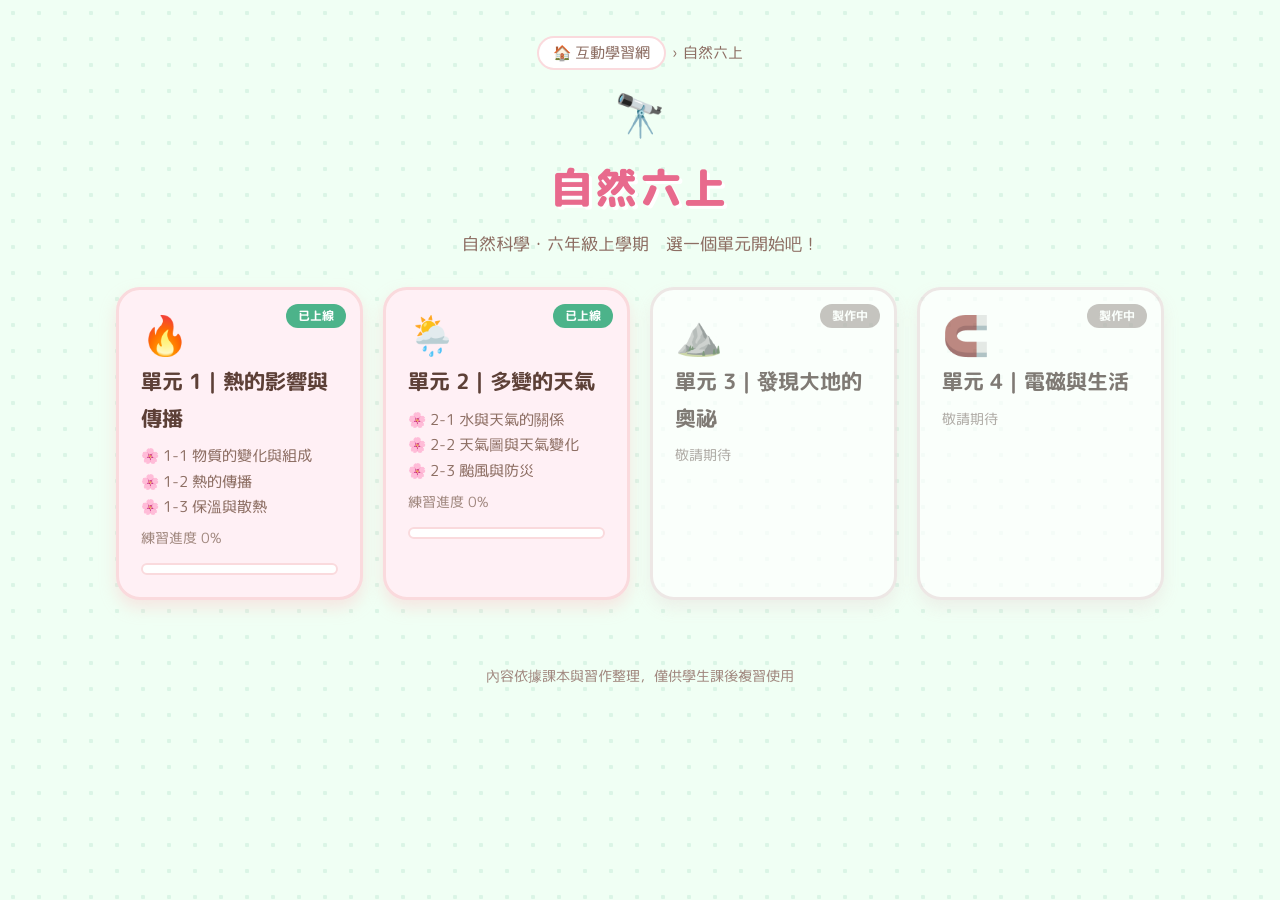
<file: Htmls/互動學習網/自然六上/index.html>
<!DOCTYPE html>
<html lang="zh-TW">
<head>
  <meta charset="UTF-8">
  <meta name="robots" content="noindex, nofollow">
  <meta name="viewport" content="width=device-width, initial-scale=1.0">
  <title>自然六上｜互動學習網</title>
  <link rel="preconnect" href="https://fonts.googleapis.com">
  <link rel="preconnect" href="https://fonts.gstatic.com" crossorigin>
  <link href="https://fonts.googleapis.com/css2?family=M+PLUS+Rounded+1c:wght@400;700;800&family=Nunito:wght@400;700;800&display=swap" rel="stylesheet">
  <link rel="stylesheet" href="../assets/hub.css">
</head>
<body data-page="subject" data-subject="sci6a">
  <div id="app"></div>
  <script src="../assets/catalog.js"></script>
  <script src="../assets/hub.js"></script>
</body>
</html>
</file>
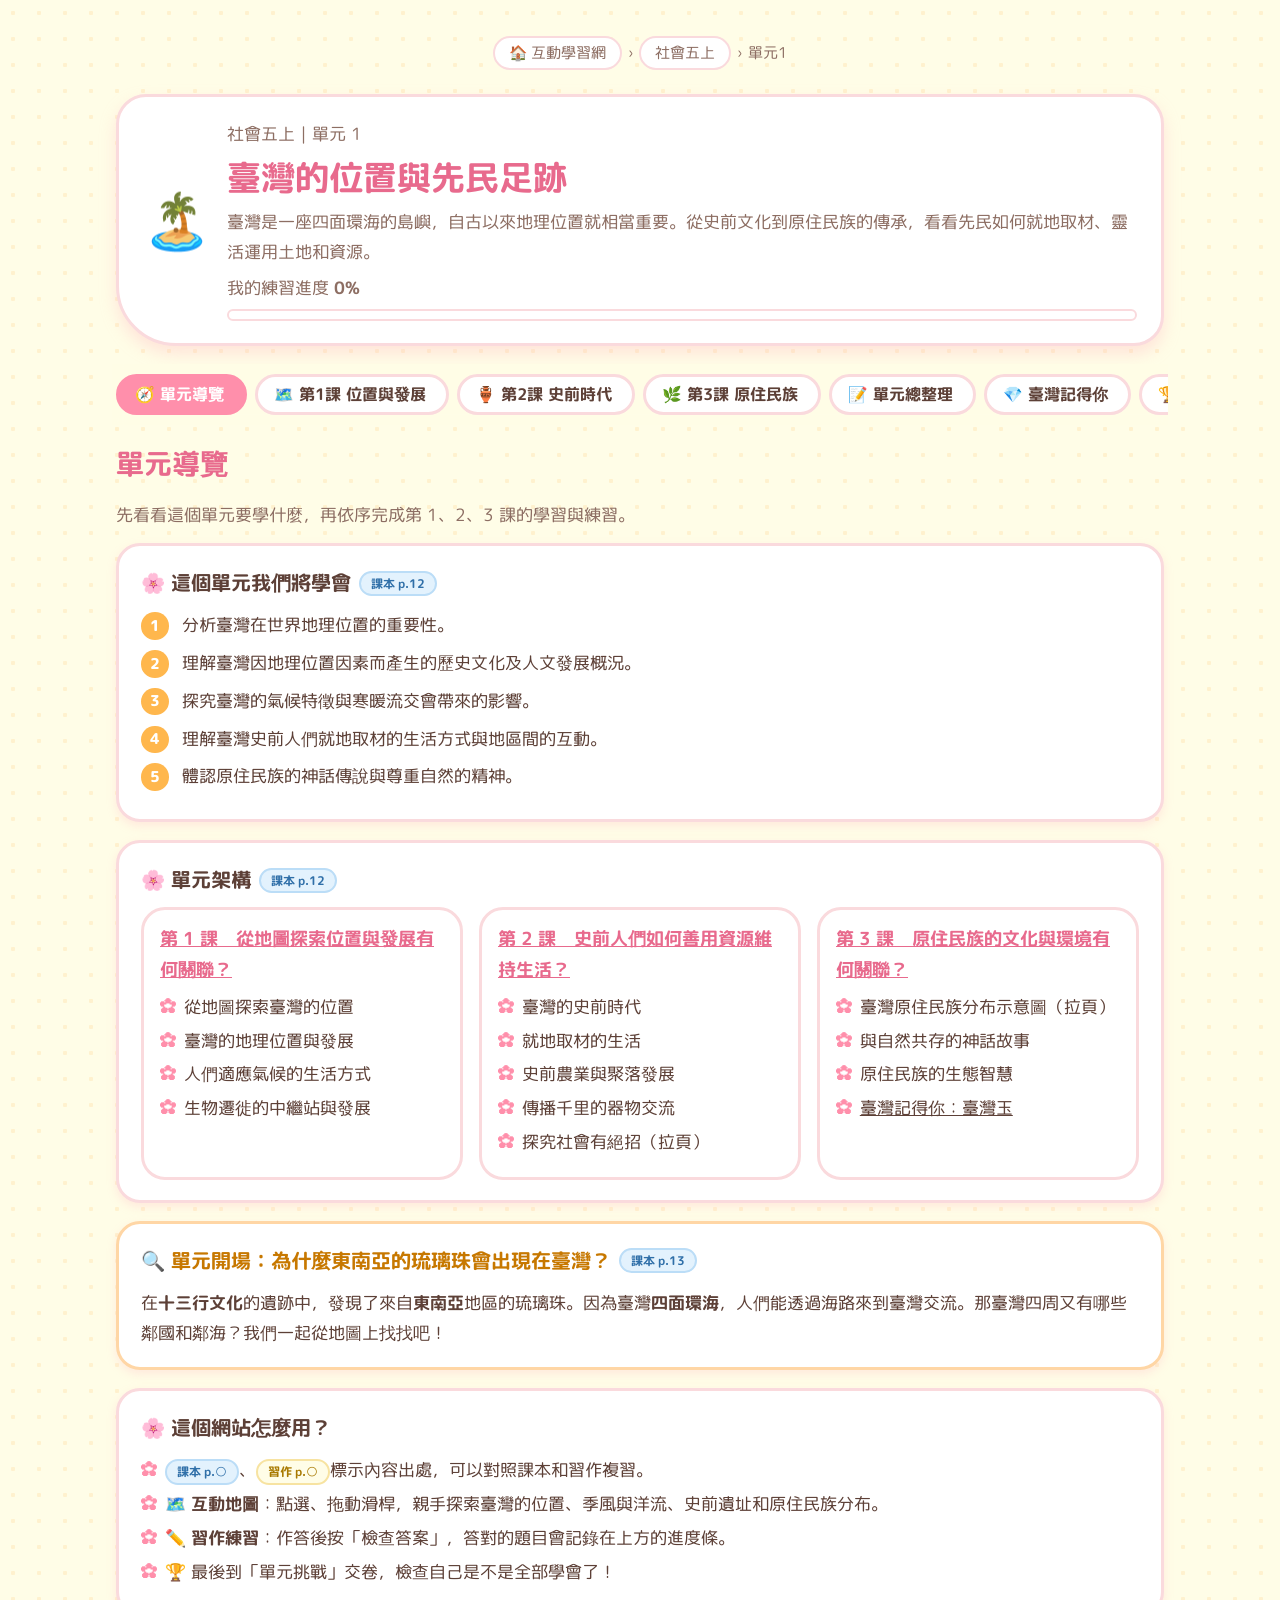
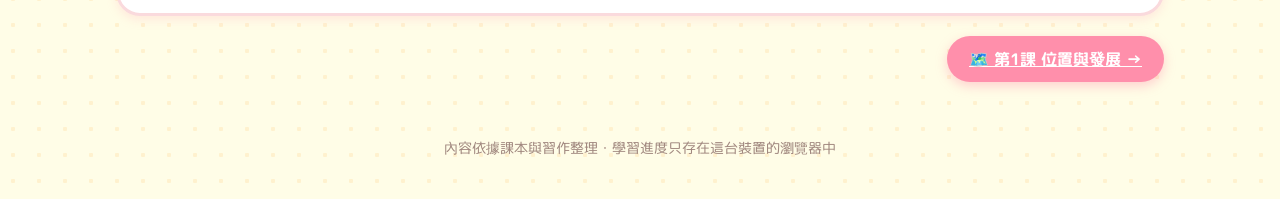
<file: Htmls/互動學習網/社會五上/單元1_臺灣的位置與先民足跡/index.html>
<!DOCTYPE html>
<html lang="zh-TW">
<head>
  <meta charset="UTF-8">
  <meta name="robots" content="noindex, nofollow">
  <meta name="viewport" content="width=device-width, initial-scale=1.0">
  <title>單元1 臺灣的位置與先民足跡｜社會五上｜互動學習網</title>
  <link rel="preconnect" href="https://fonts.googleapis.com">
  <link rel="preconnect" href="https://fonts.gstatic.com" crossorigin>
  <link href="https://fonts.googleapis.com/css2?family=M+PLUS+Rounded+1c:wght@400;700;800&family=Nunito:wght@400;700;800&display=swap" rel="stylesheet">
  <link rel="stylesheet" href="../../assets/hub.css">
</head>
<body>
  <div id="app"></div>
  <!-- 共用：進度工具 → 本單元互動元件 → 本單元教材 → 共用單元引擎 -->
  <script src="../../assets/hub.js"></script>
  <script src="widgets.js"></script>
  <script src="data.js"></script>
  <script src="../../assets/lesson.js"></script>
</body>
</html>
</file>
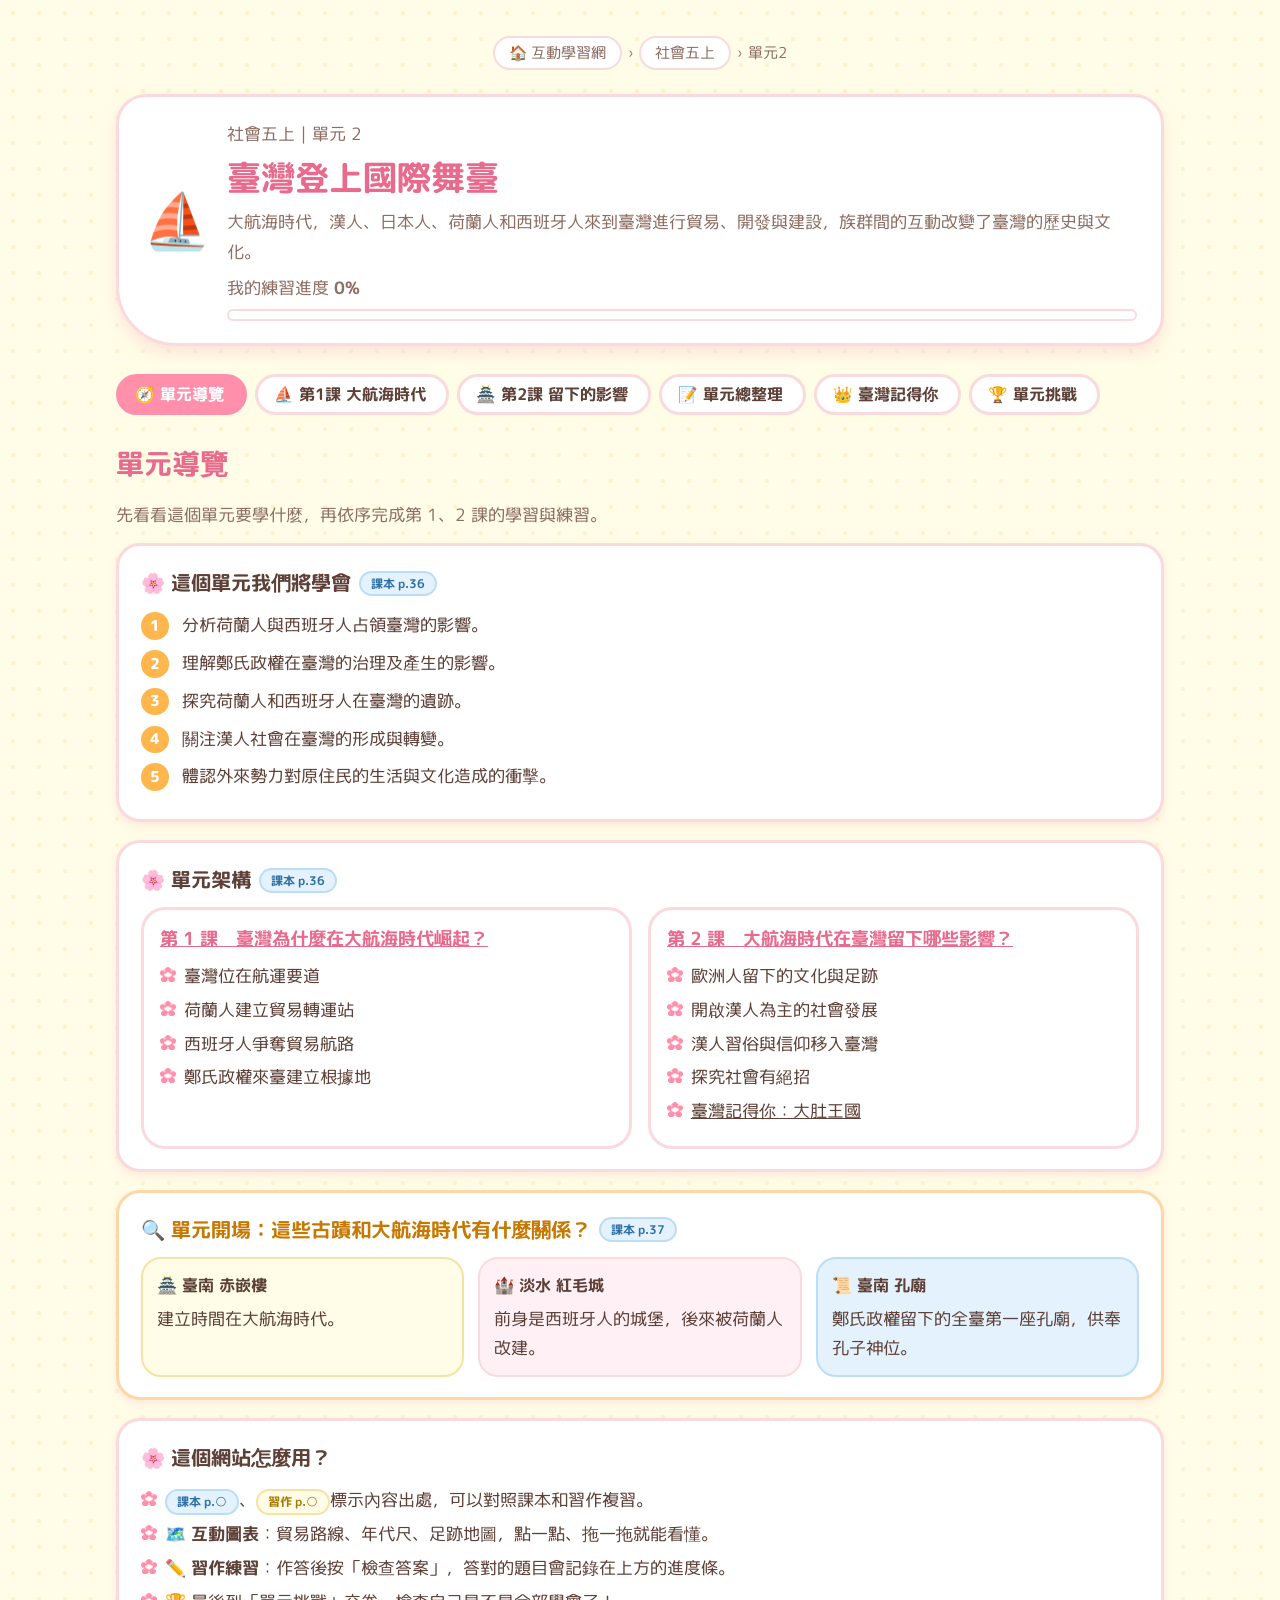
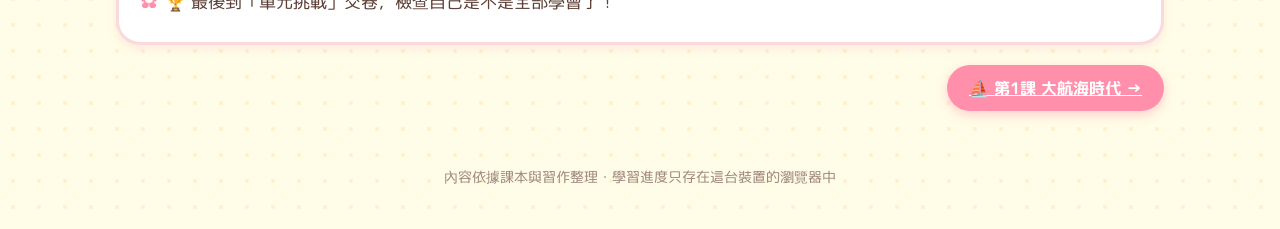
<file: Htmls/互動學習網/社會五上/單元2_臺灣登上國際舞臺/index.html>
<!DOCTYPE html>
<html lang="zh-TW">
<head>
  <meta charset="UTF-8">
  <meta name="robots" content="noindex, nofollow">
  <meta name="viewport" content="width=device-width, initial-scale=1.0">
  <title>單元2 臺灣登上國際舞臺｜社會五上｜互動學習網</title>
  <link rel="preconnect" href="https://fonts.googleapis.com">
  <link rel="preconnect" href="https://fonts.gstatic.com" crossorigin>
  <link href="https://fonts.googleapis.com/css2?family=M+PLUS+Rounded+1c:wght@400;700;800&family=Nunito:wght@400;700;800&display=swap" rel="stylesheet">
  <link rel="stylesheet" href="../../assets/hub.css">
</head>
<body>
  <div id="app"></div>
  <!-- 共用：進度工具 → 本單元互動元件 → 本單元教材 → 共用單元引擎 -->
  <script src="../../assets/hub.js"></script>
  <script src="widgets.js"></script>
  <script src="data.js"></script>
  <script src="../../assets/lesson.js"></script>
</body>
</html>
</file>
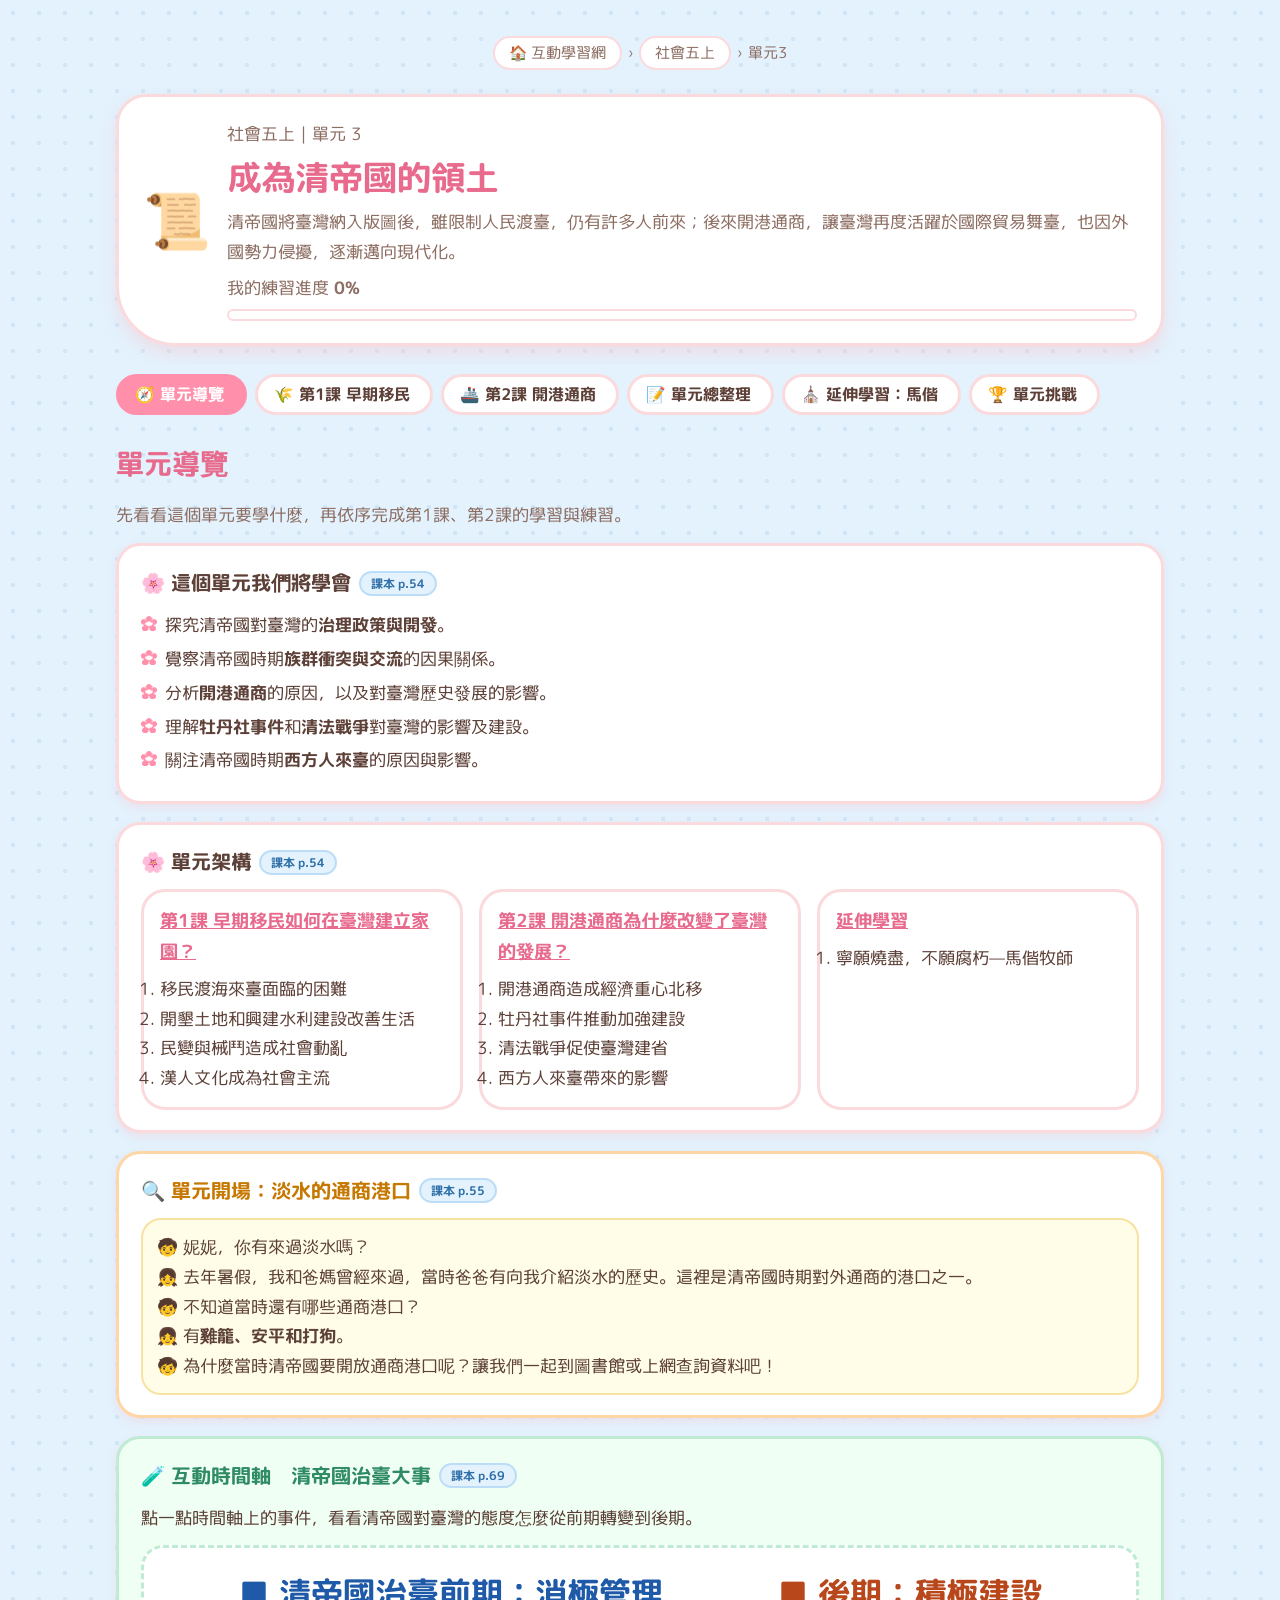
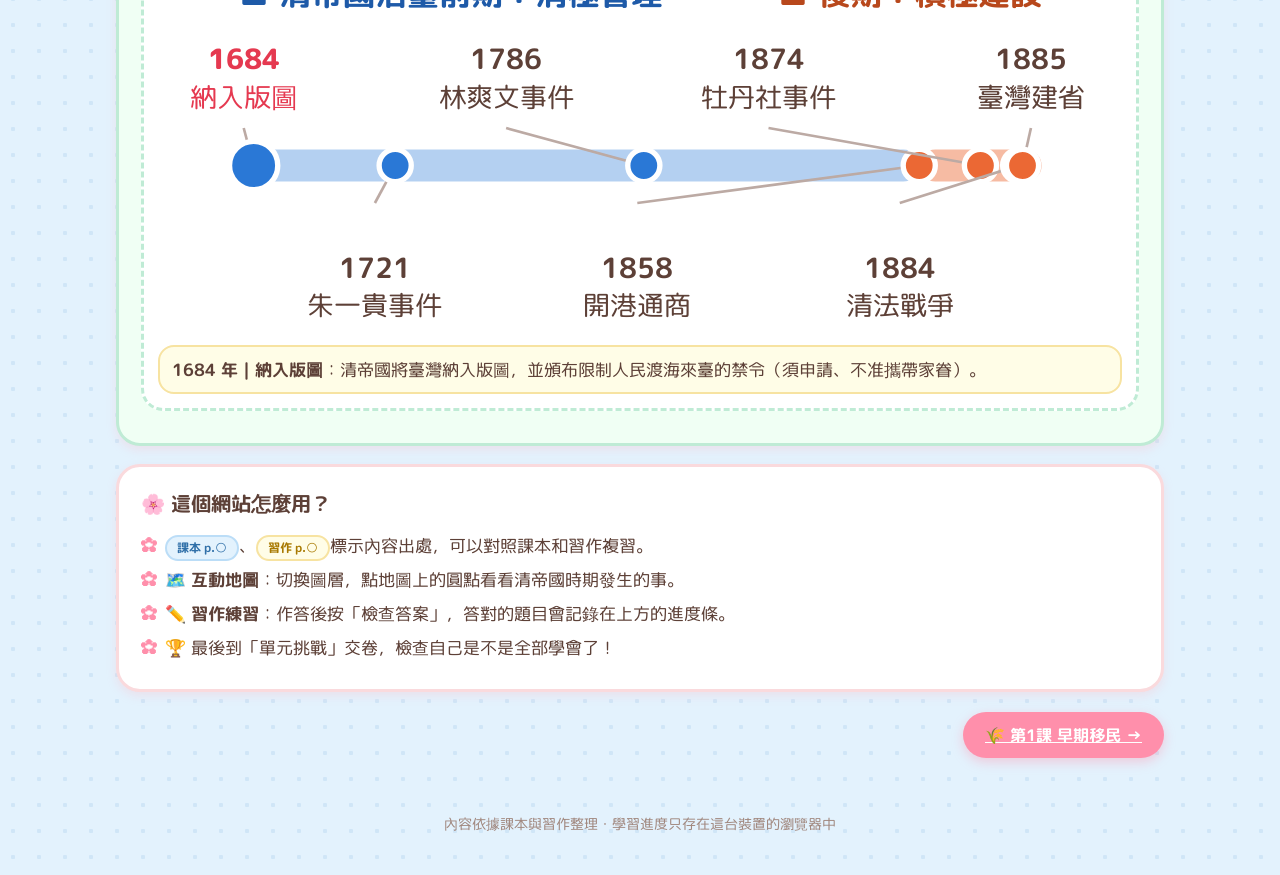
<file: Htmls/互動學習網/社會五上/單元3_成為清帝國的領土/index.html>
<!DOCTYPE html>
<html lang="zh-TW">
<head>
  <meta charset="UTF-8">
  <meta name="robots" content="noindex, nofollow">
  <meta name="viewport" content="width=device-width, initial-scale=1.0">
  <title>單元3 成為清帝國的領土｜社會五上｜互動學習網</title>
  <link rel="preconnect" href="https://fonts.googleapis.com">
  <link rel="preconnect" href="https://fonts.gstatic.com" crossorigin>
  <link href="https://fonts.googleapis.com/css2?family=M+PLUS+Rounded+1c:wght@400;700;800&family=Nunito:wght@400;700;800&display=swap" rel="stylesheet">
  <link rel="stylesheet" href="../../assets/hub.css">
</head>
<body>
  <div id="app"></div>
  <!-- 共用：進度工具 → 本單元互動元件 → 本單元教材 → 共用單元引擎 -->
  <script src="../../assets/hub.js"></script>
  <script src="widgets.js"></script>
  <script src="data.js"></script>
  <script src="../../assets/lesson.js"></script>
</body>
</html>
</file>
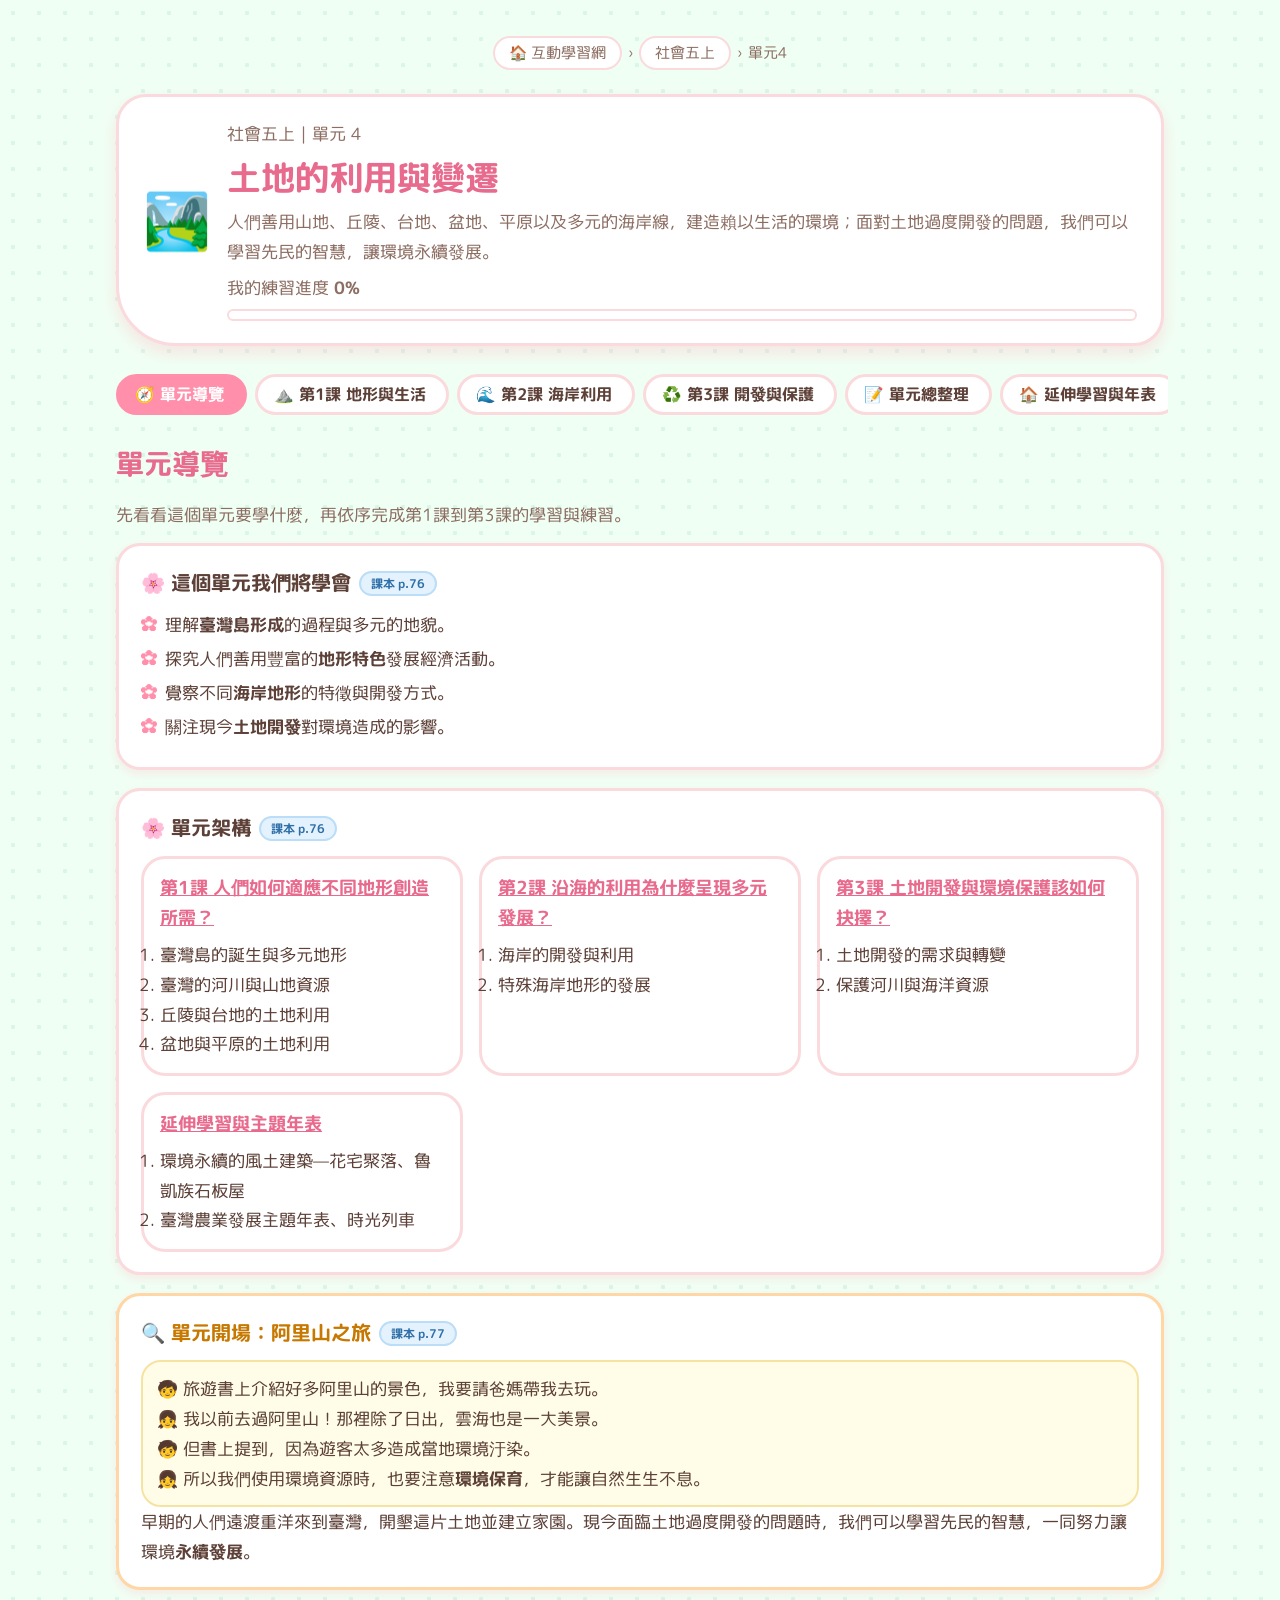
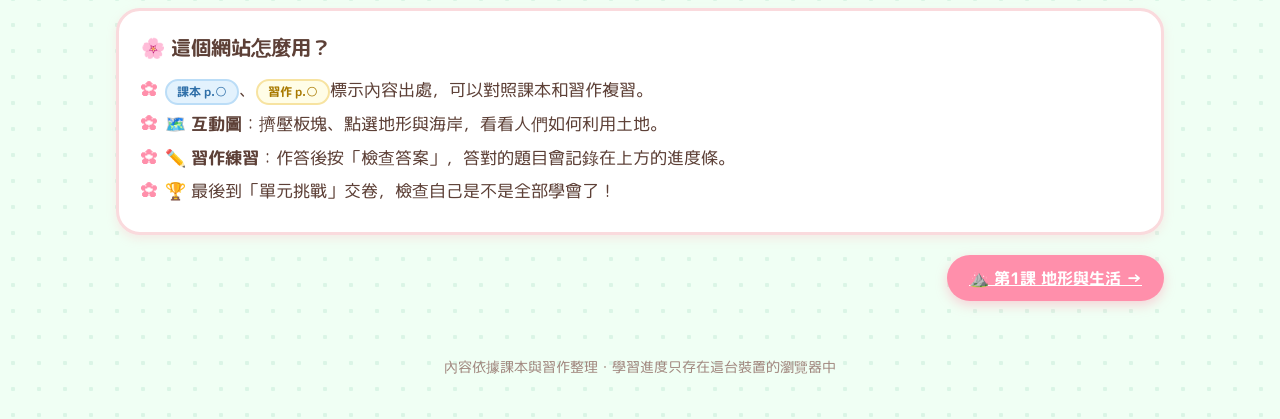
<file: Htmls/互動學習網/社會五上/單元4_土地的利用與變遷/index.html>
<!DOCTYPE html>
<html lang="zh-TW">
<head>
  <meta charset="UTF-8">
  <meta name="robots" content="noindex, nofollow">
  <meta name="viewport" content="width=device-width, initial-scale=1.0">
  <title>單元4 土地的利用與變遷｜社會五上｜互動學習網</title>
  <link rel="preconnect" href="https://fonts.googleapis.com">
  <link rel="preconnect" href="https://fonts.gstatic.com" crossorigin>
  <link href="https://fonts.googleapis.com/css2?family=M+PLUS+Rounded+1c:wght@400;700;800&family=Nunito:wght@400;700;800&display=swap" rel="stylesheet">
  <link rel="stylesheet" href="../../assets/hub.css">
</head>
<body>
  <div id="app"></div>
  <!-- 共用：進度工具 → 本單元互動元件 → 本單元教材 → 共用單元引擎 -->
  <script src="../../assets/hub.js"></script>
  <script src="widgets.js"></script>
  <script src="data.js"></script>
  <script src="../../assets/lesson.js"></script>
</body>
</html>
</file>
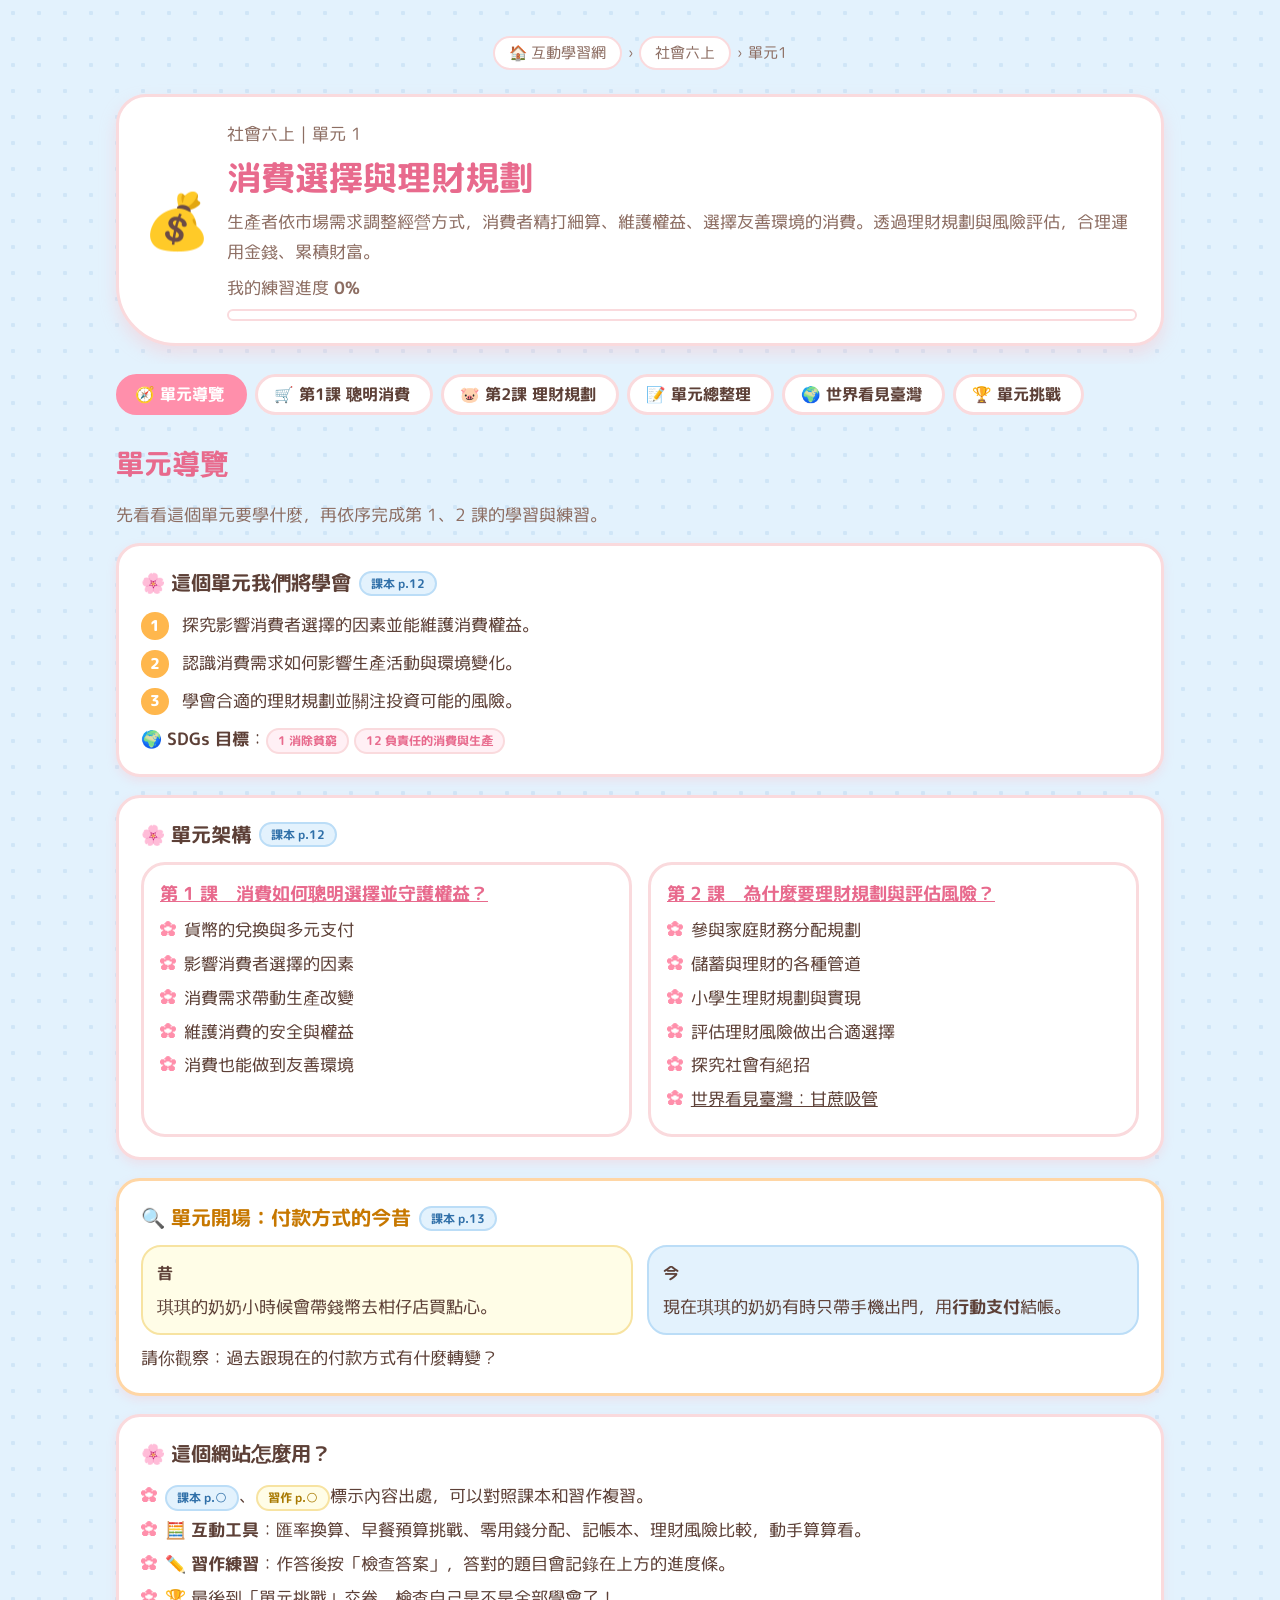
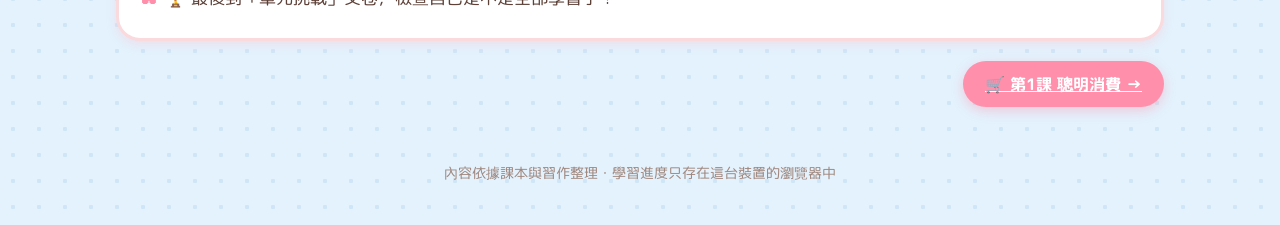
<file: Htmls/互動學習網/社會六上/單元1_消費選擇與理財規劃/index.html>
<!DOCTYPE html>
<html lang="zh-TW">
<head>
  <meta charset="UTF-8">
  <meta name="robots" content="noindex, nofollow">
  <meta name="viewport" content="width=device-width, initial-scale=1.0">
  <title>單元1 消費選擇與理財規劃｜社會六上｜互動學習網</title>
  <link rel="preconnect" href="https://fonts.googleapis.com">
  <link rel="preconnect" href="https://fonts.gstatic.com" crossorigin>
  <link href="https://fonts.googleapis.com/css2?family=M+PLUS+Rounded+1c:wght@400;700;800&family=Nunito:wght@400;700;800&display=swap" rel="stylesheet">
  <link rel="stylesheet" href="../../assets/hub.css">
</head>
<body>
  <div id="app"></div>
  <!-- 共用：進度工具 → 本單元互動元件 → 本單元教材 → 共用單元引擎 -->
  <script src="../../assets/hub.js"></script>
  <script src="widgets.js"></script>
  <script src="data.js"></script>
  <script src="../../assets/lesson.js"></script>
</body>
</html>
</file>
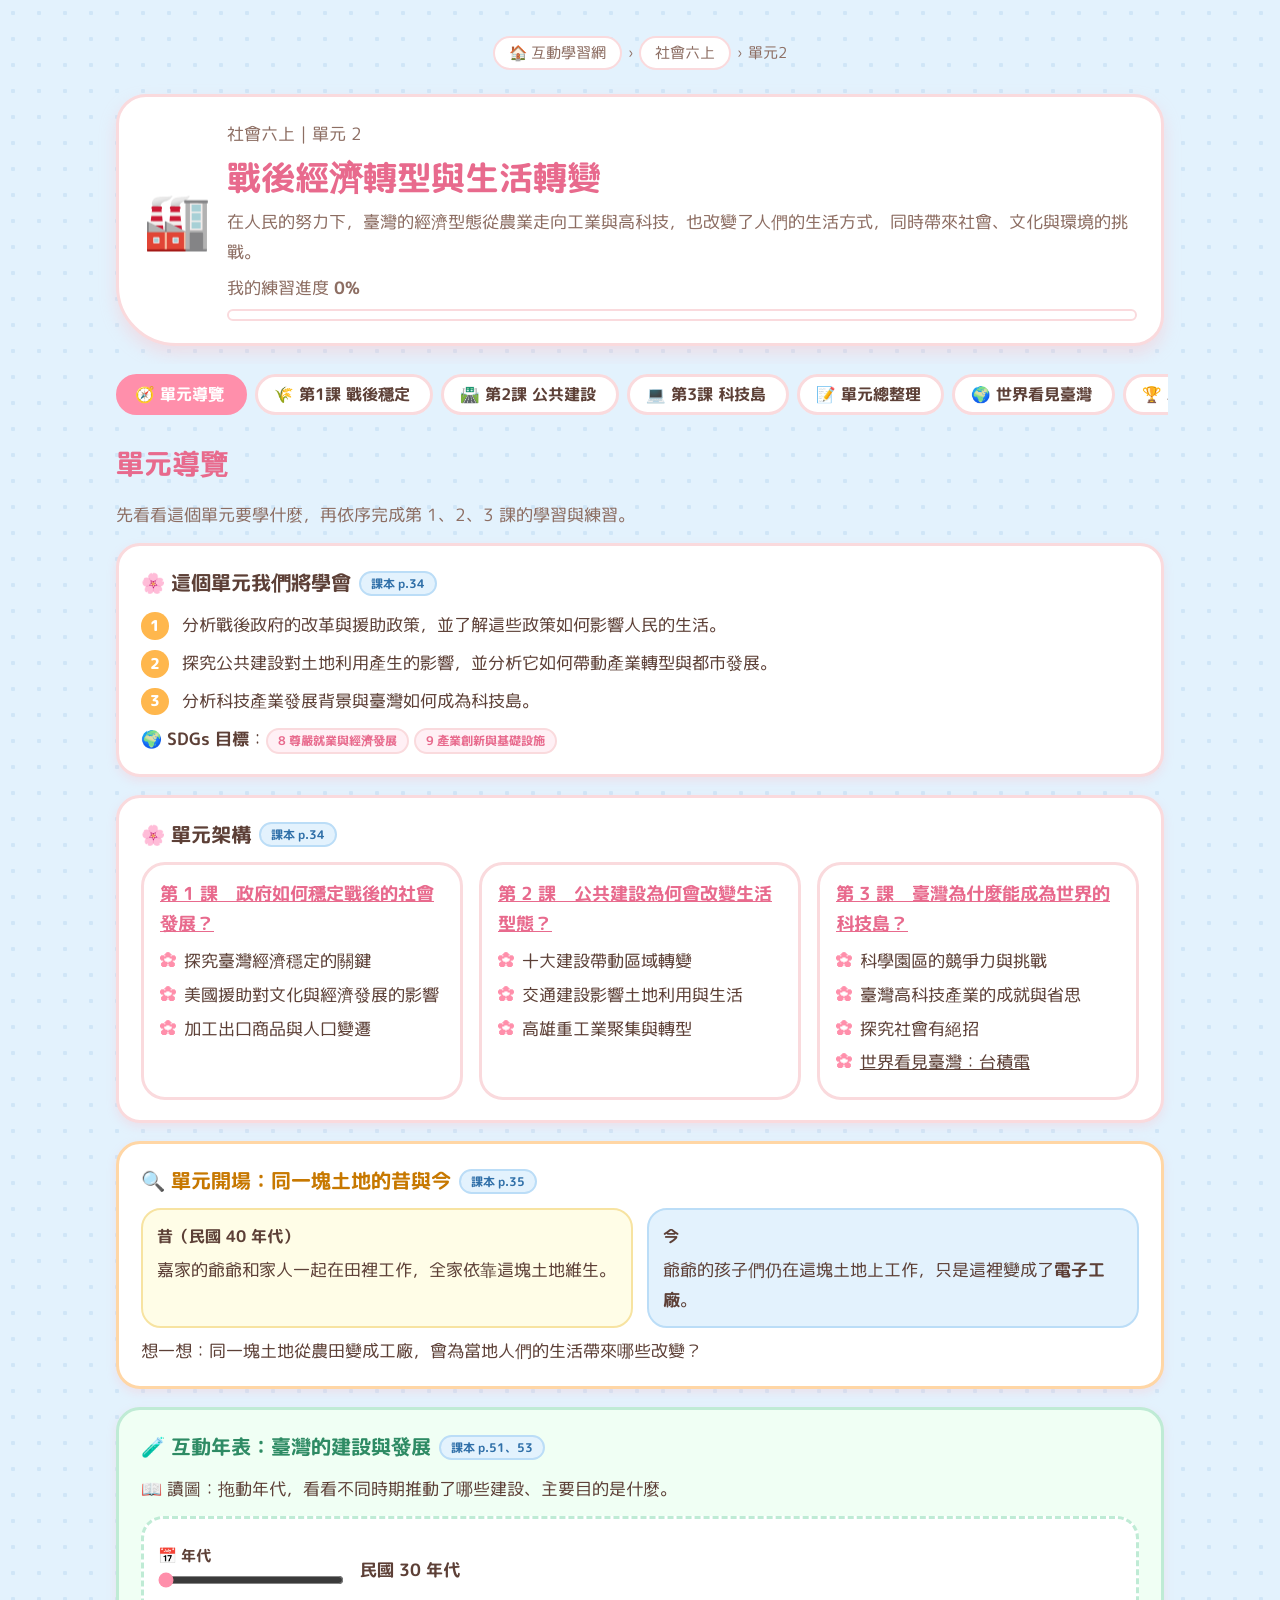
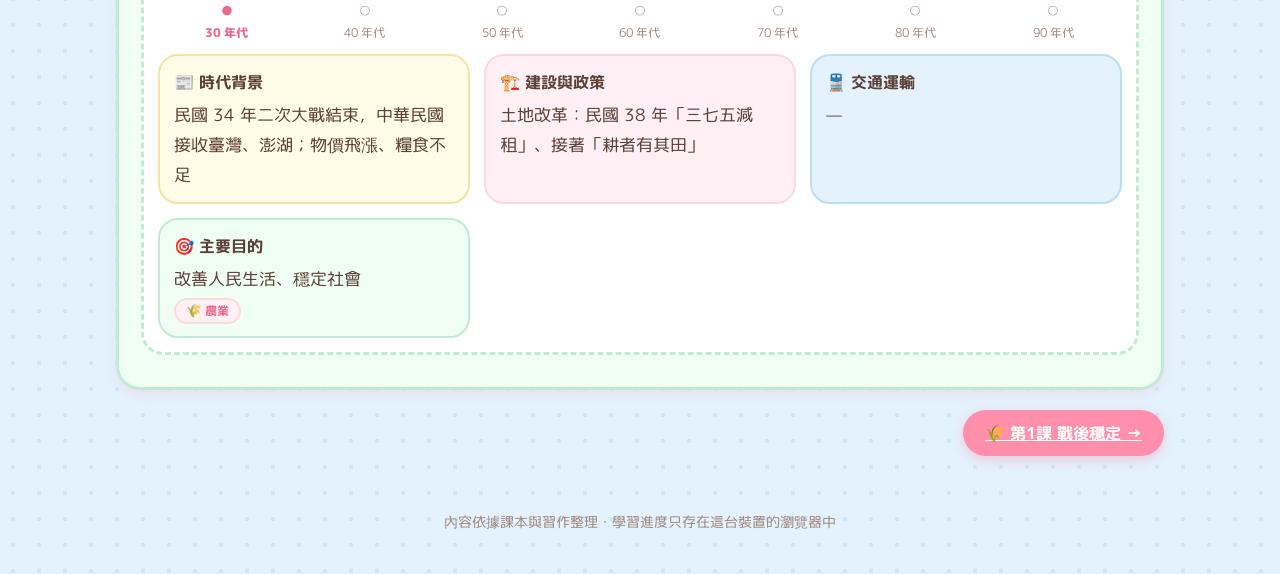
<file: Htmls/互動學習網/社會六上/單元2_戰後經濟轉型與生活轉變/index.html>
<!DOCTYPE html>
<html lang="zh-TW">
<head>
  <meta charset="UTF-8">
  <meta name="robots" content="noindex, nofollow">
  <meta name="viewport" content="width=device-width, initial-scale=1.0">
  <title>單元2 戰後經濟轉型與生活轉變｜社會六上｜互動學習網</title>
  <link rel="preconnect" href="https://fonts.googleapis.com">
  <link rel="preconnect" href="https://fonts.gstatic.com" crossorigin>
  <link href="https://fonts.googleapis.com/css2?family=M+PLUS+Rounded+1c:wght@400;700;800&family=Nunito:wght@400;700;800&display=swap" rel="stylesheet">
  <link rel="stylesheet" href="../../assets/hub.css">
</head>
<body>
  <div id="app"></div>
  <!-- 共用：進度工具 → 本單元互動元件 → 本單元教材 → 共用單元引擎 -->
  <script src="../../assets/hub.js"></script>
  <script src="widgets.js"></script>
  <script src="data.js"></script>
  <script src="../../assets/lesson.js"></script>
</body>
</html>
</file>
<file: Htmls/互動學習網/assets/hub.css>
/* =========================================================
 * 互動學習網｜共用樣式（日式可愛風）
 * 所有科目、單元頁面共用，修改這裡即可統一全站外觀
 * ========================================================= */
:root {
  --sakura: #FFF0F5;
  --mint: #F0FFF4;
  --cream: #FFFDE7;
  --sky: #E3F2FD;
  --lilac: #F5F0FF;
  --ink: #5D4037;
  --ink-soft: #8D6E63;
  --ink-muted: #A1887F;
  --pink: #FF8FAB;
  --pink-deep: #E86A8D;
  --orange: #FFB74D;
  --green: #4CB38A;
  --green-soft: #D8F5E6;
  --blue: #5B9BD5;
  --red-soft: #FFE1E6;
  --line: #FADADD;
  --card: #FFFFFF;
  --shadow: 0 8px 16px rgba(255, 182, 193, 0.35);
  --shadow-soft: 0 4px 10px rgba(255, 182, 193, 0.28);
  --radius: 24px;
  --font: 'M PLUS Rounded 1c', 'Nunito', 'Varela Round', 'Microsoft JhengHei', sans-serif;
}

* { box-sizing: border-box; margin: 0; padding: 0; }
html { scroll-behavior: smooth; }
body {
  font-family: var(--font);
  color: var(--ink);
  line-height: 1.75;
  font-size: 17px;
  min-height: 100vh;
  background-color: var(--sakura);
  background-image: radial-gradient(rgba(255, 143, 171, 0.14) 2px, transparent 2.5px);
  background-size: 26px 26px;
}
body.theme-mint { background-color: var(--mint); background-image: radial-gradient(rgba(76, 179, 138, 0.13) 2px, transparent 2.5px); }
body.theme-cream { background-color: var(--cream); background-image: radial-gradient(rgba(255, 183, 77, 0.16) 2px, transparent 2.5px); }
body.theme-sky { background-color: var(--sky); background-image: radial-gradient(rgba(91, 155, 213, 0.14) 2px, transparent 2.5px); }
a { color: inherit; }
img, svg { max-width: 100%; }
button { font-family: inherit; }

.wrap { max-width: 1080px; margin: 0 auto; padding: 0 16px; }

/* ---------- 頁首 ---------- */
.hub-header {
  text-align: center;
  padding: 36px 16px 28px;
  position: relative;
}
.hub-header h1 {
  font-size: clamp(1.8rem, 5vw, 2.6rem);
  font-weight: 800;
  color: var(--pink-deep);
  letter-spacing: 0.06em;
  text-shadow: 3px 3px 0 #fff;
}
.hub-header p { color: var(--ink-soft); margin-top: 6px; }
.hub-header .mascot { font-size: 2.6rem; display: inline-block; animation: bounce 2.4s ease-in-out infinite; }

.crumbs {
  display: flex; flex-wrap: wrap; gap: 6px; align-items: center; justify-content: center;
  font-size: 0.92rem; color: var(--ink-soft); margin-bottom: 8px;
}
.crumbs a {
  text-decoration: none; background: #fff; border: 2px solid var(--line);
  border-radius: 50px; padding: 2px 14px; transition: transform .2s;
}
.crumbs a:hover { transform: scale(1.05); }

/* ---------- 卡片格線 ---------- */
.card-grid {
  display: grid;
  grid-template-columns: repeat(auto-fill, minmax(240px, 1fr));
  gap: 20px;
  padding-bottom: 40px;
}
.k-card {
  position: relative;
  display: flex; flex-direction: column; gap: 6px;
  background: #fff;
  border: 3px solid var(--line);
  border-radius: var(--radius);
  box-shadow: var(--shadow);
  padding: 22px;
  text-decoration: none;
  color: var(--ink);
  transition: transform .2s ease, box-shadow .2s ease;
}
a.k-card:hover { transform: translateY(-4px) scale(1.02); box-shadow: 0 12px 22px rgba(255, 143, 171, 0.4); }
.k-card .icon { font-size: 2.4rem; line-height: 1.2; }
.k-card h2, .k-card h3 { font-size: 1.3rem; }
.k-card .meta { color: var(--ink-muted); font-size: 0.9rem; }
.k-card ul { list-style: none; font-size: 0.92rem; color: var(--ink-soft); }
.k-card ul li::before { content: '🌸 '; }
.k-card.theme-mint { background: var(--mint); border-color: #BFEBD5; }
.k-card.theme-cream { background: var(--cream); border-color: #F7E3A1; }
.k-card.theme-sky { background: var(--sky); border-color: #BBDDF7; }
.k-card.theme-sakura { background: var(--sakura); }
.k-card.soon { filter: grayscale(0.55); opacity: 0.7; cursor: default; }
.badge {
  display: inline-block; font-size: 0.78rem; font-weight: 700;
  border-radius: 50px; padding: 1px 12px; background: var(--pink); color: #fff;
}
.badge.soon { background: #BCAAA4; }
.badge.ok { background: var(--green); }
.k-card .badge { position: absolute; top: 14px; right: 14px; }
.progress-bar { height: 12px; background: #fff; border: 2px solid var(--line); border-radius: 50px; overflow: hidden; margin-top: 6px; }
.progress-bar span { display: block; height: 100%; background: linear-gradient(90deg, var(--pink), var(--orange)); border-radius: 50px; transition: width .5s; }

.hub-footer { text-align: center; color: var(--ink-muted); font-size: 0.85rem; padding: 24px 16px 40px; }

/* ---------- 按鈕 ---------- */
.k-btn {
  display: inline-flex; align-items: center; gap: 6px;
  background: var(--pink); color: #fff;
  border: none; border-radius: 50px;
  padding: 9px 22px; font-size: 1rem; font-weight: 700;
  cursor: pointer;
  box-shadow: 0 4px 12px rgba(255, 143, 171, 0.4);
  transition: transform .2s, box-shadow .2s, background .2s;
}
.k-btn:hover { transform: scale(1.06); box-shadow: 0 6px 18px rgba(255, 143, 171, 0.5); }
.k-btn.alt { background: var(--orange); box-shadow: 0 4px 12px rgba(255, 183, 77, 0.4); }
.k-btn.ghost { background: #fff; color: var(--pink-deep); border: 3px solid var(--line); box-shadow: none; }
.k-btn.small { padding: 5px 14px; font-size: 0.9rem; }
.k-btn[aria-pressed="true"] { background: var(--pink-deep); color: #fff; }
.k-btn.ghost[aria-pressed="true"] { background: var(--pink); color: #fff; border-color: var(--pink); }

/* =========================================================
 * 單元頁（lesson.js 產生）
 * ========================================================= */
.unit-hero {
  background: #fff; border: 3px solid var(--line); border-radius: 30px 30px 30px 60px;
  box-shadow: var(--shadow); padding: 22px 24px; margin: 8px 0 18px;
  display: grid; grid-template-columns: auto 1fr; gap: 16px; align-items: center;
}
.unit-hero .big { font-size: 3.4rem; animation: bounce 3s ease-in-out infinite; }
.unit-hero h1 { font-size: clamp(1.5rem, 4.5vw, 2.1rem); color: var(--pink-deep); }
.unit-hero .sub { color: var(--ink-soft); }

.tabs {
  position: sticky; top: 0; z-index: 20;
  display: flex; gap: 8px; overflow-x: auto;
  padding: 10px 4px; margin: 0 -4px 14px;
  background: rgba(255, 240, 245, 0.92);
  backdrop-filter: blur(6px);
  scrollbar-width: thin;
}
body.theme-mint .tabs { background: rgba(240, 255, 244, 0.92); }
body.theme-cream .tabs { background: rgba(255, 253, 231, 0.92); }
body.theme-sky .tabs { background: rgba(227, 242, 253, 0.92); }
.tab {
  flex: 0 0 auto;
  border: 3px solid var(--line); background: #fff; color: var(--ink);
  border-radius: 50px; padding: 6px 16px; font-size: 0.98rem; font-weight: 700;
  cursor: pointer; transition: transform .2s, background .2s;
  white-space: nowrap;
}
.tab:hover { transform: scale(1.05); }
.tab.active { background: var(--pink); border-color: var(--pink); color: #fff; }
.tab .done { margin-left: 4px; }

.panel { display: none; animation: fadeUp .35s ease; }
.panel.active { display: block; }

.sec-title {
  display: flex; align-items: center; gap: 10px; flex-wrap: wrap;
  font-size: clamp(1.35rem, 4vw, 1.75rem); color: var(--pink-deep); margin: 8px 0 12px;
}
.sec-title .num {
  background: var(--pink); color: #fff; border-radius: 16px; padding: 0 12px; font-size: 0.9em;
}
.lead { color: var(--ink-soft); margin-bottom: 14px; }

.block {
  background: #fff; border: 3px solid var(--line); border-radius: var(--radius);
  box-shadow: var(--shadow-soft); padding: 20px 22px; margin-bottom: 18px;
}
.block > h3 {
  font-size: 1.22rem; margin-bottom: 10px; display: flex; gap: 8px; align-items: center; flex-wrap: wrap;
}
.block > h3 .tag { font-size: 0.75rem; }
.block p + p { margin-top: 8px; }
.block ul.dots { list-style: none; margin: 6px 0; }
.block ul.dots li { padding-left: 1.4em; position: relative; margin: 4px 0; }
.block ul.dots li::before { content: '✿'; position: absolute; left: 0; color: var(--pink); }
.block.activity { border-color: #FFD6A5; }
.block.activity > h3 { color: #C77800; }
.block.charge { background: var(--sky); border-color: #BBDDF7; }
.block.charge > h3 { color: #2F6FA8; }
.block.lab { background: var(--mint); border-color: #BFEBD5; }
.block.lab > h3 { color: #2E8B64; }
.block.practice { background: var(--cream); border-color: #F7E3A1; }
.block.practice > h3 { color: #A87900; }
.block.safety { background: var(--red-soft); border-color: #FFB3C1; }

.tag {
  display: inline-block; border-radius: 50px; padding: 0 10px; font-size: 0.78rem; font-weight: 700;
  background: var(--sakura); color: var(--pink-deep); border: 2px solid var(--line);
}
.tag.wb { background: var(--cream); border-color: #F7E3A1; color: #A87900; }
.tag.tb { background: var(--sky); border-color: #BBDDF7; color: #2F6FA8; }

.key {
  background: var(--sakura); border-left: 6px solid var(--pink); border-radius: 16px;
  padding: 10px 14px; margin: 10px 0; font-weight: 700;
}
.key::before { content: '⭐ 重點：'; color: var(--pink-deep); }
mark { background: linear-gradient(transparent 55%, #FFE08A 55%); color: inherit; padding: 0 2px; }

.goal-grid { display: grid; grid-template-columns: repeat(auto-fit, minmax(260px, 1fr)); gap: 16px; }
.goal-grid .block { margin-bottom: 0; }
.goal-grid ol { padding-left: 1.4em; }

.split { display: grid; grid-template-columns: repeat(auto-fit, minmax(260px, 1fr)); gap: 14px; }
.mini {
  background: var(--sakura); border: 2px solid var(--line); border-radius: 20px; padding: 12px 14px;
}
.mini h4 { font-size: 1.02rem; margin-bottom: 4px; }
.mini.mint { background: var(--mint); border-color: #BFEBD5; }
.mini.sky { background: var(--sky); border-color: #BBDDF7; }
.mini.cream { background: var(--cream); border-color: #F7E3A1; }

.steps { counter-reset: st; list-style: none; }
.steps li { counter-increment: st; position: relative; padding-left: 2.4em; margin: 8px 0; }
.steps li::before {
  content: counter(st); position: absolute; left: 0; top: 2px;
  width: 1.8em; height: 1.8em; border-radius: 50%; background: var(--orange); color: #fff;
  display: grid; place-items: center; font-weight: 800; font-size: 0.9em;
}

/* 表格 */
.tbl-wrap { overflow-x: auto; margin: 10px 0; border-radius: 18px; border: 3px solid var(--line); }
table.k-tbl { border-collapse: collapse; width: 100%; min-width: 480px; background: #fff; font-size: 0.95rem; }
.k-tbl th, .k-tbl td { border: 2px solid #FCE4EA; padding: 7px 8px; text-align: center; }
.k-tbl th { background: var(--sakura); color: var(--pink-deep); }
.k-tbl tr:nth-child(even) td { background: #FFFAFC; }

/* 互動區（widget） */
.widget { background: #fff; border: 3px dashed #BFEBD5; border-radius: 22px; padding: 14px; margin: 12px 0; }
.widget .controls { display: flex; flex-wrap: wrap; gap: 10px 16px; align-items: center; margin: 10px 0 4px; }
.widget label { font-weight: 700; font-size: 0.95rem; }
.widget input[type=range] { accent-color: var(--pink); width: min(320px, 100%); }
.widget .readout {
  display: flex; flex-wrap: wrap; gap: 8px; margin-top: 8px;
}
.widget .readout span {
  background: var(--mint); border: 2px solid #BFEBD5; border-radius: 50px; padding: 2px 12px; font-size: 0.92rem;
}
.widget .readout b { color: var(--pink-deep); }
.widget svg { display: block; margin: 0 auto; width: 100%; height: auto; }
.widget .hint { font-size: 0.88rem; color: var(--ink-muted); margin-top: 6px; }
.widget .say {
  margin-top: 8px; background: var(--cream); border: 2px solid #F7E3A1; border-radius: 16px; padding: 8px 12px;
}
.seg { display: inline-flex; flex-wrap: wrap; gap: 6px; }

/* 圖表 tooltip */
.viz-tip {
  position: fixed; pointer-events: none; z-index: 50; background: #fff; color: var(--ink);
  border: 2px solid var(--line); border-radius: 12px; padding: 4px 10px; font-size: 0.85rem;
  box-shadow: var(--shadow-soft); opacity: 0; transition: opacity .12s;
}
.legend { display: flex; flex-wrap: wrap; gap: 12px; justify-content: center; font-size: 0.9rem; margin: 4px 0; }
.legend i { display: inline-block; width: 18px; height: 4px; border-radius: 2px; vertical-align: middle; margin-right: 4px; }

/* ---------- 題目 ---------- */
.quiz { display: flex; flex-direction: column; gap: 14px; }
.q {
  background: #fff; border: 2px solid #F7E3A1; border-radius: 20px; padding: 14px 16px;
}
.q .q-head { font-weight: 700; margin-bottom: 8px; display: flex; gap: 8px; flex-wrap: wrap; align-items: baseline; }
.q .q-no {
  background: var(--orange); color: #fff; border-radius: 50px; padding: 0 10px; font-size: 0.85rem; flex: 0 0 auto;
}
.q .opts { display: grid; gap: 8px; grid-template-columns: repeat(auto-fit, minmax(220px, 1fr)); }
.opt {
  display: flex; align-items: flex-start; gap: 8px; text-align: left;
  background: var(--cream); border: 2px solid #F7E3A1; border-radius: 16px; padding: 8px 12px;
  cursor: pointer; font-size: 0.98rem; color: var(--ink); transition: transform .15s, background .15s;
}
.opt:hover { transform: scale(1.02); }
.opt .box {
  flex: 0 0 auto; width: 1.4em; height: 1.4em; border-radius: 8px; border: 2px solid #E0C36A; background: #fff;
  display: grid; place-items: center; font-size: 0.9em; margin-top: 2px;
}
.opt.sel { background: #FFE9B8; border-color: var(--orange); }
.opt.sel .box::after { content: '✓'; color: #C77800; font-weight: 800; }
.opt.single .box { border-radius: 50%; }
.opt.single.sel .box::after { content: '●'; font-size: 0.8em; }
.opt.right { background: var(--green-soft); border-color: var(--green); }
.opt.wrong { background: var(--red-soft); border-color: var(--pink); }
.opt.miss { outline: 3px dashed var(--green); outline-offset: 2px; }

.classify-row {
  display: flex; flex-wrap: wrap; align-items: center; gap: 8px; justify-content: space-between;
  background: var(--cream); border: 2px solid #F7E3A1; border-radius: 16px; padding: 6px 10px; margin: 6px 0;
}
.classify-row.right { background: var(--green-soft); border-color: var(--green); }
.classify-row.wrong { background: var(--red-soft); border-color: var(--pink); }

.fill { line-height: 2.3; }
.fill select, .q select, .widget select {
  font-family: inherit; font-size: 0.98rem; color: var(--ink);
  border: 2px solid var(--orange); border-radius: 50px; padding: 2px 10px; background: #fff; margin: 0 2px;
  max-width: 100%;
}
.fill select.right, .q select.right { border-color: var(--green); background: var(--green-soft); }
.fill select.wrong, .q select.wrong { border-color: var(--pink); background: var(--red-soft); }
.q textarea {
  width: 100%; min-height: 70px; font-family: inherit; font-size: 1rem; color: var(--ink);
  border: 2px solid #F7E3A1; border-radius: 16px; padding: 8px 12px; resize: vertical;
}
.q .q-foot { display: flex; flex-wrap: wrap; gap: 8px; align-items: center; margin-top: 10px; }
.q .feedback { font-weight: 700; }
.q .feedback.good { color: #2E8B64; }
.q .feedback.bad { color: var(--pink-deep); }
.q .explain {
  display: none; margin-top: 8px; background: var(--mint); border: 2px solid #BFEBD5; border-radius: 14px; padding: 8px 12px;
  font-size: 0.95rem;
}
.q .explain.show { display: block; }
.q .explain::before { content: '💡 說明：'; font-weight: 800; color: #2E8B64; }
.q .ref { display: none; margin-top: 8px; background: var(--sky); border: 2px solid #BBDDF7; border-radius: 14px; padding: 8px 12px; }
.q .ref.show { display: block; }
.q .ref::before { content: '📝 參考答案：'; font-weight: 800; color: #2F6FA8; }
.score-box {
  text-align: center; background: #fff; border: 3px solid var(--line); border-radius: 24px; padding: 16px; margin-top: 10px;
}
.score-box .big { font-size: 2rem; font-weight: 800; color: var(--pink-deep); }

/* 字卡 */
.cards { display: grid; grid-template-columns: repeat(auto-fill, minmax(190px, 1fr)); gap: 14px; }
.flip { perspective: 900px; height: 150px; cursor: pointer; border: none; background: none; padding: 0; font: inherit; color: inherit; }
.flip .inner { position: relative; width: 100%; height: 100%; transition: transform .5s; transform-style: preserve-3d; }
.flip.on .inner { transform: rotateY(180deg); }
.flip .face {
  position: absolute; inset: 0; backface-visibility: hidden; border-radius: 22px; border: 3px solid var(--line);
  display: grid; place-items: center; text-align: center; padding: 12px; box-shadow: var(--shadow-soft);
}
.flip .front { background: var(--sakura); font-size: 1.2rem; font-weight: 800; color: var(--pink-deep); }
.flip .back { background: var(--mint); border-color: #BFEBD5; transform: rotateY(180deg); font-size: 0.92rem; line-height: 1.55; }

/* 概念圖 */
.mindmap { display: grid; grid-template-columns: repeat(auto-fit, minmax(280px, 1fr)); gap: 16px; }
.mindmap .node { background: #fff; border: 3px solid var(--line); border-radius: 24px; padding: 14px 16px; }
.mindmap .node h4 { color: var(--pink-deep); font-size: 1.1rem; margin-bottom: 6px; }

.section-nav { display: flex; justify-content: space-between; gap: 10px; flex-wrap: wrap; margin: 20px 0 30px; }

.toast {
  position: fixed; left: 50%; bottom: 24px; transform: translateX(-50%) translateY(120px);
  background: var(--pink); color: #fff; font-weight: 700; padding: 10px 22px; border-radius: 50px;
  box-shadow: var(--shadow); transition: transform .3s; z-index: 60;
}
.toast.show { transform: translateX(-50%) translateY(0); }

/* ---------- 獨立 3D 互動頁（例：自然五上 四季太陽3D） ---------- */
.s3d-grid { display: grid; grid-template-columns: 1fr 1fr; gap: 18px; margin: 16px 0; }
.s3d-grid .block { margin: 0; }
.s3d-canvas {
  display: block; width: 100%; aspect-ratio: 1 / 1; border-radius: 18px; border: 3px solid #E1D5F7;
  touch-action: none; cursor: grab; user-select: none;
}
.s3d-canvas:active { cursor: grabbing; }
.s3d-canvas.space { background: radial-gradient(circle at 50% 45%, #3E4380 0%, #262A5C 60%, #1C1F45 100%); }
.s3d-canvas.sky { background: linear-gradient(180deg, #E6F4FF 0%, #F6F0FF 70%, #FFF3F7 100%); border-color: #BBDDF7; }
.s3d-tools { display: flex; flex-wrap: wrap; gap: 6px; margin: 8px 0 4px; }
.s3d-tbl th, .s3d-tbl td { white-space: nowrap; }
.k-tbl td.s3d-pick { cursor: pointer; }
.k-tbl td.s3d-pick:hover { background: var(--red-soft); }
.k-tbl tr.s3d-row td { background: #FFF3F7; }
.k-tbl td.s3d-on { background: #FFD6E2 !important; font-weight: 800; color: var(--pink-deep); }
@media (max-width: 860px) { .s3d-grid { grid-template-columns: 1fr; } }

@keyframes bounce { 0%, 100% { transform: translateY(0); } 50% { transform: translateY(-8px); } }
@keyframes fadeUp { from { opacity: 0; transform: translateY(10px); } to { opacity: 1; transform: none; } }

@media (max-width: 600px) {
  body { font-size: 16px; }
  .block { padding: 16px 14px; }
  .unit-hero { grid-template-columns: 1fr; text-align: center; }
  .q .opts { grid-template-columns: 1fr; }
}
@media (prefers-reduced-motion: reduce) {
  *, *::before, *::after { animation: none !important; transition: none !important; }
}
@media print {
  .tabs, .section-nav, .k-btn { display: none !important; }
  .panel { display: block !important; }
  body { background: #fff; }
}
</file>
<file: Htmls/Games/三國大冒險/src/ui/style.css>
:root {
  --ink: #f4efe3;
  --gold: #f2c14e;
  --panel: rgba(16, 20, 38, 0.82);
}
* { box-sizing: border-box; }
html, body { margin: 0; height: 100%; overflow: hidden; background: #0c1020; color: var(--ink);
  font-family: "Microsoft JhengHei", "PingFang TC", sans-serif; }
#game { position: fixed; inset: 0; width: 100%; height: 100%; display: block; }

#hud { position: fixed; top: 16px; left: 20px; right: 20px; display: grid; grid-template-columns: 1fr auto 1fr;
  align-items: center; pointer-events: none; text-shadow: 0 2px 4px #000; font-size: 22px; font-weight: 700; }
#hud[hidden] { display: none; }
#hearts { font-size: 28px; letter-spacing: 3px; }
#hearts .lost { opacity: 0.22; filter: grayscale(1); }
#waveInfo { text-align: center; }
#scoreBox { display: flex; flex-direction: column; align-items: flex-end; gap: 4px; }
#score { color: var(--gold); }
#coins { display: flex; align-items: center; gap: 8px; color: #ffe08a; transition: transform .12s; }
#coins i { width: 20px; height: 20px; border-radius: 50%; background: radial-gradient(circle at 35% 30%, #fff1b8, #f2c14e 55%, #a9761c); box-shadow: 0 1px 3px #000; }
#coins.gain { transform: scale(1.18); }

#bossBar { position: fixed; top: 70px; left: 50%; transform: translateX(-50%); width: min(560px, 62vw); text-align: center; pointer-events: none; text-shadow: 0 2px 4px #000; }
#bossBar[hidden] { display: none; }
#bossBar b { font-size: 20px; color: #ffb4a8; }
#bossTrack { height: 16px; margin-top: 3px; border-radius: 8px; overflow: hidden; background: rgba(20, 8, 10, .85); border: 2px solid rgba(255, 180, 168, .55); }
#bossFill { display: block; height: 100%; width: 100%; background: linear-gradient(90deg, #b3202a, #ff5a3c); transition: width .15s; }

#banner { position: fixed; top: 24%; left: 0; right: 0; text-align: center; font-size: clamp(32px, 6vw, 64px); font-weight: 900;
  color: var(--gold); text-shadow: 0 4px 12px #000; opacity: 0; transition: opacity .25s; pointer-events: none; }
#banner.show { opacity: 1; }

/* 面板靠下；比畫面高時（手機橫放）可以捲動，不會把上半部切掉 */
#overlay { position: fixed; inset: 0; display: flex; flex-direction: column; align-items: center; padding: 32px 16px; overflow-y: auto; }
#overlay > .panel { margin-top: auto; flex: none; }
#overlay[hidden] { display: none; }
.panel { background: var(--panel); border: 2px solid rgba(242, 193, 78, .5); border-radius: 18px; padding: 24px 40px;
  text-align: center; max-width: 620px; width: 100%; backdrop-filter: blur(4px); }
.panel h1 { margin: 0 0 8px; font-size: clamp(30px, 5vw, 46px); color: var(--gold); }
.panel p { margin: 0 0 16px; font-size: 18px; line-height: 1.6; white-space: pre-line; }
#overlayButton { font: inherit; font-size: 22px; font-weight: 800; padding: 10px 44px; border-radius: 12px; border: 0; cursor: pointer;
  background: var(--gold); color: #2a1d05; }
#overlayButton:hover { filter: brightness(1.12); }
#overlayButtons { display: flex; flex-wrap: wrap; justify-content: center; gap: 12px; }
#overlaySecond { font: inherit; font-size: 18px; font-weight: 700; padding: 10px 28px; border-radius: 12px; cursor: pointer;
  background: transparent; color: var(--ink); border: 2px solid rgba(244, 239, 227, .45); }
#overlaySecond:hover, #overlayThird:hover { border-color: var(--ink); }
#overlaySecond[hidden], #overlayButton[hidden], #overlayThird[hidden] { display: none; }
#overlayThird { font: inherit; font-size: 18px; font-weight: 700; padding: 10px 28px; border-radius: 12px; cursor: pointer;
  background: transparent; color: var(--gold); border: 2px solid rgba(242, 193, 78, .6); }

.panel.selecting { max-width: 860px; padding: 18px 24px; }
.panel.selecting #legend, .panel.selecting #controls { display: none; }
#characterList { display: flex; flex-wrap: wrap; justify-content: center; gap: 12px; max-height: 44vh; overflow-y: auto; padding: 4px; margin-bottom: 14px; }
#characterList[hidden] { display: none; }
/* 陣營頁籤（三國大冒險） */
#factionList { display: flex; flex-wrap: wrap; justify-content: center; gap: 8px; margin-bottom: 10px; }
#factionList[hidden] { display: none; }
/* 三國：一個陣營最多十幾位武將，卡片縮小、一排 6 張，說明最多兩行（長的會疊到隔壁）；清單較高，捲動時看得到捲軸 */
#characterList { gap: 8px; max-height: 52vh; scrollbar-width: thin; }
.char { width: 116px !important; padding: 4px 4px 6px !important; }
.char img { width: 84px !important; height: 84px !important; margin: 0 auto; }
.char b { font-size: 16px !important; }
.char small:first-of-type { white-space: normal !important; line-height: 1.3; height: 2.6em; overflow: hidden; display: block; }
.faction { font: inherit; color: var(--ink); min-width: 92px; padding: 6px 12px; border-radius: 10px; cursor: pointer; background: rgba(255,255,255,.06);
  border: 2px solid rgba(255,255,255,.18); display: flex; flex-direction: column; align-items: center; gap: 2px; }
.faction b { font-size: 18px; }
.faction small { font-size: 12px; opacity: .8; }
.faction .dot { width: 14px; height: 14px; border-radius: 50%; display: inline-block; vertical-align: -1px; margin-right: 6px; }
.faction.selected { border-color: var(--fc); background: color-mix(in srgb, var(--fc) 26%, transparent); }
.faction.empty { opacity: .45; }
.factionNote { width: 100%; text-align: center; font-size: 14px; opacity: .85; margin: -4px 0 8px; }
.char { font: inherit; color: var(--ink); width: 132px; padding: 6px 6px 8px; border-radius: 12px; cursor: pointer;
  background: rgba(255, 255, 255, .06); border: 2px solid transparent; display: flex; flex-direction: column; align-items: center; gap: 2px; }
.char:hover { background: rgba(255, 255, 255, .13); }
.char.selected { border-color: var(--gold); background: rgba(242, 193, 78, .16); }
.char img { width: 110px; height: 110px; object-fit: contain; display: block; }
.char b { font-size: 18px; }
.char small { font-size: 13px; opacity: .85; white-space: nowrap; }
#levelList { display: grid; grid-template-columns: repeat(4, 1fr); gap: 8px; margin-bottom: 12px; }
#levelList[hidden] { display: none; }
.levelCard { font: inherit; color: var(--ink); padding: 6px 8px; border-radius: 10px; cursor: pointer; text-align: center; min-width: 0;
  background: rgba(255, 255, 255, .06); border: 2px solid transparent; }
.levelCard:hover { background: rgba(255, 255, 255, .13); }
.levelCard.selected { border-color: var(--gold); background: rgba(242, 193, 78, .16); }
.levelCard.locked { opacity: .5; cursor: not-allowed; }
.levelCard b { display: block; font-size: 15px; }
.levelCard small { display: block; font-size: 12px; opacity: .85; }
.panel.selecting p { margin-bottom: 8px; }
.panel.selecting .char img { width: 84px; height: 84px; }
#controls { display: flex; flex-wrap: wrap; justify-content: center; gap: 6px 22px; margin-top: 16px; font-size: 14px; opacity: .85; }
kbd { background: #2b3050; border-radius: 4px; padding: 1px 6px; margin: 0 1px; font-family: inherit; }

#buffs { position: fixed; top: 62px; left: 20px; display: flex; flex-direction: column; gap: 6px; pointer-events: none; }
#buffs[hidden] { display: none; }
.buff { background: rgba(10, 14, 28, .72); border-left: 5px solid var(--c); border-radius: 6px; padding: 3px 12px; font-size: 17px; font-weight: 700; }
.buff b { color: var(--c); }
#legend { display: flex; flex-wrap: wrap; justify-content: center; gap: 4px 14px; margin-top: 14px; font-size: 14px; }
#legend span::before { content: ""; display: inline-block; width: 10px; height: 10px; border-radius: 50%; margin-right: 5px; background: var(--c); }
#abilities { position: fixed; bottom: 18px; left: 50%; transform: translateX(-50%); display: flex; gap: 10px; pointer-events: none; }
.ability { display: flex; align-items: center; gap: 8px; padding: 6px 12px; border-radius: 10px; background: rgba(10, 14, 28, .78);
  border: 2px solid var(--c); font-size: 17px; text-shadow: 0 1px 2px #000; white-space: nowrap; }
.ability span { font-weight: 800; color: var(--c); min-width: 18px; text-align: center; }
.ability.cooling { opacity: .5; border-color: #667; filter: grayscale(.8); }
.ability.active { box-shadow: 0 0 14px var(--c); }

/* 商店：選單在上方置中，下方露出櫃台和老闆 */
#shop { position: fixed; top: 12px; left: 50%; transform: translateX(-50%); width: min(1060px, calc(100vw - 24px)); max-height: 62vh;
  display: flex; flex-direction: column; gap: 12px;
  background: var(--panel); border: 2px solid rgba(242, 193, 78, .5); border-radius: 20px; padding: 14px 20px; backdrop-filter: blur(4px); }
#shop[hidden], #shopBubble[hidden], #shopRoster[hidden] { display: none; }
/* 三國：上方只放目前選的武將＋商品；武將選單在畫面下方（陣營頁籤＋該陣營的頭像） */
#shop { max-height: calc(100vh - 210px); }
#shopWho { flex: 1; display: flex; align-items: center; justify-content: center; gap: 10px; min-width: 0; }
#shopWho img { width: 52px; height: 52px; object-fit: contain; }
#shopWho b { font-size: clamp(20px, 2.4vw, 28px); white-space: nowrap; }
#shopWho small { font-size: 14px; padding: 2px 10px; border-radius: 999px; color: #fff; white-space: nowrap; }
#shopRoster { position: fixed; bottom: 10px; left: 50%; transform: translateX(-50%); width: min(1060px, calc(100vw - 24px));
  display: flex; flex-direction: column; gap: 8px; background: var(--panel); border: 2px solid rgba(242, 193, 78, .5); border-radius: 18px; padding: 10px 14px; backdrop-filter: blur(4px); }
#shopFactions { display: flex; gap: 8px; justify-content: center; flex-wrap: wrap; }
.shopFaction { font: inherit; color: var(--ink); padding: 4px 14px; border-radius: 10px; cursor: pointer; background: rgba(255,255,255,.06); border: 2px solid rgba(255,255,255,.18); font-weight: 700; }
.shopFaction .dot { width: 12px; height: 12px; border-radius: 50%; display: inline-block; margin-right: 6px; vertical-align: -1px; }
.shopFaction.selected { border-color: var(--fc); background: color-mix(in srgb, var(--fc) 26%, transparent); }
#shopChars { display: flex; gap: 8px; justify-content: center; overflow-x: auto; scrollbar-width: thin; padding-bottom: 2px; }
.shopChar { flex: 0 0 auto; width: 84px; font: inherit; color: var(--ink); display: flex; flex-direction: column; align-items: center; gap: 2px; padding: 4px; border-radius: 12px; cursor: pointer;
  background: rgba(255,255,255,.06); border: 2px solid rgba(255,255,255,.14); }
.shopChar img { width: 56px; height: 56px; object-fit: contain; }
.shopChar b { font-size: 15px; white-space: nowrap; }
.shopChar.selected { border-color: var(--gold); background: rgba(242, 193, 78, .16); }
#shopHead { display: flex; align-items: center; gap: 16px; }
#shopHead h1 { margin: 0; font-size: clamp(26px, 3vw, 36px); color: var(--gold); white-space: nowrap; }
#shopWallet { display: flex; align-items: center; gap: 8px; font-size: clamp(22px, 2.6vw, 30px); font-weight: 800; color: #ffe08a; white-space: nowrap; }
#shopWallet i { width: 26px; height: 26px; border-radius: 50%; background: radial-gradient(circle at 35% 30%, #fff1b8, #f2c14e 55%, #a9761c); }
#shopTabs { flex: 1; display: flex; gap: 8px; min-width: 0; }
.shopTab { flex: 1; min-width: 0; font: inherit; color: var(--ink); display: flex; align-items: center; justify-content: center; gap: 6px; padding: 4px 6px; border-radius: 12px; cursor: pointer;
  background: rgba(255, 255, 255, .06); border: 2px solid transparent; }
.shopTab:hover { background: rgba(255, 255, 255, .13); }
.shopTab.selected { border-color: var(--gold); background: rgba(242, 193, 78, .16); }
.shopTab img { width: 46px; height: 46px; object-fit: contain; }
.shopTab b { font-size: clamp(15px, 1.7vw, 20px); white-space: nowrap; }
/* 兩欄，由上往下排，↑↓ 就會照畫面順序移動 */
#shopList { flex: 1; min-height: 0; overflow-y: auto; display: grid; grid-template-columns: 1fr 1fr; grid-auto-flow: column; gap: 10px 14px; padding: 2px; }
.offer { font: inherit; color: var(--ink); text-align: left; display: flex; align-items: center; gap: 12px; padding: 10px 14px; border-radius: 14px; cursor: pointer;
  background: rgba(255, 255, 255, .07); border: 3px solid transparent; min-width: 0; }
.offer:hover { background: rgba(255, 255, 255, .13); }
.offer.selected { border-color: var(--gold); background: rgba(242, 193, 78, .12); }
.offer .icon { font-size: clamp(28px, 3vw, 38px); width: 46px; text-align: center; flex: none; }
.offer .info { flex: 1; min-width: 0; }
.offer b { font-size: clamp(18px, 2vw, 23px); }
.offer em { font-style: normal; font-size: 14px; font-weight: 400; margin-left: 6px; padding: 0 6px; border-radius: 5px; background: rgba(125, 211, 252, .22); vertical-align: middle; }
.offer small { display: block; font-size: clamp(13px, 1.4vw, 16px); opacity: .85; margin-top: 2px; }
.offer .pips { margin-left: 8px; color: var(--gold); font-size: 16px; letter-spacing: 2px; }
.offer .price { flex: none; font-size: clamp(17px, 1.9vw, 22px); font-weight: 800; color: #ffe08a; white-space: nowrap; }
.offer.cant .price { color: #ff9c8f; }
.offer.done .price { color: #86efac; }
#shopFoot { display: flex; align-items: center; justify-content: space-between; gap: 12px; }
#shopFoot small { font-size: clamp(12px, 1.3vw, 15px); opacity: .8; text-align: center; }
#shopFoot button { font: inherit; font-size: 17px; font-weight: 700; padding: 8px 18px; border-radius: 12px; cursor: pointer; white-space: nowrap; background: transparent; color: var(--ink); border: 2px solid rgba(244, 239, 227, .45); }
#shopBack { background: var(--gold) !important; color: #2a1d05 !important; border-color: var(--gold) !important; }
#shopReset { font-size: 14px !important; opacity: .75; }
#shopReset.armed { opacity: 1; color: #ff9c8f; border-color: #ff9c8f; }
/* 老闆的對話泡泡：在老闆右邊，尖角指向他 */
#shopBubble { position: fixed; bottom: 190px; left: calc(50% + clamp(90px, 11vw, 170px)); max-width: min(360px, 34vw); padding: 12px 20px; border-radius: 18px;
  font-size: clamp(17px, 2vw, 22px); font-weight: 800; color: #2a1d05; background: #fff6df; box-shadow: 0 4px 14px rgba(0, 0, 0, .45); }
#shop.dense { gap: 8px; padding-top: 10px; padding-bottom: 10px; max-height: 66vh; }
#shopList.dense { gap: 6px 12px; }
#shopList.dense .offer { padding: 5px 12px; border-width: 2px; }
#shopList.dense .offer .icon { font-size: clamp(24px, 2.4vw, 32px); }
#shopList.dense .offer b { font-size: clamp(17px, 1.8vw, 21px); }
#shopList.dense .offer small { font-size: clamp(12px, 1.25vw, 15px); margin-top: 0; }
@media (max-height: 660px) {
  #shopList.dense .offer { padding: 3px 10px; }
  #shopList.dense .offer small { font-size: 12px; }
  #shopHead h1 { font-size: 24px; }
  #shop { padding: 10px 16px; gap: 8px; }
  #shopList { gap: 6px 12px; }
  .offer { padding: 6px 12px; }
  .shopTab img { width: 36px; height: 36px; }
}
#shopBubble::before { content: ""; position: absolute; left: -14px; bottom: 18px; border: 9px solid transparent; border-right: 14px solid #fff6df; border-left: 0; }

#flash { position: fixed; inset: 0; opacity: 0; pointer-events: none; }
#flash.go { animation: flash .5s ease-out; }
@keyframes flash { from { opacity: .75; } to { opacity: 0; } }

/* ===== 觸控操作（src/ui/touch.js）：body.touch 時才出現 ===== */
html { touch-action: manipulation; -webkit-tap-highlight-color: transparent; }
body.touch { -webkit-user-select: none; user-select: none; -webkit-touch-callout: none; }
body.touch #game { touch-action: none; }
#touchHelp { display: none; flex-wrap: wrap; justify-content: center; gap: 6px 22px; margin-top: 16px; font-size: 15px; opacity: .9; }
body.touch #touchHelp { display: flex; }
body.touch #controls, body.touch #shopFoot small, body.touch .ability kbd,
body.touch .ability[data-key="K"], body.touch .ability[data-key="L"] { display: none; }

#touch { position: fixed; inset: 0; pointer-events: none; z-index: 5; }
#touch[hidden] { display: none; }
#touch button { font: inherit; color: var(--ink); touch-action: none; -webkit-user-select: none; user-select: none; }
/* 左半邊（避開上方 HUD）任何地方按下，搖桿就出現在手指下面 */
#stickZone { position: absolute; left: 0; bottom: 0; width: 50%; top: 22%; pointer-events: auto; touch-action: none; }
#stick { position: absolute; left: calc(env(safe-area-inset-left, 0px) + 96px); top: calc(100% - 96px); width: 112px; height: 112px; margin: -56px 0 0 -56px;
  border-radius: 50%; background: rgba(255, 255, 255, .08); border: 3px solid rgba(255, 255, 255, .28); opacity: .55; transition: opacity .15s; }
#stick.active { opacity: 1; background: rgba(255, 255, 255, .14); border-color: rgba(242, 193, 78, .7); transition: none; }
#stickKnob { position: absolute; left: 50%; top: 50%; width: 52px; height: 52px; margin: -26px 0 0 -26px; border-radius: 50%;
  background: radial-gradient(circle at 35% 30%, #fff8e1, #f2c14e 60%, #b8862a); box-shadow: 0 3px 10px rgba(0, 0, 0, .5); }

#tButtons { position: absolute; right: calc(env(safe-area-inset-right, 0px) + 20px); bottom: 20px; width: 210px; height: 200px; }
.tBtn { position: absolute; border-radius: 50%; pointer-events: auto; display: flex; flex-direction: column; align-items: center; justify-content: center;
  background: rgba(16, 20, 38, .6); border: 3px solid rgba(255, 255, 255, .4); box-shadow: 0 3px 10px rgba(0, 0, 0, .45); }
.tBtn[hidden] { display: none; }
.tBtn.down { transform: scale(.92); filter: brightness(1.35); }
.tBtn.big { right: 0; bottom: 0; width: 108px; height: 108px; background: rgba(242, 193, 78, .35); border-color: var(--gold); gap: 0; }
.tBtn.big svg { width: 56%; height: 56%; filter: drop-shadow(0 2px 2px rgba(0, 0, 0, .6)); }
.tBtn.big b { font-size: 15px; text-shadow: 0 1px 2px #000; margin-top: -2px; }
.tBtn.small { width: 72px; height: 72px; border-color: var(--c, #fff); line-height: 1.05; }
.tBtn.small b { font-size: 15px; color: var(--c, #fff); text-shadow: 0 1px 2px #000; max-width: 64px; text-align: center; }
.tBtn.small .cd { font-size: 16px; font-weight: 800; min-height: 1em; }
.tBtn.cooling { opacity: .5; filter: grayscale(.8); }
.tBtn.active { box-shadow: 0 0 16px var(--c); }
#tSkill { right: 122px; bottom: 6px; }
#tPotion { right: 22px; bottom: 122px; }
#tJump { right: 118px; bottom: 96px; --c: #7dd3fc; background: rgba(125, 211, 252, .22); }
#tJump b { font-size: 22px; }
#tPause { position: absolute; top: 92px; right: calc(env(safe-area-inset-right, 0px) + 18px); width: 50px; height: 50px; border-radius: 12px; pointer-events: auto;
  font-size: 24px; background: rgba(16, 20, 38, .6); border: 2px solid rgba(255, 255, 255, .4); }

/* 直立拿著：提示轉橫向（遊戲中會自動暫停） */
#rotateHint { display: none; position: fixed; inset: 0; z-index: 20; align-items: center; justify-content: center; padding: 24px; text-align: center; background: rgba(8, 10, 22, .94); }
#rotateHint div { display: flex; flex-direction: column; gap: 12px; align-items: center; }
#rotateHint span { font-size: 64px; display: inline-block; animation: tilt 1.6s ease-in-out infinite; }
#rotateHint b { font-size: 24px; color: var(--gold); }
#rotateHint small { font-size: 16px; opacity: .85; }
@keyframes tilt { 0%, 30% { transform: rotate(0); } 60%, 100% { transform: rotate(-90deg); } }
@media (orientation: portrait) { body.touch #rotateHint { display: flex; } }

/* 矮螢幕（手機橫放約 360～430 px 高）：字和間距縮小，按鈕縮一點 */
@media (max-height: 520px) {
  #hud { top: 8px; left: 14px; right: 14px; font-size: 16px; }
  #hearts { font-size: 19px; letter-spacing: 1px; }
  #coins i { width: 15px; height: 15px; }
  #bossBar { top: 40px; }
  #bossBar b { font-size: 15px; }
  #bossTrack { height: 11px; }
  #buffs { top: 40px; left: 14px; gap: 4px; }
  .buff { font-size: 13px; padding: 2px 8px; }
  #abilities { bottom: 8px; }
  .ability { font-size: 13px; padding: 3px 8px; }
  #banner { top: 18%; }
  #overlay { padding: 10px 12px; }
  .panel { padding: 12px 20px; }
  .panel h1 { font-size: 26px; margin-bottom: 4px; }
  .panel p { font-size: 15px; margin-bottom: 10px; line-height: 1.45; }
  #overlayButton { font-size: 19px; padding: 8px 36px; }
  #overlaySecond, #overlayThird { font-size: 16px; padding: 8px 20px; }
  #legend, #controls, #touchHelp { margin-top: 8px; font-size: 13px; }
  .panel.selecting { padding: 10px 16px; }
  #characterList { gap: 8px; margin-bottom: 8px; max-height: none; }
  .char { width: 112px; padding: 4px; }
  .panel.selecting .char img { width: 52px; height: 52px; }
  .char b { font-size: 15px; }
  .char small { font-size: 11px; white-space: normal; }
  .levelCard { padding: 4px 6px; }
  .levelCard b { font-size: 13px; }
  .levelCard small { font-size: 11px; }
  #shop, #shop.dense { top: 6px; max-height: calc(100vh - 150px); padding: 8px 14px; gap: 6px; }
  #shopRoster { bottom: 6px; padding: 6px 10px; gap: 4px; }
  .shopChar { width: 66px; padding: 2px; }
  .shopChar img { width: 38px; height: 38px; }
  .shopChar b { font-size: 12px; }
  .shopFaction { padding: 2px 10px; font-size: 13px; }
  #shopWho img { width: 36px; height: 36px; }
  .shopTab img { width: 30px; height: 30px; }
  #shopBubble { display: none; }
  #stick { width: 96px; height: 96px; margin: -48px 0 0 -48px; left: calc(env(safe-area-inset-left, 0px) + 80px); top: calc(100% - 80px); }
  #tButtons { right: calc(env(safe-area-inset-right, 0px) + 12px); bottom: 12px; width: 180px; height: 170px; }
  .tBtn.big { width: 92px; height: 92px; }
  .tBtn.big b { font-size: 13px; }
  .tBtn.small { width: 62px; height: 62px; }
  .tBtn.small b { font-size: 13px; }
  #tSkill { right: 104px; bottom: 4px; }
  #tPotion { right: 18px; bottom: 104px; }
  #tJump { right: 100px; bottom: 82px; }
  #tPause { top: 68px; right: calc(env(safe-area-inset-right, 0px) + 12px); width: 42px; height: 42px; font-size: 20px; }
}

/* ===== 選將畫面（2026-11-11）：陣營印章＋可拖曳滑動的武將卡片 ===== */
#generalSelect { position: fixed; inset: 0; z-index: 20; display: grid; grid-template-columns: 104px 1fr; grid-template-rows: auto minmax(0, 1fr) auto;
  background: radial-gradient(ellipse at 60% 40%, rgba(70, 46, 22, .88), rgba(14, 10, 8, .96) 70%), #0e0a08; user-select: none; }
#generalSelect[hidden] { display: none; }
.gsHead { grid-column: 1 / -1; display: flex; align-items: center; gap: 14px; padding: 12px 18px 6px;
  border-bottom: 1px solid rgba(201, 160, 78, .35); background: linear-gradient(90deg, rgba(0, 0, 0, .5), transparent 70%); }
.gsHead h1 { margin: 0; font-size: 30px; letter-spacing: 6px; color: #f6e2b0; text-shadow: 0 2px 6px #000; }
.gsHead p { margin: 0 0 0 auto; font-size: 14px; opacity: .75; }
.gsBack { font: inherit; font-size: 34px; line-height: 1; width: 48px; height: 44px; border-radius: 10px; cursor: pointer;
  color: #f2c14e; background: rgba(0, 0, 0, .35); border: 1px solid rgba(201, 160, 78, .5); }
.gsBack:hover { background: rgba(242, 193, 78, .18); }

#gsFactions { grid-row: 2; display: flex; flex-direction: column; align-items: center; gap: 10px; padding: 14px 0; overflow-y: auto; scrollbar-width: none; }
.gsSeal { font: inherit; color: var(--ink); background: none; border: 0; padding: 0; cursor: pointer; display: flex; flex-direction: column; align-items: center; gap: 2px; }
.gsSeal span { width: 62px; height: 62px; border-radius: 50%; display: grid; place-items: center; font-size: 28px; font-weight: 900;
  color: #cfc6b4; background: radial-gradient(circle at 40% 35%, #3a3430, #1b1714); border: 3px double rgba(201, 160, 78, .55);
  box-shadow: inset 0 0 10px #000; transition: transform .15s, box-shadow .15s; }
.gsSeal small { font-size: 12px; opacity: .75; }
.gsSeal:hover span { transform: scale(1.06); }
.gsSeal.on span { color: #fff; background: radial-gradient(circle at 40% 35%, var(--fc), #1b1714 95%); border-color: #f6e2b0;
  box-shadow: 0 0 0 2px rgba(246, 226, 176, .5), 0 0 18px var(--fc); transform: scale(1.1); }
.gsSeal.on small { opacity: 1; color: #f6e2b0; font-weight: 700; }

#gsTrack { grid-row: 2; display: flex; align-items: center; gap: 18px; padding: 22px 26px 14px; overflow-x: auto; overflow-y: hidden;
  cursor: grab; scrollbar-width: thin; scrollbar-color: rgba(201, 160, 78, .6) transparent; overscroll-behavior-x: contain; }
#gsTrack.dragging { cursor: grabbing; }
#gsTrack.dragging .gsCard { pointer-events: none; }
.gsCard { flex: none; position: relative; height: min(100%, 440px); aspect-ratio: 0.68; padding: 0; overflow: hidden; cursor: pointer;
  font: inherit; color: var(--ink); border-radius: 14px; border: 2px solid rgba(201, 160, 78, .45); background: #1a130c;
  box-shadow: 0 8px 20px rgba(0, 0, 0, .55); transition: transform .18s, box-shadow .18s, border-color .18s; }
.gsCard::before { content: ""; position: absolute; inset: 0; background: radial-gradient(ellipse at 50% 30%, var(--fc), transparent 72%); opacity: .55; }
.gsCard::after { content: ""; position: absolute; inset: 6px; border-radius: 9px; border: 1px solid rgba(246, 226, 176, .22); pointer-events: none; }
.gsArt { position: absolute; left: 0; right: 0; top: 0; bottom: 22%; }
.gsArt img { width: 100%; height: 100%; object-fit: cover; object-position: 50% 0; display: block; -webkit-user-drag: none; }
.gsArt::after { content: ""; position: absolute; left: 0; right: 0; bottom: -1px; height: 40%; background: linear-gradient(transparent, #1a130c); }
.gsTag { position: absolute; z-index: 1; top: 10px; left: 10px; width: 34px; height: 34px; border-radius: 50%; display: grid; place-items: center;
  font-size: 18px; font-weight: 900; color: #fff; background: var(--fc); border: 2px solid #f6e2b0; box-shadow: 0 2px 6px #000; }
.gsCard .gsStyle { position: absolute; z-index: 1; top: 12px; right: 10px; }
.gsStyle { font-size: 12px; padding: 2px 8px; border-radius: 999px; background: rgba(0, 0, 0, .55); border: 1px solid rgba(246, 226, 176, .45); color: #f6e2b0; white-space: nowrap; }
.gsName { position: absolute; z-index: 1; left: 0; right: 0; bottom: 28px; text-align: center; font-size: 24px; letter-spacing: 2px; color: #fff3cf; text-shadow: 0 2px 6px #000; }
.gsCard .gsStats { position: absolute; z-index: 1; left: 0; right: 0; bottom: 8px; text-align: center; font-size: 13px; opacity: .9; }
.gsCard:hover { transform: translateY(-3px); border-color: rgba(246, 226, 176, .8); }
.gsCard.on { border-color: #f2c14e; transform: translateY(-6px) scale(1.03);
  box-shadow: 0 0 0 3px rgba(242, 193, 78, .55), 0 0 28px rgba(242, 193, 78, .55), 0 12px 24px rgba(0, 0, 0, .6); }

.gsFoot { grid-column: 1 / -1; display: grid; grid-template-columns: minmax(0, 1fr) auto auto; align-items: center; gap: 18px; padding: 10px 18px 14px;
  border-top: 1px solid rgba(201, 160, 78, .35); background: linear-gradient(0deg, rgba(0, 0, 0, .55), rgba(0, 0, 0, .2)); }
#gsInfo { min-width: 0; }
.gsInfoHead { display: flex; align-items: center; gap: 10px; flex-wrap: wrap; }
#gsInfo b { font-size: 24px; color: #fff3cf; }
.gsFac { font-size: 13px; padding: 2px 10px; border-radius: 6px; background: var(--fc); color: #fff; font-weight: 700; }
#gsInfo p { margin: 4px 0 2px; font-size: 15px; opacity: .9; white-space: nowrap; overflow: hidden; text-overflow: ellipsis; }
#gsInfo .gsStats { font-size: 14px; opacity: .85; }
#gsLevels { display: flex; gap: 8px; }
.gsLevel { font: inherit; color: var(--ink); text-align: left; padding: 6px 12px; border-radius: 10px; cursor: pointer; background: rgba(0, 0, 0, .35);
  border: 2px solid rgba(201, 160, 78, .35); display: flex; flex-direction: column; }
.gsLevel b { font-size: 14px; }
.gsLevel small { font-size: 12px; opacity: .8; }
.gsLevel.on { border-color: #f2c14e; background: rgba(242, 193, 78, .15); }
.gsLevel.locked { opacity: .45; cursor: not-allowed; }
.gsButtons { display: flex; gap: 10px; }
#gsShop, #gsGo { font: inherit; font-weight: 800; border-radius: 12px; cursor: pointer; }
#gsShop { font-size: 18px; padding: 10px 22px; color: #f2c14e; background: rgba(0, 0, 0, .35); border: 2px solid rgba(242, 193, 78, .7); }
#gsGo { font-size: 22px; padding: 10px 40px; color: #2a1a05; border: 0; background: linear-gradient(180deg, #ffd978, #e0a531); box-shadow: 0 4px 0 #8a5a12, 0 6px 14px rgba(0, 0, 0, .5); }
#gsShop:hover, #gsGo:hover { filter: brightness(1.12); }
#gsGo:active { transform: translateY(2px); box-shadow: 0 2px 0 #8a5a12; }

@media (max-width: 900px) {
  .gsFoot { grid-template-columns: minmax(0, 1fr) auto; }
  #gsLevels { grid-column: 1 / -1; grid-row: 2; }
  .gsHead p { display: none; }
}
/* 手機橫放：矮畫面，全部縮小 */
@media (max-height: 520px) {
  #generalSelect { grid-template-columns: 66px 1fr; }
  .gsHead { padding: 6px 12px 4px; }
  .gsHead h1 { font-size: 20px; letter-spacing: 3px; }
  .gsHead p { display: none; }
  .gsBack { width: 38px; height: 32px; font-size: 26px; }
  #gsFactions { gap: 4px; padding: 6px 0; justify-content: center; }
  .gsSeal.on span { transform: scale(1.05); }
  .gsSeal span { width: 38px; height: 38px; font-size: 18px; border-width: 2px; }
  .gsSeal small { display: none; }
  #gsTrack { gap: 12px; padding: 12px 14px 8px; }
  .gsName { font-size: 18px; bottom: 22px; }
  .gsCard .gsStats { font-size: 11px; bottom: 5px; }
  .gsTag { width: 26px; height: 26px; font-size: 14px; top: 7px; left: 7px; }
  .gsStyle { font-size: 10px; padding: 1px 6px; }
  .gsFoot { grid-template-columns: minmax(0, 1fr) auto auto; gap: 10px; padding: 6px 12px 8px; }
  #gsLevels { grid-column: auto; grid-row: auto; }
  #gsInfo b { font-size: 18px; }
  #gsInfo p { display: none; }
  #gsLevels { gap: 5px; }
  .gsLevel { padding: 4px 6px; }
  .gsLevel b { font-size: 13px; white-space: nowrap; }   /* 2026-11-12 七關：按鈕縮小，左邊的生命／速度才不會換行 */
  .gsLevel small { display: none; }
  #gsInfo .gsStats { font-size: 12px; white-space: nowrap; }
  #gsShop { font-size: 15px; padding: 6px 14px; }
  #gsGo { font-size: 18px; padding: 6px 26px; }
}
</file>
